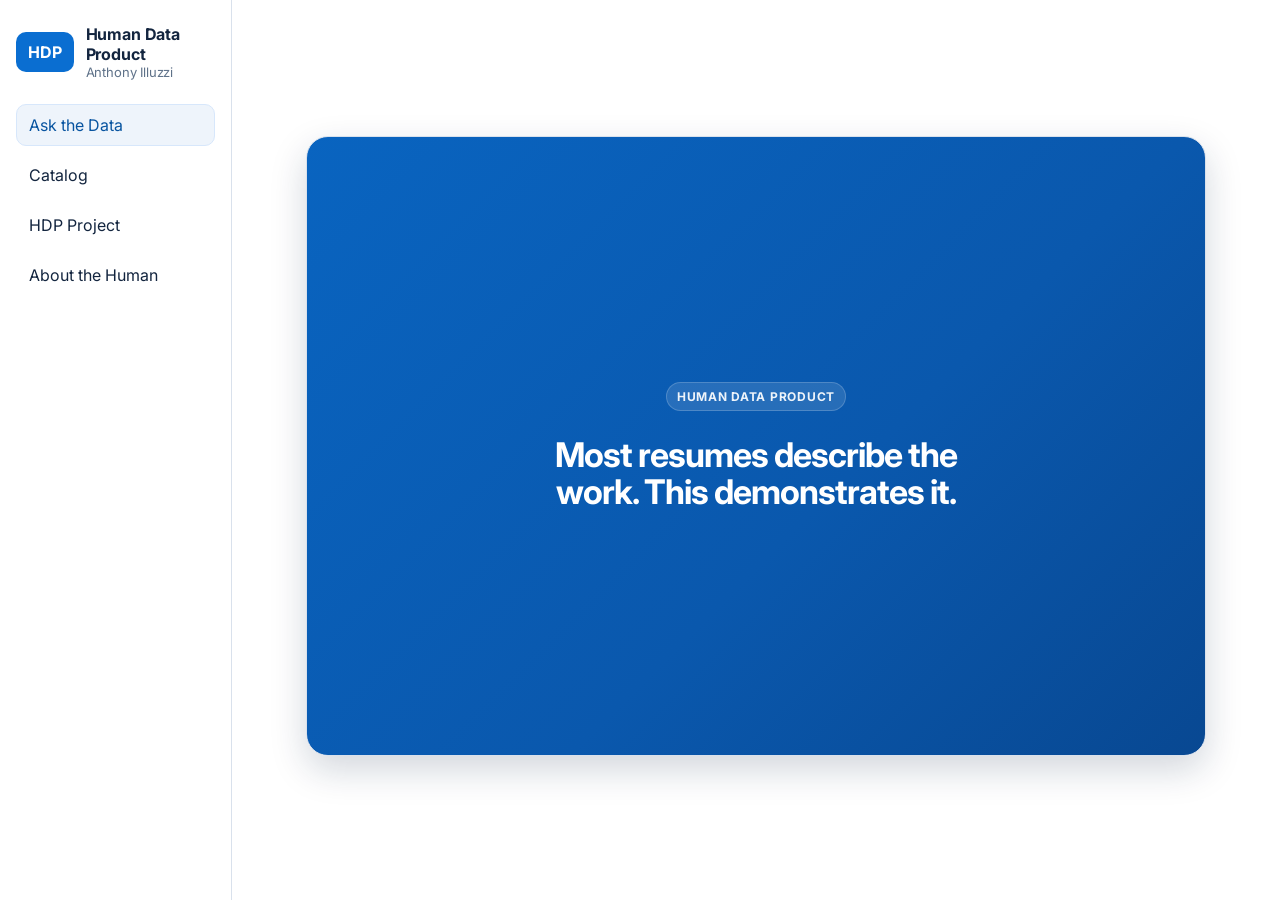
<file: frontend/index.html>
<!DOCTYPE html>
<html lang="en">
<head>
  <meta charset="UTF-8" />
  <meta name="viewport" content="width=device-width, initial-scale=1, viewport-fit=cover" />
  <title>Human Data Product</title>
  <script>
  document.documentElement.classList.add("hdp-ai-boot");
  </script>
  <link rel="stylesheet" href="styles.css" />
  <link rel="stylesheet" href="capability-insights.css" />
  <script src="https://cdn.plot.ly/plotly-2.35.2.min.js"></script>
  <!-- Google tag (gtag.js) -->
<script async src="https://www.googletagmanager.com/gtag/js?id=G-NDMHNV4QGX"></script>
<script>
  window.dataLayer = window.dataLayer || [];
  function gtag(){dataLayer.push(arguments);}

  const urlParams = new URLSearchParams(window.location.search);

  if (urlParams.get("internal") === "true") {
    localStorage.setItem("is_internal", "true");
  } else if (urlParams.get("internal") === "false") {
    localStorage.setItem("is_internal", "false");
  }

  const isInternalUser = localStorage.getItem("is_internal") === "true";

  gtag("js", new Date());
  gtag("config", "G-NDMHNV4QGX", {
    user_properties: {
      is_internal: isInternalUser ? "true" : "false"
    }
  });
</script>
</head>
<body class="ai-mode">
	<header id="mobile-shell-header" class="mobile-shell-header hidden" aria-label="Mobile navigation">
	  <button
	    id="mobile-nav-open"
	    class="mobile-shell-icon-btn"
	    type="button"
	    aria-label="Open navigation"
	    aria-controls="mobile-nav-drawer"
	    aria-expanded="false"
	  >
	    <span class="mobile-hamburger" aria-hidden="true">
	      <span></span><span></span><span></span>
	    </span>
	  </button>
	
	  <div class="mobile-shell-brand">
	    <button
	      id="mobile-shell-home"
	      class="mobile-shell-home"
	      type="button"
	      aria-label="Return to catalog"
	    >
	      <span class="mobile-shell-brand-badge">HDP</span>
	    </button>
	  </div>
	</header>
	
	<div id="mobile-nav-drawer" class="mobile-nav-drawer hidden" aria-hidden="true">
	  <div id="mobile-nav-backdrop" class="mobile-nav-backdrop"></div>
	
	  <aside class="mobile-nav-panel" role="dialog" aria-modal="true" aria-label="Site navigation">
	    <div class="mobile-nav-panel-header">
	      <div class="sidebar-brand">
	        <div class="brand-badge">HDP</div>
	        <div>
	          <div class="sidebar-title">Human Data Product</div>
			  <div id="mobile-nav-subtitle" class="sidebar-subtitle">Catalog</div>
	        </div>
	      </div>
	
	      <button
	        id="mobile-nav-close"
	        class="modal-close"
	        type="button"
	        aria-label="Close navigation"
	      >
	        ×
	      </button>
	    </div>
	
	    <div class="mobile-nav-panel-body">
	      <div id="mobile-nav-catalog-group" class="mobile-nav-group">
		    <button class="nav-btn mobile-nav-link active" type="button" data-mobile-nav-target="ai-page">Ask the Data</button>
		    <button class="nav-btn mobile-nav-link" type="button" data-mobile-nav-target="catalog-page">Catalog</button>
		    <button class="nav-btn mobile-nav-link" type="button" data-modal-target="about-modal">HDP Project</button>
		    <button class="nav-btn mobile-nav-link" type="button" data-modal-target="contact-modal">About the Human</button>
		  </div>
	
	      <div id="mobile-nav-product-group" class="mobile-nav-group hidden">
	        <button class="nav-btn mobile-nav-link" type="button" data-panel="overview-panel">Overview</button>
	        <button class="nav-btn mobile-nav-link" type="button" data-panel="insights-panel">Insights</button>
	        <button class="nav-btn mobile-nav-link" type="button" data-panel="sql-panel">SQL Query</button>
	        <button class="nav-btn mobile-nav-link" type="button" data-panel="api-panel">API Access</button>
	        <button class="nav-btn mobile-nav-link" type="button" data-modal-target="contact-modal">About the Human</button>
	        <button id="mobile-back-to-catalog-btn" class="btn-secondary full-width" type="button">Back to Catalog</button>
	      </div>
	    </div>
	  </aside>
	</div>
  <!-- Landing / Catalog Page -->
  <section id="catalog-page" class="page-shell hidden">
    <div class="landing-layout">
      <aside class="landing-sidebar">
        <div class="landing-brand">
          <div class="brand-badge">HDP</div>
          <div>
            <div class="landing-title">Human Data Product</div>
            <div class="landing-subtitle">Catalog</div>
          </div>
        </div>

        <nav class="landing-nav">
		  <button id="ask-data-btn" class="landing-link landing-link-button" type="button">Ask the Data</button>
		  <a href="#definition-section" class="landing-link active-link">Catalog</a>
		  <button class="landing-link landing-link-button" data-modal-target="about-modal">HDP Project</button>
		  <button class="landing-link landing-link-button" data-modal-target="contact-modal">About the Human</button>
		</nav>
      </aside>

      <main class="landing-content">
<section id="landing-hero" class="landing-hero">
  <div class="landing-hero-text">
    <div class="hero-eyebrow">Human Data Product</div>

    <h1>This isn’t a resume. It’s a working data product.</h1>

    <p class="hero-lead">
      Built to demonstrate how professional data can be structured, explored,
      and turned into insight, exactly like modern data platforms.
    </p>
	<p class="hero-value-line">
  	  This is what I do. I design user-friendly systems that bring structure to complex data and support better decision-making.
	</p>
  </div>

  <div class="landing-hero-image">
    <img
      src="assets/data_flow.png"
      alt="Flowing data particles representing structured information and insight"
    />
  </div>
</section>

<section id="definition-section">
  <div class="definition-catalog-grid">
    <div class="catalog-section-card catalog-section-card-highlight">
      <div class="section-header compact-header">
        <div class="catalog-heading-row">
          <div class="catalog-heading-title">
			  <div class="catalog-heading-inline">
			    <h2>Data Product Catalog</h2>
			
			    <span class="insight-help catalog-definition-help">
			      <button
			        id="catalog-definition-help-button"
			        class="insight-help-button"
			        type="button"
			        aria-label="What is a data product?"
			        aria-expanded="false"
			        aria-controls="catalog-definition-help-popover"
			      >
			        ?
			      </button>
			
			      <div
			        id="catalog-definition-help-popover"
			        class="insight-help-popover"
			        role="dialog"
			        aria-hidden="true"
			        aria-labelledby="catalog-definition-help-title"
			      >
			        <p id="catalog-definition-help-title" class="insight-help-title">What is a Data Product?</p>
			        <div class="insight-help-body">
			          <p>
			            A data product is a curated, reusable, and governed data asset derived from fragmented sources.
			          </p>
			          <p>
			            It combines data, access paths, semantic context, metadata, transformations, and documentation to enable reliable, discoverable, and actionable insights.
			          </p>
			        </div>
			      </div>
			    </span>
			  </div>
			</div>

          <p>Browse available data products and open a product workspace.</p>
        </div>
      </div>

      <div class="catalog-grid">
        <article class="product-tile active">
          <div class="tile-top">
            <span class="tile-type">Data Product</span>
            <span class="status-pill">
              <span class="status-dot"></span> ACTIVE
            </span>
          </div>

          <div class="tile-content">
            <h2>Anthony Illuzzi</h2>

            <p class="product-summary">
              A working portfolio demonstration that models professional experience as a
              consumable data product with structured entities, API interfaces, guided query
              exploration, and derived analytical insights.
            </p>

            <p class="product-summary secondary">
              Designed to showcase data architecture, platform thinking, and human-centered
              data product design through a real interactive system.
            </p>
          </div>

          <div class="tile-footer">
            <span id="catalog-version-text">Version 1.0.0</span>
            <button id="open-product-btn" class="btn-primary">Open Product</button>
          </div>
        </article>

        <article class="product-tile future">
          <div class="tile-top">
            <span class="tile-type">Data Product</span>
            <span class="status-pill muted">
			  <span class="status-dot"></span> FUTURE
			</span>
          </div>

          <div class="tile-content">
            <h2>Cognitive Profile</h2>

            <p class="product-summary">
              Structured model of decision-making and behavioral tendencies.
            </p>
          </div>

          <div class="tile-footer tile-footer-future">
            <button class="btn-primary btn-disabled" type="button" disabled aria-disabled="true">
              Open Product
            </button>
          </div>
        </article>
      </div>
    </div>

    <aside class="definition-card human-context-card">
	  <div class="human-context-shell">
	    <div class="human-context-rotator">
	      <div class="human-context-header">
	        <div class="human-context-title-wrap">
	          <p id="landing-context-kicker" class="section-kicker human-context-kicker"></p>
	          <h2 id="landing-context-title" class="human-context-title"></h2>
	        </div>
	      </div>
	
	      <div class="human-context-body">
	        <p id="landing-context-summary" class="human-context-summary"></p>
	        <div id="landing-context-chips" class="human-context-chips"></div>
	      </div>
	
	      <div class="human-context-footer">
	        <button
	          id="landing-context-prev"
	          class="human-context-nav"
	          type="button"
	          aria-label="Show previous context tile"
	        >
	          ‹
	        </button>
	
	        <button
	          id="landing-context-next"
	          class="human-context-nav"
	          type="button"
	          aria-label="Show next context tile"
	        >
	          ›
	        </button>
	      </div>
	    </div>
	  </div>
	
	  <div class="human-context-actions">
	    <button class="btn-secondary human-context-btn" data-modal-target="contact-modal">
	      Learn more about Anthony
	    </button>
	  </div>
	</aside>
  </div>
</section>

      </main>
  </div>
</section>

<!-- Landing Modals -->
<div id="about-modal" class="modal-overlay hidden">
  <div class="modal-card modal-card-about">
    <div class="modal-header modal-header-about">
      <div class="modal-header-copy">
        <h2>About HDP Project</h2>
      </div>
      <button class="modal-close" data-close-modal="about-modal" aria-label="Close About HDP Project modal">×</button>
    </div>

    <div class="modal-body modal-body-about">
      <div class="about-modal-content">
        <p class="about-modal-intro">
          A traditional resume is static, fragmented, and difficult to interrogate. This project explores a different idea:
        </p>

        <p class="about-modal-question">
          What if my professional experience was treated as structured data, designed to be discoverable and explored via insights?
        </p>

        <div class="about-modal-divider"></div>

        <p class="about-modal-body-text">
          The Human Data Product transforms my career history into a <strong>curated, governed dataset</strong> with defined access methods and analytical capabilities. This enables a deeper understanding of the individual than a resume can offer.
        </p>

        <p class="about-modal-body-text">
          This project was also built to demonstrate data product thinking across modeling, transformation, API exposure, documentation, analytics, opportunity targeting, and frontend consumption with the consumer in mind.
        </p>

        <div class="about-modal-action-block">
          <p class="about-modal-action-label">Take a look under the hood:</p>
          <a
			  class="btn-primary link-btn about-modal-action-btn"
			  href="https://github.com/AnthonyIlluzzi/Human-Data-Product"
			  target="_blank"
			  rel="noopener noreferrer"
			  id="github-repo-link"
			  data-github-location="repo"
			>
			  View GitHub Repository
			</a>
        </div>
      </div>
    </div>
  </div>
</div>

<div id="contact-modal" class="modal-overlay hidden">
  <div class="modal-card contact-modal-card">
    <div class="modal-header">
      <h2>The Human Behind the Data</h2>
      <button class="modal-close" data-close-modal="contact-modal">×</button>
    </div>
    <div class="modal-body">
      <div class="contact-modal-layout">
        <div class="card compact-card modal-inner-card modal-human-card">
          <div class="section-heading">
            <h3>About the Human</h3>
          </div>

          <p>
            Anthony lives in the Chicago area with his fiancé and his two sons, (3) and (1).
          </p>

          <p>
            Professionally, Anthony works as a data and analytics architect focused on turning complex systems into structured, scalable platforms.
            Outside of work, he enjoys getting outdoors with his family, trying new local restaurants, watching hockey,
            learning new ideas, and exploring creative ways to integrate technology with the human experience.
          </p>

          <div class="human-context-chips">
            <span class="tag-chip human-context-chip">Father</span>
            <span class="tag-chip human-context-chip">Foodie</span>
            <span class="tag-chip human-context-chip">Curious Builder</span>
          </div>
        </div>

        <div class="card compact-card modal-inner-card contact-info-card">
          <div class="section-heading">
            <h3>Let's Connect</h3>
          </div>

          <div class="contact-intro">
            <p>
              Contact me directly or share feedback using the channels below.
            </p>
          </div>

          <div id="landing-contact-list" class="contact-detail-list">
            <div class="contact-detail-item">Loading contact information...</div>
          </div>
        </div>

        <div class="card compact-card modal-inner-card modal-actions-card">
          <div class="section-heading">
            <h3>Actions</h3>
          </div>

          <div class="button-column">
  <a
	  class="btn-primary link-btn"
	  href="assets/Anthony-Illuzzi-Enterprise-Data-Platform-Strategy.pdf"
	  id="resume-link"
	  data-github-location="resume"
	  target="_blank"
	  rel="noopener noreferrer"
	>
	  Download Resume
	</a>
</div>
        </div>
      </div>
    </div>
  </div>
</div>

<div id="data-lineage-modal" class="modal-overlay hidden">
  <div class="modal-card data-lineage-modal-card">
    <div class="modal-header">
      <div class="modal-header-copy">
        <h2>Data Lineage & Transformation Flow</h2>
      </div>
      <button class="modal-close" data-close-modal="data-lineage-modal" aria-label="Close data lineage modal">×</button>
    </div>

    <div class="modal-body data-lineage-modal-body">
      <p class="data-lineage-intro">
        This product transforms raw professional evidence into standardized entities and governed analytical structures to support querying, insights, and AI grounding.
      </p>

      <div class="lineage-stage-grid" aria-label="Medallion-style data transformation flow">
		  <div class="lineage-stage lineage-stage-bronze">
		    <span class="lineage-stage-label">Bronze</span>
		    <h3>Source Capture</h3>
		    <p>Professional source material is collected from resume content, project history, feedback, certifications, and work examples.</p>
		  </div>
		
		  <div class="lineage-flow-chevron" aria-hidden="true">›</div>
		
		  <div class="lineage-stage lineage-stage-silver">
		    <span class="lineage-stage-label">Silver</span>
		    <h3>Semantic Normalization</h3>
		    <p>Evidence is deduplicated, standardized, mapped to consistent entities, and aligned to meaningful taxonomy terms.</p>
		  </div>
		
		  <div class="lineage-flow-chevron" aria-hidden="true">›</div>
		
		  <div class="lineage-stage lineage-stage-gold">
		    <span class="lineage-stage-label">Gold</span>
		    <h3>Curated Product Layer</h3>
		    <p>Normalized records are serialized into a curated JSON semantic source layer prepared for repeatable ingestion.</p>
		  </div>
		
		  <div class="lineage-flow-chevron" aria-hidden="true">›</div>
		
		  <div class="lineage-stage lineage-stage-serving">
		    <span class="lineage-stage-label">Serving</span>
		    <h3>Consumption Layer</h3>
		    <p>Structured data is loaded into SQLite and exposed through APIs, SQL access, insights, visualizations, and AI grounding.</p>
		  </div>
		</div>

      <details class="lineage-example">
        <summary>Show transformation example</summary>
        <div class="lineage-example-grid">
          <div class="lineage-example-card lineage-example-card-bronze">
			  <h4>Source Material</h4>
			  <p>Feedback references clear communication, collaboration, and responsiveness across professional work.</p>
			</div>
			
			<div class="lineage-example-card lineage-example-card-silver">
			  <h4>Normalized Themes</h4>
			  <p>Repeated language is grouped into standardized themes such as collaboration, communication, and responsiveness.</p>
			</div>
			
			<div class="lineage-example-card lineage-example-card-gold">
			  <h4>Structured Product Record</h4>
			  <p>Themes become structured, queryable records that support insights, relationship exploration, and AI grounding.</p>
			</div>
        </div>
      </details>

      <div class="lineage-principles">
        <h3>Transformation Principles</h3>
        <ul>
          <li>Preserve meaning</li>
          <li>Reduce duplication</li>
          <li>Maintain traceability</li>
          <li>Enable querying and reuse</li>
        </ul>
      </div>
    </div>
  </div>
</div>

  <!-- Product Page -->
  <section id="product-page" class="page-shell hidden">
    <aside class="sidebar">
      <div class="sidebar-brand">
        <div class="brand-badge">HDP</div>
        <div>
          <div class="sidebar-title">Human Data Product</div>
          <div class="sidebar-subtitle">Workspace</div>
        </div>
      </div>

      <nav class="side-nav">
	    <button class="nav-btn active" data-panel="overview-panel">Overview</button>
	    <button class="nav-btn" data-panel="insights-panel">Insights</button>
	    <button class="nav-btn" data-panel="sql-panel">SQL Query</button>
	    <button class="nav-btn" data-panel="api-panel">API Access</button>
	    <button class="nav-btn nav-modal-btn" data-modal-target="contact-modal">About the Human</button>
	  </nav>

      <div class="sidebar-footer">
        <button id="back-to-catalog-btn" class="btn-secondary full-width">Back to Catalog</button>
      </div>
    </aside>

    <main class="workspace">
      <!-- Overview Panel -->
      <section id="overview-panel" class="workspace-panel active">
        <div class="panel-header">
          <h1>Data Product Overview</h1>
          <p>Product metadata, current state, and high-level identity.</p>
        </div>

        <div class="overview-layout">
          <div class="overview-main">
                        <div class="card hero-card hero-card-with-photo">
              <div class="hero-copy">
                <h2 id="product-owner">Loading owner...</h2>
                <p id="product-specialization" class="hero-subtext">Loading specialization...</p>
                <p class="hero-description">
                  This workspace presents the Human Data Product as a real consumable
				  asset: queryable through SQL, extractable through API, interpretable
				  through derived analytics, and aligned to future opportunities.
                </p>
              </div>

              <div class="hero-profile">
                <img
                  src="assets/AI_Headshot_white_recent.jpg"
                  alt="Anthony Illuzzi headshot"
                  class="profile-photo"
                />
              </div>
            </div>

                        <div class="card compact-card section-card">
              <div class="section-heading">
                <h3>Description</h3>
              </div>

			  <p>
				The Human Data Product is a structured representation of Anthony
				Illuzzi’s professional experience, designed to demonstrate data
				product thinking across modeling, transformation, API exposure,
				analytics, future-role targeting, and frontend consumption.
			  </p>
			</div>

<div class="card compact-card pipeline-visual-card pipeline-visual-card-full">
  <div class="section-heading">
    <h3>Product Architecture</h3>
    <p class="section-subtext">
      High-level flow of how curated semantic data is transformed into a consumable workspace.
    </p>
  </div>

  <div class="pipeline-visual-frame architecture-flow">
	  <div class="architecture-stage">
	    <div class="architecture-icon-box" aria-hidden="true">
	      <svg viewBox="0 0 24 24" class="architecture-icon" fill="none" stroke="currentColor" stroke-width="1.9" stroke-linecap="round" stroke-linejoin="round">
	        <ellipse cx="12" cy="5" rx="6.5" ry="2.5"></ellipse>
	        <path d="M5.5 5v6c0 1.4 2.9 2.5 6.5 2.5s6.5-1.1 6.5-2.5V5"></path>
	        <path d="M5.5 11v6c0 1.4 2.9 2.5 6.5 2.5s6.5-1.1 6.5-2.5v-6"></path>
	      </svg>
	    </div>
	    <div class="architecture-stage-body">
	      <h4>Curated Dataset</h4>
	      <p>Semantic source layer</p>
	      <button
	        class="architecture-lineage-link"
	        type="button"
	        data-modal-target="data-lineage-modal"
	        title="See how professional source material is transformed into a governed data product."
	      >
	        View lineage
	      </button>
	    </div>
	  </div>
	
	  <div class="architecture-flow-arrow" aria-hidden="true">
	    <span class="architecture-chevron">›</span>
	  </div>
	
	  <div class="architecture-stage">
	    <div class="architecture-icon-box" aria-hidden="true">
	      <svg viewBox="0 0 24 24" class="architecture-icon" fill="none" stroke="currentColor" stroke-width="1.9" stroke-linecap="round" stroke-linejoin="round">
	        <path d="M4.5 7.5h15"></path>
	        <path d="M4.5 12h15"></path>
	        <path d="M4.5 16.5h15"></path>
	        <rect x="3.5" y="5" width="17" height="14" rx="2.5"></rect>
	      </svg>
	    </div>
	    <div class="architecture-stage-body architecture-stage-body-spacer">
	      <h4>SQLite Model</h4>
	      <p>Structured storage</p>
	    </div>
	  </div>
	
	  <div class="architecture-flow-arrow" aria-hidden="true">
	    <span class="architecture-chevron">›</span>
	  </div>
	
	  <div class="architecture-stage">
	    <div class="architecture-icon-box" aria-hidden="true">
	      <svg viewBox="0 0 24 24" class="architecture-icon" fill="none" stroke="currentColor" stroke-width="1.9" stroke-linecap="round" stroke-linejoin="round">
	        <rect x="4" y="5" width="16" height="14" rx="2.5"></rect>
	        <path d="M8 9h8"></path>
	        <path d="M8 12h5"></path>
	        <path d="M8 15h8"></path>
	      </svg>
	    </div>
	    <div class="architecture-stage-body architecture-stage-body-spacer">
	      <h4>Access Layer</h4>
	      <p>FastAPI + SQL access</p>
	    </div>
	  </div>
	
	  <div class="architecture-flow-arrow" aria-hidden="true">
	    <span class="architecture-chevron">›</span>
	  </div>
	
	  <div class="architecture-stage">
	    <div class="architecture-icon-box" aria-hidden="true">
	      <svg viewBox="0 0 24 24" class="architecture-icon" fill="none" stroke="currentColor" stroke-width="1.9" stroke-linecap="round" stroke-linejoin="round">
	        <path d="M5 18V9"></path>
	        <path d="M10 18V6"></path>
	        <path d="M15 18v-4"></path>
	        <path d="M20 18V11"></path>
	      </svg>
	    </div>
	    <div class="architecture-stage-body architecture-stage-body-spacer">
	      <h4>Derived Insights</h4>
	      <p>Analytics + interpretation</p>
	    </div>
	  </div>
	
	  <div class="architecture-flow-arrow" aria-hidden="true">
	    <span class="architecture-chevron">›</span>
	  </div>
	
	  <div class="architecture-stage">
	    <div class="architecture-icon-box" aria-hidden="true">
	      <svg viewBox="0 0 24 24" class="architecture-icon" fill="none" stroke="currentColor" stroke-width="1.9" stroke-linecap="round" stroke-linejoin="round">
	        <rect x="4" y="5" width="16" height="11" rx="2.5"></rect>
	        <path d="M9 19h6"></path>
	        <path d="M12 16v3"></path>
	      </svg>
	    </div>
	    <div class="architecture-stage-body architecture-stage-body-spacer">
	      <h4>Frontend Workspace</h4>
	      <p>SQL, API, insights</p>
	    </div>
	  </div>
	</div>

  <p class="pipeline-visual-caption">
    Illustrates how structured professional data is modeled, exposed, and consumed as a Data Product.
  </p>
</div>

                        <div class="card compact-card tags-card section-card">
  <div class="section-heading">
    <h3>Professional Tags</h3>
  </div>

  <div class="tag-section">
    <div class="tag-subheading">Core Focus Areas</div>
    <div id="focus-area-list" class="tag-list">
      <span class="tag-chip">Loading focus areas...</span>
    </div>
  </div>
</div>

<div class="card compact-card section-card">
  <div class="section-heading">
    <h3>Output Ports</h3>
    <p class="section-subtext">Interact with the data product through its available access ports.</p>
  </div>

  <div class="output-port-grid">
    <button class="port-card-mini interactive-port" data-panel-target="insights-panel" data-tab-target="visualizations-tab">
      <strong>Insights</strong>
      <p>Explore analytical views and data-derived patterns.</p>
    </button>

    <button class="port-card-mini interactive-port" data-panel-target="sql-panel">
      <strong>SQL</strong>
      <p>Query curated structures through read-only SQL.</p>
    </button>

    <button class="port-card-mini interactive-port" data-panel-target="api-panel">
      <strong>API</strong>
      <p>Consume raw and derived data through REST endpoints.</p>
    </button>
  </div>
</div>
          </div>

                    <aside class="overview-side">
            <div class="card metadata-card metadata-card-compact section-card">
              <div class="section-heading">
                <h3>Product Metadata</h3>
              </div>

              <div class="metadata-grid">
				  <div class="meta-row">
				    <span>Status</span>
				    <strong>
				      <span id="meta-status" class="status-pill">
				        <span class="status-dot"></span>Loading...
				      </span>
				    </strong>
				  </div>
				
				  <div class="meta-row">
				    <span>Type</span>
				    <strong>
				      <span id="meta-type" class="meta-value">Loading...</span>
				    </strong>
				  </div>
				
				  <div class="meta-row">
				    <span>Version</span>
				    <strong>
				      <span id="meta-version" class="meta-value">Loading...</span>
				    </strong>
				  </div>
				
				  <div class="meta-row">
				    <span>Last Pipeline Refresh</span>
				    <strong>
				      <span id="meta-refresh" class="meta-value">Loading...</span>
				    </strong>
				  </div>
				
				  <div class="meta-row">
				    <span>Owner</span>
				    <strong>
				      <span id="meta-owner" class="meta-value">Loading...</span>
				    </strong>
				  </div>
				
				  <div class="meta-row">
				    <span>Experience Records</span>
				    <strong>
				      <span id="meta-experience-count" class="meta-value">Loading...</span>
				    </strong>
				  </div>
				
				  <div class="meta-row">
				    <span>Projects</span>
				    <strong>
				      <span id="meta-project-count" class="meta-value">Loading...</span>
				    </strong>
				  </div>
				
				  <div class="meta-row">
				    <span>Skills</span>
				    <strong>
				      <span id="meta-skill-count" class="meta-value">Loading...</span>
				    </strong>
				  </div>
				</div>
            </div>

            <div class="card metadata-card metadata-card-compact section-card">
              <div class="section-heading">
                <h3>Operational Health</h3>
              </div>

              <div class="health-grid">
				  <div class="health-row">
				    <span>Schema Validation</span>
				    <span id="health-schema" class="status-pill">
				      <span class="status-dot"></span>Loading...
				    </span>
				  </div>
				
				  <div class="health-row">
				    <span>Query Engine</span>
				    <span id="health-query" class="status-pill">
				      <span class="status-dot"></span>Loading...
				    </span>
				  </div>
				
				  <div class="health-row">
				    <span>API Status</span>
				    <span id="health-api" class="status-pill">
				      <span class="status-dot"></span>Loading...
				    </span>
				  </div>
				</div>
            </div>

<div class="card compact-card section-card documentation-card-sidebar">
  <div class="section-heading">
    <h3>Documentation Hub</h3>
  </div>

  <div class="documentation-links">

	  <a
	    class="doc-link-btn"
	    href="documentation/human_data_product_contract.html"
		data-doc-type="data_contract"
	    target="_blank"
	    rel="noopener noreferrer"
	  >
	    <svg viewBox="0 0 24 24" class="doc-link-icon" fill="none" stroke="currentColor" stroke-width="1.8" stroke-linecap="round" stroke-linejoin="round" aria-hidden="true">
	      <path d="M14 3H7a2 2 0 0 0-2 2v14a2 2 0 0 0 2 2h10a2 2 0 0 0 2-2V8z"></path>
	      <path d="M14 3v5h5"></path>
	      <path d="M9 13h6"></path>
	      <path d="M9 17h4"></path>
	    </svg>
	    <span>View Data Contract</span>
	  </a>
	
	  <a
	    class="doc-link-btn"
	    href="documentation/hdp_schema.html"
		data-doc-type="schema"
	    target="_blank"
	    rel="noopener noreferrer"
	  >
	    <svg viewBox="0 0 24 24" class="doc-link-icon" fill="none" stroke="currentColor" stroke-width="1.8" stroke-linecap="round" stroke-linejoin="round" aria-hidden="true">
	      <path d="M14 3H7a2 2 0 0 0-2 2v14a2 2 0 0 0 2 2h10a2 2 0 0 0 2-2V8z"></path>
	      <path d="M14 3v5h5"></path>
	      <path d="M9 13h6"></path>
	      <path d="M9 17h4"></path>
	    </svg>
	    <span>Explore Schema</span>
	  </a>
	
	  <a
	    class="doc-link-btn"
	    href="documentation/hdp_api_specs.html"
		data-doc-type="api_specs"
	    target="_blank"
	    rel="noopener noreferrer"
	  >
	    <svg viewBox="0 0 24 24" class="doc-link-icon" fill="none" stroke="currentColor" stroke-width="1.8" stroke-linecap="round" stroke-linejoin="round" aria-hidden="true">
	      <path d="M14 3H7a2 2 0 0 0-2 2v14a2 2 0 0 0 2 2h10a2 2 0 0 0 2-2V8z"></path>
	      <path d="M14 3v5h5"></path>
	      <path d="M9 13h6"></path>
	      <path d="M9 17h4"></path>
	    </svg>
	    <span>View API Specs</span>
	  </a>
	
	</div>
</div>
          </aside>
</div>
</section>

      <!-- SQL Panel -->
      <section id="sql-panel" class="workspace-panel">
        <div class="panel-header">
          <h1>SQL Workspace</h1>
          <p>Guided query exploration for the Human Data Product.</p>
        </div>

                <div class="card compact-card section-card">
  <div class="section-heading">
    <h3>Simple Query Tool</h3>
  </div>
  <p>
    Run guided read-only SQL queries against the local Human Data Product database.
    Starter queries can be loaded below and edited directly. Only SELECT / WITH queries are allowed.
  </p>

  <textarea id="sql-editor" class="code-box" rows="8"></textarea>

  <div class="sql-shortcuts sql-shortcuts-matrix">
    <div class="sql-row">
      <div class="sql-category">Core Data</div>
      <div class="sql-buttons">
        <button
          class="sql-template-btn"
          data-sql="SELECT experience_id, company, role, start_date, end_date, domain
FROM experience
ORDER BY sort_order;"
        >
          Experiences
        </button>

        <button
          class="sql-template-btn"
          data-sql="SELECT project_id, name, domain, experience_id
FROM project
ORDER BY project_id;"
        >
          Projects
        </button>

        <button
  class="sql-template-btn"
  data-sql="SELECT
  s.skill_id,
  d.domain,
  s.skill_name,
  s.depth,
  s.experience,
  s.confidence
FROM skill s
JOIN skills_domain d
  ON s.domain_id = d.domain_id
ORDER BY d.sort_order, s.display_order, s.skill_name;"
>
  Skills
</button>
      </div>
    </div>

    <div class="sql-row">
      <div class="sql-category">Relationships</div>
      <div class="sql-buttons">
        <button
  class="sql-template-btn"
  data-sql="SELECT
  p.project_id,
  p.name,
  d.domain,
  s.skill_name,
  s.depth,
  s.experience,
  s.confidence
FROM project p
JOIN project_skill ps
  ON p.project_id = ps.project_id
JOIN skill s
  ON s.skill_id = ps.skill_id
JOIN skills_domain d
  ON s.domain_id = d.domain_id
ORDER BY p.project_id, d.sort_order, s.display_order, s.skill_name;"
>
  Project Skills
</button>

        <button
          class="sql-template-btn"
          data-sql="SELECT e.company, e.role, COUNT(p.project_id) AS project_count
FROM experience e
LEFT JOIN project p
  ON e.experience_id = p.experience_id
GROUP BY e.experience_id, e.company, e.role, e.sort_order
ORDER BY e.sort_order;"
        >
          Projects by Experience
        </button>
      </div>
    </div>

    <div class="sql-row">
      <div class="sql-category">Signals</div>
      <div class="sql-buttons">
        <button
          class="sql-template-btn"
          data-sql="SELECT dimension, category, value, priority
FROM role_preference
ORDER BY
  CASE priority
    WHEN 'high' THEN 1
    WHEN 'medium' THEN 2
    ELSE 3
  END,
  dimension,
  category,
  value;"
        >
          Role Preferences
        </button>

        <button
          class="sql-template-btn"
          data-sql="SELECT theme, COUNT(*) AS feedback_count
FROM feedback
GROUP BY theme
ORDER BY feedback_count DESC, theme;"
        >
          Feedback Themes
        </button>
      </div>
    </div>

    <div class="sql-row">
      <div class="sql-category">Portfolio</div>
      <div class="sql-buttons">
        <button
          class="sql-template-btn"
          data-sql="SELECT p.project_id, p.name, p.domain, p.link
FROM project p
JOIN experience e
  ON p.experience_id = e.experience_id
WHERE e.company = 'Personal'
ORDER BY p.project_id;"
        >
          Side Projects
        </button>

        <button
          class="sql-template-btn"
          data-sql="SELECT company, role, start_date
FROM experience
WHERE end_date IS NULL
ORDER BY
  CASE WHEN company = 'SAP' THEN 0 ELSE 1 END,
  start_date DESC
LIMIT 1;"
        >
          Current Role
        </button>
      </div>
    </div>
  </div>

  <div class="quick-actions">
    <button class="btn-primary" id="run-sql-btn">Submit</button>
	<button class="btn-secondary" id="clear-sql-btn" type="button">Clear</button>
  </div>
</div>

        <div class="card compact-card section-card">
		  <div class="section-heading">
		    <h3>Documentation</h3>
		  </div>
		
		  <div class="documentation-links">
		    <a
		      class="doc-link-btn"
		      href="documentation/hdp_schema.html"
			  data-doc-type="schema"
		      target="_blank"
		      rel="noopener noreferrer"
		    >
		      <svg viewBox="0 0 24 24" class="doc-link-icon" fill="none" stroke="currentColor" stroke-width="1.8" stroke-linecap="round" stroke-linejoin="round" aria-hidden="true">
		        <path d="M14 3H7a2 2 0 0 0-2 2v14a2 2 0 0 0 2 2h10a2 2 0 0 0 2-2V8z"></path>
		        <path d="M14 3v5h5"></path>
		        <path d="M9 13h6"></path>
		        <path d="M9 17h4"></path>
		      </svg>
		      <span>Explore Schema</span>
		    </a>
		  </div>
		</div>

        <div class="card compact-card section-card">
          <div class="section-heading">
            <h3>Query Result</h3>
          </div>
          <pre id="sql-output" class="output-box">Load a predefined query and submit.</pre>
        </div>
      </section>

      <!-- API Panel -->
      <section id="api-panel" class="workspace-panel">
        <div class="panel-header">
          <h1>API Workspace</h1>
          <p>Test raw and derived endpoints exposed by the Human Data Product API.</p>
        </div>

        <div class="card compact-card section-card">
          <div class="section-heading">
            <h3>Simple API Tool</h3>
          </div>
		  <p>
			Call REST endpoints exposed by the Human Data Product API. 
			Use the input field to execute requests or select a predefined endpoint below.
		  </p>

          <div class="api-input-row">
		    <div class="api-method">GET</div>
		    <input id="api-endpoint-input" type="text" value="/summary" />
		    <button class="btn-primary" id="call-api-btn" type="button">Execute</button>
		  </div>

<div class="api-shortcuts api-shortcuts-matrix">
  <div class="endpoint-row">
    <div class="endpoint-category">System</div>
    <div class="endpoint-buttons">
      <button class="endpoint-btn">/summary</button>
      <button class="endpoint-btn">/identity</button>
      <button class="endpoint-btn">/product-metadata</button>
    </div>
  </div>

  <div class="endpoint-row">
    <div class="endpoint-category">Core Data</div>
    <div class="endpoint-buttons">
      <button class="endpoint-btn">/experiences</button>
      <button class="endpoint-btn">/projects</button>
      <button class="endpoint-btn">/skills</button>
    </div>
  </div>

  <div class="endpoint-row">
    <div class="endpoint-category">Role Intelligence</div>
    <div class="endpoint-buttons">
      <button class="endpoint-btn">/target-opportunity</button>
      <button class="endpoint-btn">/role-preferences</button>
    </div>
  </div>

  <div class="endpoint-row">
    <div class="endpoint-category">Analytics</div>
    <div class="endpoint-buttons">
      <button class="endpoint-btn">/analytics/career-timeline</button>
      <button class="endpoint-btn">/analytics/skill-cooccurrence?limit=6</button>
      <button class="endpoint-btn">/analytics/projects-by-experience</button>
      <button class="endpoint-btn">/analytics/feedback-themes</button>
    </div>
  </div>
</div>
        </div>

        <div class="card compact-card section-card">
		  <div class="section-heading">
		    <h3>Documentation</h3>
		  </div>
		
		  <div class="documentation-links">
		    <a
		      class="doc-link-btn"
		      href="documentation/hdp_api_specs.html"
			  data-doc-type="api_specs"
		      target="_blank"
		      rel="noopener noreferrer"
		    >
		      <svg viewBox="0 0 24 24" class="doc-link-icon" fill="none" stroke="currentColor" stroke-width="1.8" stroke-linecap="round" stroke-linejoin="round" aria-hidden="true">
		        <path d="M14 3H7a2 2 0 0 0-2 2v14a2 2 0 0 0 2 2h10a2 2 0 0 0 2-2V8z"></path>
		        <path d="M14 3v5h5"></path>
		        <path d="M9 13h6"></path>
		        <path d="M9 17h4"></path>
		      </svg>
		      <span>View API Specs</span>
		    </a>
		  </div>
		</div>

        <div class="card compact-card section-card">
          <div class="section-heading">
            <h3>API Response</h3>
          </div>
          <pre id="api-output" class="output-box">Execute an endpoint to populate this area.</pre>
        </div>
      </section>

            <!-- Insights Panel -->
      <section id="insights-panel" class="workspace-panel">
  <div class="panel-header">
    <h1>Insights Workspace</h1>
    <p>Data-derived patterns and forward-looking fit grounded in structured experience data.</p>
  </div>

  <div id="mobile-insights-entry-overlay" class="mobile-insights-entry-overlay hidden" aria-hidden="true">
	  <div id="mobile-insights-entry-backdrop" class="mobile-insights-entry-backdrop"></div>
	
	  <div class="mobile-insights-entry-card" role="dialog" aria-modal="true" aria-labelledby="mobile-insights-entry-title">
	    <button
	      id="mobile-insights-entry-close"
	      class="modal-close mobile-insights-entry-close"
	      type="button"
	      aria-label="Close mobile insights message"
	    >
	      ×
	    </button>
	
	    <p class="orientation-overlay-eyebrow">Mobile Experience</p>
	    <h2 id="mobile-insights-entry-title">Best experienced on desktop due to interactivity</h2>
	    <p>
	      Insights is designed for a richer interactive experience on larger screens. You can still continue on mobile using a simplified view.
	    </p>
	
	    <button id="mobile-insights-entry-proceed" class="btn-primary" type="button">
	      Proceed
	    </button>
	  </div>
	</div>

  <div class="tabs insights-tabs">
    <button class="tab-btn active" data-tab="visualizations-tab">
      <span class="tab-btn-line">Value</span>
      <span class="tab-btn-line">Insights</span>
  </button>
    <button class="tab-btn" data-tab="capability-insights-tab">
      <span class="tab-btn-line">Capability</span>
      <span class="tab-btn-line">Insights</span>
  </button>
    <button class="tab-btn" data-tab="next-opportunity-tab">
      <span class="tab-btn-line">Opportunity</span>
      <span class="tab-btn-line">Insights</span>
  </button>
  </div>

  <div id="visualizations-tab" class="tab-panel active">
	<div id="value-insights-mobile-stack" class="mobile-insights-stack" aria-hidden="true"></div>
    <div class="insights-dashboard-page">
      <!-- Row 1 -->
      <div class="insights-dashboard-row insights-dashboard-row--wide-left">
        <div class="card compact-card insight-surface-card">
          <div class="viz-card-header">
            <h3>Where Value Is Created</h3>
            <p class="viz-card-subtitle">Distribution of work across solution, problem, and system layers.</p>
          </div>

          <div class="insight-toggle-row" id="value-distribution-toggle-row">
            <button class="insight-toggle-btn active" data-distribution-dimension="solution_type">Solution Approach</button>
            <button class="insight-toggle-btn" data-distribution-dimension="problem_type">Problem Type</button>
            <button class="insight-toggle-btn" data-distribution-dimension="system_layer">System Layer</button>
          </div>

          <div id="value-distribution-chart" class="distribution-bar-shell"></div>
          <div id="value-distribution-legend" class="distribution-legend-shell"></div>
          <div id="value-distribution-context" class="distribution-context-line"></div>
        </div>

        <aside class="card compact-card insight-observed-card">
		  <div class="insight-observed-eyebrow">Derived Insights</div>
		
		  <div class="insight-observed-title-row">
		    <h3 id="value-distribution-observed-title">Loading…</h3>
		
		    <div class="insight-help">
		      <button
		        id="value-distribution-help-button"
		        class="insight-help-button"
		        type="button"
		        aria-label="How this was calculated"
		        aria-expanded="false"
		        aria-controls="value-distribution-help-popover"
		      >
		        ?
		      </button>
		
		      <div
		        id="value-distribution-help-popover"
		        class="insight-help-popover"
		        role="dialog"
		        aria-hidden="true"
		      >
		        <p class="insight-help-title">How this was calculated</p>
		        <div id="value-distribution-derivation" class="insight-help-body">
		          Loading derivation details…
		        </div>
		      </div>
		    </div>
		  </div>
		
		  <div id="value-distribution-observed-copy" class="insight-observed-copy">
		    Loading value distribution insight…
		  </div>
		</aside>
      </div>

      <!-- Row 2 -->
      <div class="insights-dashboard-row insights-dashboard-row--wide-right">
        <aside class="card compact-card insight-observed-card insight-observed-card--numbered">
		  <div class="insight-observed-eyebrow">Derived Insights</div>
		
		  <div class="insight-observed-title-row">
		    <h3>How Value Is Delivered</h3>
		
		    <div class="insight-help">
		      <button
		        id="value-delivery-help-button"
		        class="insight-help-button"
		        type="button"
		        aria-label="How this was calculated"
		        aria-expanded="false"
		        aria-controls="value-delivery-help-popover"
		      >
		        ?
		      </button>
		
		      <div
		        id="value-delivery-help-popover"
		        class="insight-help-popover"
		        role="dialog"
		        aria-hidden="true"
		      >
		        <p class="insight-help-title">How this was calculated</p>
		        <div id="value-delivery-derivation" class="insight-help-body">
		          Loading derivation details…
		        </div>
		      </div>
		    </div>
		  </div>
		
		  <p class="insight-observed-copy">Capability composition behind each approach.</p>
		
		  <ol id="value-delivery-insight-list" class="insight-numbered-list">
		    <li>Loading capability patterns…</li>
		  </ol>
		</aside>

        <div class="card compact-card insight-surface-card">
          <div class="viz-card-header viz-card-header--with-action">
			  <div class="viz-card-header-copy">
			    <h3>How Value Is Delivered</h3>
			    <p class="viz-card-subtitle">Capability composition behind each approach.</p>
			  </div>
			
			  <button
			    type="button"
			    id="value-delivery-feedback-trigger"
			    class="insight-header-action"
			  >
			    View Feedback Evidence
			  </button>
			</div>

          <div id="value-delivery-grid" class="composition-grid">
            <div class="composition-card composition-card--placeholder">Loading composition cards…</div>
          </div>
        </div>
      </div>

      <!-- Row 3 -->
      <div class="insights-dashboard-row insights-dashboard-row--wide-left">
        <div class="card compact-card insight-surface-card">
          <div class="viz-card-header">
            <h3>How Value Is Realized</h3>
            <p class="viz-card-subtitle">Relationships between approaches and resulting outcomes.</p>
          </div>

          <div id="value-realization-heatmap" class="value-heatmap-shell"></div>
        </div>

       <aside class="card compact-card insight-observed-card">
		  <div class="insight-observed-eyebrow">Derived Insights</div>
		
		  <div class="insight-observed-title-row">
		    <h3 id="value-realization-observed-title">Loading…</h3>
		
		    <div class="insight-help">
		      <button
		        id="value-realization-help-button"
		        class="insight-help-button"
		        type="button"
		        aria-label="How this was calculated"
		        aria-expanded="false"
		        aria-controls="value-realization-help-popover"
		      >
		        ?
		      </button>
		
		      <div
		        id="value-realization-help-popover"
		        class="insight-help-popover"
		        role="dialog"
		        aria-hidden="true"
		      >
		        <p class="insight-help-title">How this was calculated</p>
		        <div id="value-realization-derivation" class="insight-help-body">
		          Loading derivation details…
		        </div>
		      </div>
		    </div>
		  </div>
		
		  <div id="value-realization-observed-copy" class="insight-observed-copy">
		    Loading value realization insight…
		  </div>
		</aside>
      </div>
    </div>
  </div>

    <div id="capability-insights-tab" class="tab-panel">
	<div id="capability-insights-mobile-stack" class="mobile-insights-stack" aria-hidden="true"></div>
    <div class="capability-insights-page">
	  <div class="card compact-card capability-insights-instructions-card capability-instructions-grid">
	    <div class="capability-instructions-left">
		  <div class="capability-instructions-header">
		    <h2>Instructions</h2>
		  </div>
		
		  <p class="capability-instructions-body">
		    Start with <strong>Capability Profile</strong> to see where strengths are most concentrated.
		    Then switch to <strong>Domain Distribution</strong> to view the range of skills.
		    Click any domain area to explore the underlying skill matrix.
		    On touch devices, tap once for tooltip detail and tap again to view the matrix.
		  </p>
		</div>
	
	    <div class="capability-instructions-right">
		  <div class="capability-inventory-tile">
		    <div class="panel-header panel-header-compact capability-inventory-tile-header">
		      <h2>Skills Inventory Table</h2>
		      <p>Open a simple table view of all skills.</p>
		    </div>
		
		    <button
		      id="capability-inventory-modal-open"
		      class="inventory-link-btn capability-inventory-tile-btn"
		      type="button"
		      aria-haspopup="dialog"
		      aria-controls="capability-inventory-modal"
		      aria-expanded="false"
		    >
		      Open Quick Scan Table
		    </button>
		  </div>
		</div>
	  </div>
	
	  <div class="capability-workspace">
	    <section class="chart-panel capability-chart-panel">
	      <div class="chart-card capability-chart-card">
	        <div class="chart-toolbar">
	          <div class="chart-toolbar-left">
	            <div class="chart-toolbar-copy">
	              <div class="chart-title-row">
	                <h2 id="capability-chart-title">Capability Profile by Domain</h2>
	
	                <div class="chart-help">
	                  <button
	                    id="capability-chart-help-button"
	                    class="chart-help-button"
	                    type="button"
	                    aria-label="How to interpret this chart"
	                    aria-expanded="false"
	                    aria-controls="capability-chart-help-popover"
	                  >
	                    ?
	                  </button>
	
	                  <div
	                    id="capability-chart-help-popover"
	                    class="chart-help-popover"
	                    role="dialog"
	                    aria-hidden="true"
	                  >
	                    <p id="capability-chart-help-title" class="chart-help-title">How to read this chart</p>
	                    <div id="capability-chart-help-body" class="chart-help-body"></div>
	                  </div>
	                </div>
	              </div>
	
	              <p id="capability-chart-instruction">
	                Hover for detail. On touch devices, tap once to inspect and tap again to open the matrix.
	              </p>
	            </div>
	          </div>
	
	          <div class="chart-toolbar-actions">
	            <div id="capability-chart-view-toggle-wrap" class="chart-view-toggle-wrap">
	              <span class="chart-view-toggle-label">Top-Level View</span>
	              <div id="capability-chart-view-toggle" class="chart-view-toggle"></div>
	            </div>
	
	            <div id="capability-matrix-filters-wrap" class="matrix-filters-wrap is-hidden">
	              <div class="matrix-filter-group">
	                <label for="capability-quadrant-select" class="matrix-filter-label">Quadrant</label>
	                <select id="capability-quadrant-select" class="matrix-filter-select"></select>
	              </div>
	
	              <div class="matrix-filter-group">
	                <label for="capability-domain-select" class="matrix-filter-label">Domain</label>
	                <select id="capability-domain-select" class="matrix-filter-select"></select>
	              </div>
	            </div>
	          </div>
	        </div>
	
	        <div id="capability-matrix-context" class="matrix-context-line is-hidden"></div>
	        <div id="capability-chart"></div>
	        <div id="capability-chart-tooltip" class="chart-tooltip" role="dialog" aria-live="polite"></div>
	      </div>
	    </section>
	
	    <aside class="capability-derived-panel">
	      <div class="card compact-card insight-observed-card">
	        <div class="insight-observed-eyebrow">Derived Insights</div>
	
	        <div class="insight-observed-title-row">
	          <h3 id="capability-derived-title">Capability concentration</h3>
	
	          <div class="insight-help">
	            <button
	              id="capability-derived-help-button"
	              class="insight-help-button"
	              type="button"
	              aria-label="How this was calculated"
	              aria-expanded="false"
	              aria-controls="capability-derived-help-popover"
	            >
	              ?
	            </button>
	
	            <div
	              id="capability-derived-help-popover"
	              class="insight-help-popover"
	              role="dialog"
	              aria-hidden="true"
	            >
	              <p class="insight-help-title">How this was calculated</p>
	              <div id="capability-derived-derivation" class="insight-help-body">
	                Loading derivation details…
	              </div>
	            </div>
	          </div>
	        </div>
	
	        <div id="capability-derived-copy" class="insight-observed-copy">
	          Loading capability insight…
	        </div>
	      </div>
	    </aside>
	  </div>
	</div>
		
    <div
      id="capability-inventory-modal"
      class="inventory-modal"
      role="dialog"
      aria-modal="true"
      aria-labelledby="capability-inventory-modal-title"
      aria-hidden="true"
    >
      <div id="capability-inventory-modal-backdrop" class="inventory-modal-backdrop"></div>

      <div class="inventory-modal-dialog">
        <div class="inventory-modal-header">
          <div class="inventory-modal-header-copy">
            <p class="inventory-modal-eyebrow">Reference View</p>
            <h2 id="capability-inventory-modal-title">Skill Inventory Table</h2>

            <p class="inventory-modal-description">
              A simple reference view of all capability records pulled directly from the Human Data Product source.
            </p>

            <div class="inventory-methodology">
              <button
                id="capability-scoring-help-button"
                class="inventory-methodology-trigger"
                type="button"
                aria-label="How scoring works"
                aria-expanded="false"
                aria-controls="capability-scoring-help-popover"
              >
                How scoring works
              </button>

              <div
                id="capability-scoring-help-popover"
                class="chart-help-popover scoring-help-popover"
                role="dialog"
                aria-hidden="true"
              >
                <p class="chart-help-title">How scoring works</p>

                <div class="chart-help-body scoring-help-body">
                  <div class="scoring-help-columns">
                    <div class="scoring-help-column">
                      <div class="chart-help-section">
                        <strong>Depth (1–4)</strong>
                        <ul>
                          <li><span class="help-number">1</span> Awareness</li>
                          <li><span class="help-number">2</span> Foundational</li>
                          <li><span class="help-number">3</span> Applied</li>
                          <li><span class="help-number">4</span> Expertise</li>
                        </ul>
                      </div>
                    </div>

                    <div class="scoring-help-column">
                      <div class="chart-help-section">
                        <strong>Experience (0–3)</strong>
                        <ul>
                          <li><span class="help-number">0</span> Awareness only</li>
                          <li><span class="help-number">1</span> Limited exposure</li>
                          <li><span class="help-number">2</span> Applied repeatedly</li>
                          <li><span class="help-number">3</span> Extensive repeated use</li>
                        </ul>
                      </div>
                    </div>
                  </div>

                  <div class="chart-help-section scoring-help-footer">
                    Confidence reflects how strongly the score is supported by resume and portfolio evidence.
                  </div>
                </div>
              </div>
            </div>

            <p id="capability-inventory-recency" class="inventory-recency">Data Snapshot: Loading...</p>
          </div>

          <button
            id="capability-inventory-modal-close"
            class="inventory-modal-close"
            type="button"
            aria-label="Close skill inventory table"
          >
            ×
          </button>
        </div>

        <div class="inventory-table-wrap">
          <table class="inventory-table">
            <thead>
              <tr>
			    <th class="inventory-domain-heading">Domain</th>
			    <th class="inventory-skill-heading">Skill</th>
			    <th class="inventory-metric-heading">Depth</th>
			    <th class="inventory-metric-heading">Experience</th>
			    <th class="inventory-metric-heading">Confidence</th>
			  </tr>
            </thead>
            <tbody id="capability-inventory-table-body"></tbody>
          </table>
        </div>
      </div>
    </div>
  </div>

  <div id="next-opportunity-tab" class="tab-panel">
    <div id="opportunity-insights-mobile-stack" class="mobile-insights-stack" aria-hidden="true"></div>
	  <div class="insights-dashboard-page">
      <!-- Row 1 -->
      <div class="insights-dashboard-row insights-dashboard-row--trajectory">
        <div class="card compact-card insight-surface-card">
          <div class="viz-card-header">
            <h3>Career Trajectory</h3>
            <p class="viz-card-subtitle">Progression of roles, scope, and system complexity over time.</p>
          </div>

          <div id="opportunity-career-timeline" class="timeline-rail"></div>
        </div>

        <aside class="card compact-card insight-observed-card">
		  <div class="insight-observed-eyebrow">Derived Insights</div>
		
		  <div class="insight-observed-title-row">
		    <h3 id="opportunity-trajectory-title">Loading…</h3>
		
		    <div class="insight-help">
		      <button
		        id="opportunity-trajectory-help-button"
		        class="insight-help-button"
		        type="button"
		        aria-label="How this was calculated"
		        aria-expanded="false"
		        aria-controls="opportunity-trajectory-help-popover"
		      >
		        ?
		      </button>
		
		      <div
		        id="opportunity-trajectory-help-popover"
		        class="insight-help-popover"
		        role="dialog"
		        aria-hidden="true"
		      >
		        <p class="insight-help-title">How this was calculated</p>
		        <div id="opportunity-trajectory-derivation" class="insight-help-body">
		          Loading derivation details…
		        </div>
		      </div>
		    </div>
		  </div>
		
		  <div id="opportunity-trajectory-copy" class="insight-observed-copy">
		    Loading trajectory insight…
		  </div>
		</aside>
      </div>

      <!-- Row 2 -->
      <div class="insights-dashboard-row insights-dashboard-row--wide-right">
        <aside class="card compact-card insight-observed-card">
		  <div class="insight-observed-eyebrow">Derived Insights</div>
		
		  <div class="insight-observed-title-row">
		    <h3 id="opportunity-fit-title">Loading…</h3>
		
		    <div class="insight-help">
		      <button
		        id="opportunity-fit-help-button"
		        class="insight-help-button"
		        type="button"
		        aria-label="How this was calculated"
		        aria-expanded="false"
		        aria-controls="opportunity-fit-help-popover"
		      >
		        ?
		      </button>
		
		      <div
		        id="opportunity-fit-help-popover"
		        class="insight-help-popover"
		        role="dialog"
		        aria-hidden="true"
		      >
		        <p class="insight-help-title">How this was calculated</p>
		        <div id="opportunity-fit-derivation" class="insight-help-body">
		          Loading derivation details…
		        </div>
		      </div>
		    </div>
		  </div>
		
		  <div id="opportunity-fit-copy" class="insight-observed-copy">
		    Loading opportunity fit insight…
		  </div>
		</aside>

        <div class="card compact-card insight-surface-card">
          <div class="viz-card-header">
            <h3>Opportunity Fit Profile</h3>
            <p class="viz-card-subtitle">Weighted preference map showing how the next role is prioritized. Click a segment to explore.</p>
          </div>

          <div id="opportunity-fit-treemap" class="opportunity-treemap"></div>
        </div>
      </div>

      <!-- Row 3 -->
      <div class="insights-dashboard-row insights-dashboard-row--wide-left">
        <div class="card compact-card insight-surface-card">
          <div class="viz-card-header">
            <h3>Target Role Priorities</h3>
            <p class="viz-card-subtitle">Priority-weighted view of the roles Anthony is most interested in.</p>
			<p class="viz-card-meta-line">Weighted by priority, dimension importance, and role-specific preference weight.</p>
          </div>

          <div id="opportunity-role-priorities" class="role-priority-shell"></div>
        </div>

        <aside class="card compact-card insight-observed-card">
		  <div class="insight-observed-eyebrow">Derived Insights</div>
		
		  <div class="insight-observed-title-row">
		    <h3 id="opportunity-role-title">Loading…</h3>
		
		    <div class="insight-help">
		      <button
		        id="opportunity-role-help-button"
		        class="insight-help-button"
		        type="button"
		        aria-label="How this was calculated"
		        aria-expanded="false"
		        aria-controls="opportunity-role-help-popover"
		      >
		        ?
		      </button>
		
		      <div
		        id="opportunity-role-help-popover"
		        class="insight-help-popover"
		        role="dialog"
		        aria-hidden="true"
		      >
		        <p class="insight-help-title">How this was calculated</p>
		        <div id="opportunity-role-derivation" class="insight-help-body">
		          Loading derivation details…
		        </div>
		      </div>
		    </div>
		  </div>
		
		  <div id="opportunity-role-copy" class="insight-observed-copy">
		    Loading role-priority insight…
		  </div>
		</aside>
      </div>
    </div>
  </div>

    <div id="feedback-detail-modal" class="modal-overlay hidden">
    <div class="modal-card feedback-detail-modal-card">
      <div class="modal-header">
        <h2 id="feedback-detail-modal-title">Feedback Evidence</h2>
        <button class="modal-close" data-close-modal="feedback-detail-modal">×</button>
      </div>
      <div class="modal-body feedback-detail-modal-body">
        <div id="feedback-detail-modal-body" class="detail-card-list">
          <div class="detail-empty-state">
            <p>No feedback selected.</p>
          </div>
        </div>
      </div>
    </div>
  </div>
      </section>
    </main>
  </section>

<section id="ai-page" class="page-shell ai-page">
  <div class="ai-layout">
    <aside class="landing-sidebar ai-sidebar">
      <div class="landing-brand">
        <div class="brand-badge">HDP</div>
        <div>
          <div class="landing-title">Human Data Product</div>
          <div class="landing-subtitle">Anthony Illuzzi</div>
        </div>
      </div>

      <nav class="landing-nav">
        <button class="landing-link landing-link-button active-link" type="button" data-ai-nav-target="ask">Ask the Data</button>
        <button class="landing-link landing-link-button" type="button" data-ai-nav-target="catalog">Catalog</button>
        <button class="landing-link landing-link-button" type="button" data-modal-target="about-modal">HDP Project</button>
        <button class="landing-link landing-link-button" type="button" data-modal-target="contact-modal">About the Human</button>
      </nav>
    </aside>

    <main class="ai-content">
      <div class="ai-shell">
        <section id="ai-intro-screen" class="card ai-intro-screen" aria-live="polite">
		  <div class="ai-intro-copy">
		    <span class="hero-eyebrow">Human Data Product</span>
		    <h1>Most resumes describe the work. This demonstrates it.</h1>
		  </div>
		</section>

        <div id="ai-main-workspace" class="ai-main-workspace hidden">
          <section class="ai-chat-thread" aria-live="polite">
            <div id="ai-response-card-wrap" class="ai-message-row ai-message-row-assistant hidden">
              <div class="ai-avatar">AI</div>

              <div id="ai-response-card" class="ai-message-bubble ai-response-card hidden">
                <div class="ai-response-question-row">
                  <h3 id="ai-response-question">Question</h3>
                </div>

                <div class="ai-response-window">
                  <div id="ai-answer-body" class="ai-answer-body"></div>

                  <div id="ai-catalog-nudge" class="ai-catalog-nudge hidden">
                    <p class="ai-catalog-nudge-text">
                      You've seen how the data responds to questions. The full product goes deeper - structured queries, derived insights, API access, and the architecture behind it all.
                    </p>
                    <button id="ai-catalog-nudge-btn" class="btn-secondary" type="button">
                      Explore the Data Product
                    </button>
                  </div>
                </div>
              </div>
            </div>
          </section>

          <div class="ai-composer-wrap">
            <section class="card ai-chat-card">
              <div class="ai-empty-state">
                <div class="ai-empty-orb" aria-hidden="true"></div>
                <h2>Ask anything you’d want to know before hiring someone</h2>
                <p>
                  Grounded in structured experience, projects, feedback, and behavioral signals.
                  Try a predefined question or ask your own.
                </p>
              </div>

              <form id="ai-chat-form" class="ai-chat-form">
                <label class="sr-only" for="ai-question-input">Ask a question</label>

                <div class="ai-input-shell">
                  <textarea
                    id="ai-question-input"
                    class="ai-question-input"
                    rows="1"
                    placeholder="Ask the data a question"
                  ></textarea>

                  <button
                    id="ai-submit-btn"
                    class="ai-submit-icon-btn hidden"
                    type="submit"
                    aria-label="Generate answer"
                  >
                    <svg viewBox="0 0 24 24" class="ai-submit-icon" aria-hidden="true">
                      <path
                        d="M12 5v11"
                        fill="none"
                        stroke="currentColor"
                        stroke-width="2"
                        stroke-linecap="round"
                      ></path>
                      <path
                        d="M7 10l5-5 5 5"
                        fill="none"
                        stroke="currentColor"
                        stroke-width="2"
                        stroke-linecap="round"
                        stroke-linejoin="round"
                      ></path>
                    </svg>
                  </button>
                </div>
              </form>

              <div id="ai-default-prompts" class="ai-default-prompts">
				  <div class="ai-suggestion-grid">
				    <button
				      class="ai-suggestion-card ai-prompt-chip"
				      type="button"
				      data-ai-prompt="What roles is Anthony best suited for, and where would he NOT be a strong fit?"
				    >
				      <span class="ai-suggestion-title">Role fit</span>
				    </button>
				
				    <button
				      class="ai-suggestion-card ai-prompt-chip"
				      type="button"
				      data-ai-prompt="What is the strongest evidence that Anthony thinks like an architect?"
				    >
				      <span class="ai-suggestion-title">Architecture</span>
				    </button>
				
				    <button
				      class="ai-suggestion-card ai-prompt-chip"
				      type="button"
				      data-ai-prompt="What are the 2-3 strongest patterns in Anthony’s work, and why do they matter?"
				    >
				      <span class="ai-suggestion-title">Patterns</span>
				    </button>
				
				    <button
				      class="ai-suggestion-card ai-prompt-chip"
				      type="button"
				      data-ai-prompt="How does Anthony’s work translate into business impact? Give concrete examples."
				    >
				      <span class="ai-suggestion-title">Impact</span>
				    </button>
				  </div>
				</div>
            </section>
          </div>
        </div>
      </div>
    </main>
  </div>
</section>
  <div id="insights-hover-tooltip" class="insights-hover-tooltip hidden" aria-hidden="true"></div>
		
  <script src="capability-insights.js"></script>
  <script src="app.js"></script>
</body>
</html>
</file>
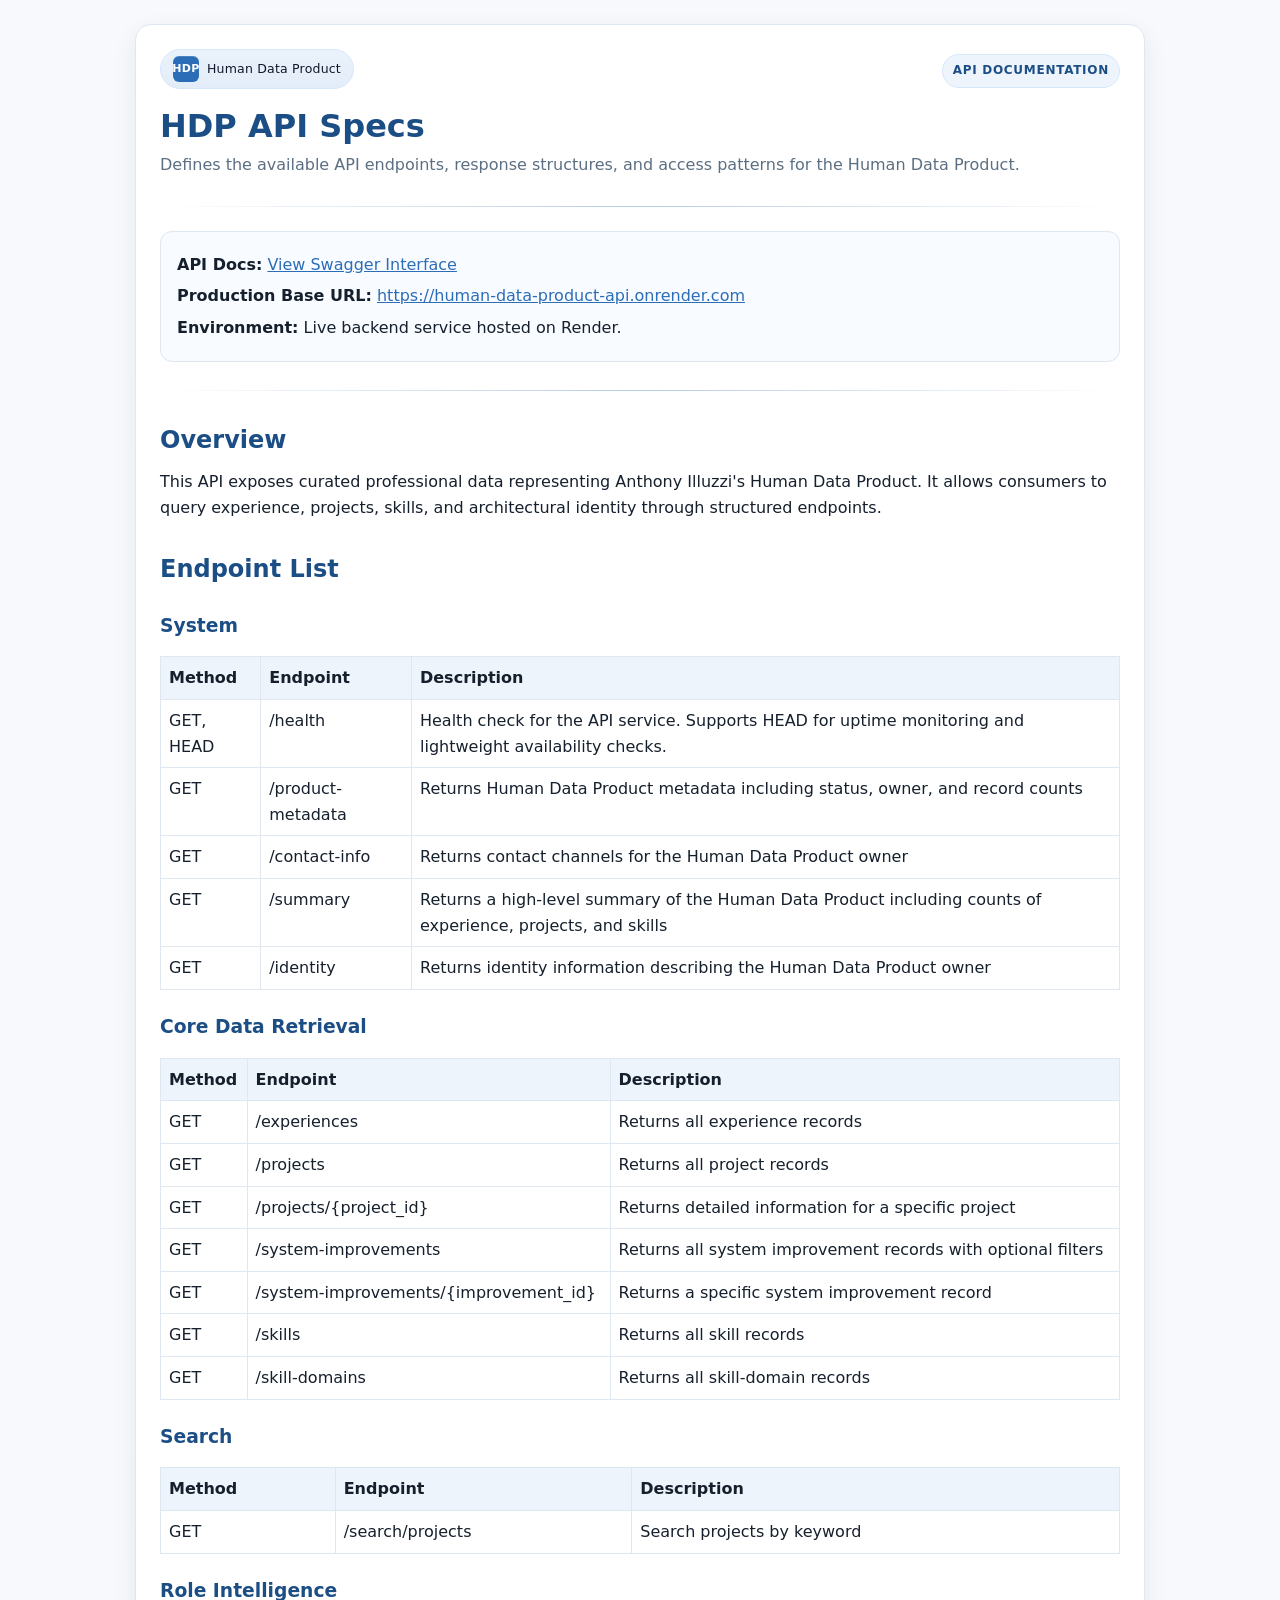
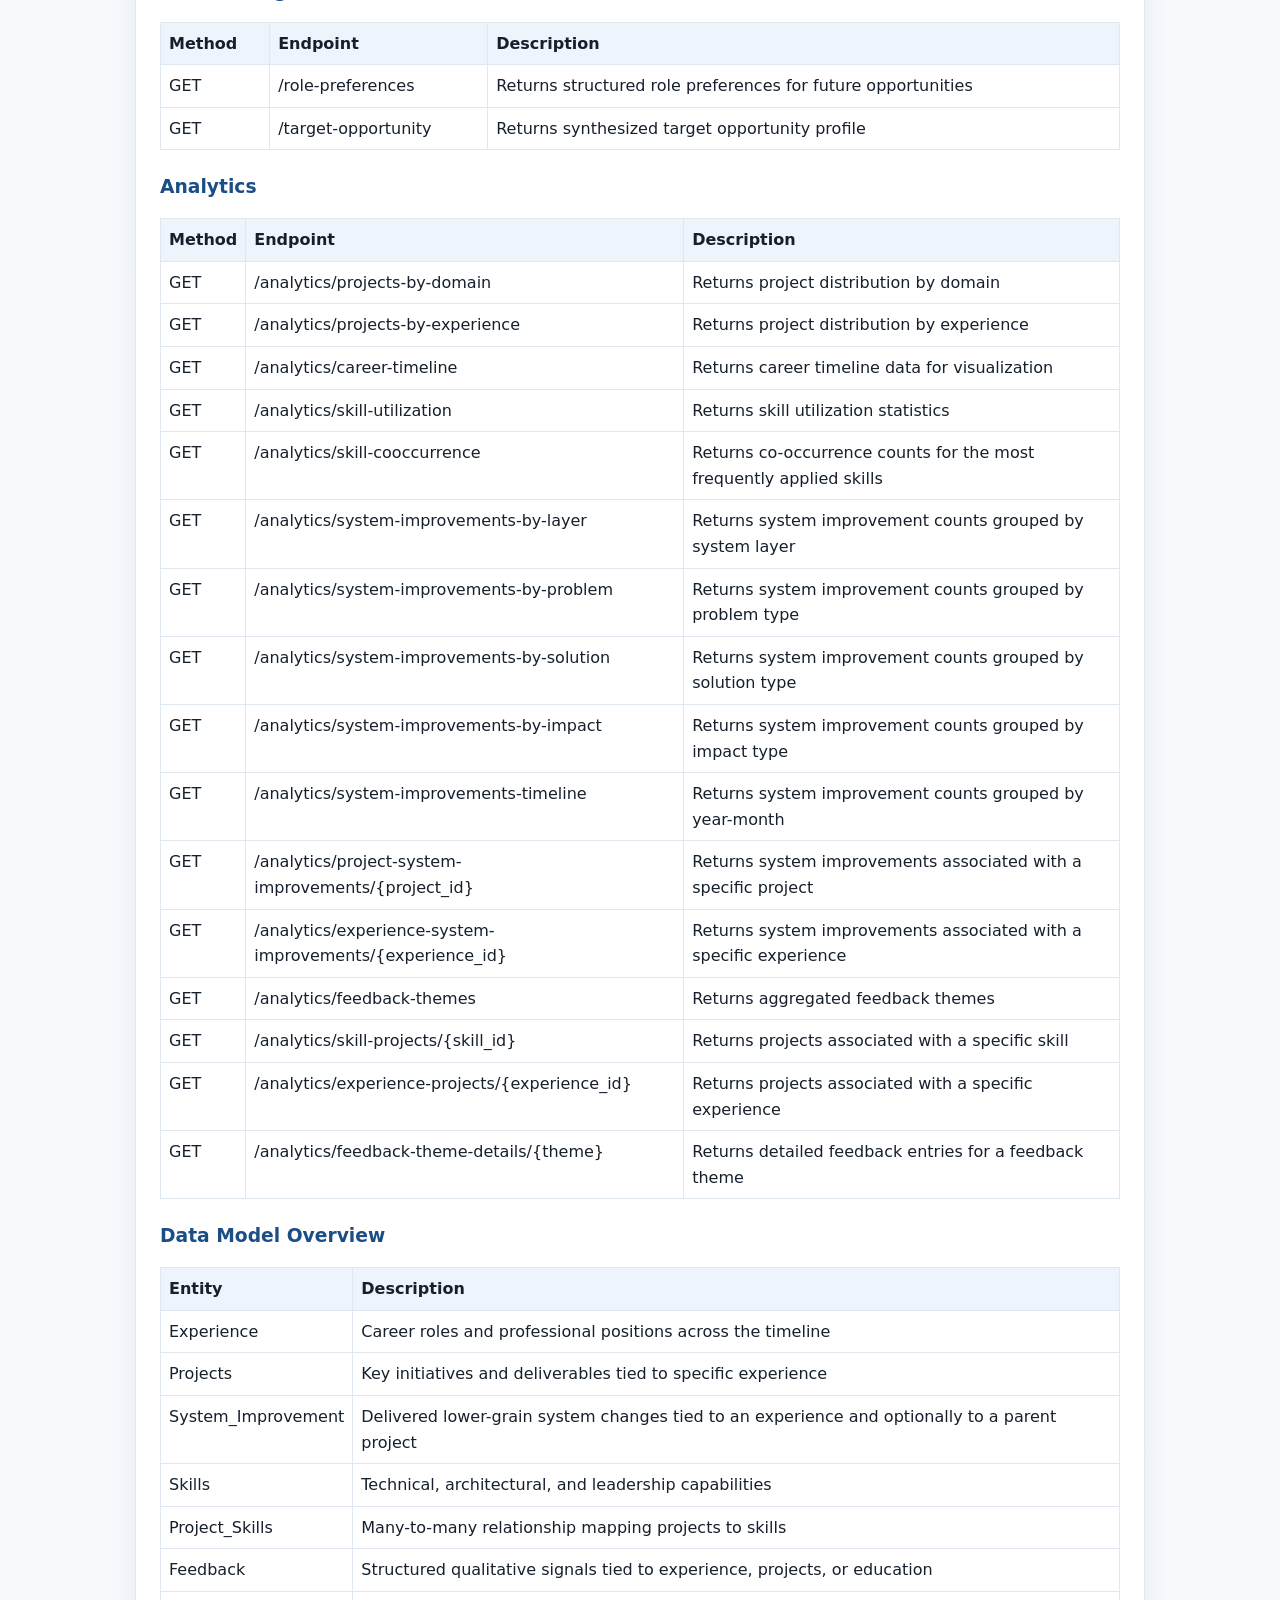
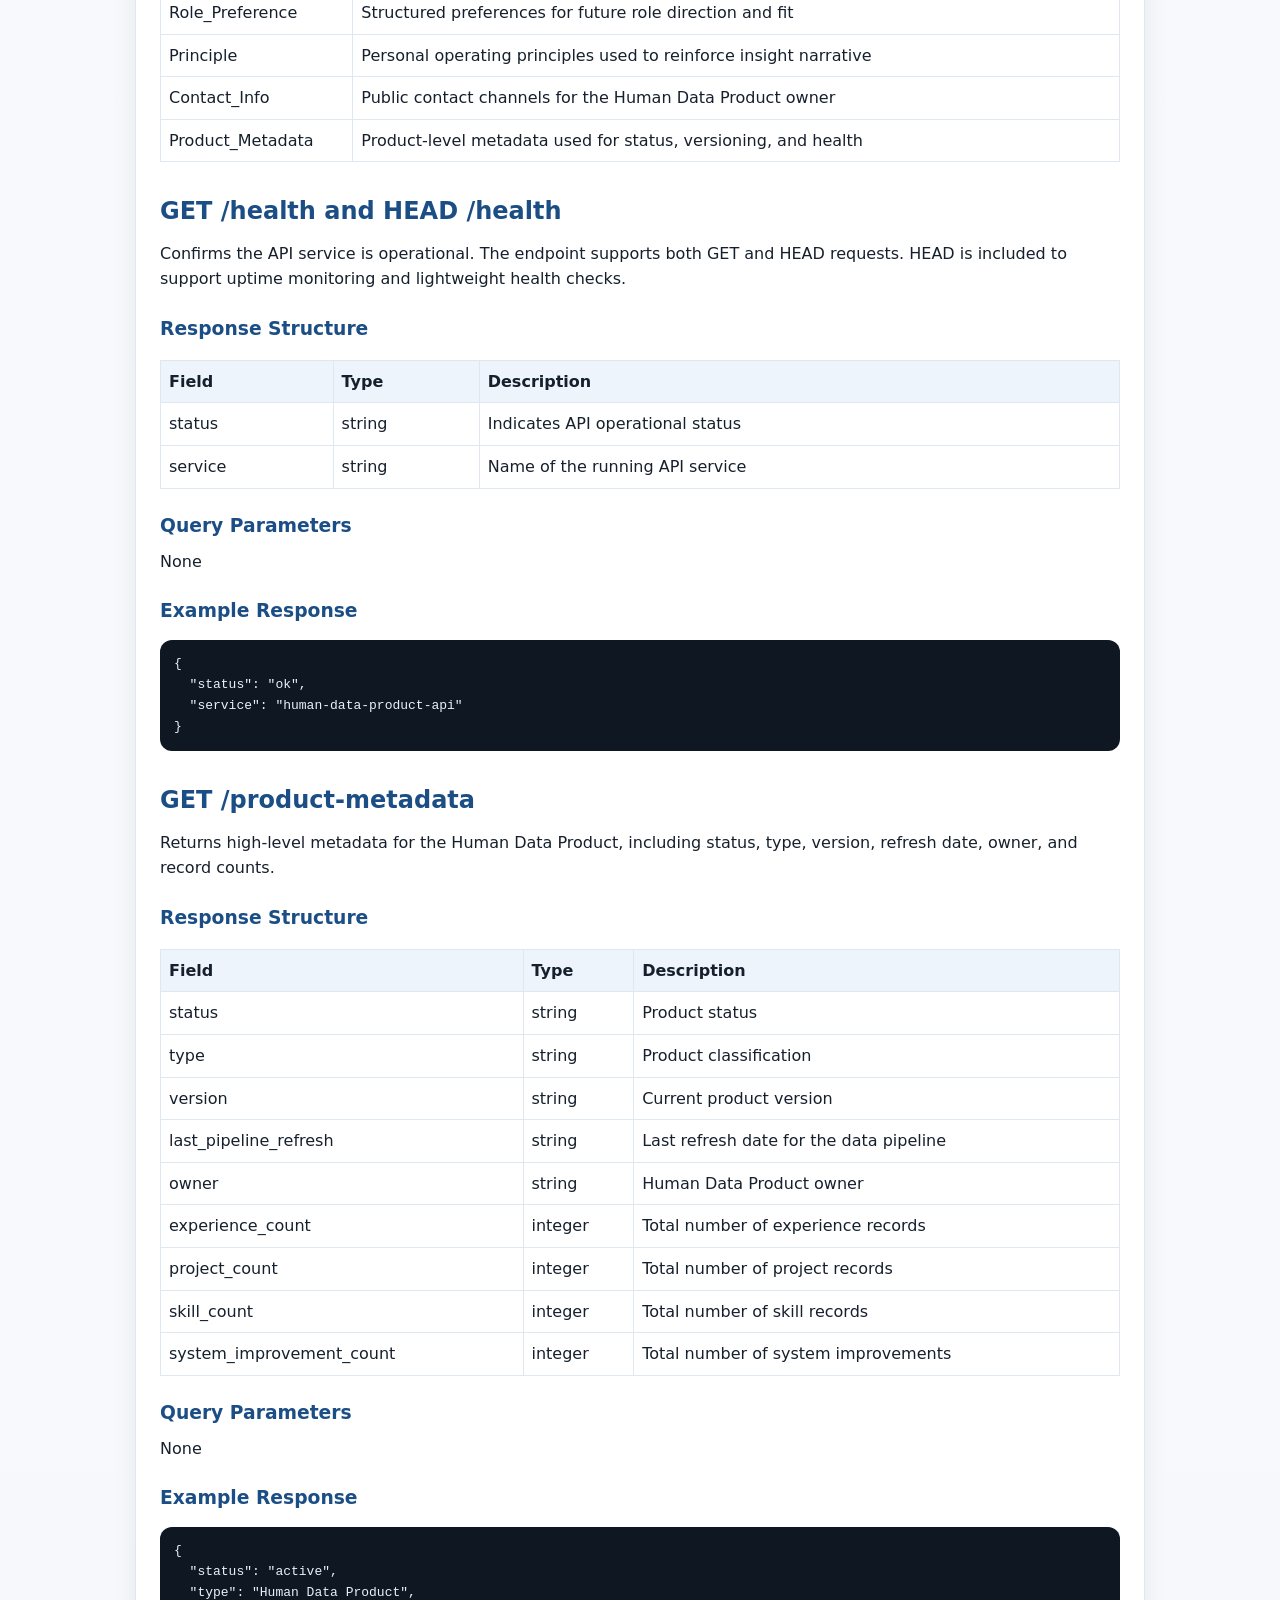
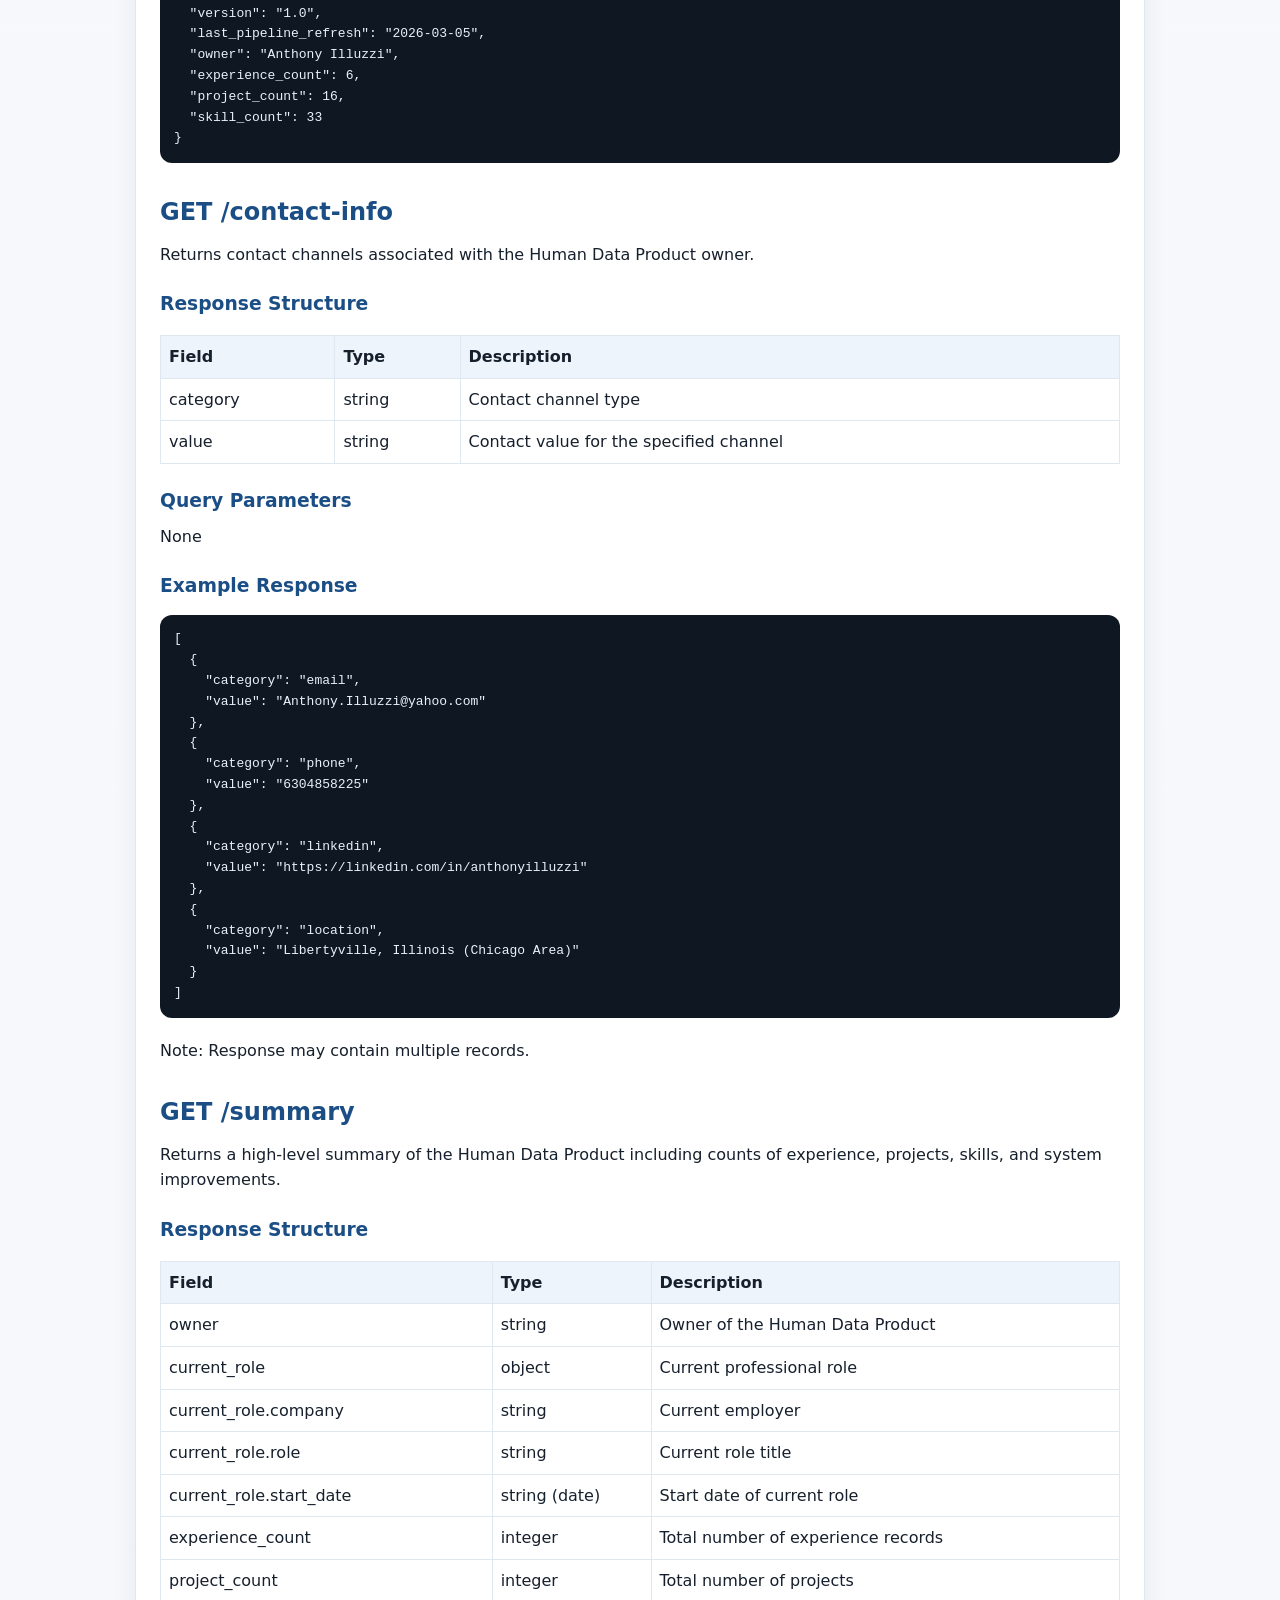
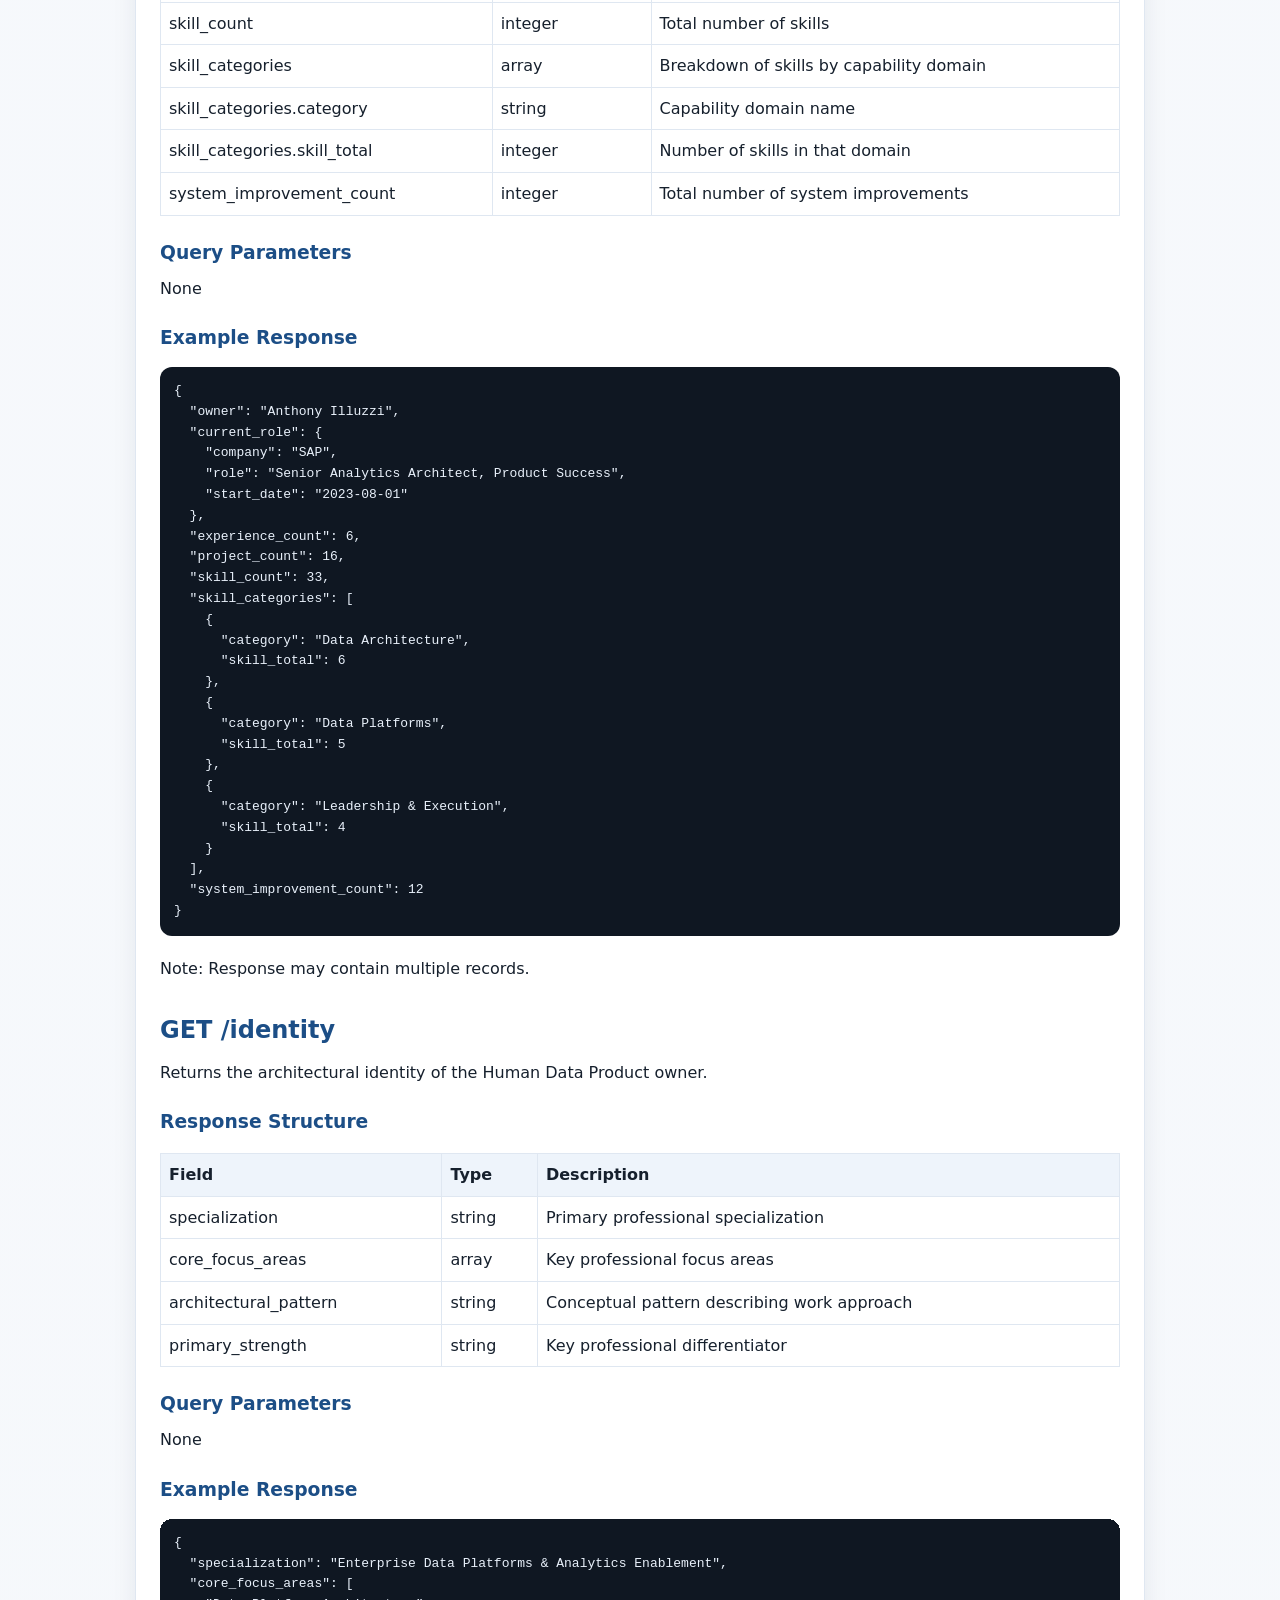
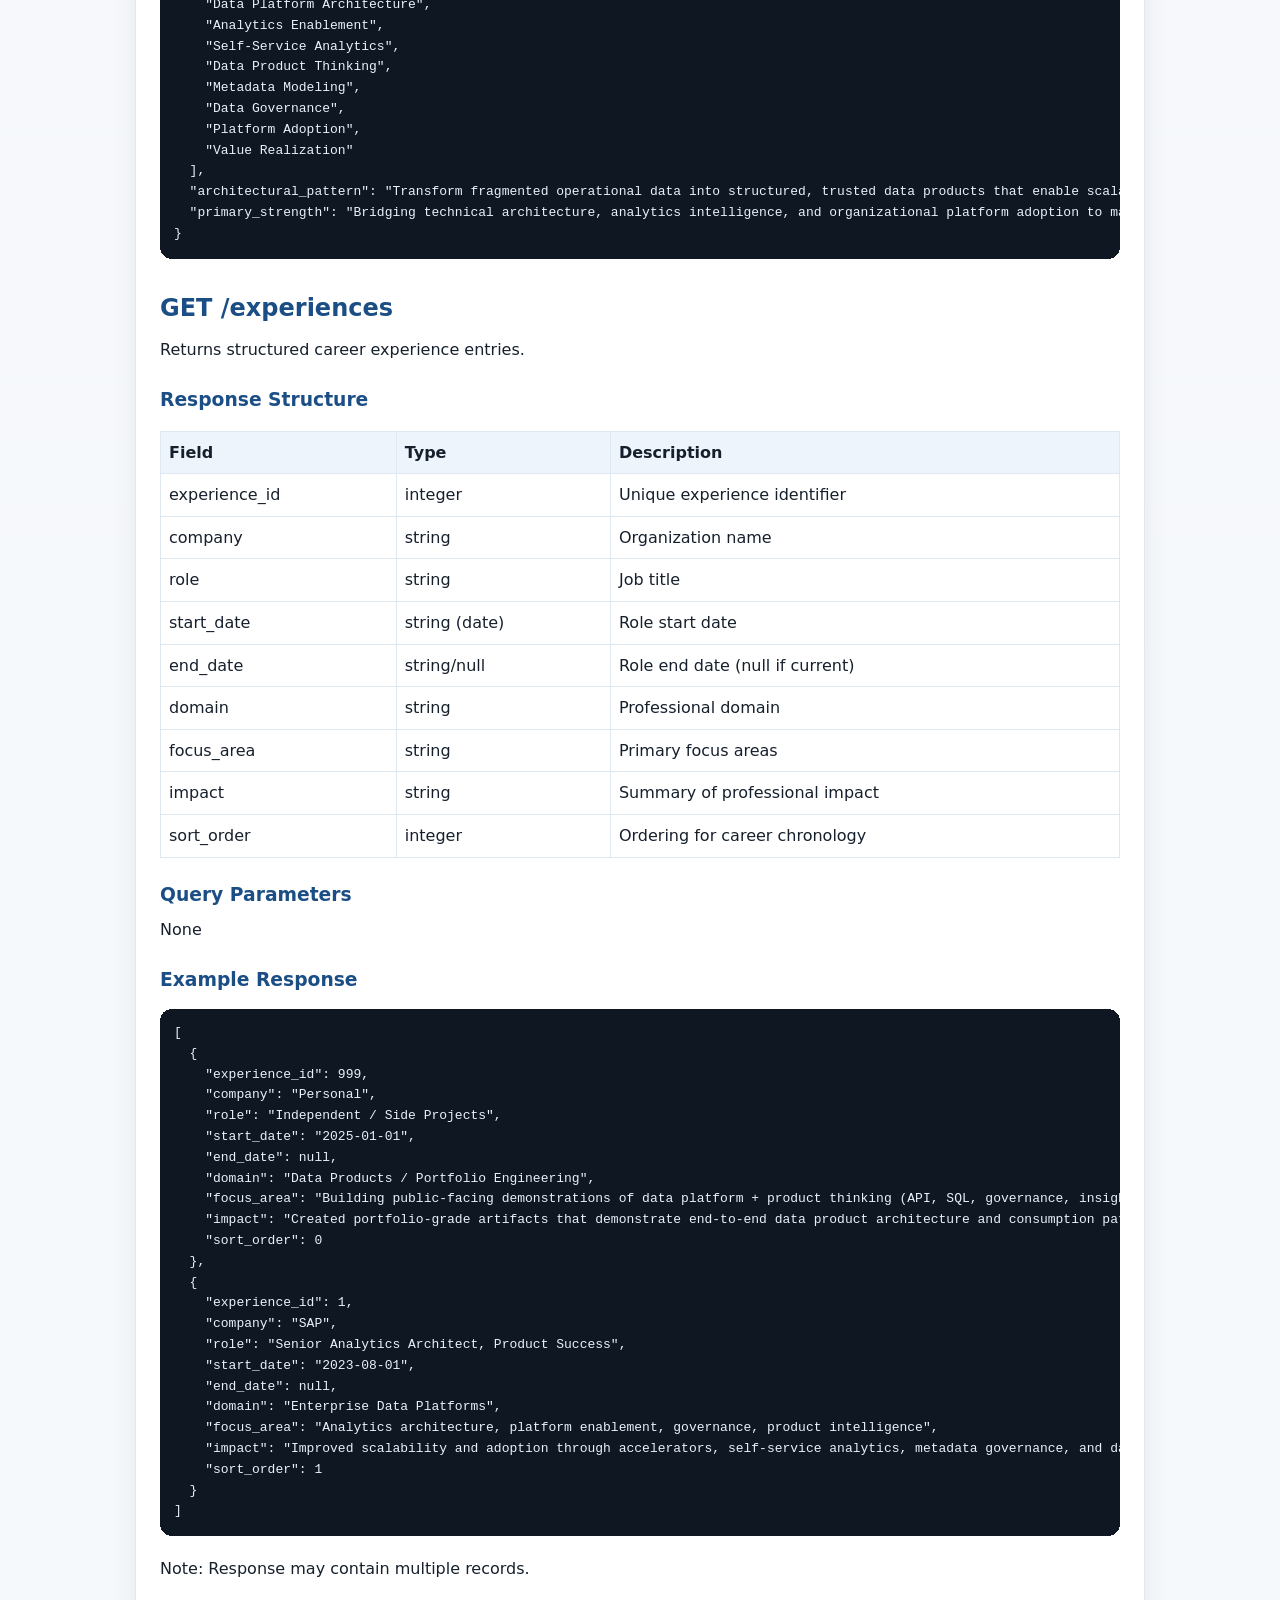
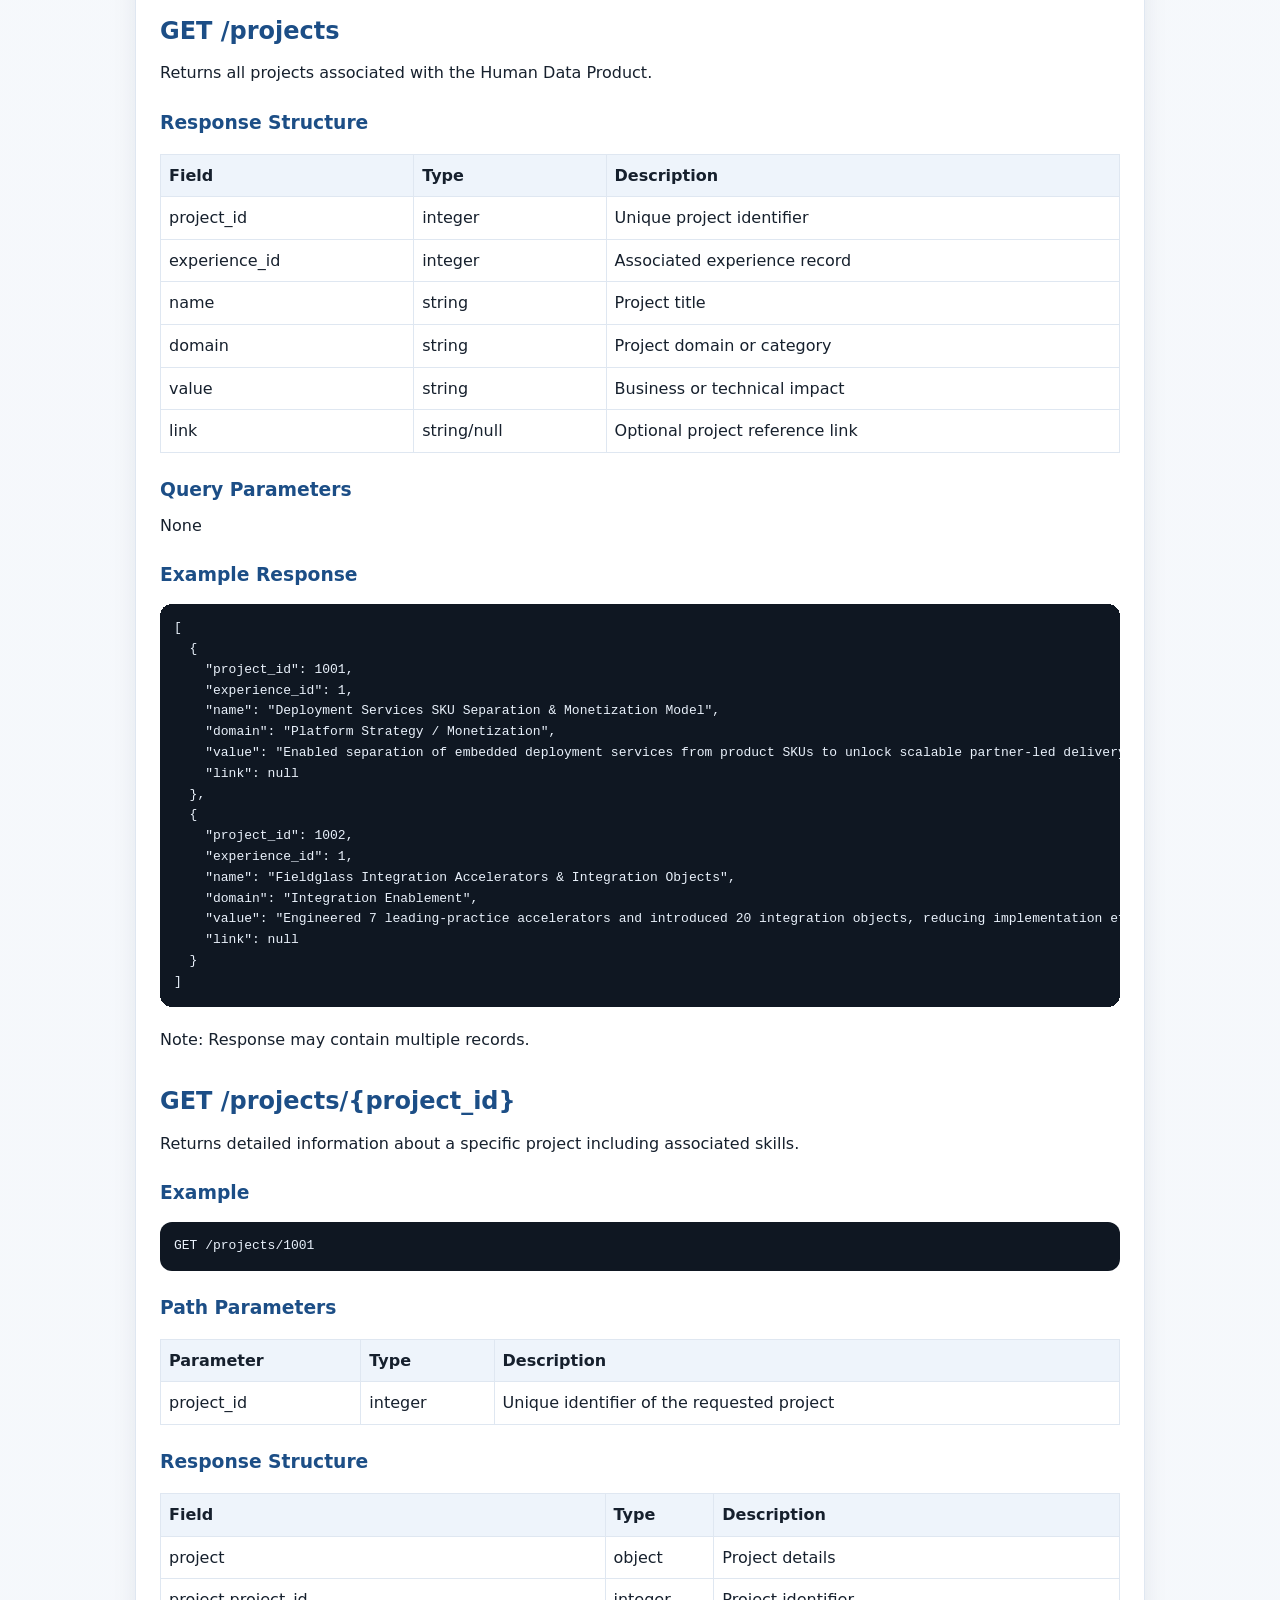
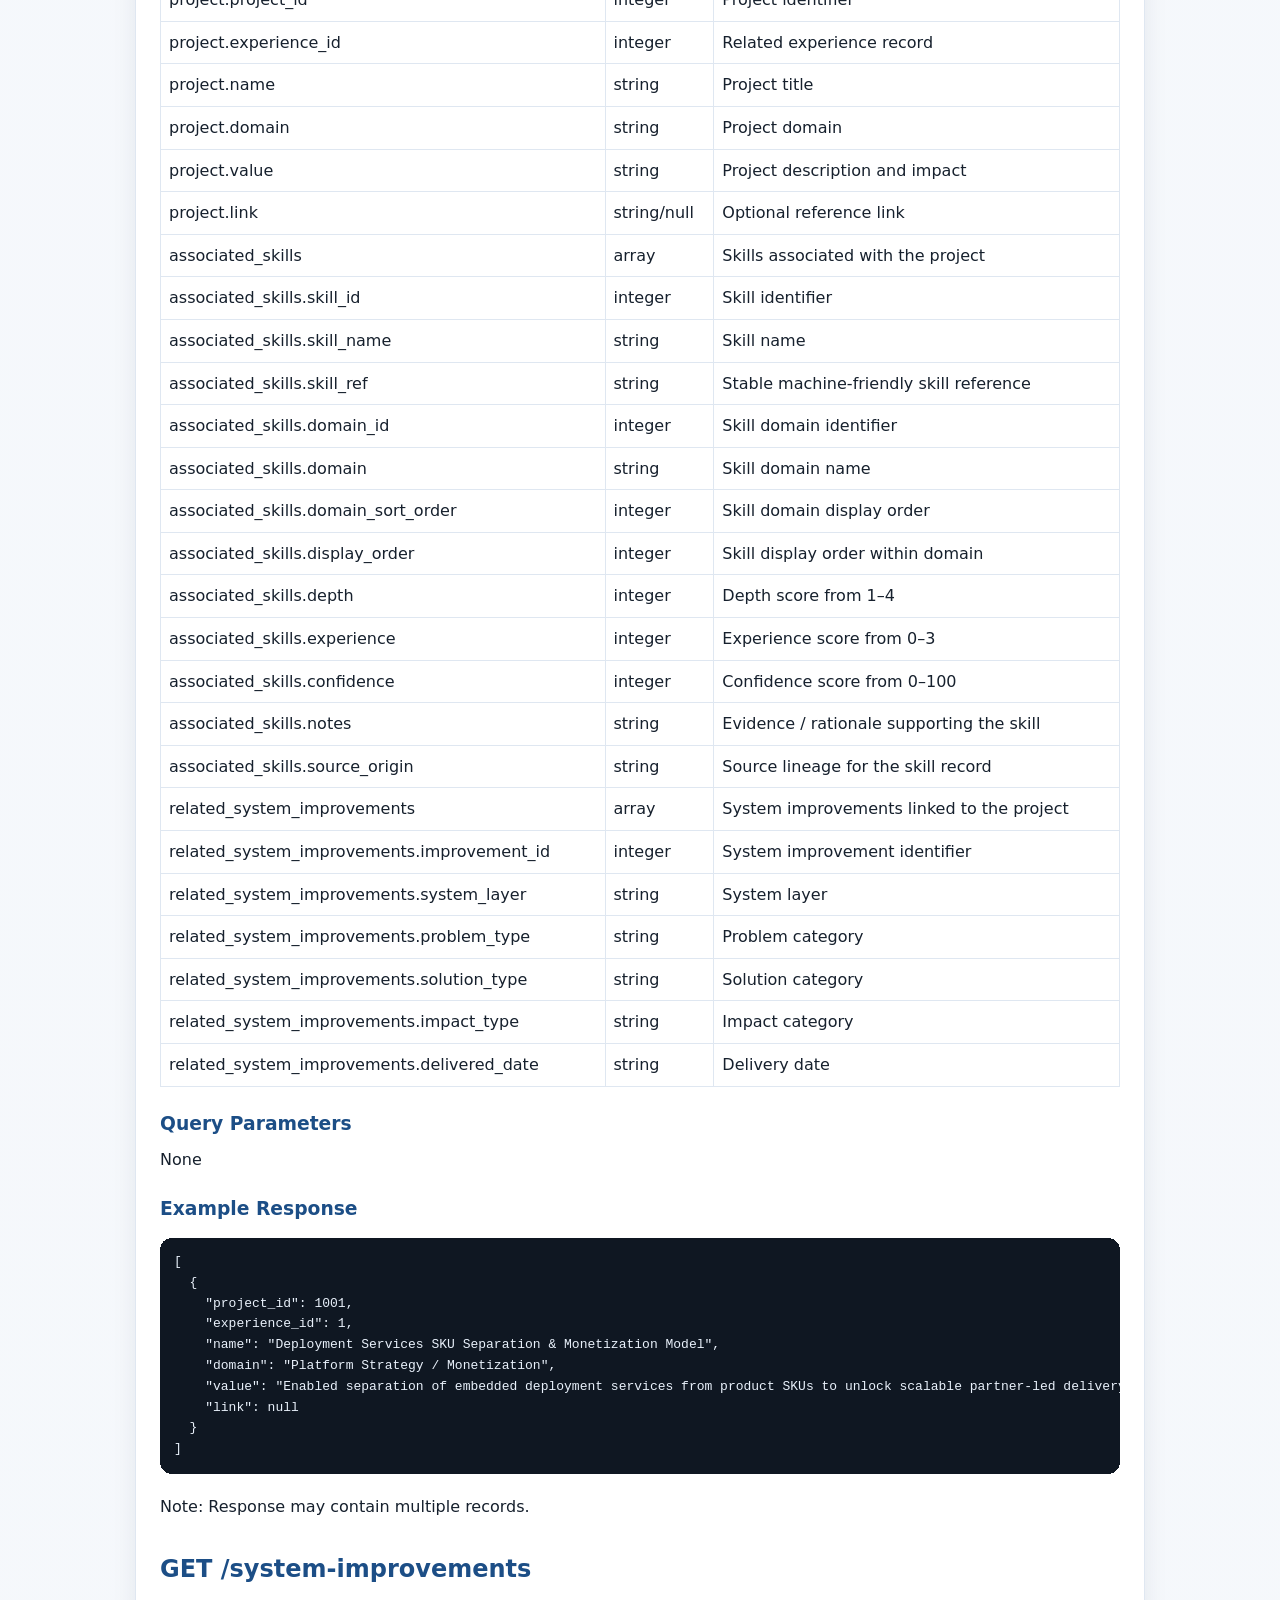
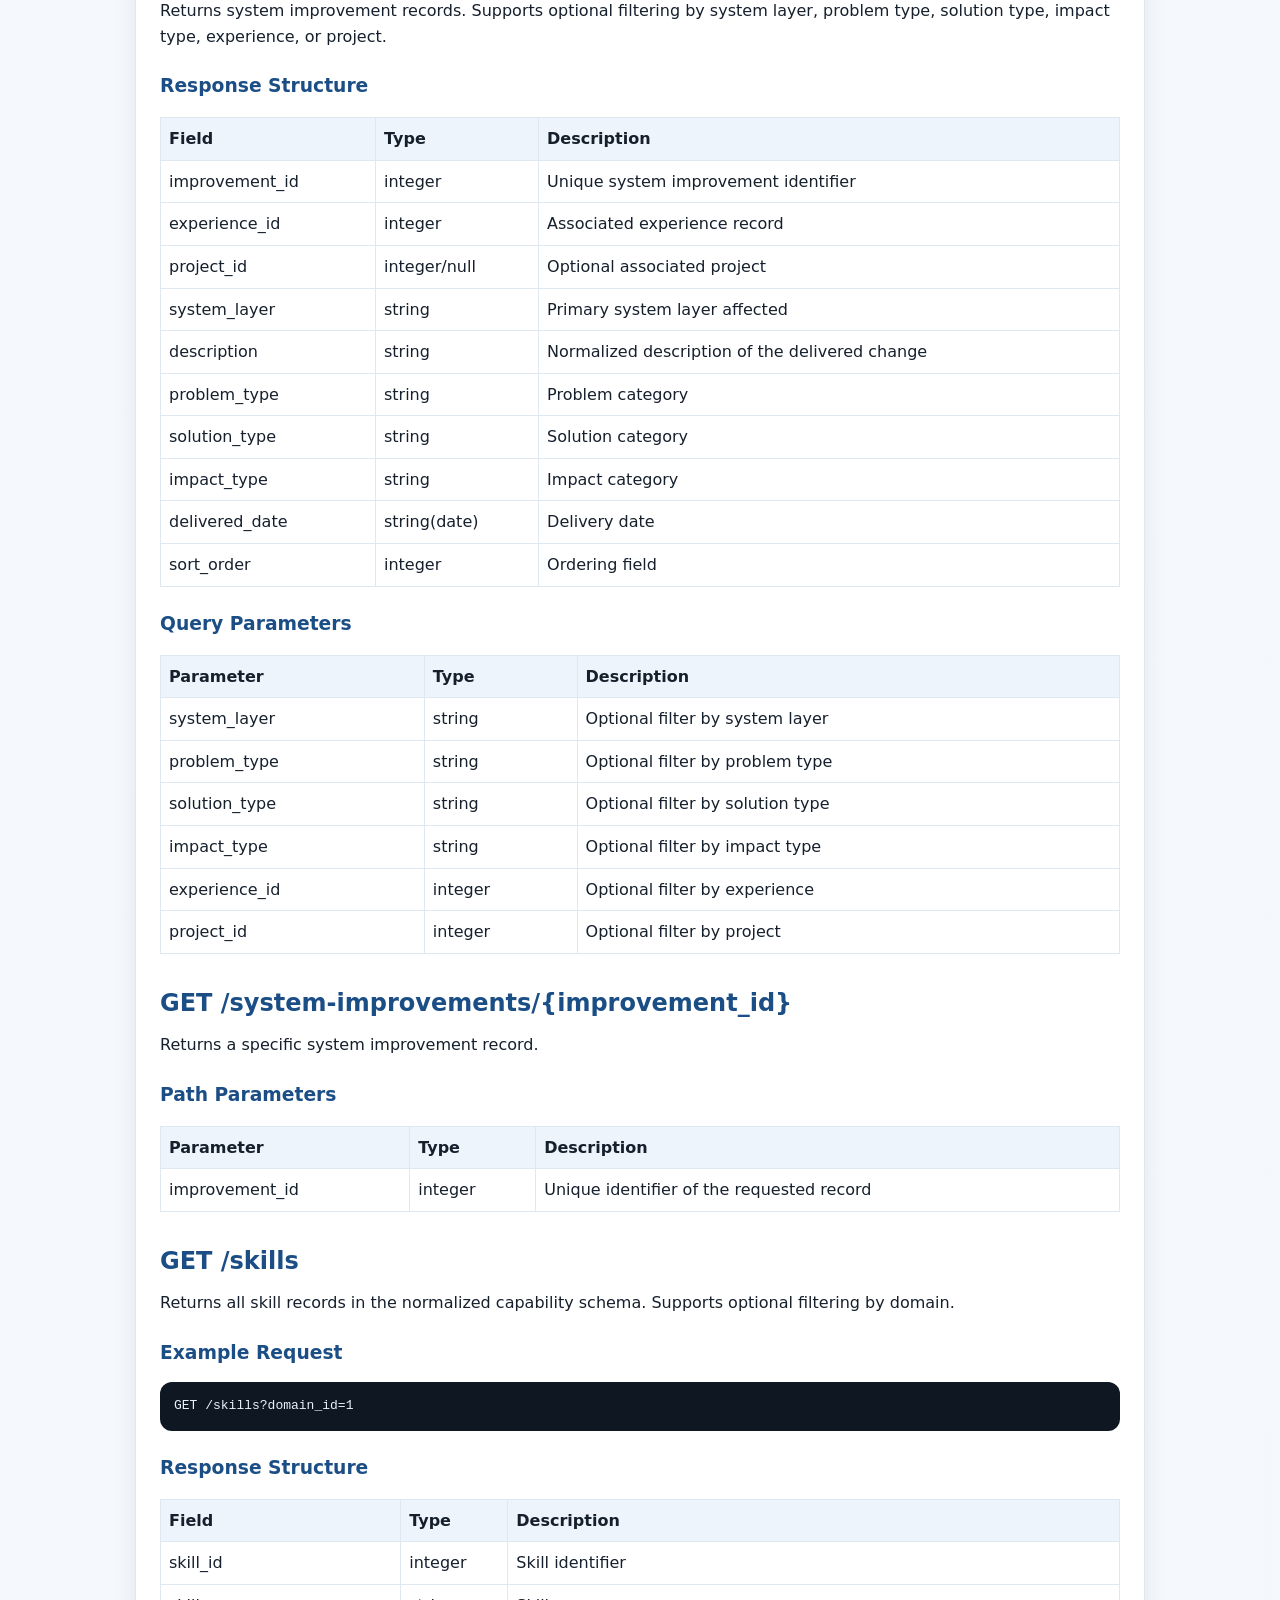
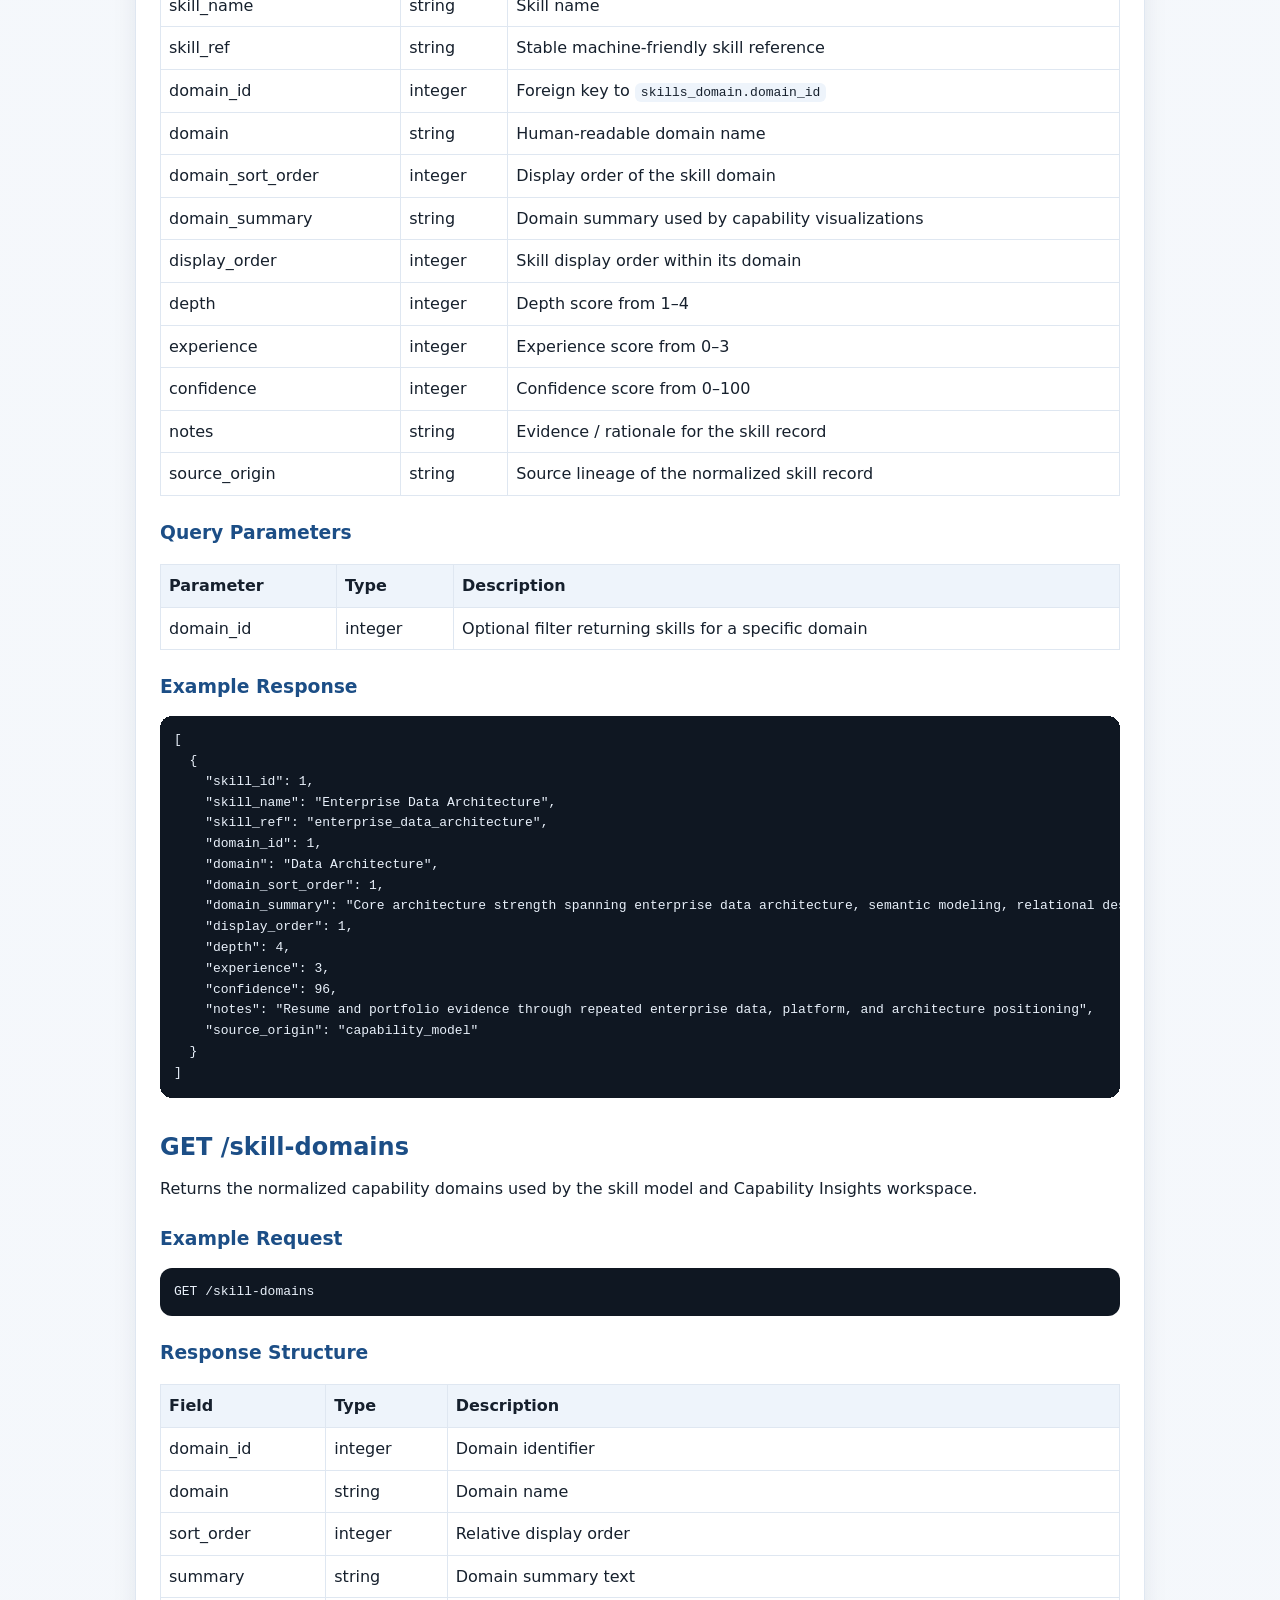
<file: frontend/documentation/hdp_api_specs.html>
<!doctype html>
<html lang="en">
<head>
  <meta charset="utf-8" />
  <meta name="viewport" content="width=device-width, initial-scale=1" />
  <title>HDP API Documentation</title>

  <style>
    body {
      margin: 0;
      padding: 24px;
      font-family: Inter, system-ui, sans-serif;
      background: linear-gradient(180deg, #f7f9fc 0%, #f2f6fb 100%);
      color: #16202d;
      line-height: 1.6;
    }

    .container {
      max-width: 960px;
      margin: 0 auto;
      background: white;
      border-radius: 16px;
      padding: 24px;
      border: 1px solid #dfe7f1;
      box-shadow: 0 8px 24px rgba(20, 38, 63, 0.08);
    }

    .doc-eyebrow {
      display: inline-block;
      margin-bottom: 10px;
      padding: 6px 10px;
      border-radius: 999px;
      background: #eef4fb;
      border: 1px solid #d7e7fb;
      color: #1c4e86;
      font-size: 12px;
      font-weight: 700;
      letter-spacing: 0.06em;
      text-transform: uppercase;
    }

    .doc-description {
      margin: 8px 0 0;
      color: #5c6f82;
    }

    .doc-meta {
      margin: 18px 0 24px;
      padding: 14px 16px;
      border: 1px solid #dfe7f1;
      border-radius: 12px;
      background: #f8fbff;
    }

    .doc-meta p {
      margin: 6px 0;
    }

    .section-divider {
      height: 1px;
      margin: 28px 0 24px;
      background: linear-gradient(90deg, rgba(44, 109, 184, 0) 0%, rgba(44, 109, 184, 0.35) 50%, rgba(44, 109, 184, 0) 100%);
    }

    h1, h2, h3, h4 {
      color: #1c4e86;
    }

    h1 {
      margin: 0;
      line-height: 1.1;
    }

    h2 {
      margin-top: 30px;
      margin-bottom: 10px;
    }

    h3 {
      margin-top: 22px;
      margin-bottom: 8px;
    }

    h4 {
      margin-top: 18px;
      margin-bottom: 8px;
    }

    p {
      margin: 0 0 12px;
    }

    pre {
      background: #0f1722;
      color: #e9f1fb;
      padding: 14px;
      border-radius: 12px;
      overflow-x: auto;
      margin: 14px 0 20px;
    }

    code {
      background: #eef4fb;
      padding: 2px 6px;
      border-radius: 6px;
    }

    pre code {
      background: transparent;
      padding: 0;
      border-radius: 0;
      color: inherit;
    }

    a {
      color: #2c6db8;
    }

    ul {
      margin: 0 0 14px 20px;
      padding: 0;
    }

    li {
      margin-bottom: 6px;
    }

    table {
      width: 100%;
      border-collapse: collapse;
      margin: 16px 0 22px;
    }

    th, td {
      border: 1px solid #dfe7f1;
      padding: 8px;
      text-align: left;
      vertical-align: top;
    }

    th {
      background: #eef4fb;
    }

    .doc-header-badge {
      display: inline-flex;
      align-items: center;
      gap: 8px;
      padding: 6px 12px;
      border-radius: 999px;
      background: linear-gradient(180deg, #eaf2fb 0%, #e3edf9 100%);
      border: 1px solid #d6e6fb;
      color: #0f172a;
      font-size: 12.5px;
      font-weight: 500;
      letter-spacing: 0.2px;
      margin-bottom: 14px;
    }
    
    .doc-header-icon {
      display: flex;
      align-items: center;
      justify-content: center;
      width: 26px;
      height: 26px;
      border-radius: 6px;
      background: #2c6db8;
      color: white;
      font-size: 11px;
      font-weight: 700;
      letter-spacing: 0.04em;
      box-shadow: inset 0 1px 0 rgba(255,255,255,0.15);
    }
    
    .doc-header-row {
      display: flex;
      align-items: center;
      justify-content: space-between;
      margin-bottom: 6px;
    }
    
    .doc-header-text {
      white-space: nowrap;
    }

@media (max-width: 768px) {
  body {
    padding: 14px;
  }

  .container {
    padding: 18px 16px;
    border-radius: 14px;
  }

  .doc-header-row {
    flex-direction: column;
    align-items: flex-start;
    gap: 10px;
  }

  .doc-header-text {
    white-space: normal;
  }

  h1 {
    font-size: clamp(1.6rem, 7vw, 2.1rem);
    line-height: 1.08;
  }

  h2 {
    font-size: 1.2rem;
  }

  table {
    table-layout: fixed;
  }

  th,
  td {
    font-size: 12px;
    padding: 8px 10px;
    word-break: break-word;
    overflow-wrap: anywhere;
  }

  pre {
    font-size: 12px;
    padding: 12px;
  }
}
  </style>
</head>

<body>
 <div class="container">
  <div class="doc-header-row">
    <div class="doc-header-badge">
      <div class="doc-header-icon">HDP</div>
      <div class="doc-header-text">Human Data Product</div>
    </div>

    <div class="doc-eyebrow">API Documentation</div>
  </div>

  <h1>HDP API Specs</h1>
  <p class="doc-description">Defines the available API endpoints, response structures, and access patterns for the Human Data Product.</p>

  <div class="section-divider"></div>
    <div class="doc-meta">
      <p><strong>API Docs:</strong> <a href="https://human-data-product-api.onrender.com/docs" target="_blank" rel="noopener noreferrer">View Swagger Interface</a></p>
      <p><strong>Production Base URL:</strong> <a href="https://human-data-product-api.onrender.com" target="_blank" rel="noopener noreferrer">https://human-data-product-api.onrender.com</a></p>
      <p><strong>Environment:</strong> Live backend service hosted on Render.</p>
    </div>

    <div class="section-divider"></div>

    <h2 id="overview">Overview</h2>
    <p>This API exposes curated professional data representing Anthony Illuzzi's Human Data Product. It allows consumers to query experience, projects, skills, and architectural identity through structured endpoints.</p>

    <h2 id="endpoint-list">Endpoint List</h2>

    <h3 id="system">System</h3>
    <table>
      <thead>
        <tr>
          <th>Method</th>
          <th>Endpoint</th>
          <th>Description</th>
        </tr>
      </thead>
      <tbody>
        <tr>
          <td>GET, HEAD</td>
          <td>/health</td>
          <td>Health check for the API service. Supports HEAD for uptime monitoring and lightweight availability checks.</td>
        </tr>
        <tr>
          <td>GET</td>
          <td>/product-metadata</td>
          <td>Returns Human Data Product metadata including status, owner, and record counts</td>
        </tr>
        <tr>
          <td>GET</td>
          <td>/contact-info</td>
          <td>Returns contact channels for the Human Data Product owner</td>
        </tr>
        <tr>
          <td>GET</td>
          <td>/summary</td>
          <td>Returns a high-level summary of the Human Data Product including counts of experience, projects, and skills</td>
        </tr>
        <tr>
          <td>GET</td>
          <td>/identity</td>
          <td>Returns identity information describing the Human Data Product owner</td>
        </tr>
      </tbody>
    </table>

    <h3 id="core-data-retrieval">Core Data Retrieval</h3>
    <table>
      <thead>
        <tr>
          <th>Method</th>
          <th>Endpoint</th>
          <th>Description</th>
        </tr>
      </thead>
      <tbody>
        <tr>
          <td>GET</td>
          <td>/experiences</td>
          <td>Returns all experience records</td>
        </tr>
        <tr>
          <td>GET</td>
          <td>/projects</td>
          <td>Returns all project records</td>
        </tr>
        <tr>
          <td>GET</td>
          <td>/projects/{project_id}</td>
          <td>Returns detailed information for a specific project</td>
        </tr>
        <tr>
          <td>GET</td>
          <td>/system-improvements</td>
          <td>Returns all system improvement records with optional filters</td>
        </tr>
        <tr>
          <td>GET</td>
          <td>/system-improvements/{improvement_id}</td>
          <td>Returns a specific system improvement record</td>
        </tr>
        <tr>
          <td>GET</td>
          <td>/skills</td>
          <td>Returns all skill records</td>
        </tr>
        <tr>
          <td>GET</td>
          <td>/skill-domains</td>
          <td>Returns all skill-domain records</td>
        </tr>
      </tbody>
    </table>

    <h3 id="search">Search</h3>
    <table>
      <thead>
        <tr>
          <th>Method</th>
          <th>Endpoint</th>
          <th>Description</th>
        </tr>
      </thead>
      <tbody>
        <tr>
          <td>GET</td>
          <td>/search/projects</td>
          <td>Search projects by keyword</td>
        </tr>
      </tbody>
    </table>

    <h3 id="role-intelligence">Role Intelligence</h3>
    <table>
      <thead>
        <tr>
          <th>Method</th>
          <th>Endpoint</th>
          <th>Description</th>
        </tr>
      </thead>
      <tbody>
        <tr>
          <td>GET</td>
          <td>/role-preferences</td>
          <td>Returns structured role preferences for future opportunities</td>
        </tr>
        <tr>
          <td>GET</td>
          <td>/target-opportunity</td>
          <td>Returns synthesized target opportunity profile</td>
        </tr>
      </tbody>
    </table>

    <h3 id="analytics">Analytics</h3>
    <table>
      <thead>
        <tr>
          <th>Method</th>
          <th>Endpoint</th>
          <th>Description</th>
        </tr>
      </thead>
      <tbody>
        <tr>
          <td>GET</td>
          <td>/analytics/projects-by-domain</td>
          <td>Returns project distribution by domain</td>
        </tr>
        <tr>
          <td>GET</td>
          <td>/analytics/projects-by-experience</td>
          <td>Returns project distribution by experience</td>
        </tr>
        <tr>
          <td>GET</td>
          <td>/analytics/career-timeline</td>
          <td>Returns career timeline data for visualization</td>
        </tr>
        <tr>
          <td>GET</td>
          <td>/analytics/skill-utilization</td>
          <td>Returns skill utilization statistics</td>
        </tr>
        <tr>
          <td>GET</td>
          <td>/analytics/skill-cooccurrence</td>
          <td>Returns co-occurrence counts for the most frequently applied skills</td>
        </tr>
        <tr>
          <td>GET</td>
          <td>/analytics/system-improvements-by-layer</td>
          <td>Returns system improvement counts grouped by system layer</td>
        </tr>
        <tr>
          <td>GET</td>
          <td>/analytics/system-improvements-by-problem</td>
          <td>Returns system improvement counts grouped by problem type</td>
        </tr>
        <tr>
          <td>GET</td>
          <td>/analytics/system-improvements-by-solution</td>
          <td>Returns system improvement counts grouped by solution type</td>
        </tr>
        <tr>
          <td>GET</td>
          <td>/analytics/system-improvements-by-impact</td>
          <td>Returns system improvement counts grouped by impact type</td>
        </tr>
        <tr>
          <td>GET</td>
          <td>/analytics/system-improvements-timeline</td>
          <td>Returns system improvement counts grouped by year-month</td>
        </tr>
        <tr>
          <td>GET</td>
          <td>/analytics/project-system-improvements/{project_id}</td>
          <td>Returns system improvements associated with a specific project</td>
        </tr>
        <tr>
          <td>GET</td>
          <td>/analytics/experience-system-improvements/{experience_id}</td>
          <td>Returns system improvements associated with a specific experience</td>
        </tr>
        <tr>
          <td>GET</td>
          <td>/analytics/feedback-themes</td>
          <td>Returns aggregated feedback themes</td>
        </tr>
        <tr>
          <td>GET</td>
          <td>/analytics/skill-projects/{skill_id}</td>
          <td>Returns projects associated with a specific skill</td>
        </tr>
        <tr>
          <td>GET</td>
          <td>/analytics/experience-projects/{experience_id}</td>
          <td>Returns projects associated with a specific experience</td>
        </tr>
        <tr>
          <td>GET</td>
          <td>/analytics/feedback-theme-details/{theme}</td>
          <td>Returns detailed feedback entries for a feedback theme</td>
        </tr>
      </tbody>
    </table>

    <h3 id="data-model-overview">Data Model Overview</h3>
    <table>
      <thead>
        <tr>
          <th>Entity</th>
          <th>Description</th>
        </tr>
      </thead>
      <tbody>
        <tr>
          <td>Experience</td>
          <td>Career roles and professional positions across the timeline</td>
        </tr>
        <tr>
          <td>Projects</td>
          <td>Key initiatives and deliverables tied to specific experience</td>
        </tr>
        <tr>
          <td>System_Improvement</td>
          <td>Delivered lower-grain system changes tied to an experience and optionally to a parent project</td>
        </tr>
        <tr>
          <td>Skills</td>
          <td>Technical, architectural, and leadership capabilities</td>
        </tr>
        <tr>
          <td>Project_Skills</td>
          <td>Many-to-many relationship mapping projects to skills</td>
        </tr>
        <tr>
          <td>Feedback</td>
          <td>Structured qualitative signals tied to experience, projects, or education</td>
        </tr>
        <tr>
          <td>Role_Preference</td>
          <td>Structured preferences for future role direction and fit</td>
        </tr>
        <tr>
          <td>Principle</td>
          <td>Personal operating principles used to reinforce insight narrative</td>
        </tr>
        <tr>
          <td>Contact_Info</td>
          <td>Public contact channels for the Human Data Product owner</td>
        </tr>
        <tr>
          <td>Product_Metadata</td>
          <td>Product-level metadata used for status, versioning, and health</td>
        </tr>
      </tbody>
    </table>

    <h2 id="get-health">GET /health and HEAD /health</h2>
    <p>Confirms the API service is operational. The endpoint supports both GET and HEAD requests. HEAD is included to support uptime monitoring and lightweight health checks.</p>

    <h3>Response Structure</h3>
    <table>
      <thead>
        <tr>
          <th>Field</th>
          <th>Type</th>
          <th>Description</th>
        </tr>
      </thead>
      <tbody>
        <tr>
          <td>status</td>
          <td>string</td>
          <td>Indicates API operational status</td>
        </tr>
        <tr>
          <td>service</td>
          <td>string</td>
          <td>Name of the running API service</td>
        </tr>
      </tbody>
    </table>

    <h3>Query Parameters</h3>
    <p>None</p>

    <h3>Example Response</h3>
    <pre><code>{
  "status": "ok",
  "service": "human-data-product-api"
}</code></pre>

    <h2 id="get-product-metadata">GET /product-metadata</h2>
    <p>Returns high-level metadata for the Human Data Product, including status, type, version, refresh date, owner, and record counts.</p>

    <h3>Response Structure</h3>
    <table>
      <thead>
        <tr>
          <th>Field</th>
          <th>Type</th>
          <th>Description</th>
        </tr>
      </thead>
      <tbody>
        <tr>
          <td>status</td>
          <td>string</td>
          <td>Product status</td>
        </tr>
        <tr>
          <td>type</td>
          <td>string</td>
          <td>Product classification</td>
        </tr>
        <tr>
          <td>version</td>
          <td>string</td>
          <td>Current product version</td>
        </tr>
        <tr>
          <td>last_pipeline_refresh</td>
          <td>string</td>
          <td>Last refresh date for the data pipeline</td>
        </tr>
        <tr>
          <td>owner</td>
          <td>string</td>
          <td>Human Data Product owner</td>
        </tr>
        <tr>
          <td>experience_count</td>
          <td>integer</td>
          <td>Total number of experience records</td>
        </tr>
        <tr>
          <td>project_count</td>
          <td>integer</td>
          <td>Total number of project records</td>
        </tr>
        <tr>
          <td>skill_count</td>
          <td>integer</td>
          <td>Total number of skill records</td>
        </tr>
        <tr>
          <td>system_improvement_count</td>
          <td>integer</td>
          <td>Total number of system improvements</td>
        </tr>
      </tbody>
    </table>

    <h3>Query Parameters</h3>
    <p>None</p>

    <h3>Example Response</h3>
    <pre><code>{
  "status": "active",
  "type": "Human Data Product",
  "version": "1.0",
  "last_pipeline_refresh": "2026-03-05",
  "owner": "Anthony Illuzzi",
  "experience_count": 6,
  "project_count": 16,
  "skill_count": 33
}</code></pre>

    <h2 id="get-contact-info">GET /contact-info</h2>
    <p>Returns contact channels associated with the Human Data Product owner.</p>

    <h3>Response Structure</h3>
    <table>
      <thead>
        <tr>
          <th>Field</th>
          <th>Type</th>
          <th>Description</th>
        </tr>
      </thead>
      <tbody>
        <tr>
          <td>category</td>
          <td>string</td>
          <td>Contact channel type</td>
        </tr>
        <tr>
          <td>value</td>
          <td>string</td>
          <td>Contact value for the specified channel</td>
        </tr>
      </tbody>
    </table>

    <h3>Query Parameters</h3>
    <p>None</p>

    <h3>Example Response</h3>
    <pre><code>[
  {
    "category": "email",
    "value": "Anthony.Illuzzi@yahoo.com"
  },
  {
    "category": "phone",
    "value": "6304858225"
  },
  {
    "category": "linkedin",
    "value": "https://linkedin.com/in/anthonyilluzzi"
  },
  {
    "category": "location",
    "value": "Libertyville, Illinois (Chicago Area)"
  }
]</code></pre>
    <p>Note: Response may contain multiple records.</p>

    <h2 id="get-summary">GET /summary</h2>
    <p>Returns a high-level summary of the Human Data Product including counts of experience, projects, skills, and system improvements.</p>

    <h3>Response Structure</h3>
    <table>
      <thead>
        <tr>
          <th>Field</th>
          <th>Type</th>
          <th>Description</th>
        </tr>
      </thead>
      <tbody>
        <tr>
          <td>owner</td>
          <td>string</td>
          <td>Owner of the Human Data Product</td>
        </tr>
        <tr>
          <td>current_role</td>
          <td>object</td>
          <td>Current professional role</td>
        </tr>
        <tr>
          <td>current_role.company</td>
          <td>string</td>
          <td>Current employer</td>
        </tr>
        <tr>
          <td>current_role.role</td>
          <td>string</td>
          <td>Current role title</td>
        </tr>
        <tr>
          <td>current_role.start_date</td>
          <td>string (date)</td>
          <td>Start date of current role</td>
        </tr>
        <tr>
          <td>experience_count</td>
          <td>integer</td>
          <td>Total number of experience records</td>
        </tr>
        <tr>
          <td>project_count</td>
          <td>integer</td>
          <td>Total number of projects</td>
        </tr>
        <tr>
          <td>skill_count</td>
          <td>integer</td>
          <td>Total number of skills</td>
        </tr>
        <tr>
          <td>skill_categories</td>
          <td>array</td>
          <td>Breakdown of skills by capability domain</td>
        </tr>
        <tr>
          <td>skill_categories.category</td>
          <td>string</td>
          <td>Capability domain name</td>
        </tr>
        <tr>
          <td>skill_categories.skill_total</td>
          <td>integer</td>
          <td>Number of skills in that domain</td>
        </tr>
        <tr>
          <td>system_improvement_count</td>
          <td>integer</td>
          <td>Total number of system improvements</td>
        </tr>
      </tbody>
    </table>

    <h3>Query Parameters</h3>
    <p>None</p>

    <h3>Example Response</h3>
    <pre><code>{
  "owner": "Anthony Illuzzi",
  "current_role": {
    "company": "SAP",
    "role": "Senior Analytics Architect, Product Success",
    "start_date": "2023-08-01"
  },
  "experience_count": 6,
  "project_count": 16,
  "skill_count": 33,
  "skill_categories": [
    {
      "category": "Data Architecture",
      "skill_total": 6
    },
    {
      "category": "Data Platforms",
      "skill_total": 5
    },
    {
      "category": "Leadership & Execution",
      "skill_total": 4
    }
  ],
  "system_improvement_count": 12
}</code></pre>
    <p>Note: Response may contain multiple records.</p>

    <h2 id="get-identity">GET /identity</h2>
    <p>Returns the architectural identity of the Human Data Product owner.</p>

    <h3>Response Structure</h3>
    <table>
      <thead>
        <tr>
          <th>Field</th>
          <th>Type</th>
          <th>Description</th>
        </tr>
      </thead>
      <tbody>
        <tr>
          <td>specialization</td>
          <td>string</td>
          <td>Primary professional specialization</td>
        </tr>
        <tr>
          <td>core_focus_areas</td>
          <td>array</td>
          <td>Key professional focus areas</td>
        </tr>
        <tr>
          <td>architectural_pattern</td>
          <td>string</td>
          <td>Conceptual pattern describing work approach</td>
        </tr>
        <tr>
          <td>primary_strength</td>
          <td>string</td>
          <td>Key professional differentiator</td>
        </tr>
      </tbody>
    </table>

    <h3>Query Parameters</h3>
    <p>None</p>

    <h3>Example Response</h3>
    <pre><code>{
  "specialization": "Enterprise Data Platforms & Analytics Enablement",
  "core_focus_areas": [
    "Data Platform Architecture",
    "Analytics Enablement",
    "Self-Service Analytics",
    "Data Product Thinking",
    "Metadata Modeling",
    "Data Governance",
    "Platform Adoption",
    "Value Realization"
  ],
  "architectural_pattern": "Transform fragmented operational data into structured, trusted data products that enable scalable insight, decision intelligence, and enterprise adoption.",
  "primary_strength": "Bridging technical architecture, analytics intelligence, and organizational platform adoption to maximize value from enterprise data ecosystems."
}</code></pre>

    <h2 id="get-experiences">GET /experiences</h2>
    <p>Returns structured career experience entries.</p>

    <h3>Response Structure</h3>
    <table>
      <thead>
        <tr>
          <th>Field</th>
          <th>Type</th>
          <th>Description</th>
        </tr>
      </thead>
      <tbody>
        <tr>
          <td>experience_id</td>
          <td>integer</td>
          <td>Unique experience identifier</td>
        </tr>
        <tr>
          <td>company</td>
          <td>string</td>
          <td>Organization name</td>
        </tr>
        <tr>
          <td>role</td>
          <td>string</td>
          <td>Job title</td>
        </tr>
        <tr>
          <td>start_date</td>
          <td>string (date)</td>
          <td>Role start date</td>
        </tr>
        <tr>
          <td>end_date</td>
          <td>string/null</td>
          <td>Role end date (null if current)</td>
        </tr>
        <tr>
          <td>domain</td>
          <td>string</td>
          <td>Professional domain</td>
        </tr>
        <tr>
          <td>focus_area</td>
          <td>string</td>
          <td>Primary focus areas</td>
        </tr>
        <tr>
          <td>impact</td>
          <td>string</td>
          <td>Summary of professional impact</td>
        </tr>
        <tr>
          <td>sort_order</td>
          <td>integer</td>
          <td>Ordering for career chronology</td>
        </tr>
      </tbody>
    </table>

    <h3>Query Parameters</h3>
    <p>None</p>

    <h3>Example Response</h3>
    <pre><code>[
  {
    "experience_id": 999,
    "company": "Personal",
    "role": "Independent / Side Projects",
    "start_date": "2025-01-01",
    "end_date": null,
    "domain": "Data Products / Portfolio Engineering",
    "focus_area": "Building public-facing demonstrations of data platform + product thinking (API, SQL, governance, insights)",
    "impact": "Created portfolio-grade artifacts that demonstrate end-to-end data product architecture and consumption patterns.",
    "sort_order": 0
  },
  {
    "experience_id": 1,
    "company": "SAP",
    "role": "Senior Analytics Architect, Product Success",
    "start_date": "2023-08-01",
    "end_date": null,
    "domain": "Enterprise Data Platforms",
    "focus_area": "Analytics architecture, platform enablement, governance, product intelligence",
    "impact": "Improved scalability and adoption through accelerators, self-service analytics, metadata governance, and data-driven roadmap execution.",
    "sort_order": 1
  }
]</code></pre>
    <p>Note: Response may contain multiple records.</p>

    <h2 id="get-projects">GET /projects</h2>
    <p>Returns all projects associated with the Human Data Product.</p>

    <h3>Response Structure</h3>
    <table>
      <thead>
        <tr>
          <th>Field</th>
          <th>Type</th>
          <th>Description</th>
        </tr>
      </thead>
      <tbody>
        <tr>
          <td>project_id</td>
          <td>integer</td>
          <td>Unique project identifier</td>
        </tr>
        <tr>
          <td>experience_id</td>
          <td>integer</td>
          <td>Associated experience record</td>
        </tr>
        <tr>
          <td>name</td>
          <td>string</td>
          <td>Project title</td>
        </tr>
        <tr>
          <td>domain</td>
          <td>string</td>
          <td>Project domain or category</td>
        </tr>
        <tr>
          <td>value</td>
          <td>string</td>
          <td>Business or technical impact</td>
        </tr>
        <tr>
          <td>link</td>
          <td>string/null</td>
          <td>Optional project reference link</td>
        </tr>
      </tbody>
    </table>

    <h3>Query Parameters</h3>
    <p>None</p>

    <h3>Example Response</h3>
    <pre><code>[
  {
    "project_id": 1001,
    "experience_id": 1,
    "name": "Deployment Services SKU Separation & Monetization Model",
    "domain": "Platform Strategy / Monetization",
    "value": "Enabled separation of embedded deployment services from product SKUs to unlock scalable partner-led delivery and a new internal monetization model (~$10M annual revenue potential, internal projection).",
    "link": null
  },
  {
    "project_id": 1002,
    "experience_id": 1,
    "name": "Fieldglass Integration Accelerators & Integration Objects",
    "domain": "Integration Enablement",
    "value": "Engineered 7 leading-practice accelerators and introduced 20 integration objects, reducing implementation effort ~10%, saving 50+ hours per deployment, accelerating production migration ~75%, and achieving an 85% usability score.",
    "link": null
  }
]</code></pre>
    <p>Note: Response may contain multiple records.</p>

    <h2 id="get-projects-project_id">GET /projects/{project_id}</h2>
    <p>Returns detailed information about a specific project including associated skills.</p>

    <h3>Example</h3>
    <pre><code>GET /projects/1001</code></pre>

    <h3>Path Parameters</h3>
    <table>
      <thead>
        <tr>
          <th>Parameter</th>
          <th>Type</th>
          <th>Description</th>
        </tr>
      </thead>
      <tbody>
        <tr>
          <td>project_id</td>
          <td>integer</td>
          <td>Unique identifier of the requested project</td>
        </tr>
      </tbody>
    </table>

    <h3>Response Structure</h3>
    <table>
      <thead>
        <tr>
          <th>Field</th>
          <th>Type</th>
          <th>Description</th>
        </tr>
      </thead>
      <tbody>
        <tr>
          <td>project</td>
          <td>object</td>
          <td>Project details</td>
        </tr>
        <tr>
          <td>project.project_id</td>
          <td>integer</td>
          <td>Project identifier</td>
        </tr>
        <tr>
          <td>project.experience_id</td>
          <td>integer</td>
          <td>Related experience record</td>
        </tr>
        <tr>
          <td>project.name</td>
          <td>string</td>
          <td>Project title</td>
        </tr>
        <tr>
          <td>project.domain</td>
          <td>string</td>
          <td>Project domain</td>
        </tr>
        <tr>
          <td>project.value</td>
          <td>string</td>
          <td>Project description and impact</td>
        </tr>
        <tr>
          <td>project.link</td>
          <td>string/null</td>
          <td>Optional reference link</td>
        </tr>
        <tr>
          <td>associated_skills</td>
          <td>array</td>
          <td>Skills associated with the project</td>
        </tr>
        <tr>
          <td>associated_skills.skill_id</td>
          <td>integer</td>
          <td>Skill identifier</td>
        </tr>
        <tr>
          <td>associated_skills.skill_name</td>
          <td>string</td>
          <td>Skill name</td>
        </tr>
        <tr><td>associated_skills.skill_ref</td><td>string</td><td>Stable machine-friendly skill reference</td></tr>
        <tr><td>associated_skills.domain_id</td><td>integer</td><td>Skill domain identifier</td></tr>
        <tr><td>associated_skills.domain</td><td>string</td><td>Skill domain name</td></tr>
        <tr><td>associated_skills.domain_sort_order</td><td>integer</td><td>Skill domain display order</td></tr>
        <tr><td>associated_skills.display_order</td><td>integer</td><td>Skill display order within domain</td></tr>
        <tr><td>associated_skills.depth</td><td>integer</td><td>Depth score from 1–4</td></tr>
        <tr><td>associated_skills.experience</td><td>integer</td><td>Experience score from 0–3</td></tr>
        <tr><td>associated_skills.confidence</td><td>integer</td><td>Confidence score from 0–100</td></tr>
        <tr><td>associated_skills.notes</td><td>string</td><td>Evidence / rationale supporting the skill</td></tr>
        <tr><td>associated_skills.source_origin</td><td>string</td><td>Source lineage for the skill record</td></tr>
        <tr>
          <td>related_system_improvements</td>
          <td>array</td>
          <td>System improvements linked to the project</td>
        </tr>
        <tr>
          <td>related_system_improvements.improvement_id</td>
          <td>integer</td>
          <td>System improvement identifier</td>
        </tr>
        <tr>
          <td>related_system_improvements.system_layer</td>
          <td>string</td>
          <td>System layer</td>
        </tr>
        <tr>
          <td>related_system_improvements.problem_type</td>
          <td>string</td>
          <td>Problem category</td>
        </tr>
        <tr>
          <td>related_system_improvements.solution_type</td>
          <td>string</td>
          <td>Solution category</td>
        </tr>
        <tr>
          <td>related_system_improvements.impact_type</td>
          <td>string</td>
          <td>Impact category</td>
        </tr>
        <tr>
          <td>related_system_improvements.delivered_date</td>
          <td>string</td>
          <td>Delivery date</td>
        </tr>
      </tbody>
    </table>

    <h3>Query Parameters</h3>
    <p>None</p>

    <h3>Example Response</h3>
    <pre><code>[
  {
    "project_id": 1001,
    "experience_id": 1,
    "name": "Deployment Services SKU Separation & Monetization Model",
    "domain": "Platform Strategy / Monetization",
    "value": "Enabled separation of embedded deployment services from product SKUs to unlock scalable partner-led delivery and a new internal monetization model (~$10M annual revenue potential, internal projection).",
    "link": null
  }
]</code></pre>
    <p>Note: Response may contain multiple records.</p>

    <h2 id="get-system-improvements">GET /system-improvements</h2>
    <p>Returns system improvement records. Supports optional filtering by system layer, problem type, solution type, impact type, experience, or project.</p>

    <h3>Response Structure</h3>
    <table>
      <thead>
        <tr>
          <th>Field</th>
          <th>Type</th>
          <th>Description</th>
        </tr>
      </thead>
      <tbody>
        <tr>
          <td>improvement_id</td>
          <td>integer</td>
          <td>Unique system improvement identifier</td>
        </tr>
        <tr>
          <td>experience_id</td>
          <td>integer</td>
          <td>Associated experience record</td>
        </tr>
        <tr>
          <td>project_id</td>
          <td>integer/null</td>
          <td>Optional associated project</td>
        </tr>
        <tr>
          <td>system_layer</td>
          <td>string</td>
          <td>Primary system layer affected</td>
        </tr>
        <tr>
          <td>description</td>
          <td>string</td>
          <td>Normalized description of the delivered change</td>
        </tr>
        <tr>
          <td>problem_type</td>
          <td>string</td>
          <td>Problem category</td>
        </tr>
        <tr>
          <td>solution_type</td>
          <td>string</td>
          <td>Solution category</td>
        </tr>
        <tr>
          <td>impact_type</td>
          <td>string</td>
          <td>Impact category</td>
        </tr>
        <tr>
          <td>delivered_date</td>
          <td>string(date)</td>
          <td>Delivery date</td>
        </tr>
        <tr>
          <td>sort_order</td>
          <td>integer</td>
          <td>Ordering field</td>
        </tr>
      </tbody>
    </table>

    <h3>Query Parameters</h3>
    <table>
      <thead>
        <tr>
          <th>Parameter</th>
          <th>Type</th>
          <th>Description</th>
        </tr>
      </thead>
      <tbody>
        <tr>
          <td>system_layer</td>
          <td>string</td>
          <td>Optional filter by system layer</td>
        </tr>
        <tr>
          <td>problem_type</td>
          <td>string</td>
          <td>Optional filter by problem type</td>
        </tr>
        <tr>
          <td>solution_type</td>
          <td>string</td>
          <td>Optional filter by solution type</td>
        </tr>
        <tr>
          <td>impact_type</td>
          <td>string</td>
          <td>Optional filter by impact type</td>
        </tr>
        <tr>
          <td>experience_id</td>
          <td>integer</td>
          <td>Optional filter by experience</td>
        </tr>
        <tr>
          <td>project_id</td>
          <td>integer</td>
          <td>Optional filter by project</td>
        </tr>
      </tbody>
    </table>

    <h2 id="get-system-improvements-improvement_id">GET /system-improvements/{improvement_id}</h2>
    <p>Returns a specific system improvement record.</p>

    <h3>Path Parameters</h3>
    <table>
      <thead>
        <tr>
          <th>Parameter</th>
          <th>Type</th>
          <th>Description</th>
        </tr>
      </thead>
      <tbody>
        <tr>
          <td>improvement_id</td>
          <td>integer</td>
          <td>Unique identifier of the requested record</td>
        </tr>
      </tbody>
    </table>

<h2 id="get-skills">GET /skills</h2>
<p>Returns all skill records in the normalized capability schema. Supports optional filtering by domain.</p>

<h3>Example Request</h3>
<pre><code>GET /skills?domain_id=1</code></pre>

<h3>Response Structure</h3>
<table>
  <thead>
    <tr>
      <th>Field</th>
      <th>Type</th>
      <th>Description</th>
    </tr>
  </thead>
  <tbody>
    <tr><td>skill_id</td><td>integer</td><td>Skill identifier</td></tr>
    <tr><td>skill_name</td><td>string</td><td>Skill name</td></tr>
    <tr><td>skill_ref</td><td>string</td><td>Stable machine-friendly skill reference</td></tr>
    <tr><td>domain_id</td><td>integer</td><td>Foreign key to <code>skills_domain.domain_id</code></td></tr>
    <tr><td>domain</td><td>string</td><td>Human-readable domain name</td></tr>
    <tr><td>domain_sort_order</td><td>integer</td><td>Display order of the skill domain</td></tr>
    <tr><td>domain_summary</td><td>string</td><td>Domain summary used by capability visualizations</td></tr>
    <tr><td>display_order</td><td>integer</td><td>Skill display order within its domain</td></tr>
    <tr><td>depth</td><td>integer</td><td>Depth score from 1–4</td></tr>
    <tr><td>experience</td><td>integer</td><td>Experience score from 0–3</td></tr>
    <tr><td>confidence</td><td>integer</td><td>Confidence score from 0–100</td></tr>
    <tr><td>notes</td><td>string</td><td>Evidence / rationale for the skill record</td></tr>
    <tr><td>source_origin</td><td>string</td><td>Source lineage of the normalized skill record</td></tr>
  </tbody>
</table>

<h3>Query Parameters</h3>
<table>
  <thead>
    <tr>
      <th>Parameter</th>
      <th>Type</th>
      <th>Description</th>
    </tr>
  </thead>
  <tbody>
    <tr><td>domain_id</td><td>integer</td><td>Optional filter returning skills for a specific domain</td></tr>
  </tbody>
</table>

<h3>Example Response</h3>
<pre><code>[
  {
    "skill_id": 1,
    "skill_name": "Enterprise Data Architecture",
    "skill_ref": "enterprise_data_architecture",
    "domain_id": 1,
    "domain": "Data Architecture",
    "domain_sort_order": 1,
    "domain_summary": "Core architecture strength spanning enterprise data architecture, semantic modeling, relational design, and data-product thinking.",
    "display_order": 1,
    "depth": 4,
    "experience": 3,
    "confidence": 96,
    "notes": "Resume and portfolio evidence through repeated enterprise data, platform, and architecture positioning",
    "source_origin": "capability_model"
  }
]</code></pre>

<h2 id="get-skill-domains">GET /skill-domains</h2>
<p>Returns the normalized capability domains used by the skill model and Capability Insights workspace.</p>

<h3>Example Request</h3>
<pre><code>GET /skill-domains</code></pre>

<h3>Response Structure</h3>
<table>
  <thead>
    <tr>
      <th>Field</th>
      <th>Type</th>
      <th>Description</th>
    </tr>
  </thead>
  <tbody>
    <tr><td>domain_id</td><td>integer</td><td>Domain identifier</td></tr>
    <tr><td>domain</td><td>string</td><td>Domain name</td></tr>
    <tr><td>sort_order</td><td>integer</td><td>Relative display order</td></tr>
    <tr><td>summary</td><td>string</td><td>Domain summary text</td></tr>
    <tr><td>skill_count</td><td>integer</td><td>Number of skills currently mapped to the domain</td></tr>
  </tbody>
</table>

<h3>Query Parameters</h3>
<p>None</p>

<h3>Example Response</h3>
<pre><code>[
  {
    "domain_id": 1,
    "domain": "Data Architecture",
    "sort_order": 1,
    "summary": "Core architecture strength spanning enterprise data architecture, semantic modeling, relational design, and data-product thinking.",
    "skill_count": 6
  }
]</code></pre>
    
    <h2 id="get-search-projects-q-keyword">GET /search/projects?q={keyword}</h2>
    <p>Searches projects by keyword.</p>

    <h3>Example</h3>
    <pre><code>GET /search/projects?q=analytics</code></pre>

    <h3>Response Structure</h3>
    <table>
      <thead>
        <tr>
          <th>Field</th>
          <th>Type</th>
          <th>Description</th>
        </tr>
      </thead>
      <tbody>
        <tr>
          <td>project_id</td>
          <td>integer</td>
          <td>Unique project identifier</td>
        </tr>
        <tr>
          <td>experience_id</td>
          <td>integer</td>
          <td>Related experience entry</td>
        </tr>
        <tr>
          <td>name</td>
          <td>string</td>
          <td>Project title</td>
        </tr>
        <tr>
          <td>domain</td>
          <td>string</td>
          <td>Project domain</td>
        </tr>
        <tr>
          <td>value</td>
          <td>string</td>
          <td>Project impact description</td>
        </tr>
        <tr>
          <td>link</td>
          <td>string/null</td>
          <td>Optional reference link</td>
        </tr>
      </tbody>
    </table>

    <h3>Query Parameters</h3>
    <table>
      <thead>
        <tr>
          <th>Parameter</th>
          <th>Type</th>
          <th>Required</th>
          <th>Description</th>
        </tr>
      </thead>
      <tbody>
        <tr>
          <td>q</td>
          <td>string</td>
          <td>Yes</td>
          <td>Keyword used to search project name, domain, or value</td>
        </tr>
      </tbody>
    </table>

    <h3>Example Response</h3>
    <pre><code>[
  {
    "project_id": 1001,
    "experience_id": 1,
    "name": "Deployment Services SKU Separation & Monetization Model",
    "domain": "Platform Strategy / Monetization",
    "value": "Enabled separation of embedded deployment services from product SKUs to unlock scalable partner-led delivery and a new internal monetization model (~$10M annual revenue potential, internal projection).",
    "link": null
  },
  {
    "project_id": 1002,
    "experience_id": 1,
    "name": "Fieldglass Integration Accelerators & Integration Objects",
    "domain": "Integration Enablement",
    "value": "Engineered 7 leading-practice accelerators and introduced 20 integration objects, reducing implementation effort ~10%, saving 50+ hours per deployment, accelerating production migration ~75%, and achieving an 85% usability score.",
    "link": null
  },
  {
    "project_id": 1003,
    "experience_id": 1,
    "name": "Adoption Analytics Reporting Redesign",
    "domain": "Product Analytics",
    "value": "Redesigned Adoption Analytics reporting and expanded configuration coverage by 42% to enable scalable self-service insights and reduce reliance on manual analysis.",
    "link": null
  }
]</code></pre>
    <p>Note: Response may contain multiple records.</p>

    <h2 id="get-role-preferences">GET /role-preferences</h2>
    <p>Returns structured role preferences for future opportunities, including dimension, category, value, and priority.</p>

    <h3>Response Structure</h3>
    <table>
      <thead>
        <tr>
          <th>Field</th>
          <th>Type</th>
          <th>Description</th>
        </tr>
      </thead>
      <tbody>
        <tr>
          <td>preference_id</td>
          <td>integer</td>
          <td>Unique role preference identifier</td>
        </tr>
        <tr>
          <td>dimension</td>
          <td>string</td>
          <td>Preference dimension</td>
        </tr>
        <tr>
          <td>category</td>
          <td>string</td>
          <td>Preference grouping within the dimension</td>
        </tr>
        <tr>
          <td>value</td>
          <td>string</td>
          <td>Preferred value</td>
        </tr>
        <tr>
          <td>priority</td>
          <td>string</td>
          <td>Preference priority level</td>
        </tr>
      </tbody>
    </table>

    <h3>Query Parameters</h3>
    <table>
      <thead>
        <tr>
          <th>Parameter</th>
          <th>Type</th>
          <th>Description</th>
        </tr>
      </thead>
      <tbody>
        <tr>
          <td>dimension</td>
          <td>string</td>
          <td>Optional filter for a specific preference dimension</td>
        </tr>
        <tr>
          <td>category</td>
          <td>string</td>
          <td>Optional filter for a specific preference category</td>
        </tr>
        <tr>
          <td>priority</td>
          <td>string</td>
          <td>Optional filter for a specific priority level</td>
        </tr>
      </tbody>
    </table>

    <h3>Example Response</h3>
    <pre><code>[
  {
    "preference_id": 1,
    "dimension": "work_mode",
    "category": "flexibility",
    "value": "Remote",
    "priority": "high"
  },
  {
    "preference_id": 2,
    "dimension": "compensation",
    "category": "target_range",
    "value": "$200K+",
    "priority": "high"
  }
]</code></pre>
    <p>Note: Response may contain multiple records.</p>

    <h2 id="get-target-opportunity">GET /target-opportunity</h2>
    <p>Returns the synthesized target opportunity profile for the next best-fit role.</p>

    <h3>Response Structure</h3>
    <table>
      <thead>
        <tr>
          <th>Field</th>
          <th>Type</th>
          <th>Description</th>
        </tr>
      </thead>
      <tbody>
        <tr>
          <td>summary</td>
          <td>string</td>
          <td>Narrative summary of target opportunity</td>
        </tr>
        <tr>
          <td>target_role_types</td>
          <td>array</td>
          <td>Preferred role types</td>
        </tr>
        <tr>
          <td>target_career_levels</td>
          <td>array</td>
          <td>Preferred career levels</td>
        </tr>
        <tr>
          <td>preferred_work_modes</td>
          <td>array</td>
          <td>Preferred work arrangements</td>
        </tr>
        <tr>
          <td>focus_areas</td>
          <td>array</td>
          <td>Preferred functional or domain focus areas</td>
        </tr>
        <tr>
          <td>preferred_locations</td>
          <td>array</td>
          <td>Preferred geographies</td>
        </tr>
        <tr>
          <td>leadership_preference</td>
          <td>array</td>
          <td>Leadership preference statements</td>
        </tr>
        <tr>
          <td>travel_max</td>
          <td>string</td>
          <td>Maximum desired travel expectation</td>
        </tr>
      </tbody>
    </table>

    <h3>Query Parameters</h3>
    <p>None</p>

    <h3>Example Response</h3>
    <pre><code>{
  "summary": "Targeting senior platform, analytics, or data architecture roles with strong flexibility, high compensation, and manageable workload.",
  "target_role_types": [
    "Data Platform Architect",
    "Analytics Architect",
    "Solution Data Architect"
  ],
  "target_career_levels": [
    "Senior",
    "Principal",
    "Staff"
  ],
  "preferred_work_modes": [
    "Remote",
    "Hybrid"
  ],
  "focus_areas": [
    "Platform",
    "Analytics",
    "Data"
  ],
  "preferred_locations": [
    "Remote",
    "Chicago"
  ],
  "leadership_preference": [
    "Strategic individual contributor",
    "Small team leadership"
  ],
  "travel_max": "Low to moderate"
}</code></pre>

    <h2 id="get-analytics-career-timeline">GET /analytics/career-timeline</h2>
    <p>Returns structured experience records formatted for timeline-style visualization of career progression.</p>

    <h3>Response Structure</h3>
    <table>
      <thead>
        <tr>
          <th>Field</th>
          <th>Type</th>
          <th>Description</th>
        </tr>
      </thead>
      <tbody>
        <tr>
          <td>experience_id</td>
          <td>integer</td>
          <td>Unique experience identifier</td>
        </tr>
        <tr>
          <td>company</td>
          <td>string</td>
          <td>Organization name</td>
        </tr>
        <tr>
          <td>role</td>
          <td>string</td>
          <td>Role title</td>
        </tr>
        <tr>
          <td>start_date</td>
          <td>string (date)</td>
          <td>Role start date</td>
        </tr>
        <tr>
          <td>end_date</td>
          <td>string/null</td>
          <td>Role end date, null if current</td>
        </tr>
        <tr>
          <td>sort_order</td>
          <td>integer</td>
          <td>Ordered career sequence</td>
        </tr>
      </tbody>
    </table>

    <h3>Query Parameters</h3>
    <p>None</p>

    <h3>Example Response</h3>
    <pre><code>[
  {
    "experience_id": 999,
    "company": "Personal",
    "role": "Independent / Side Projects",
    "start_date": "2025-01-01",
    "end_date": null,
    "sort_order": 0
  },
  {
    "experience_id": 1,
    "company": "SAP",
    "role": "Senior Analytics Architect, Product Success",
    "start_date": "2023-08-01",
    "end_date": null,
    "sort_order": 1
  }
]</code></pre>

    <h3>Notes</h3>
    <ul>
      <li>Intended for timeline or career progression visualizations.</li>
      <li>Ordered by sort_order ascending.</li>
    </ul>

    <h2 id="get-analytics-skill-utilization">GET /analytics/skill-utilization</h2>
    <p>Returns skill usage metrics showing how frequently each skill is associated with projects.</p>

    <h3>Response Structure</h3>
    <table>
      <thead>
        <tr>
          <th>Field</th>
          <th>Type</th>
          <th>Description</th>
        </tr>
      </thead>
      <tbody>
        <tr>
          <td>skill_id</td>
          <td>integer</td>
          <td>Unique skill identifier</td>
        </tr>
        <tr>
          <td>skill_name</td>
          <td>string</td>
          <td>Skill name</td>
        </tr>
        <tr><td>skill_ref</td><td>string</td><td>Stable machine-friendly skill reference</td></tr>
        <tr><td>domain_id</td><td>integer</td><td>Skill domain identifier</td></tr>
        <tr><td>domain</td><td>string</td><td>Skill domain name</td></tr>
        <tr><td>domain_sort_order</td><td>integer</td><td>Skill domain display order</td></tr>
        <tr><td>display_order</td><td>integer</td><td>Skill display order within domain</td></tr>
        <tr><td>depth</td><td>integer</td><td>Depth score from 1–4</td></tr>
        <tr><td>experience</td><td>integer</td><td>Experience score from 0–3</td></tr>
        <tr><td>confidence</td><td>integer</td><td>Confidence score from 0–100</td></tr>
        <tr>
          <td>project_count</td>
          <td>integer</td>
          <td>Number of linked projects using the skill</td>
        </tr>
      </tbody>
    </table>

    <h3>Query Parameters</h3>
    <p>None</p>

    <h3>Example Response</h3>
    <pre><code>[
  {
    "skill_id": 1,
    "skill_name": "Enterprise Data Architecture",
    "skill_ref": "enterprise_data_architecture",
    "domain_id": 1,
    "domain": "Data Architecture",
    "domain_sort_order": 1,
    "display_order": 1,
    "depth": 4,
    "experience": 3,
    "confidence": 96,
    "project_count": 6
  }
]</code></pre>

    <h3>Notes</h3>
    <ul>
      <li>Useful for bar charts, ranking tables, or “most applied skills” cards.</li>
      <li>project_count is derived from project_skill relationships.</li>
    </ul>

    <h2 id="get-analytics-skill-cooccurrence">GET /analytics/skill-cooccurrence</h2>
    <p>Returns co-occurrence counts for the most frequently applied skills, enabling matrix-style visualization of how capabilities appear together across projects.</p>

    <h3>Query Parameters</h3>
    <table>
      <thead>
        <tr>
          <th>Parameter</th>
          <th>Type</th>
          <th>Description</th>
        </tr>
      </thead>
      <tbody>
        <tr>
          <td>limit</td>
          <td>integer</td>
          <td>Optional number of top skills to include (default 6)</td>
        </tr>
      </tbody>
    </table>

    <h3>Response Structure</h3>
    <table>
      <thead>
        <tr>
          <th>Field</th>
          <th>Type</th>
          <th>Description</th>
        </tr>
      </thead>
      <tbody>
        <tr>
          <td>skills</td>
          <td>array</td>
          <td>Top skills included in the matrix</td>
        </tr>
        <tr>
          <td>skills.skill_id</td>
          <td>integer</td>
          <td>Skill identifier</td>
        </tr>
        <tr>
          <td>skills.skill_name</td>
          <td>string</td>
          <td>Skill name</td>
        </tr>
        <tr><td>associated_skills.skill_ref</td><td>string</td><td>Stable machine-friendly skill reference</td></tr>
        <tr><td>associated_skills.domain_id</td><td>integer</td><td>Skill domain identifier</td></tr>
        <tr><td>associated_skills.domain</td><td>string</td><td>Skill domain name</td></tr>
        <tr><td>associated_skills.domain_sort_order</td><td>integer</td><td>Skill domain display order</td></tr>
        <tr><td>associated_skills.display_order</td><td>integer</td><td>Skill display order within domain</td></tr>
        <tr><td>associated_skills.depth</td><td>integer</td><td>Depth score from 1–4</td></tr>
        <tr><td>associated_skills.experience</td><td>integer</td><td>Experience score from 0–3</td></tr>
        <tr><td>associated_skills.confidence</td><td>integer</td><td>Confidence score from 0–100</td></tr>
        <tr><td>associated_skills.notes</td><td>string</td><td>Evidence / rationale supporting the skill</td></tr>
        <tr><td>associated_skills.source_origin</td><td>string</td><td>Source lineage for the skill record</td></tr>
        <tr>
          <td>skills.project_count</td>
          <td>integer</td>
          <td>Number of linked projects for the skill</td>
        </tr>
        <tr>
          <td>pairs</td>
          <td>array</td>
          <td>Pairwise co-occurrence counts between included skills</td>
        </tr>
        <tr>
          <td>pairs.skill_a_id</td>
          <td>integer</td>
          <td>First skill identifier</td>
        </tr>
        <tr>
          <td>pairs.skill_b_id</td>
          <td>integer</td>
          <td>Second skill identifier</td>
        </tr>
        <tr>
          <td>pairs.pair_count</td>
          <td>integer</td>
          <td>Number of projects where both skills co-occur</td>
        </tr>
      </tbody>
    </table>

    <h3>Example Response</h3>
    <pre><code>{
  "skills": [
    {
      "skill_id": 1,
      "skill_name": "SQL",
      "category": "data",
      "level": "advanced",
      "project_count": 8
    },
    {
      "skill_id": 16,
      "skill_name": "Executive Communication",
      "category": "leadership",
      "level": "advanced",
      "project_count": 7
    }
  ],
  "pairs": [
    {
      "skill_a_id": 1,
      "skill_b_id": 16,
      "pair_count": 6
    }
  ]
}</code></pre>

    <h2 id="get-analytics-system-improvements-by-layer">GET /analytics/system-improvements-by-layer</h2>
    <p>Returns grouped counts of system improvements by <code>system_layer</code>.</p>

    <h2 id="get-analytics-system-improvements-by-problem">GET /analytics/system-improvements-by-problem</h2>
    <p>Returns grouped counts of system improvements by <code>problem_type</code>.</p>

    <h2 id="get-analytics-system-improvements-by-solution">GET /analytics/system-improvements-by-solution</h2>
    <p>Returns grouped counts of system improvements by <code>solution_type</code>.</p>

    <h2 id="get-analytics-system-improvements-by-impact">GET /analytics/system-improvements-by-impact</h2>
    <p>Returns grouped counts of system improvements by <code>impact_type</code>.</p>

    <h2 id="get-analytics-system-improvements-timeline">GET /analytics/system-improvements-timeline</h2>
    <p>Returns grouped counts of system improvements by <code>year_month</code> derived from <code>delivered_date</code>.</p>

    <h2 id="get-analytics-project-system-improvements-project_id">GET /analytics/project-system-improvements/{project_id}</h2>
    <p>Returns all system improvements linked to a specific project.</p>

    <h2 id="get-analytics-experience-system-improvements-experience_id">GET /analytics/experience-system-improvements/{experience_id}</h2>
    <p>Returns all system improvements linked to a specific experience.</p>

    <h2 id="get-analytics-skill-projects-skill_id">GET /analytics/skill-projects/{skill_id}</h2>
    <p>Returns projects associated with a specific skill to support drilldown from skill utilization views.</p>

    <h3>Example</h3>
    <pre><code>GET /analytics/skill-projects/5</code></pre>

    <h3>Path Parameters</h3>
    <table>
      <thead>
        <tr>
          <th>Parameter</th>
          <th>Type</th>
          <th>Description</th>
        </tr>
      </thead>
      <tbody>
        <tr>
          <td>skill_id</td>
          <td>integer</td>
          <td>Unique identifier of the requested skill</td>
        </tr>
      </tbody>
    </table>

    <h3>Response Structure</h3>
    <table>
      <thead>
        <tr>
          <th>Field</th>
          <th>Type</th>
          <th>Description</th>
        </tr>
      </thead>
      <tbody>
        <tr>
          <td>skill_id</td>
          <td>integer</td>
          <td>Skill identifier</td>
        </tr>
        <tr>
          <td>skill_name</td>
          <td>string</td>
          <td>Skill name</td>
        </tr>
        <tr>
          <td>project_count</td>
          <td>integer</td>
          <td>Total number of related projects</td>
        </tr>
        <tr>
          <td>projects</td>
          <td>array</td>
          <td>Projects associated with the skill</td>
        </tr>
        <tr>
          <td>projects.project_id</td>
          <td>integer</td>
          <td>Unique project identifier</td>
        </tr>
        <tr>
          <td>projects.name</td>
          <td>string</td>
          <td>Project title</td>
        </tr>
        <tr>
          <td>projects.domain</td>
          <td>string</td>
          <td>Project domain</td>
        </tr>
        <tr>
          <td>projects.value</td>
          <td>string</td>
          <td>Project impact description</td>
        </tr>
        <tr>
          <td>projects.experience_id</td>
          <td>integer</td>
          <td>Related experience record</td>
        </tr>
      </tbody>
    </table>

    <h3>Query Parameters</h3>
    <p>None</p>

    <h3>Example Response</h3>
    <pre><code>{
  "skill_id": 5,
  "skill_name": "Metadata Architecture",
  "project_count": 2,
  "projects": [
    {
      "project_id": 1003,
      "name": "Metadata Governance Framework",
      "domain": "Governance / Architecture",
      "value": "Defined metadata structures and governance patterns to improve analytics scalability and consistency.",
      "experience_id": 1
    },
    {
      "project_id": 1011,
      "name": "Semantic Model Enablement",
      "domain": "Analytics Architecture",
      "value": "Improved downstream reporting and trust through structured semantic modeling patterns.",
      "experience_id": 2
    }
  ]
}</code></pre>

    <h2 id="get-analytics-feedback-themes">GET /analytics/feedback-themes</h2>
    <p>Returns grouped feedback theme counts for qualitative pattern analysis.</p>

    <h3>Example</h3>
    <ul>
      <li>GET /analytics/feedback-themes</li>
      <li>GET /analytics/feedback-themes?source_type=manager</li>
      <li>GET /analytics/feedback-themes?entity_type=experience</li>
      <li>GET /analytics/feedback-themes?source_type=peer&amp;entity_type=experience</li>
    </ul>

    <h3>Response Structure</h3>
    <table>
      <thead>
        <tr>
          <th>Field</th>
          <th>Type</th>
          <th>Description</th>
        </tr>
      </thead>
      <tbody>
        <tr>
          <td>theme</td>
          <td>string</td>
          <td>Feedback theme</td>
        </tr>
        <tr>
          <td>feedback_count</td>
          <td>integer</td>
          <td>Number of feedback entries in that theme</td>
        </tr>
      </tbody>
    </table>

    <h3>Query Parameters</h3>
    <table>
      <thead>
        <tr>
          <th>Parameter</th>
          <th>Type</th>
          <th>Required</th>
          <th>Description</th>
        </tr>
      </thead>
      <tbody>
        <tr>
          <td>source_type</td>
          <td>string</td>
          <td>No</td>
          <td>Optional filter for feedback source, such as <code>peer</code>, <code>manager</code>, or <code>linkedin</code></td>
        </tr>
        <tr>
          <td>entity_type</td>
          <td>string</td>
          <td>No</td>
          <td>Optional filter for related entity type, such as <code>experience</code> or <code>education</code></td>
        </tr>
      </tbody>
    </table>

    <h3>Example Response</h3>
    <pre><code>[
  {
    "theme": "collaboration",
    "feedback_count": 3
  },
  {
    "theme": "leadership",
    "feedback_count": 3
  },
  {
    "theme": "execution",
    "feedback_count": 2
  }
]</code></pre>

    <h3>Notes</h3>
    <ul>
      <li>Useful for bar charts, donut charts, or filterable feedback analysis.</li>
      <li>Supports optional filtering by source_type and entity_type.</li>
    </ul>

    <h2 id="get-analytics-feedback-theme-details-theme">GET /analytics/feedback-theme-details/{theme}</h2>
    <p>Returns detailed feedback entries for a specific feedback theme.</p>

    <h3>Example</h3>
    <pre><code>GET /analytics/feedback-theme-details/architecture</code></pre>

    <h3>Path Parameters</h3>
    <table>
      <thead>
        <tr>
          <th>Parameter</th>
          <th>Type</th>
          <th>Description</th>
        </tr>
      </thead>
      <tbody>
        <tr>
          <td>theme</td>
          <td>string</td>
          <td>Feedback theme to retrieve in detail</td>
        </tr>
      </tbody>
    </table>

    <h3>Response Structure</h3>
    <table>
      <thead>
        <tr>
          <th>Field</th>
          <th>Type</th>
          <th>Description</th>
        </tr>
      </thead>
      <tbody>
        <tr>
          <td>theme</td>
          <td>string</td>
          <td>Requested feedback theme</td>
        </tr>
        <tr>
          <td>entries</td>
          <td>array</td>
          <td>Matching feedback entries</td>
        </tr>
        <tr>
          <td>entries.entity_type</td>
          <td>string</td>
          <td>Entity type associated with the feedback</td>
        </tr>
        <tr>
          <td>entries.entity_id</td>
          <td>integer</td>
          <td>Identifier of the associated entity</td>
        </tr>
        <tr>
          <td>entries.source_type</td>
          <td>string</td>
          <td>Source classification for the feedback entry</td>
        </tr>
        <tr>
          <td>entries.quote</td>
          <td>string</td>
          <td>Detailed feedback quote or statement</td>
        </tr>
        <tr>
          <td>entries.year</td>
          <td>string</td>
          <td>Feedback year</td>
        </tr>
        <tr>
          <td>entries.viz_display_flag</td>
          <td>boolean</td>
          <td>Indicates whether the record is included in the curated default drilldown view</td>
        </tr>
        <tr>
          <td>entries.viz_display_rank</td>
          <td>string</td>
          <td>Rank order within the curated subset; null for non-curated records</td>
        </tr>
      </tbody>
    </table>

    <h3>Query Parameters</h3>
    <p>None</p>

    <h3>Example Response</h3>
    <pre><code>{
  "theme": "architecture",
  "entries": [
    {
      "feedback_id": 40,
      "entity_type": "experience",
      "entity_id": 1,
      "source_type": "manager",
      "quote": "Your contributions in the pursuit of...",
      "theme": "architecture",
      "year": 2024,
      "viz_display_flag": 1,
      "viz_display_rank": 1
    },
    {
      "feedback_id": 106,
      "entity_type": "experience",
      "entity_id": 4,
      "source_type": "customer",
      "quote": "My colleague and I have worked with your organization...",
      "theme": "architecture",
      "year": 2017,
      "viz_display_flag": 1,
      "viz_display_rank": 2
    }
  ]
}</code></pre>

    <h3>Notes</h3>
    <h4 id="curated-drilldown-behavior">Curated drilldown behavior</h4>
    <p>Theme detail responses now include presentation metadata used by the frontend.</p>
    <ul>
      <li>Records marked with <code>viz_display_flag = 1</code> are intended for default drilldown display</li>
      <li><code>viz_display_rank</code> determines curated ordering</li>
      <li>The API still returns the full set of records for the selected theme</li>
      <li>Records are returned curated-first to support the default UI experience</li>
    </ul>

    <h2 id="get-analytics-projects-by-domain">GET /analytics/projects-by-domain</h2>
    <p>Returns project counts grouped by domain for domain concentration analysis.</p>

    <h3>Response Structure</h3>
    <table>
      <thead>
        <tr>
          <th>Field</th>
          <th>Type</th>
          <th>Description</th>
        </tr>
      </thead>
      <tbody>
        <tr>
          <td>domain</td>
          <td>string</td>
          <td>Project domain or category</td>
        </tr>
        <tr>
          <td>project_count</td>
          <td>integer</td>
          <td>Number of projects in that domain</td>
        </tr>
      </tbody>
    </table>

    <h3>Query Parameters</h3>
    <p>None</p>

    <h3>Example Response</h3>
    <pre><code>[
  {
    "domain": "Platform Strategy / Monetization",
    "project_count": 1
  },
  {
    "domain": "Integration Enablement",
    "project_count": 1
  },
  {
    "domain": "Product Analytics",
    "project_count": 1
  }
]</code></pre>

    <h3>Notes</h3>
    <ul>
      <li>Useful for domain distribution charts.</li>
      <li>Helps identify concentration of work across project areas.</li>
    </ul>

    <h2 id="get-analytics-projects-by-experience">GET /analytics/projects-by-experience</h2>
    <p>Returns project counts grouped by experience record to show how project activity maps across career roles.</p>

    <h3>Response Structure</h3>
    <table>
      <thead>
        <tr>
          <th>Field</th>
          <th>Type</th>
          <th>Description</th>
        </tr>
      </thead>
      <tbody>
        <tr>
          <td>experience_id</td>
          <td>integer</td>
          <td>Unique experience identifier</td>
        </tr>
        <tr>
          <td>company</td>
          <td>string</td>
          <td>Organization name</td>
        </tr>
        <tr>
          <td>role</td>
          <td>string</td>
          <td>Role title</td>
        </tr>
        <tr>
          <td>project_count</td>
          <td>integer</td>
          <td>Number of projects tied to that experience record</td>
        </tr>
      </tbody>
    </table>

    <h3>Query Parameters</h3>
    <p>None</p>

    <h3>Example Response</h3>
    <pre><code>[
  {
    "experience_id": 999,
    "company": "Personal",
    "role": "Independent / Side Projects",
    "project_count": 2
  },
  {
    "experience_id": 1,
    "company": "SAP",
    "role": "Senior Analytics Architect, Product Success",
    "project_count": 8
  }
]</code></pre>

    <h3>Notes</h3>
    <ul>
      <li>Useful for comparing project density across roles.</li>
      <li>Supports “projects by role” or “experience contribution” visualizations.</li>
    </ul>

    <h2 id="get-analytics-experience-projects-experience_id">GET /analytics/experience-projects/{experience_id}</h2>
    <p>Returns projects associated with a specific experience record to support drilldown from projects-by-experience views.</p>

    <h3>Example</h3>
    <pre><code>GET /analytics/experience-projects/1</code></pre>

    <h3>Path Parameters</h3>
    <table>
      <thead>
        <tr>
          <th>Parameter</th>
          <th>Type</th>
          <th>Description</th>
        </tr>
      </thead>
      <tbody>
        <tr>
          <td>experience_id</td>
          <td>integer</td>
          <td>Unique identifier of the requested experience</td>
        </tr>
      </tbody>
    </table>

    <h3>Response Structure</h3>
    <table>
      <thead>
        <tr>
          <th>Field</th>
          <th>Type</th>
          <th>Description</th>
        </tr>
      </thead>
      <tbody>
        <tr>
          <td>experience_id</td>
          <td>integer</td>
          <td>Experience identifier</td>
        </tr>
        <tr>
          <td>company</td>
          <td>string</td>
          <td>Organization name</td>
        </tr>
        <tr>
          <td>role</td>
          <td>string</td>
          <td>Role title</td>
        </tr>
        <tr>
          <td>project_count</td>
          <td>integer</td>
          <td>Total number of related projects</td>
        </tr>
        <tr>
          <td>projects</td>
          <td>array</td>
          <td>Projects associated with the experience</td>
        </tr>
        <tr>
          <td>projects.project_id</td>
          <td>integer</td>
          <td>Unique project identifier</td>
        </tr>
        <tr>
          <td>projects.name</td>
          <td>string</td>
          <td>Project title</td>
        </tr>
        <tr>
          <td>projects.domain</td>
          <td>string</td>
          <td>Project domain</td>
        </tr>
        <tr>
          <td>projects.value</td>
          <td>string</td>
          <td>Project impact description</td>
        </tr>
        <tr>
          <td>projects.link</td>
          <td>string/null</td>
          <td>Optional reference link</td>
        </tr>
      </tbody>
    </table>

    <h3>Query Parameters</h3>
    <p>None</p>

    <h3>Example Response</h3>
    <pre><code>{
  "experience_id": 1,
  "company": "SAP",
  "role": "Senior Analytics Architect, Product Success",
  "project_count": 3,
  "projects": [
    {
      "project_id": 1001,
      "name": "Deployment Services SKU Separation & Monetization Model",
      "domain": "Platform Strategy / Monetization",
      "value": "Enabled separation of embedded deployment services from product SKUs to unlock scalable partner-led delivery and a new internal monetization model.",
      "link": null
    },
    {
      "project_id": 1002,
      "name": "Fieldglass Integration Accelerators & Integration Objects",
      "domain": "Integration Enablement",
      "value": "Engineered accelerators and integration objects to reduce implementation effort and speed deployment migration.",
      "link": null
    }
  ]
}</code></pre>

    <h2 id="get-insights">GET /insights</h2>
    <p>Returns curated analytics and narrative insight cards derived from the Human Data Product.</p>

    <h3>Response Structure</h3>
    <table>
      <thead>
        <tr>
          <th>Field</th>
          <th>Type</th>
          <th>Description</th>
        </tr>
      </thead>
      <tbody>
        <tr>
          <td>id</td>
          <td>string</td>
          <td>Unique insight identifier</td>
        </tr>
        <tr>
          <td>title</td>
          <td>string</td>
          <td>Insight card title</td>
        </tr>
        <tr>
          <td>type</td>
          <td>string</td>
          <td>Insight classification</td>
        </tr>
        <tr>
          <td>summary</td>
          <td>string</td>
          <td>Short high-level insight statement</td>
        </tr>
        <tr>
          <td>detail</td>
          <td>string</td>
          <td>Expanded explanation of the insight</td>
        </tr>
      </tbody>
    </table>

    <h3>Query Parameters</h3>
    <p>None</p>

    <h3>Example Response</h3>
    <pre><code>[
  {
    "id": "architect_operator",
    "title": "Architect + Operator",
    "type": "insight",
    "summary": "Combines architectural thinking with practical execution and delivery.",
    "detail": "Project history and capability mix show repeated platform design, enablement, analytics, and execution-oriented outcomes rather than abstract architecture alone."
  },
  {
    "id": "complexity_translator",
    "title": "Complexity Translator",
    "type": "insight",
    "summary": "Strength lies in turning complex systems, requests, and data into structured, understandable paths.",
    "detail": "Architecture, systems thinking, semantic modeling, and stakeholder-oriented capabilities collectively point to an ability to translate ambiguity into action."
  }
]</code></pre>

    <h3>Notes</h3>
    <ul>
      <li>Intended for insight cards in the frontend.</li>
      <li>Cards are currently curated/derived in the transformation layer and exposed through the API.</li>
      <li>This endpoint is designed for human-friendly consumption rather than raw entity retrieval.</li>
    </ul>
  </div>
</body>
</html>
</file>
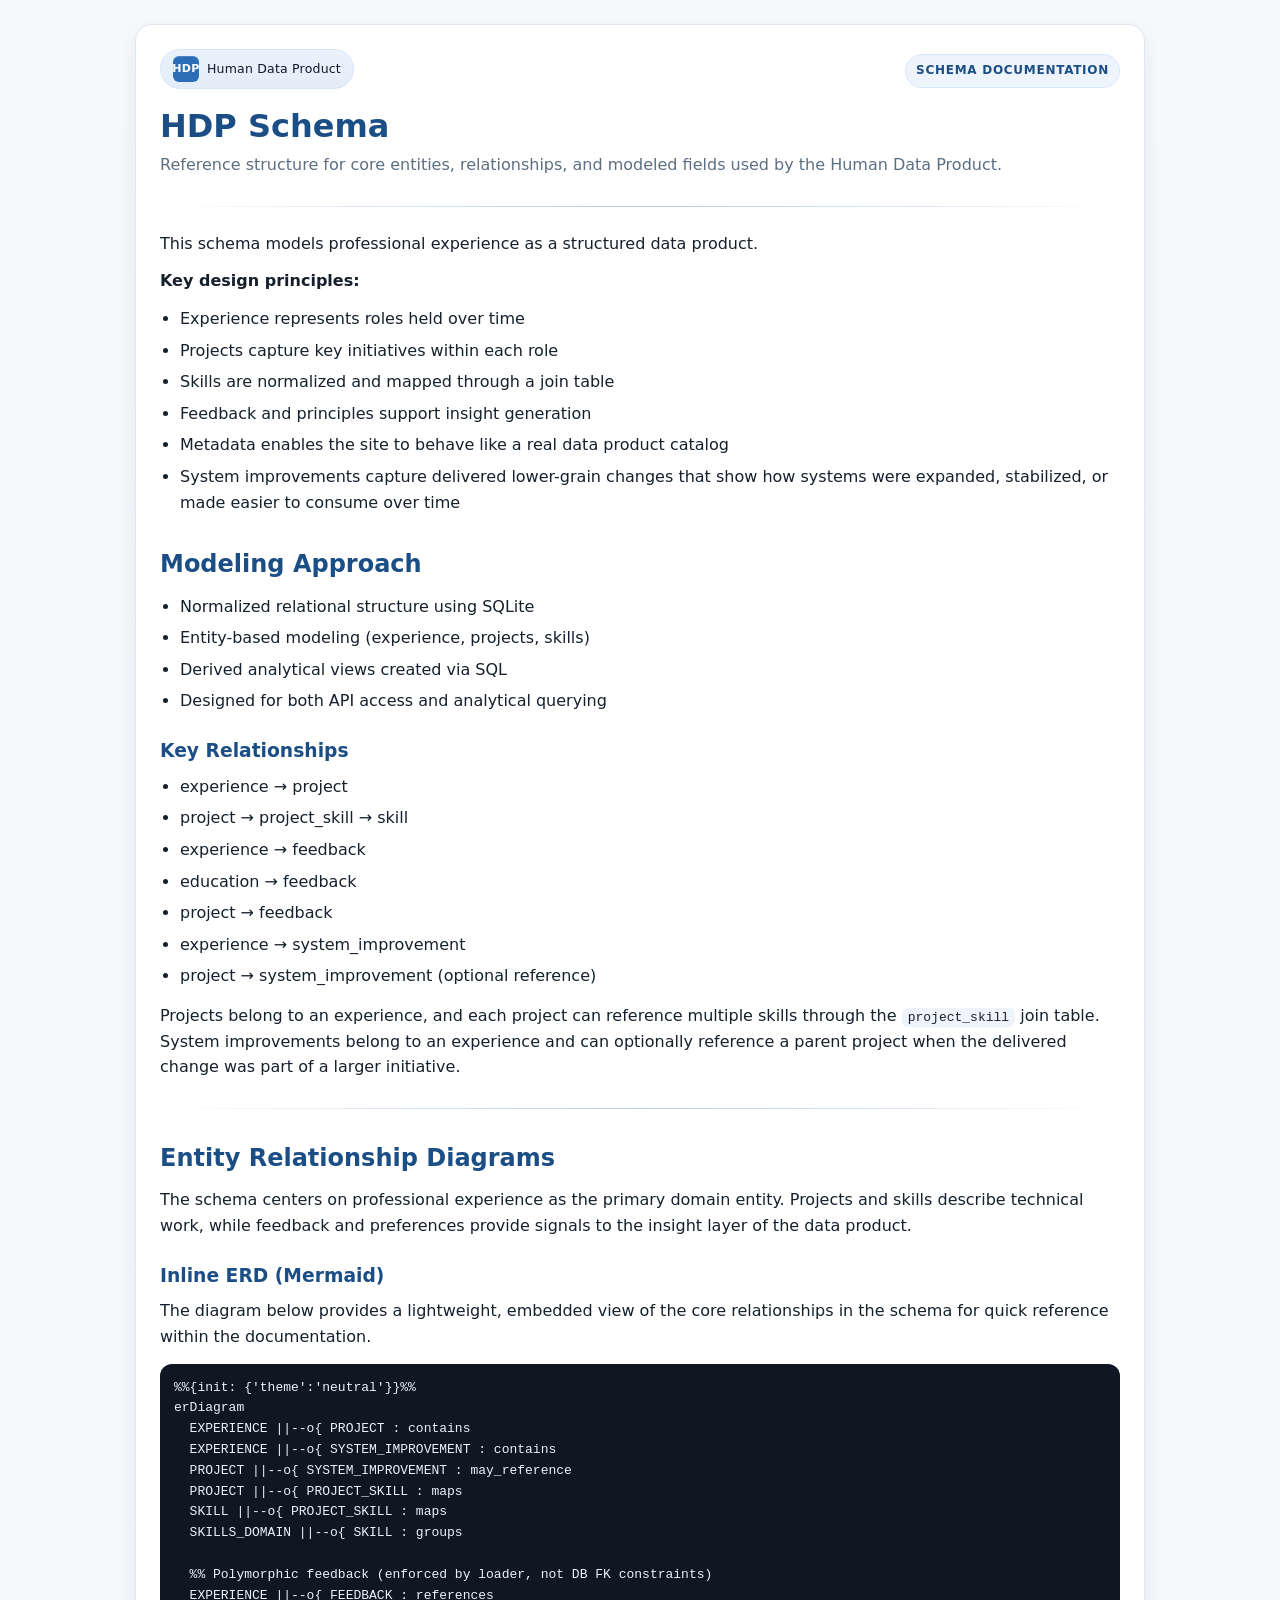
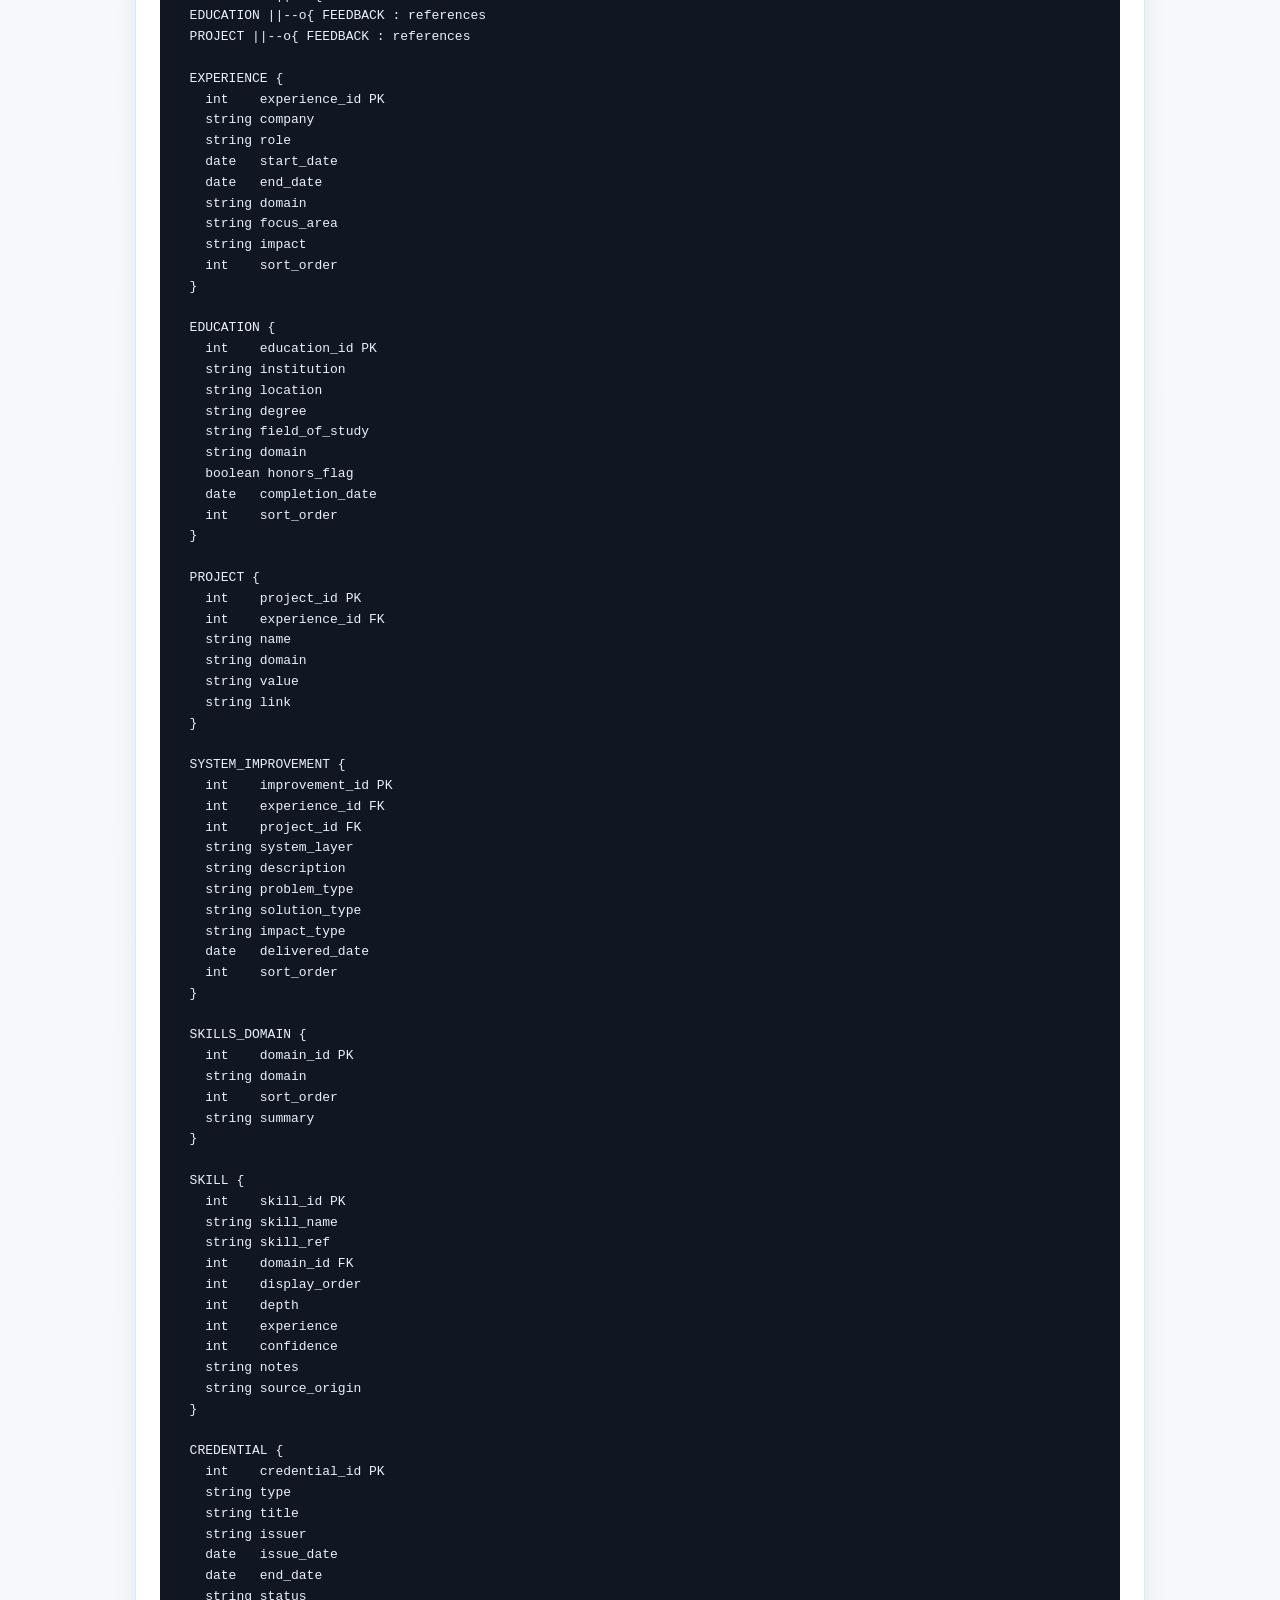
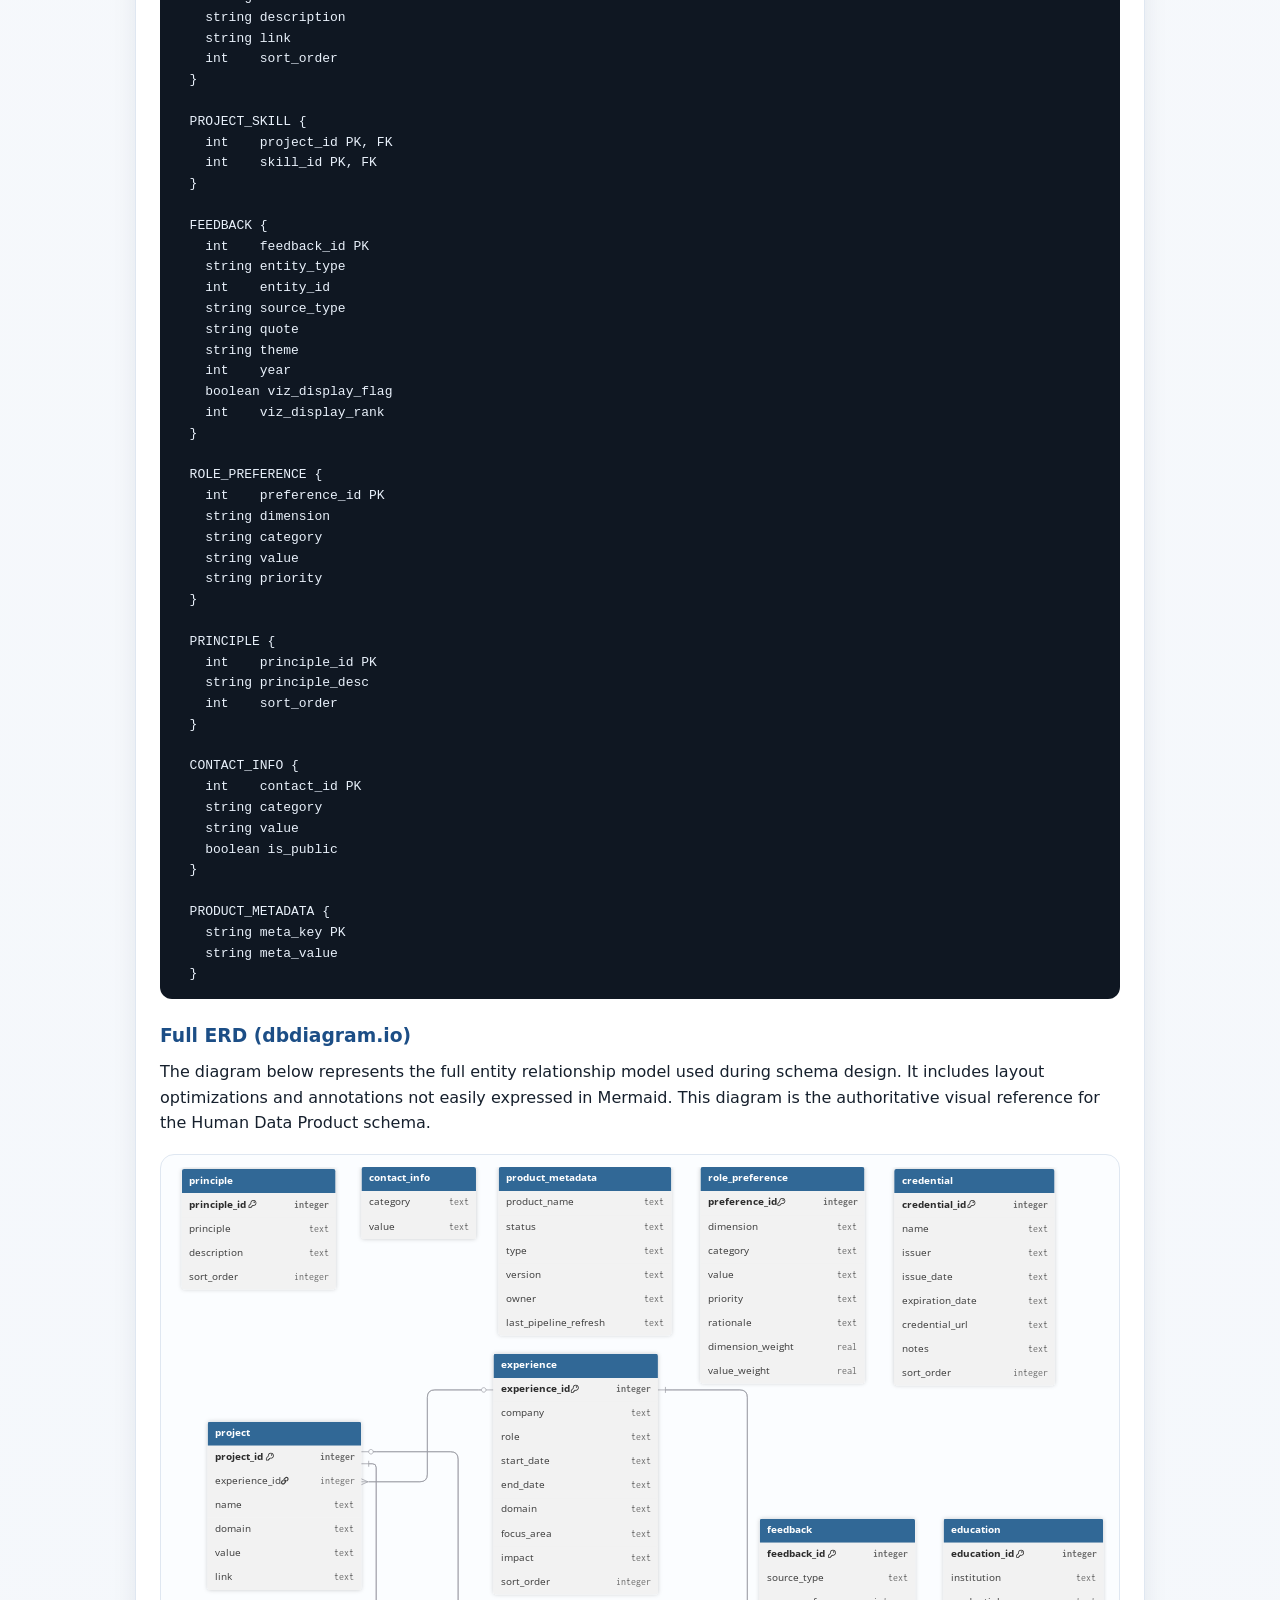
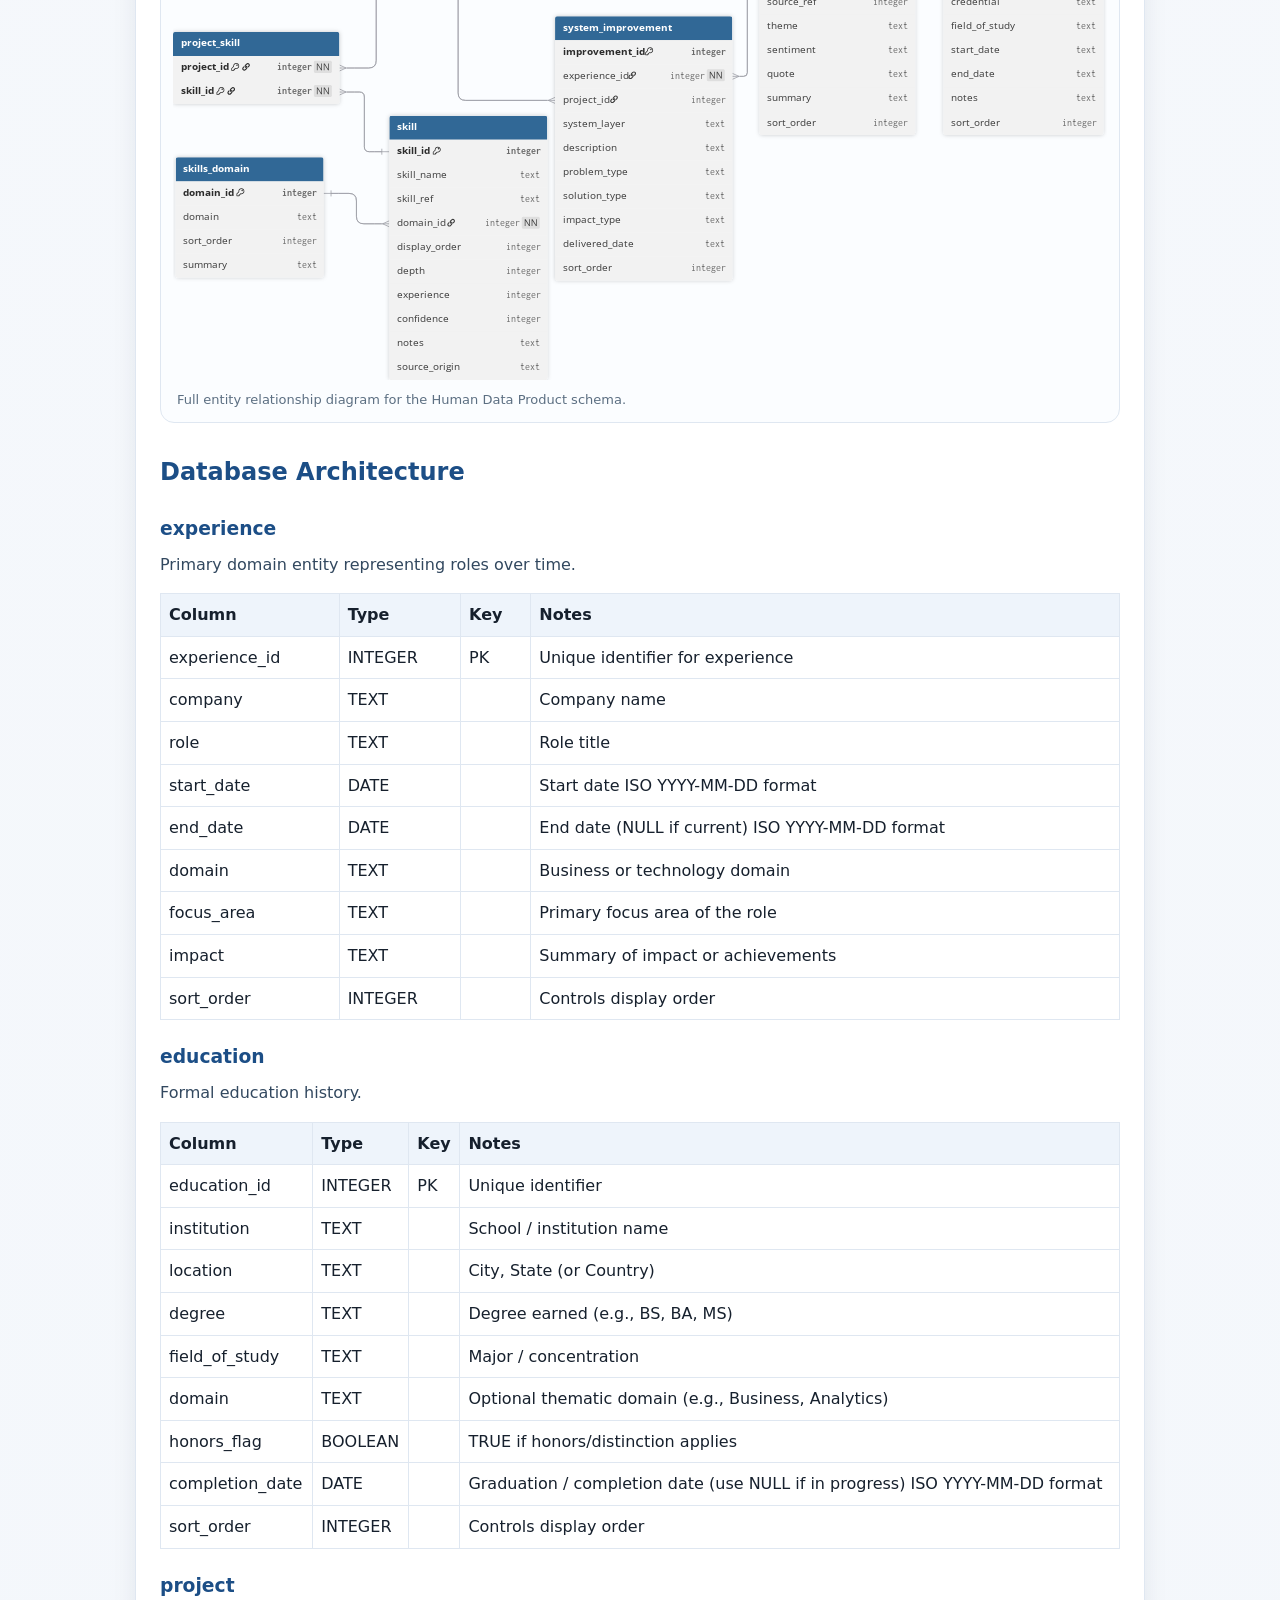
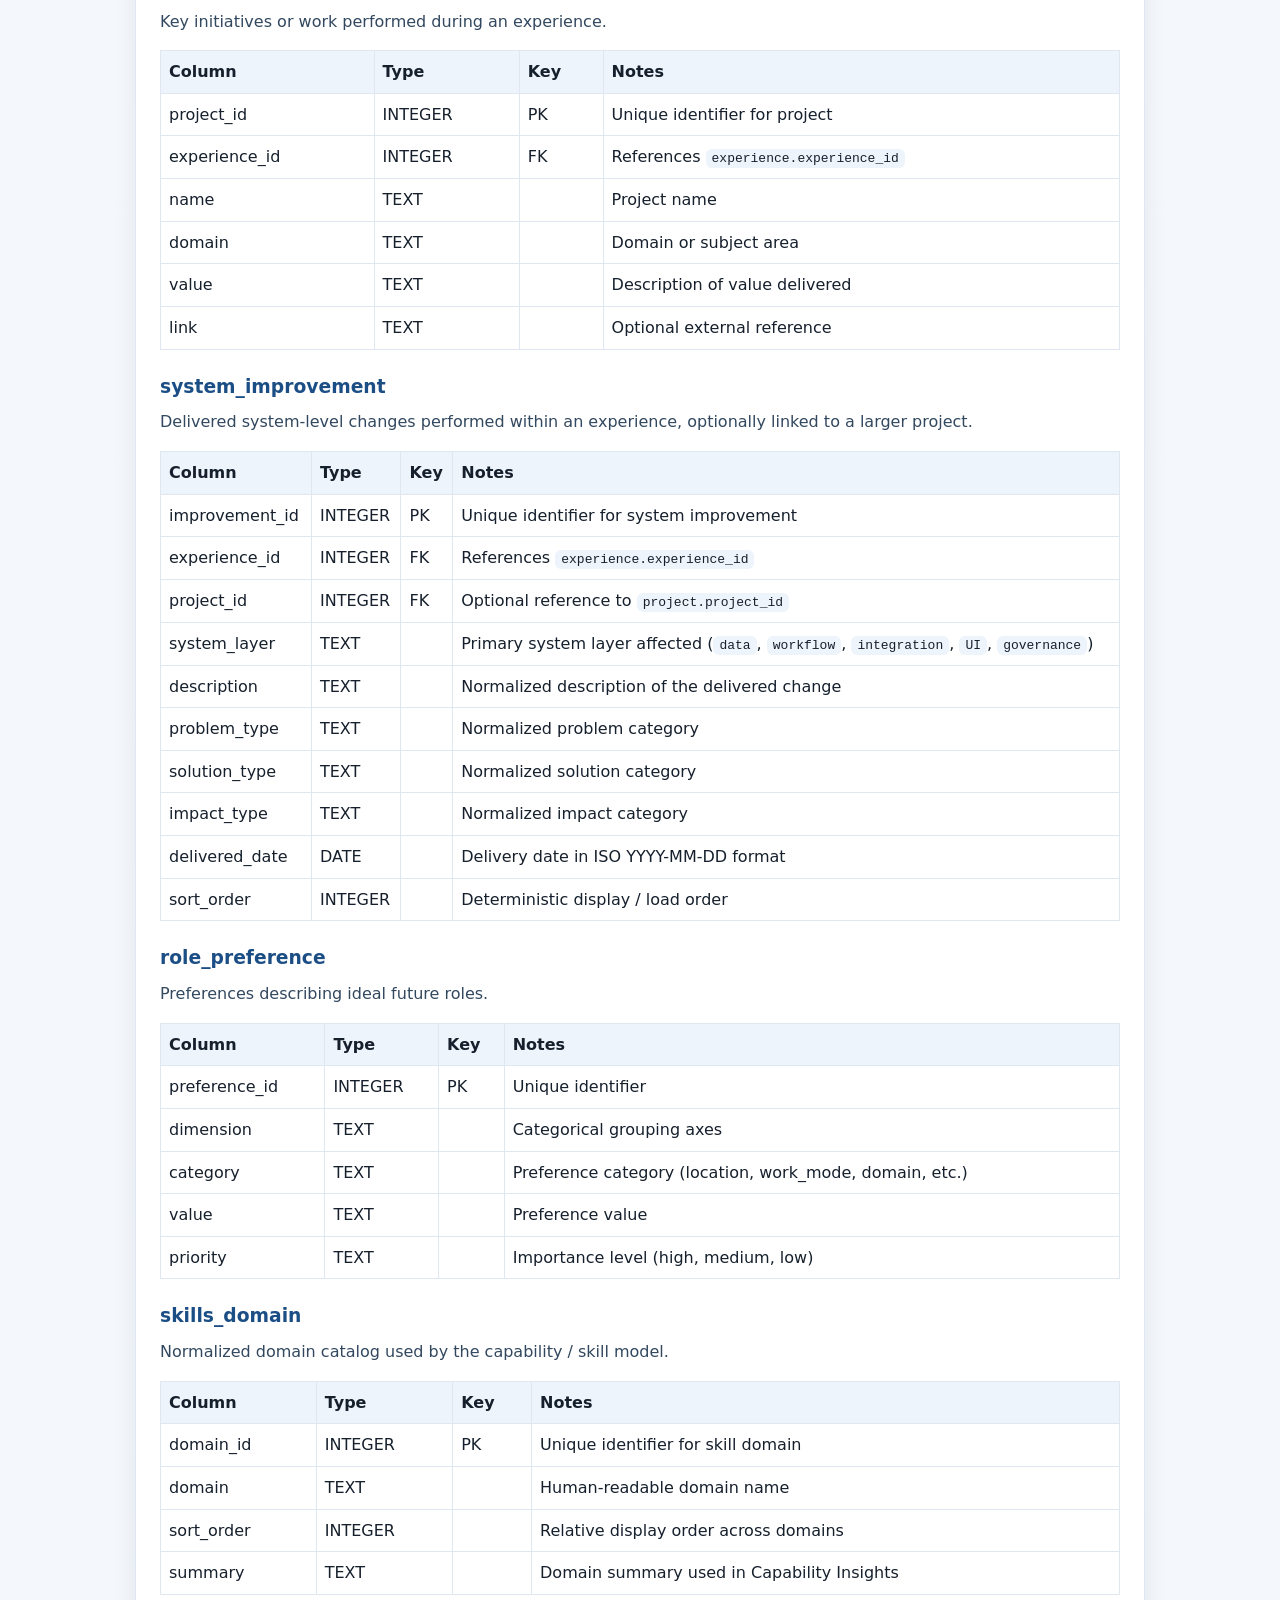
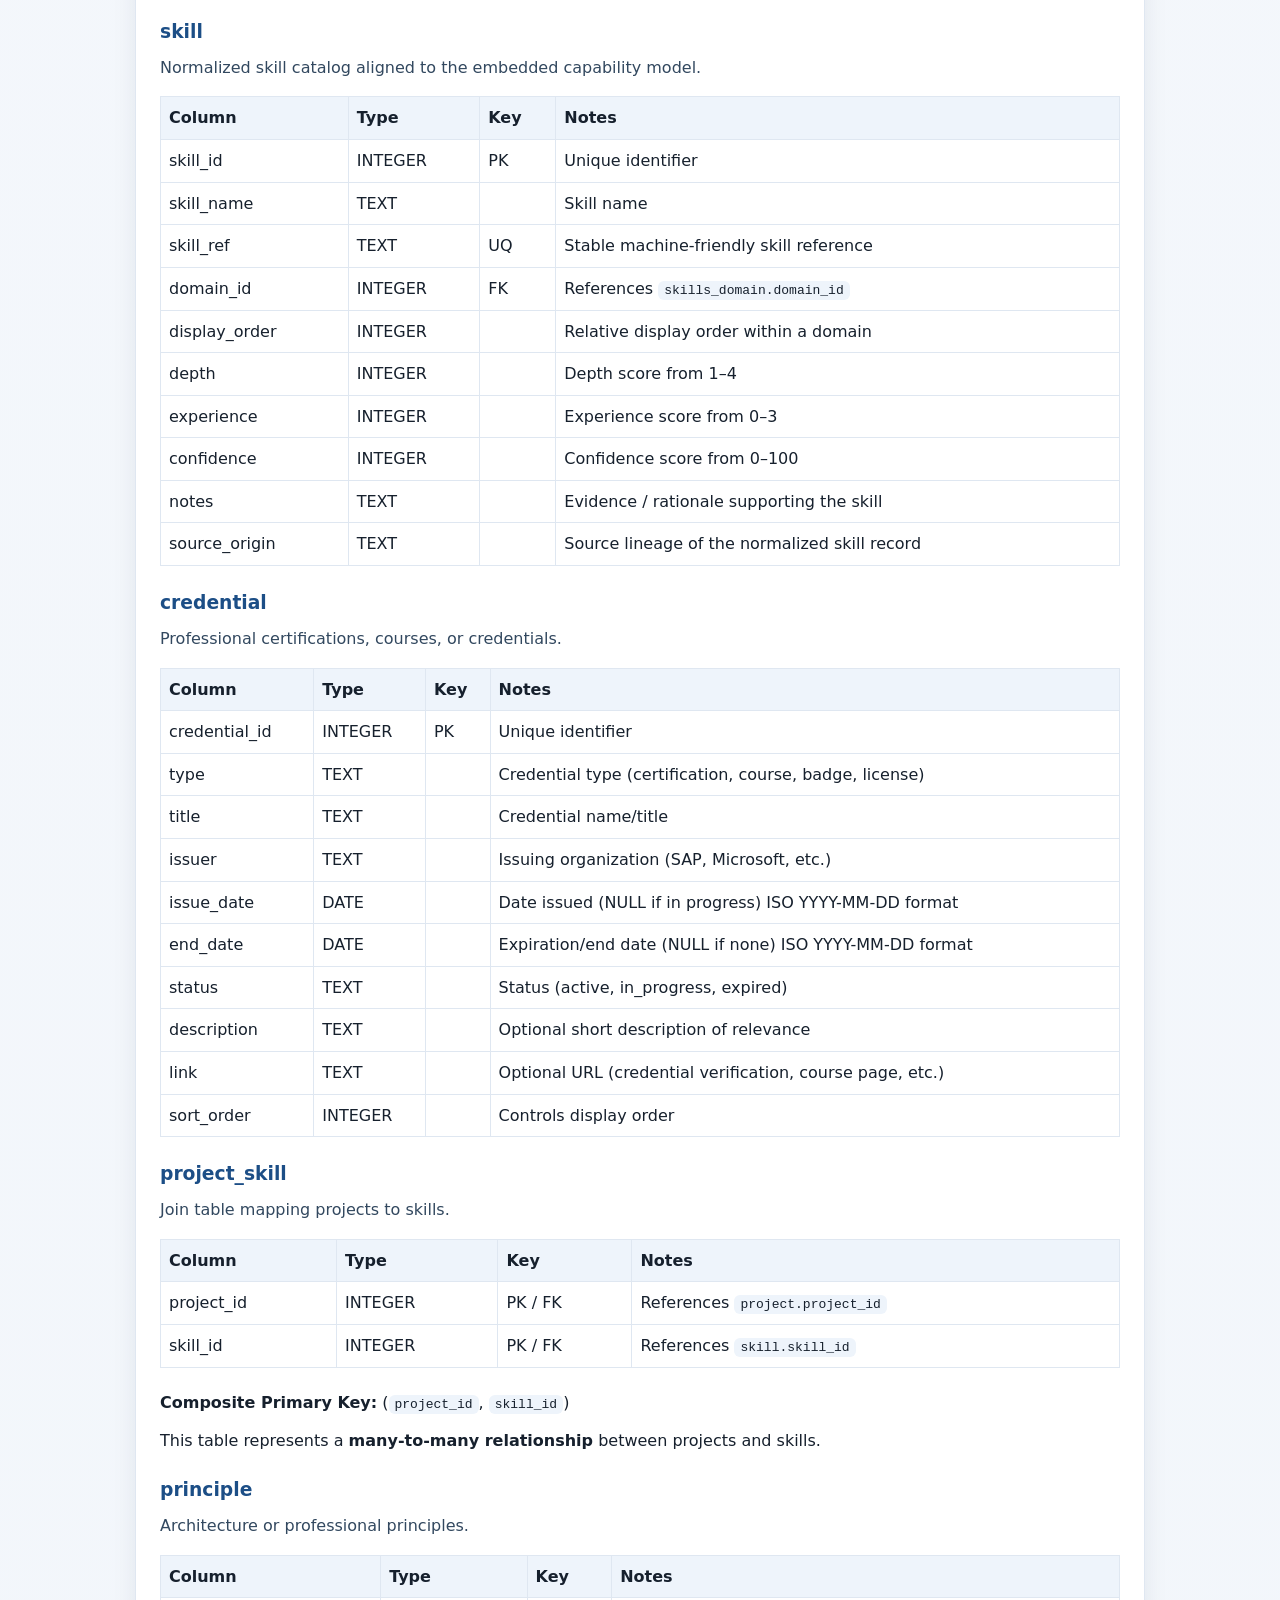
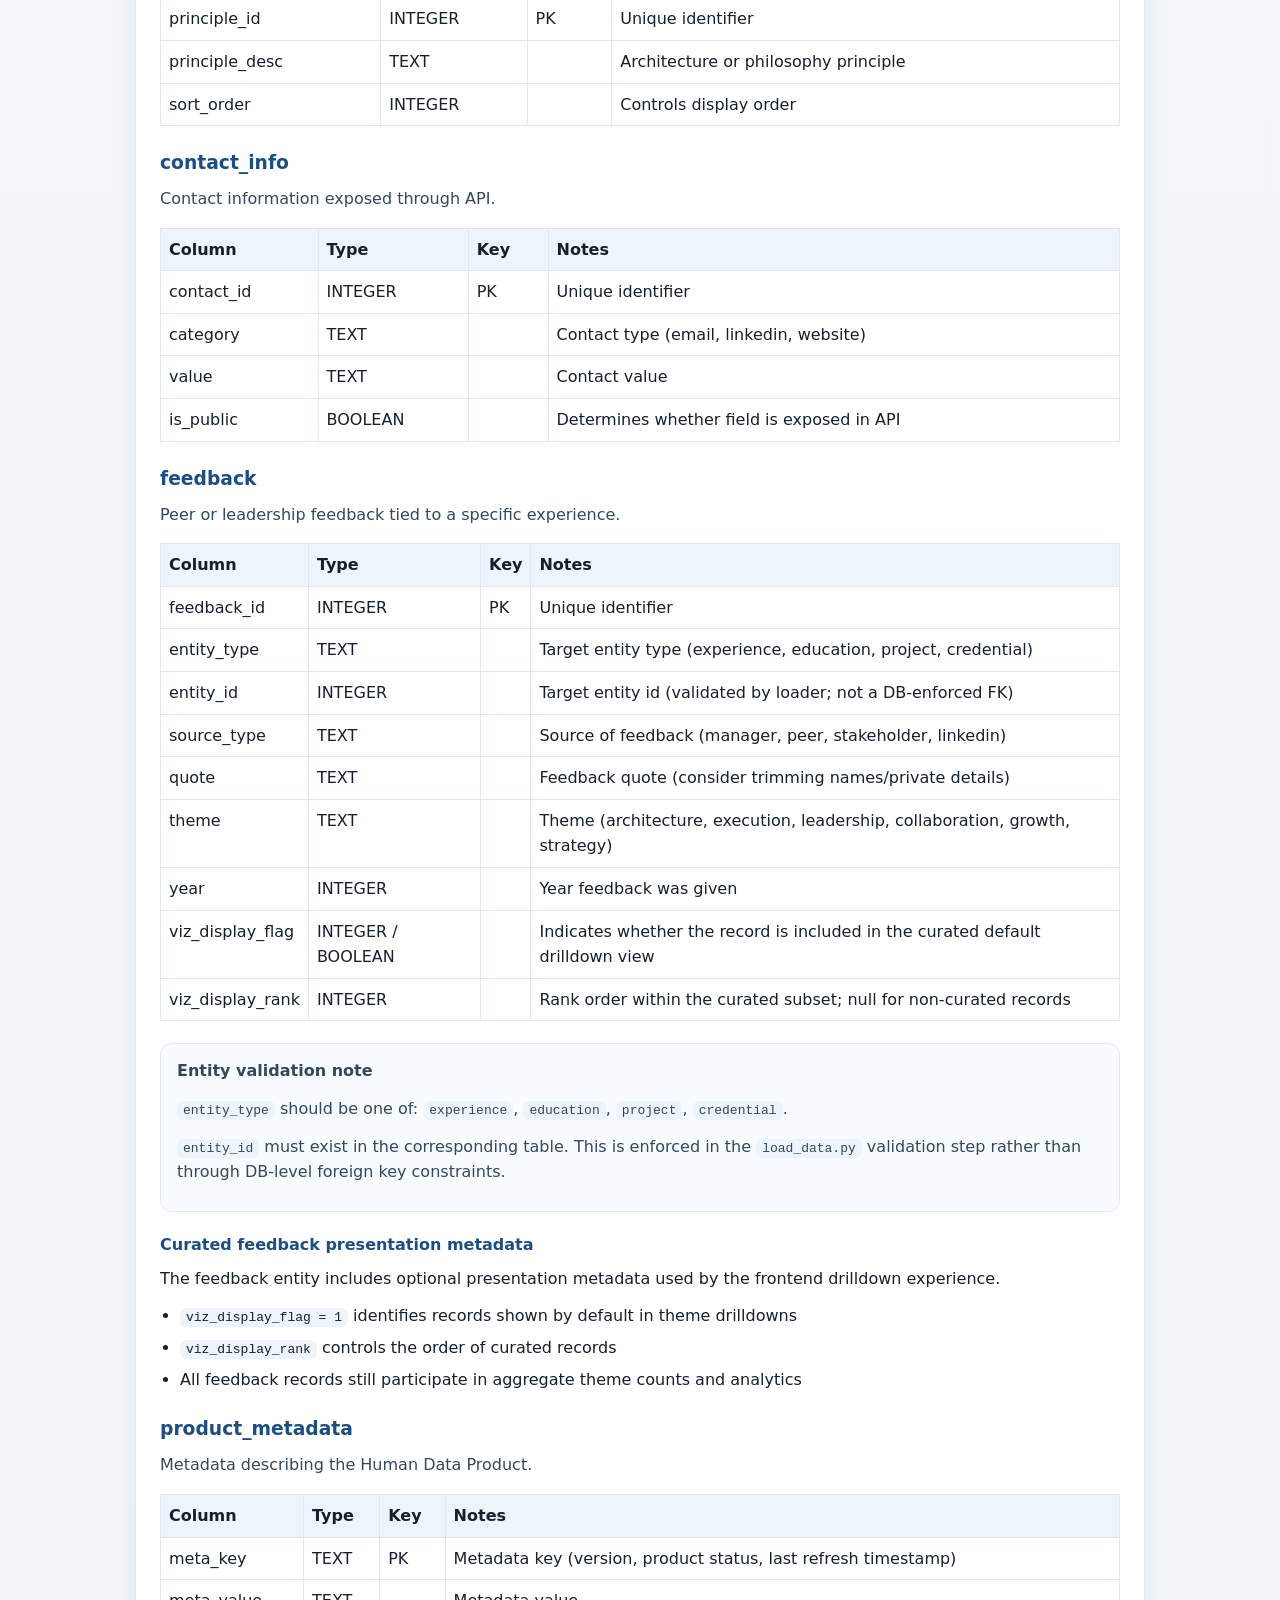
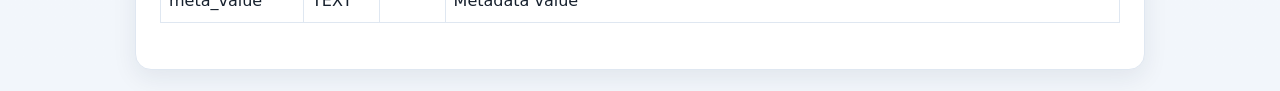
<file: frontend/documentation/hdp_schema.html>
<!doctype html>
<html lang="en">
<head>
  <meta charset="utf-8" />
  <meta name="viewport" content="width=device-width, initial-scale=1" />
  <title>HDP Schema Documentation</title>

  <style>
    body {
      margin: 0;
      padding: 24px;
      font-family: Inter, system-ui, sans-serif;
      background: linear-gradient(180deg, #f7f9fc 0%, #f2f6fb 100%);
      color: #16202d;
      line-height: 1.6;
    }

    .container {
      max-width: 960px;
      margin: 0 auto;
      background: white;
      border-radius: 16px;
      padding: 24px;
      border: 1px solid #dfe7f1;
      box-shadow: 0 8px 24px rgba(20, 38, 63, 0.08);
    }

    .doc-eyebrow {
      display: inline-block;
      margin-bottom: 10px;
      padding: 6px 10px;
      border-radius: 999px;
      background: #eef4fb;
      border: 1px solid #d7e7fb;
      color: #1c4e86;
      font-size: 12px;
      font-weight: 700;
      letter-spacing: 0.06em;
      text-transform: uppercase;
    }

    .doc-description {
      margin: 8px 0 0;
      color: #5c6f82;
    }

    .section-divider {
      height: 1px;
      margin: 28px 0 24px;
      background: linear-gradient(90deg, rgba(44, 109, 184, 0) 0%, rgba(44, 109, 184, 0.35) 50%, rgba(44, 109, 184, 0) 100%);
    }

    .doc-note {
      margin: 16px 0 20px;
      padding: 14px 16px;
      border: 1px solid #dfe7f1;
      border-radius: 12px;
      background: #f8fbff;
      color: #32485f;
    }

    h1, h2, h3, h4 {
      color: #1c4e86;
    }

    h1 {
      margin: 0;
      line-height: 1.1;
    }

    h2 {
      margin-top: 30px;
      margin-bottom: 10px;
    }

    h3 {
      margin-top: 22px;
      margin-bottom: 8px;
    }

    h4 {
      margin-top: 18px;
      margin-bottom: 8px;
    }

    p {
      margin: 0 0 12px;
    }

    pre {
      background: #0f1722;
      color: #e9f1fb;
      padding: 14px;
      border-radius: 12px;
      overflow-x: auto;
      margin: 14px 0 20px;
    }

    code {
      background: #eef4fb;
      padding: 2px 6px;
      border-radius: 6px;
    }

    pre code {
      background: transparent;
      padding: 0;
      border-radius: 0;
      color: inherit;
    }

    a {
      color: #2c6db8;
    }

    ul {
      margin: 0 0 14px 20px;
      padding: 0;
    }

    li {
      margin-bottom: 6px;
    }

    table {
      width: 100%;
      border-collapse: collapse;
      margin: 16px 0 22px;
    }

    th, td {
      border: 1px solid #dfe7f1;
      padding: 8px;
      text-align: left;
      vertical-align: top;
    }

    th {
      background: #eef4fb;
    }

    .schema-image-wrap {
      margin: 18px 0 24px;
      padding: 12px;
      border: 1px solid #dfe7f1;
      border-radius: 14px;
      background: #fbfdff;
    }

    .schema-image-wrap img {
      display: block;
      width: 100%;
      height: auto;
      border-radius: 10px;
    }

    .schema-caption {
      margin: 10px 4px 0;
      font-size: 13px;
      color: #5c6f82;
    }

    .entity-intro {
      margin-bottom: 10px;
      color: #32485f;
    }

    .doc-header-badge {
    display: inline-flex;
    align-items: center;
    gap: 8px;
    padding: 6px 12px;
    border-radius: 999px;
    background: linear-gradient(180deg, #eaf2fb 0%, #e3edf9 100%);
    border: 1px solid #d6e6fb;
    color: #0f172a;
    font-size: 12.5px;
    font-weight: 500;
    letter-spacing: 0.2px;
    margin-bottom: 14px;
  }
  
  .doc-header-icon {
    display: flex;
    align-items: center;
    justify-content: center;
    width: 26px;
    height: 26px;
    border-radius: 6px;
    background: #2c6db8;
    color: white;
    font-size: 11px;
    font-weight: 700;
    letter-spacing: 0.04em;
    box-shadow: inset 0 1px 0 rgba(255,255,255,0.15);
  }
  
  .doc-header-row {
    display: flex;
    align-items: center;
    justify-content: space-between;
    margin-bottom: 6px;
  }
  
  .doc-header-text {
    white-space: nowrap;
  }

@media (max-width: 768px) {
  body {
    padding: 14px;
  }

  .container {
    padding: 18px 16px;
    border-radius: 14px;
  }

  .doc-header-row {
    flex-direction: column;
    align-items: flex-start;
    gap: 10px;
  }

  .doc-header-text {
    white-space: normal;
  }

  h1 {
    font-size: clamp(1.6rem, 7vw, 2.1rem);
    line-height: 1.08;
  }

  h2 {
    font-size: 1.2rem;
  }

  table {
    table-layout: fixed;
  }

  th,
  td {
    font-size: 12px;
    padding: 8px 10px;
    word-break: break-word;
    overflow-wrap: anywhere;
  }

  .schema-image-wrap {
    padding: 10px;
  }
}
  </style>
</head>

<body>
  <div class="container">
    <div class="doc-header-row">
      <div class="doc-header-badge">
        <div class="doc-header-icon">HDP</div>
        <div class="doc-header-text">Human Data Product</div>
      </div>
  
      <div class="doc-eyebrow">Schema Documentation</div>
    </div>
  
    <h1>HDP Schema</h1>
    <p class="doc-description">Reference structure for core entities, relationships, and modeled fields used by the Human Data Product.</p>
  
    <div class="section-divider"></div>

    <p>This schema models professional experience as a structured data product.</p>
    <p><strong>Key design principles:</strong></p>
    <ul>
      <li>Experience represents roles held over time</li>
      <li>Projects capture key initiatives within each role</li>
      <li>Skills are normalized and mapped through a join table</li>
      <li>Feedback and principles support insight generation</li>
      <li>Metadata enables the site to behave like a real data product catalog</li>
      <li>System improvements capture delivered lower-grain changes that show how systems were expanded, stabilized, or made easier to consume over time</li>
    </ul>

    <h2 id="modeling-approach">Modeling Approach</h2>
    <ul>
      <li>Normalized relational structure using SQLite</li>
      <li>Entity-based modeling (experience, projects, skills)</li>
      <li>Derived analytical views created via SQL</li>
      <li>Designed for both API access and analytical querying</li>
    </ul>

    <h3 id="key-relationships">Key Relationships</h3>
    <ul>
      <li>experience → project</li>
      <li>project → project_skill → skill</li>
      <li>experience → feedback</li>
      <li>education → feedback</li>
      <li>project → feedback</li>
      <li>experience → system_improvement</li>
      <li>project → system_improvement (optional reference)</li>
    </ul>
    <p>Projects belong to an experience, and each project can reference multiple skills through the <code>project_skill</code> join table. System improvements belong to an experience and can optionally reference a parent project when the delivered change was part of a larger initiative.</p>

    <div class="section-divider"></div>

    <h2 id="entity-relationship-diagrams">Entity Relationship Diagrams</h2>
    <p>The schema centers on professional experience as the primary domain entity. Projects and skills describe technical work, while feedback and preferences provide signals to the insight layer of the data product.</p>

    <h3 id="inline-erd-mermaid">Inline ERD (Mermaid)</h3>
    <p>The diagram below provides a lightweight, embedded view of the core relationships in the schema for quick reference within the documentation.</p>

    <pre><code>%%{init: {'theme':'neutral'}}%%
erDiagram
  EXPERIENCE ||--o{ PROJECT : contains
  EXPERIENCE ||--o{ SYSTEM_IMPROVEMENT : contains
  PROJECT ||--o{ SYSTEM_IMPROVEMENT : may_reference
  PROJECT ||--o{ PROJECT_SKILL : maps
  SKILL ||--o{ PROJECT_SKILL : maps
  SKILLS_DOMAIN ||--o{ SKILL : groups

  %% Polymorphic feedback (enforced by loader, not DB FK constraints)
  EXPERIENCE ||--o{ FEEDBACK : references
  EDUCATION ||--o{ FEEDBACK : references
  PROJECT ||--o{ FEEDBACK : references

  EXPERIENCE {
    int    experience_id PK
    string company
    string role
    date   start_date
    date   end_date
    string domain
    string focus_area
    string impact
    int    sort_order
  }

  EDUCATION {
    int    education_id PK
    string institution
    string location
    string degree
    string field_of_study
    string domain
    boolean honors_flag
    date   completion_date
    int    sort_order
  }

  PROJECT {
    int    project_id PK
    int    experience_id FK
    string name
    string domain
    string value
    string link
  }

  SYSTEM_IMPROVEMENT {
    int    improvement_id PK
    int    experience_id FK
    int    project_id FK
    string system_layer
    string description
    string problem_type
    string solution_type
    string impact_type
    date   delivered_date
    int    sort_order
  }

  SKILLS_DOMAIN {
    int    domain_id PK
    string domain
    int    sort_order
    string summary
  }
  
  SKILL {
    int    skill_id PK
    string skill_name
    string skill_ref
    int    domain_id FK
    int    display_order
    int    depth
    int    experience
    int    confidence
    string notes
    string source_origin
  }

  CREDENTIAL {
    int    credential_id PK
    string type
    string title
    string issuer
    date   issue_date
    date   end_date
    string status
    string description
    string link
    int    sort_order
  }

  PROJECT_SKILL {
    int    project_id PK, FK
    int    skill_id PK, FK
  }

  FEEDBACK {
    int    feedback_id PK
    string entity_type
    int    entity_id
    string source_type
    string quote
    string theme
    int    year
    boolean viz_display_flag
    int    viz_display_rank
  }

  ROLE_PREFERENCE {
    int    preference_id PK
    string dimension
    string category
    string value
    string priority
  }

  PRINCIPLE {
    int    principle_id PK
    string principle_desc
    int    sort_order
  }

  CONTACT_INFO {
    int    contact_id PK
    string category
    string value
    boolean is_public
  }

  PRODUCT_METADATA {
    string meta_key PK
    string meta_value
  }</code></pre>

    <h3 id="full-erd-dbdiagram">Full ERD (dbdiagram.io)</h3>
    <p>The diagram below represents the full entity relationship model used during schema design. It includes layout optimizations and annotations not easily expressed in Mermaid. This diagram is the authoritative visual reference for the Human Data Product schema.</p>

    <div class="schema-image-wrap">
      <img src="images/Human_Data_Product_ERD_v5.svg" alt="Human Data Product ERD" />
      <p class="schema-caption">Full entity relationship diagram for the Human Data Product schema.</p>
    </div>

    <h2 id="database-architecture">Database Architecture</h2>

    <h3 id="experience">experience</h3>
    <p class="entity-intro">Primary domain entity representing roles over time.</p>
    <table>
      <thead>
        <tr>
          <th>Column</th>
          <th>Type</th>
          <th>Key</th>
          <th>Notes</th>
        </tr>
      </thead>
      <tbody>
        <tr><td>experience_id</td><td>INTEGER</td><td>PK</td><td>Unique identifier for experience</td></tr>
        <tr><td>company</td><td>TEXT</td><td></td><td>Company name</td></tr>
        <tr><td>role</td><td>TEXT</td><td></td><td>Role title</td></tr>
        <tr><td>start_date</td><td>DATE</td><td></td><td>Start date ISO YYYY-MM-DD format</td></tr>
        <tr><td>end_date</td><td>DATE</td><td></td><td>End date (NULL if current) ISO YYYY-MM-DD format</td></tr>
        <tr><td>domain</td><td>TEXT</td><td></td><td>Business or technology domain</td></tr>
        <tr><td>focus_area</td><td>TEXT</td><td></td><td>Primary focus area of the role</td></tr>
        <tr><td>impact</td><td>TEXT</td><td></td><td>Summary of impact or achievements</td></tr>
        <tr><td>sort_order</td><td>INTEGER</td><td></td><td>Controls display order</td></tr>
      </tbody>
    </table>

    <h3 id="education">education</h3>
    <p class="entity-intro">Formal education history.</p>
    <table>
      <thead>
        <tr>
          <th>Column</th>
          <th>Type</th>
          <th>Key</th>
          <th>Notes</th>
        </tr>
      </thead>
      <tbody>
        <tr><td>education_id</td><td>INTEGER</td><td>PK</td><td>Unique identifier</td></tr>
        <tr><td>institution</td><td>TEXT</td><td></td><td>School / institution name</td></tr>
        <tr><td>location</td><td>TEXT</td><td></td><td>City, State (or Country)</td></tr>
        <tr><td>degree</td><td>TEXT</td><td></td><td>Degree earned (e.g., BS, BA, MS)</td></tr>
        <tr><td>field_of_study</td><td>TEXT</td><td></td><td>Major / concentration</td></tr>
        <tr><td>domain</td><td>TEXT</td><td></td><td>Optional thematic domain (e.g., Business, Analytics)</td></tr>
        <tr><td>honors_flag</td><td>BOOLEAN</td><td></td><td>TRUE if honors/distinction applies</td></tr>
        <tr><td>completion_date</td><td>DATE</td><td></td><td>Graduation / completion date (use NULL if in progress) ISO YYYY-MM-DD format</td></tr>
        <tr><td>sort_order</td><td>INTEGER</td><td></td><td>Controls display order</td></tr>
      </tbody>
    </table>

    <h3 id="project">project</h3>
    <p class="entity-intro">Key initiatives or work performed during an experience.</p>
    <table>
      <thead>
        <tr>
          <th>Column</th>
          <th>Type</th>
          <th>Key</th>
          <th>Notes</th>
        </tr>
      </thead>
      <tbody>
        <tr><td>project_id</td><td>INTEGER</td><td>PK</td><td>Unique identifier for project</td></tr>
        <tr><td>experience_id</td><td>INTEGER</td><td>FK</td><td>References <code>experience.experience_id</code></td></tr>
        <tr><td>name</td><td>TEXT</td><td></td><td>Project name</td></tr>
        <tr><td>domain</td><td>TEXT</td><td></td><td>Domain or subject area</td></tr>
        <tr><td>value</td><td>TEXT</td><td></td><td>Description of value delivered</td></tr>
        <tr><td>link</td><td>TEXT</td><td></td><td>Optional external reference</td></tr>
      </tbody>
    </table>

    <h3 id="system_improvement">system_improvement</h3>
    <p class="entity-intro">Delivered system-level changes performed within an experience, optionally linked to a larger project.</p>
    <table>
      <thead>
        <tr>
          <th>Column</th>
          <th>Type</th>
          <th>Key</th>
          <th>Notes</th>
        </tr>
      </thead>
      <tbody>
        <tr><td>improvement_id</td><td>INTEGER</td><td>PK</td><td>Unique identifier for system improvement</td></tr>
        <tr><td>experience_id</td><td>INTEGER</td><td>FK</td><td>References <code>experience.experience_id</code></td></tr>
        <tr><td>project_id</td><td>INTEGER</td><td>FK</td><td>Optional reference to <code>project.project_id</code></td></tr>
        <tr><td>system_layer</td><td>TEXT</td><td></td><td>Primary system layer affected (<code>data</code>, <code>workflow</code>, <code>integration</code>, <code>UI</code>, <code>governance</code>)</td></tr>
        <tr><td>description</td><td>TEXT</td><td></td><td>Normalized description of the delivered change</td></tr>
        <tr><td>problem_type</td><td>TEXT</td><td></td><td>Normalized problem category</td></tr>
        <tr><td>solution_type</td><td>TEXT</td><td></td><td>Normalized solution category</td></tr>
        <tr><td>impact_type</td><td>TEXT</td><td></td><td>Normalized impact category</td></tr>
        <tr><td>delivered_date</td><td>DATE</td><td></td><td>Delivery date in ISO YYYY-MM-DD format</td></tr>
        <tr><td>sort_order</td><td>INTEGER</td><td></td><td>Deterministic display / load order</td></tr>
      </tbody>
    </table>

    <h3 id="role_preference">role_preference</h3>
    <p class="entity-intro">Preferences describing ideal future roles.</p>
    <table>
      <thead>
        <tr>
          <th>Column</th>
          <th>Type</th>
          <th>Key</th>
          <th>Notes</th>
        </tr>
      </thead>
      <tbody>
        <tr><td>preference_id</td><td>INTEGER</td><td>PK</td><td>Unique identifier</td></tr>
        <tr><td>dimension</td><td>TEXT</td><td></td><td>Categorical grouping axes</td></tr>
        <tr><td>category</td><td>TEXT</td><td></td><td>Preference category (location, work_mode, domain, etc.)</td></tr>
        <tr><td>value</td><td>TEXT</td><td></td><td>Preference value</td></tr>
        <tr><td>priority</td><td>TEXT</td><td></td><td>Importance level (high, medium, low)</td></tr>
      </tbody>
    </table>

    <h3 id="skills_domain">skills_domain</h3>
    <p class="entity-intro">Normalized domain catalog used by the capability / skill model.</p>
    <table>
      <thead>
        <tr>
          <th>Column</th>
          <th>Type</th>
          <th>Key</th>
          <th>Notes</th>
        </tr>
      </thead>
      <tbody>
        <tr><td>domain_id</td><td>INTEGER</td><td>PK</td><td>Unique identifier for skill domain</td></tr>
        <tr><td>domain</td><td>TEXT</td><td></td><td>Human-readable domain name</td></tr>
        <tr><td>sort_order</td><td>INTEGER</td><td></td><td>Relative display order across domains</td></tr>
        <tr><td>summary</td><td>TEXT</td><td></td><td>Domain summary used in Capability Insights</td></tr>
      </tbody>
    </table>
    
    <h3 id="skill">skill</h3>
    <p class="entity-intro">Normalized skill catalog aligned to the embedded capability model.</p>
    <table>
      <thead>
        <tr>
          <th>Column</th>
          <th>Type</th>
          <th>Key</th>
          <th>Notes</th>
        </tr>
      </thead>
      <tbody>
        <tr><td>skill_id</td><td>INTEGER</td><td>PK</td><td>Unique identifier</td></tr>
        <tr><td>skill_name</td><td>TEXT</td><td></td><td>Skill name</td></tr>
        <tr><td>skill_ref</td><td>TEXT</td><td>UQ</td><td>Stable machine-friendly skill reference</td></tr>
        <tr><td>domain_id</td><td>INTEGER</td><td>FK</td><td>References <code>skills_domain.domain_id</code></td></tr>
        <tr><td>display_order</td><td>INTEGER</td><td></td><td>Relative display order within a domain</td></tr>
        <tr><td>depth</td><td>INTEGER</td><td></td><td>Depth score from 1–4</td></tr>
        <tr><td>experience</td><td>INTEGER</td><td></td><td>Experience score from 0–3</td></tr>
        <tr><td>confidence</td><td>INTEGER</td><td></td><td>Confidence score from 0–100</td></tr>
        <tr><td>notes</td><td>TEXT</td><td></td><td>Evidence / rationale supporting the skill</td></tr>
        <tr><td>source_origin</td><td>TEXT</td><td></td><td>Source lineage of the normalized skill record</td></tr>
      </tbody>
    </table>

    <h3 id="credential">credential</h3>
    <p class="entity-intro">Professional certifications, courses, or credentials.</p>
    <table>
      <thead>
        <tr>
          <th>Column</th>
          <th>Type</th>
          <th>Key</th>
          <th>Notes</th>
        </tr>
      </thead>
      <tbody>
        <tr><td>credential_id</td><td>INTEGER</td><td>PK</td><td>Unique identifier</td></tr>
        <tr><td>type</td><td>TEXT</td><td></td><td>Credential type (certification, course, badge, license)</td></tr>
        <tr><td>title</td><td>TEXT</td><td></td><td>Credential name/title</td></tr>
        <tr><td>issuer</td><td>TEXT</td><td></td><td>Issuing organization (SAP, Microsoft, etc.)</td></tr>
        <tr><td>issue_date</td><td>DATE</td><td></td><td>Date issued (NULL if in progress) ISO YYYY-MM-DD format</td></tr>
        <tr><td>end_date</td><td>DATE</td><td></td><td>Expiration/end date (NULL if none) ISO YYYY-MM-DD format</td></tr>
        <tr><td>status</td><td>TEXT</td><td></td><td>Status (active, in_progress, expired)</td></tr>
        <tr><td>description</td><td>TEXT</td><td></td><td>Optional short description of relevance</td></tr>
        <tr><td>link</td><td>TEXT</td><td></td><td>Optional URL (credential verification, course page, etc.)</td></tr>
        <tr><td>sort_order</td><td>INTEGER</td><td></td><td>Controls display order</td></tr>
      </tbody>
    </table>

    <h3 id="project_skill">project_skill</h3>
    <p class="entity-intro">Join table mapping projects to skills.</p>
    <table>
      <thead>
        <tr>
          <th>Column</th>
          <th>Type</th>
          <th>Key</th>
          <th>Notes</th>
        </tr>
      </thead>
      <tbody>
        <tr><td>project_id</td><td>INTEGER</td><td>PK / FK</td><td>References <code>project.project_id</code></td></tr>
        <tr><td>skill_id</td><td>INTEGER</td><td>PK / FK</td><td>References <code>skill.skill_id</code></td></tr>
      </tbody>
    </table>
    <p><strong>Composite Primary Key:</strong> (<code>project_id</code>, <code>skill_id</code>)</p>
    <p>This table represents a <strong>many-to-many relationship</strong> between projects and skills.</p>

    <h3 id="principle">principle</h3>
    <p class="entity-intro">Architecture or professional principles.</p>
    <table>
      <thead>
        <tr>
          <th>Column</th>
          <th>Type</th>
          <th>Key</th>
          <th>Notes</th>
        </tr>
      </thead>
      <tbody>
        <tr><td>principle_id</td><td>INTEGER</td><td>PK</td><td>Unique identifier</td></tr>
        <tr><td>principle_desc</td><td>TEXT</td><td></td><td>Architecture or philosophy principle</td></tr>
        <tr><td>sort_order</td><td>INTEGER</td><td></td><td>Controls display order</td></tr>
      </tbody>
    </table>

    <h3 id="contact_info">contact_info</h3>
    <p class="entity-intro">Contact information exposed through API.</p>
    <table>
      <thead>
        <tr>
          <th>Column</th>
          <th>Type</th>
          <th>Key</th>
          <th>Notes</th>
        </tr>
      </thead>
      <tbody>
        <tr><td>contact_id</td><td>INTEGER</td><td>PK</td><td>Unique identifier</td></tr>
        <tr><td>category</td><td>TEXT</td><td></td><td>Contact type (email, linkedin, website)</td></tr>
        <tr><td>value</td><td>TEXT</td><td></td><td>Contact value</td></tr>
        <tr><td>is_public</td><td>BOOLEAN</td><td></td><td>Determines whether field is exposed in API</td></tr>
      </tbody>
    </table>

    <h3 id="feedback">feedback</h3>
    <p class="entity-intro">Peer or leadership feedback tied to a specific experience.</p>
    <table>
      <thead>
        <tr>
          <th>Column</th>
          <th>Type</th>
          <th>Key</th>
          <th>Notes</th>
        </tr>
      </thead>
      <tbody>
        <tr><td>feedback_id</td><td>INTEGER</td><td>PK</td><td>Unique identifier</td></tr>
        <tr><td>entity_type</td><td>TEXT</td><td></td><td>Target entity type (experience, education, project, credential)</td></tr>
        <tr><td>entity_id</td><td>INTEGER</td><td></td><td>Target entity id (validated by loader; not a DB-enforced FK)</td></tr>
        <tr><td>source_type</td><td>TEXT</td><td></td><td>Source of feedback (manager, peer, stakeholder, linkedin)</td></tr>
        <tr><td>quote</td><td>TEXT</td><td></td><td>Feedback quote (consider trimming names/private details)</td></tr>
        <tr><td>theme</td><td>TEXT</td><td></td><td>Theme (architecture, execution, leadership, collaboration, growth, strategy)</td></tr>
        <tr><td>year</td><td>INTEGER</td><td></td><td>Year feedback was given</td></tr>
        <tr><td>viz_display_flag</td><td>INTEGER / BOOLEAN</td><td></td><td>Indicates whether the record is included in the curated default drilldown view</td></tr>
        <tr><td>viz_display_rank</td><td>INTEGER</td><td></td><td>Rank order within the curated subset; null for non-curated records</td></tr>
      </tbody>
    </table>

    <div class="doc-note">
      <p><strong>Entity validation note</strong></p>
      <p><code>entity_type</code> should be one of: <code>experience</code>, <code>education</code>, <code>project</code>, <code>credential</code>.</p>
      <p><code>entity_id</code> must exist in the corresponding table. This is enforced in the <code>load_data.py</code> validation step rather than through DB-level foreign key constraints.</p>
    </div>

    <h4 id="curated-feedback-presentation-metadata">Curated feedback presentation metadata</h4>
    <p>The feedback entity includes optional presentation metadata used by the frontend drilldown experience.</p>
    <ul>
      <li><code>viz_display_flag = 1</code> identifies records shown by default in theme drilldowns</li>
      <li><code>viz_display_rank</code> controls the order of curated records</li>
      <li>All feedback records still participate in aggregate theme counts and analytics</li>
    </ul>

    <h3 id="product_metadata">product_metadata</h3>
    <p class="entity-intro">Metadata describing the Human Data Product.</p>
    <table>
      <thead>
        <tr>
          <th>Column</th>
          <th>Type</th>
          <th>Key</th>
          <th>Notes</th>
        </tr>
      </thead>
      <tbody>
        <tr><td>meta_key</td><td>TEXT</td><td>PK</td><td>Metadata key (version, product status, last refresh timestamp)</td></tr>
        <tr><td>meta_value</td><td>TEXT</td><td></td><td>Metadata value</td></tr>
      </tbody>
    </table>
  </div>
</body>
</html>
</file>
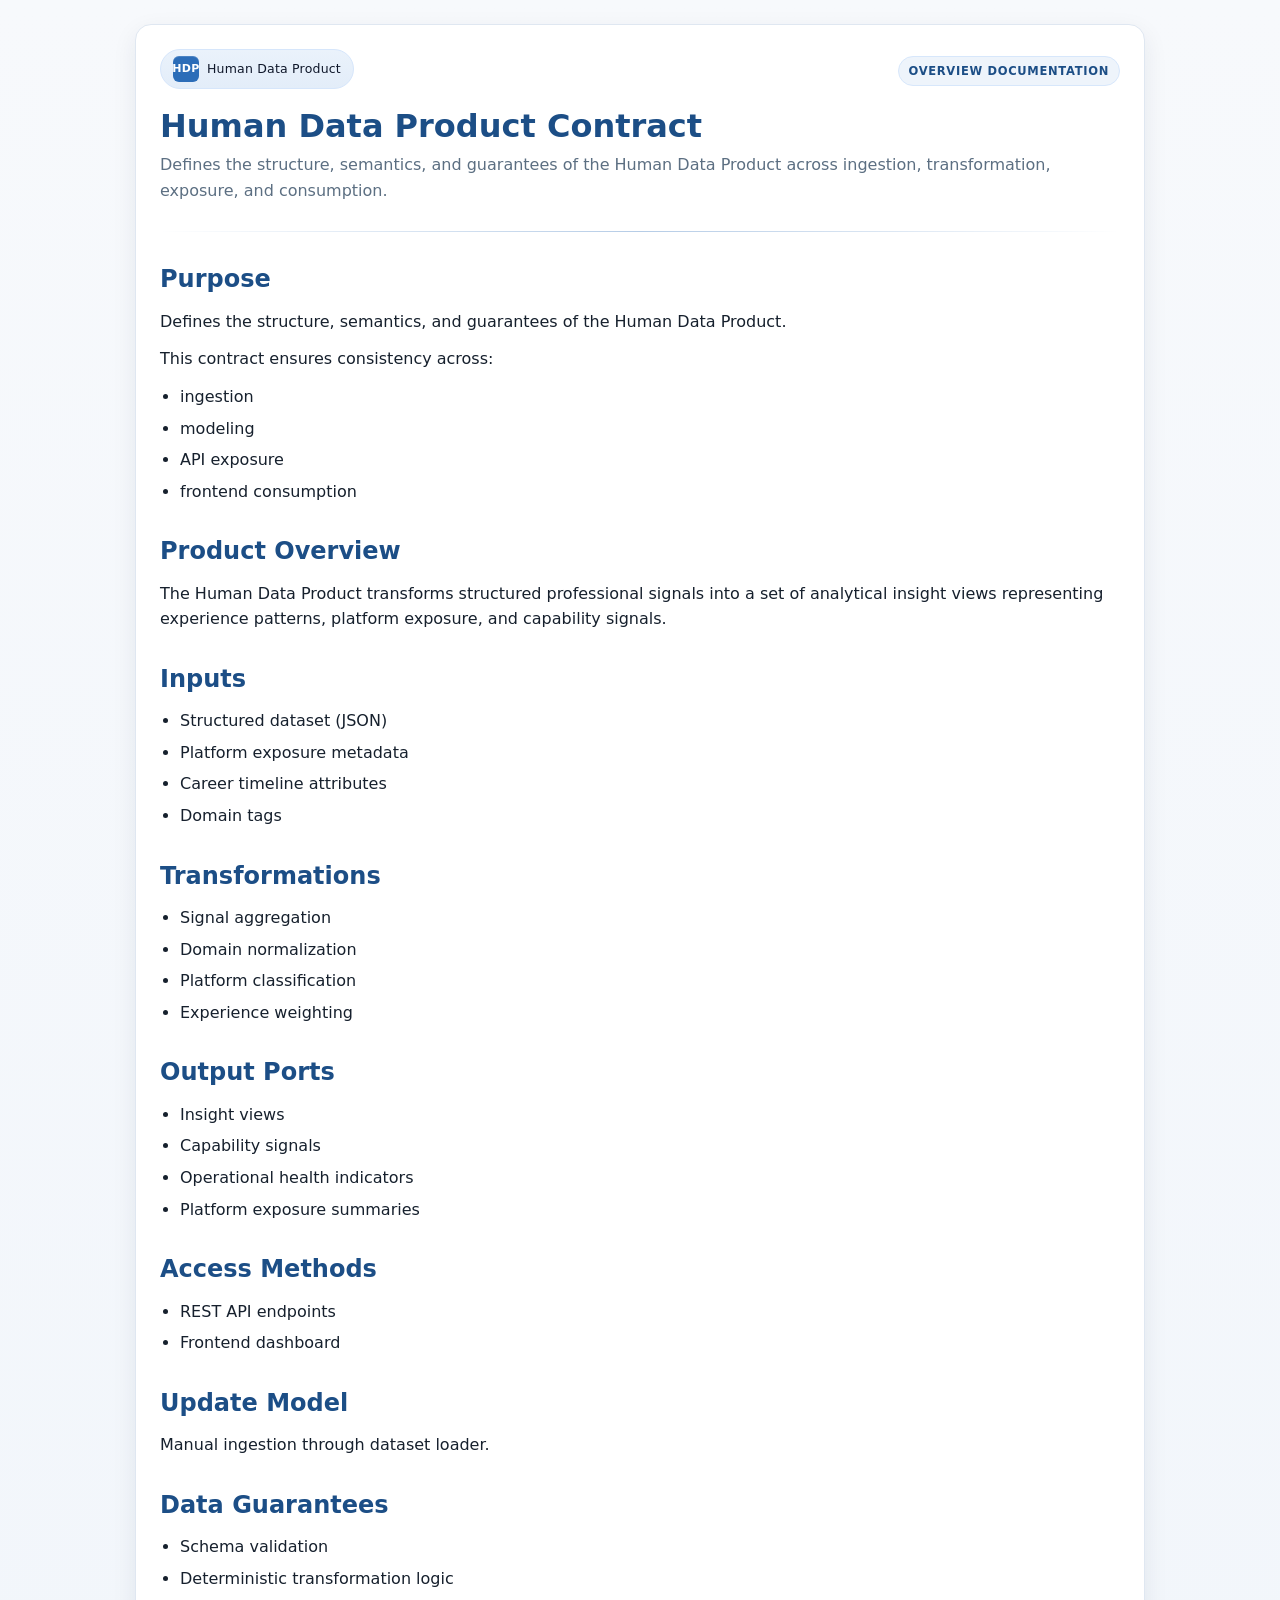
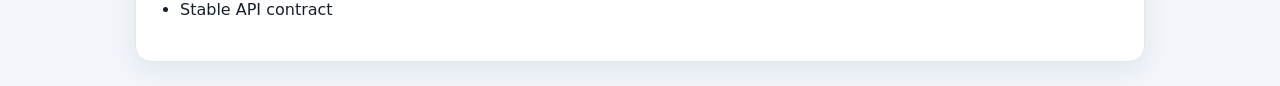
<file: frontend/documentation/human_data_product_contract.html>
<!doctype html>
<html lang="en">
<head>
  <meta charset="utf-8" />
  <meta name="viewport" content="width=device-width, initial-scale=1" />
  <title>HDP Data Contract</title>

  <style>
    body {
      margin: 0;
      padding: 24px;
      font-family: Inter, system-ui, sans-serif;
      background: linear-gradient(180deg, #f7f9fc 0%, #f2f6fb 100%);
      color: #16202d;
      line-height: 1.6;
    }

    .container {
      max-width: 960px;
      margin: 0 auto;
      background: white;
      border-radius: 16px;
      padding: 24px;
      border: 1px solid #dfe7f1;
      box-shadow: 0 8px 24px rgba(20, 38, 63, 0.08);
    }

    .doc-eyebrow {
      display: inline-block;
      margin-bottom: 10px;
      padding: 5px 10px;
      border-radius: 999px;
      background: #eef4fb;
      border: 1px solid #d7e7fb;
      color: #1c4e86;
      font-size: 11.5px;
      font-weight: 700;
      letter-spacing: 0.06em;
      text-transform: uppercase;
    }

    .doc-description {
      margin: 8px 0 0;
      color: #5c6f82;
    }

    .section-divider {
      height: 1px;
      margin: 28px 0 24px;
      background: linear-gradient(90deg, rgba(44, 109, 184, 0) 0%, rgba(44, 109, 184, 0.35) 50%, rgba(44, 109, 184, 0) 100%);
    }

    h1, h2, h3 {
      color: #1c4e86;
    }

    h1 {
      margin: 0;
      line-height: 1.1;
    }

    h2 {
      margin-top: 28px;
      margin-bottom: 10px;
    }

    h3 {
      margin-top: 20px;
      margin-bottom: 8px;
    }

    p {
      margin: 0 0 12px;
    }

    pre {
      background: #0f1722;
      color: #e9f1fb;
      padding: 14px;
      border-radius: 12px;
      overflow-x: auto;
    }

    code {
      background: #eef4fb;
      padding: 2px 6px;
      border-radius: 6px;
    }

    a {
      color: #2c6db8;
    }

    ul {
      margin: 0 0 14px 20px;
      padding: 0;
    }

    li {
      margin-bottom: 6px;
    }

    table {
      width: 100%;
      border-collapse: collapse;
      margin: 16px 0;
    }

    th, td {
      border: 1px solid #dfe7f1;
      padding: 8px;
      text-align: left;
    }

    th {
      background: #eef4fb;
    }

    .doc-header-badge {
      display: inline-flex;
      align-items: center;
      gap: 8px;
      padding: 6px 12px;
      border-radius: 999px;
      background: linear-gradient(180deg, #eaf2fb 0%, #e3edf9 100%);
      border: 1px solid #d6e6fb;
      color: #0f172a;
      font-size: 12.5px;
      font-weight: 500;
      letter-spacing: 0.2px;
      margin-bottom: 14px;
    }
    
    .doc-header-icon {
      display: flex;
      align-items: center;
      justify-content: center;
      width: 26px;
      height: 26px;
      border-radius: 6px;
      background: #2c6db8;
      color: white;
      font-size: 11px;
      font-weight: 700;
      letter-spacing: 0.04em;
      box-shadow: inset 0 1px 0 rgba(255,255,255,0.15);
    }

    .doc-header-row {
      display: flex;
      align-items: center;
      justify-content: space-between;
      margin-bottom: 6px;
    }
    
    .doc-header-text {
      white-space: nowrap;
    }

@media (max-width: 768px) {
  body {
    padding: 14px;
  }

  .container {
    padding: 18px 16px;
    border-radius: 14px;
  }

  .doc-header-row {
    flex-direction: column;
    align-items: flex-start;
    gap: 10px;
  }

  .doc-header-text {
    white-space: normal;
  }

  h1 {
    font-size: clamp(1.6rem, 7vw, 2.1rem);
    line-height: 1.08;
  }

  h2 {
    font-size: 1.2rem;
  }

  table {
    table-layout: fixed;
  }

  th,
  td {
    font-size: 12px;
    padding: 8px 10px;
    word-break: break-word;
    overflow-wrap: anywhere;
  }

  pre {
    font-size: 12px;
    padding: 12px;
  }
}
  </style>
</head>

<body>
  <div class="container">
   <div class="doc-header-row">
      <div class="doc-header-badge">
        <div class="doc-header-icon">HDP</div>
        <div class="doc-header-text">Human Data Product</div>
      </div>
    
      <div class="doc-eyebrow">Overview Documentation</div>
    </div>
    
    <h1>Human Data Product Contract</h1>
    <p class="doc-description">Defines the structure, semantics, and guarantees of the Human Data Product across ingestion, transformation, exposure, and consumption.</p>

    <div class="section-divider"></div>

    <h2 id="purpose">Purpose</h2>
    <p>Defines the structure, semantics, and guarantees of the Human Data Product.</p>
    <p>This contract ensures consistency across:</p>
    <ul>
      <li>ingestion</li>
      <li>modeling</li>
      <li>API exposure</li>
      <li>frontend consumption</li>
    </ul>

    <h2 id="product-overview">Product Overview</h2>
    <p>The Human Data Product transforms structured professional signals into a set of analytical insight views representing experience patterns, platform exposure, and capability signals.</p>

    <h2 id="inputs">Inputs</h2>
    <ul>
      <li>Structured dataset (JSON)</li>
      <li>Platform exposure metadata</li>
      <li>Career timeline attributes</li>
      <li>Domain tags</li>
    </ul>

    <h2 id="transformations">Transformations</h2>
    <ul>
      <li>Signal aggregation</li>
      <li>Domain normalization</li>
      <li>Platform classification</li>
      <li>Experience weighting</li>
    </ul>

    <h2 id="output-ports">Output Ports</h2>
    <ul>
      <li>Insight views</li>
      <li>Capability signals</li>
      <li>Operational health indicators</li>
      <li>Platform exposure summaries</li>
    </ul>

    <h2 id="access-methods">Access Methods</h2>
    <ul>
      <li>REST API endpoints</li>
      <li>Frontend dashboard</li>
    </ul>

    <h2 id="update-model">Update Model</h2>
    <p>Manual ingestion through dataset loader.</p>

    <h2 id="data-guarantees">Data Guarantees</h2>
    <ul>
      <li>Schema validation</li>
      <li>Deterministic transformation logic</li>
      <li>Stable API contract</li>
    </ul>
  </div>
</body>
</html>
</file>
<file: frontend/styles.css>
@import url('https://fonts.googleapis.com/css2?family=Inter:wght@400;500;600;700;800&display=swap');

:root {
  --bg: #f5f7fb;
  --surface: #ffffff;
  --border: #d9e1ec;
  --text: #13253f;
  --muted: #5f7289;
  --primary: #0a6ed1;
  --primary-dark: #0854a0;
  --success: #107e3e;
  --placeholder: #8c98a8;
  --shadow: 0 8px 24px rgba(20, 38, 63, 0.08);
  --shadow-hover: 0 10px 28px rgba(20, 38, 63, 0.12);
  --radius: 16px;
  --radius-sm: 12px;
  --max-content: 1450px;
  --space-1: 8px;
  --space-2: 12px;
  --space-3: 16px;
  --space-4: 24px;
  --catalog-copy-measure: 43ch;
  --catalog-copy-measure-tight: 40ch;
}

* {
  box-sizing: border-box;
}

html {
  scroll-behavior: smooth;
}

body {
  margin: 0;
  font-family: "72", "SAP 72", "72full", Inter, "Segoe UI", "Helvetica Neue", Arial, sans-serif;
  background: var(--bg);
  color: var(--text);
  letter-spacing: -0.01em;
}

.hidden {
  display: none !important;
}

.page-shell {
  min-height: 100%;
}

/* Landing Layout */

.landing-layout {
  display: grid;
  grid-template-columns: 232px 1fr;
  min-height: 100vh;
}

.landing-sidebar {
  background: #ffffff;
  border-right: 1px solid var(--border);
  padding: 24px 16px;
  position: sticky;
  top: 0;
  align-self: start;
  min-height: 100vh;
}

.landing-brand {
  display: flex;
  gap: 12px;
  align-items: center;
  margin-bottom: 24px;
}

.landing-title {
  font-weight: 700;
}

.landing-subtitle {
  color: var(--muted);
  font-size: 13px;
}

.landing-nav {
  display: grid;
  gap: 8px;
}

.landing-link {
  color: var(--text);
  text-decoration: none;
  padding: 10px 12px;
  border-radius: 10px;
  background: transparent;
  border: 1px solid transparent;
  text-align: left;
  font: inherit;
  cursor: pointer;
  transition: background 0.18s ease, border-color 0.18s ease, color 0.18s ease;
}

.landing-link:hover,
.landing-link.active-link {
  background: #eef4fb;
  border-color: #d7e7fb;
  color: var(--primary-dark);
}

.landing-link-button {
  appearance: none;
}

.landing-content {
  padding: 24px 28px 32px;
}

.landing-hero {
  position: relative;
  max-width: var(--max-content);
  display: grid;
  grid-template-columns: minmax(0, 1fr) 290px;
  gap: 0;
  align-items: stretch;
  margin-bottom: 18px;
  background: linear-gradient(135deg, #0964c0 0%, #0a58ad 58%, #084892 100%);
  border-radius: 22px;
  overflow: hidden;
  color: white;
  box-shadow: 0 14px 36px rgba(12, 36, 68, 0.18);
}

.landing-hero-text {
  position: relative;
  z-index: 2;
  padding: 28px 26px 30px;
  display: flex;
  flex-direction: column;
  justify-content: center;
}

.hero-eyebrow {
  display: inline-flex;
  align-items: center;
  width: fit-content;
  margin-bottom: 12px;
  padding: 6px 10px;
  border-radius: 999px;
  background: rgba(255, 255, 255, 0.12);
  border: 1px solid rgba(255, 255, 255, 0.18);
  font-size: 12px;
  font-weight: 700;
  letter-spacing: 0.06em;
  text-transform: uppercase;
  color: rgba(255, 255, 255, 0.92);
}

.landing-hero-text h1 {
  margin: 0 0 12px;
  font-size: 34px;
  font-weight: 800;
  line-height: 1.06;
  letter-spacing: -0.03em;
  max-width: none;
}

.hero-lead {
  font-size: 20px;
  line-height: 1.45;
  margin: 0 0 14px;
  max-width: 820px;
  color: rgba(255, 255, 255, 0.97);
}

.hero-value-line {
  font-size: 1.05rem;
  font-weight: 500;
  color: rgba(255, 255, 255, 0.95);
  margin-top: 16px;
  margin-bottom: 8px;
  max-width: 640px;
  line-height: 1.5;
}

.landing-hero-text p {
  line-height: 1.62;
  margin: 0 0 14px;
  max-width: 860px;
  color: rgba(255, 255, 255, 0.92);
}

.hero-support {
  margin-top: 2px;
  color: rgba(255, 255, 255, 0.84);
}

.landing-hero-text p:last-child {
  margin-bottom: 0;
}

.hero-feature-row {
  display: flex;
  align-items: flex-start;
  gap: 12px;
  margin: 4px 0 14px;
  flex-wrap: nowrap;
}

.hero-feature-label {
  padding-top: 7px;
  font-size: 12px;
  font-weight: 700;
  letter-spacing: 0.06em;
  text-transform: uppercase;
  color: rgba(255, 255, 255, 0.76);
  white-space: nowrap;
  flex: 0 0 auto;
}

.hero-feature-pills {
  display: flex;
  flex-wrap: wrap;
  gap: 8px;
  min-width: 0;
}

.hero-chip {
  background: rgba(255, 255, 255, 0.12);
  border: 1px solid rgba(255, 255, 255, 0.18);
  color: #ffffff;
  backdrop-filter: blur(2px);
}

.hero-chip:hover {
  background: rgba(255, 255, 255, 0.18);
  border-color: rgba(255, 255, 255, 0.28);
  transform: translateY(-1px);
}

.landing-hero-image {
  position: relative;
  min-height: 280px;
  overflow: hidden;
}

.landing-hero-image::before {
  content: "";
  position: absolute;
  inset: 0;
  z-index: 1;
  background:
    linear-gradient(to left, rgba(8, 72, 146, 0.08) 0%, rgba(8, 72, 146, 0.58) 100%);
  pointer-events: none;
}

.landing-hero-image img {
  width: 100%;
  height: 100%;
  object-fit: cover;
  object-position: center;
  display: block;
  filter: brightness(1.02) saturate(1.08);
}

#definition-section {
  max-width: var(--max-content);
  margin: 0 0 22px;
}

.definition-catalog-grid {
  display: grid;
  grid-template-columns: minmax(0, 2fr) minmax(280px, 1fr);
  gap: var(--space-3);
  align-items: stretch;
}

.definition-card,
.catalog-section-card-highlight {
  padding: 18px 20px;
  border: 1px solid var(--border);
  border-radius: 18px;
  box-shadow: var(--shadow);
}

.definition-card {
  background: linear-gradient(135deg, #f8fbff 0%, #edf4fc 100%);
  border-color: #d9e6f6;
}

.catalog-section-card-highlight {
  background: linear-gradient(135deg, #f8fbff 0%, #edf4fc 100%);
  border-color: #d9e6f6;
}

.definition-text {
  margin: 2px 0 0;
  line-height: 1.6;
  color: var(--muted);
  max-width: none;
}

.human-context-chips {
  display: flex;
  flex-wrap: wrap;
  gap: 8px;
  margin-top: 14px;
}

.human-context-chip {
  background: #ffffff;
  border: 1px solid #d9e4f2;
  color: var(--text);
}

.section-kicker {
  display: inline-block;
  margin-bottom: 14px;
  font-size: 12px;
  font-weight: 700;
  letter-spacing: 0.06em;
  text-transform: uppercase;
  color: var(--primary);
}

.catalog-section-card-highlight {
  position: relative;
  overflow: visible;
}

.catalog-heading-row {
  display: grid;
  gap: 6px;
  position: relative;
  z-index: 5;
}

.catalog-heading-title {
  width: fit-content;
  position: relative;
  z-index: 6;
}

.catalog-heading-inline {
  display: inline-flex;
  align-items: center;
  gap: 10px;
  flex-wrap: wrap;
}

.catalog-heading-inline h2 {
  margin: 0;
  line-height: 1.1;
}

.catalog-definition-help {
  position: relative;
  display: inline-flex;
  align-self: center;
  flex: 0 0 auto;
  margin-top: 0;
  z-index: 120;
}

.catalog-definition-help .insight-help-button {
  width: 28px;
  height: 28px;
  padding: 0;
  font-size: 0.9rem;
  line-height: 1;
}

.catalog-definition-help .insight-help-popover {
  position: absolute !important;
  top: 0 !important;
  left: calc(100% + 8px) !important;
  right: auto !important;
  bottom: auto !important;
  width: 300px;
  max-width: min(300px, calc(100vw - 40px));
  transform: none !important;
  z-index: 160;
}

.catalog-definition-help .insight-help-title {
  margin: 0;
  font-size: 0.95rem;
  line-height: 1.25;
  font-weight: 800;
  color: #0a6ed1;
}

.catalog-definition-help .insight-help-body {
  margin: 8px 0 0;
  font-size: 0.84rem;
  line-height: 1.4;
  color: var(--muted);
}

.catalog-definition-help .insight-help-body p {
  margin: 0 0 10px;
}

.catalog-definition-help .insight-help-body p:last-child {
  margin-bottom: 0;
}

.human-context-card {
  display: grid;
  grid-template-rows: minmax(0, 1fr) auto;
  gap: 14px;
  min-height: 100%;
}

.human-context-shell {
  align-self: start;
  display: grid;
  width: 100%;
  height: 300px;
  padding: 16px 16px 14px;
  border: 1px solid rgba(10, 110, 209, 0.14);
  border-radius: 18px;
  background: linear-gradient(180deg, #ffffff 0%, #f8fbff 100%);
  box-shadow:
    0 10px 24px rgba(20, 38, 63, 0.06),
    inset 0 1px 0 rgba(255, 255, 255, 0.8);
}

.human-context-rotator {
  display: grid;
  grid-template-rows: auto 1fr auto;
  min-height: 0;
}

.human-context-header {
  display: block;
  text-align: center;
}

.human-context-title-wrap {
  min-width: 0;
  text-align: center;
}

.human-context-kicker {
  margin: 0 0 6px;
}

.human-context-title {
  margin: 0 0 12px;
  font-size: 1.02rem;
  line-height: 1.2;
  color: #0b2239;
}

.human-context-body {
  display: flex;
  flex-direction: column;
  justify-content: center;
  min-height: 0;
}

.human-context-summary {
  margin: 0;
  font-size: 0.92rem;
  line-height: 1.6;
  color: #42566f;
}

.human-context-chips {
  display: flex;
  flex-wrap: wrap;
  justify-content: center;
  gap: 8px;
  margin-top: 14px;
  min-height: 38px;
}

.human-context-chip {
  display: inline-flex;
  align-items: center;
  min-height: 30px;
  padding: 5px 10px;
  border-radius: 999px;
  border: 1px solid #d5e4f7;
  background: #f4f8fd;
  color: #29466d;
  font-size: 0.78rem;
  font-weight: 700;
  line-height: 1;
  white-space: nowrap;
}

.human-context-footer {
  display: flex;
  justify-content: center;
  gap: 16px;
  margin-top: 12px;
  padding-top: 10px;
  border-top: 1px solid #edf2f8;
}

.human-context-nav {
  width: 36px;
  height: 36px;
  border: 1px solid #cfe0f7;
  border-radius: 999px;
  background: rgba(255, 255, 255, 0.72);
  color: var(--primary);
  display: inline-flex;
  align-items: center;
  justify-content: center;
  font: inherit;
  font-size: 1.15rem;
  font-weight: 800;
  line-height: 1;
  cursor: pointer;
  transition: 0.18s ease;
}

.human-context-nav:hover {
  background: #f4f8fd;
  border-color: #8fb7e8;
  transform: translateY(-1px);
}

.human-context-actions {
  margin-top: auto;
}

.human-context-btn {
  width: 100%;
  justify-content: center;
  text-align: center;
}

.product-tile.future {
  opacity: 1;
}

.tile-footer-future {
  justify-content: flex-end;
}

.tile-footer-future .btn-primary {
  margin-left: auto;
}

.btn-primary.btn-disabled,
.btn-primary.btn-disabled:hover,
.btn-primary.btn-disabled:disabled,
.btn-primary.btn-disabled:disabled:hover {
  background: #dfe7f1;
  color: #6b7d93;
  cursor: not-allowed;
  transform: none;
  pointer-events: none;
}

.modal-overlay {
  position: fixed;
  inset: 0;
  background: rgba(15, 28, 45, 0.5);
  backdrop-filter: blur(4px);
  display: flex;
  align-items: center;
  justify-content: center;
  padding: 24px;
  z-index: 40;
}

body.modal-open {
  overflow: hidden;
  touch-action: none;
}

.modal-card {
  width: min(720px, 100%);
  background: linear-gradient(180deg, #ffffff 0%, #fbfcfe 100%);
  border-radius: 20px;
  box-shadow: 0 20px 56px rgba(17, 31, 49, 0.2);
  border: 1px solid #d7e2ef;
  overflow: hidden;
}

.modal-header {
  display: flex;
  align-items: center;
  justify-content: space-between;
  gap: 16px;
  padding: 18px 22px 10px;
  border-bottom: 1px solid #e4ebf3;
}

.modal-header h2 {
  margin: 0;
  font-size: 2rem;
  line-height: 1.05;
  letter-spacing: -0.03em;
  color: var(--text);
}

.modal-close {
  width: 42px;
  height: 42px;
  border: 1px solid #d7e2ef;
  border-radius: 12px;
  background: #f7faff;
  font-size: 28px;
  line-height: 1;
  cursor: pointer;
  color: var(--muted);
  display: inline-flex;
  align-items: center;
  justify-content: center;
  transition: background 0.18s ease, border-color 0.18s ease, color 0.18s ease, transform 0.18s ease;
}

.modal-close:hover {
  background: #eef4fb;
  border-color: #cfe0f4;
  color: var(--primary-dark);
  transform: translateY(-1px);
}

#about-modal .modal-close,
#feedback-detail-modal .modal-close {
  padding-bottom: 2px;
}

.modal-body {
  padding: 14px 22px 22px;
}

.modal-card-about {
  border-color: #d5e2f1;
}

.modal-header-about {
  background: linear-gradient(180deg, #f8fbff 0%, #f2f7fd 100%);
}

.modal-header-copy {
  min-width: 0;
}

.modal-body-about {
  padding-top: 12px;
}

.about-modal-content {
  display: grid;
  gap: var(--space-3);
}

.about-modal-intro,
.about-modal-body-text,
.about-modal-action-label {
  margin: 0;
  font-size: 1.02rem;
  line-height: 1.55;
  color: #22364f;
}

.about-modal-question {
  margin: 0;
  font-size: 1.06rem;
  line-height: 1.5;
  font-style: italic;
  color: #1f3450;
}

.about-modal-divider {
  height: 1px;
  background: linear-gradient(90deg, rgba(10, 110, 209, 0.14) 0%, rgba(10, 110, 209, 0.04) 100%);
}

.about-modal-action-block {
  display: grid;
  gap: 12px;
  padding-top: 2px;
}

.about-modal-action-btn {
  width: fit-content;
  min-width: 220px;
  display: inline-flex;
  align-items: center;
  justify-content: center;
  text-align: center;
}

.section-header h1,
.section-header h2,
.panel-header h1 {
  margin: 0 0 6px;
  font-weight: 700;
}

.mobile-insights-entry-overlay {
  position: fixed;
  inset: 0;
  z-index: 90;
  display: flex;
  align-items: center;
  justify-content: center;
  padding: 20px;
}

.mobile-insights-entry-backdrop {
  position: absolute;
  inset: 0;
  background: rgba(15, 28, 45, 0.56);
  backdrop-filter: blur(4px);
}

.mobile-insights-entry-card {
  position: relative;
  z-index: 1;
  width: min(420px, calc(100vw - 32px));
  padding: 22px 18px 18px;
  border-radius: 18px;
  border: 1px solid #d7e2ef;
  background: linear-gradient(180deg, #ffffff 0%, #fbfcfe 100%);
  box-shadow: 0 20px 56px rgba(17, 31, 49, 0.2);
  display: grid;
  gap: 12px;
}

.mobile-insights-entry-card h2 {
  margin: 0;
  font-size: 1.3rem;
  line-height: 1.15;
  color: var(--text);
}

.mobile-insights-entry-card p {
  margin: 0;
  color: var(--muted);
  line-height: 1.5;
}

.mobile-insights-entry-close {
  position: absolute;
  top: 12px;
  right: 12px;
}

.orientation-overlay-eyebrow {
  margin: 0;
  font-size: 11px;
  font-weight: 700;
  letter-spacing: 0.08em;
  text-transform: uppercase;
  color: var(--primary);
}

.contact-modal-layout {
  display: grid;
  gap: var(--space-3);
}

.contact-modal-card {
  width: min(900px, calc(100vw - 40px));
  max-height: calc(100dvh - 32px);
  display: grid;
  grid-template-rows: auto minmax(0, 1fr);
  overflow: hidden;
}

.contact-modal-card .modal-header {
  position: sticky;
  top: 0;
  z-index: 2;
  background: var(--surface);
}

.contact-modal-card .modal-body {
  padding: 8px 20px 18px;
  overflow-y: auto;
}

.feedback-detail-modal-card {
  width: min(860px, calc(100vw - 32px));
  max-height: calc(100dvh - 24px);
  display: grid;
  grid-template-rows: auto minmax(0, 1fr);
  overflow: hidden;
}

.feedback-detail-modal-card .modal-header {
  position: sticky;
  top: 0;
  z-index: 2;
  background: var(--surface);
}

.feedback-detail-modal-body {
  padding: 14px 18px 18px;
  overflow-y: visible;
  min-height: 0;
}

.feedback-detail-modal-body .detail-card-list {
  display: grid;
  gap: 10px;
}

.feedback-preview-actions {
  margin-top: 12px;
  display: flex;
  justify-content: flex-start;
}

.modal-inner-card {
  box-shadow: none;
  padding: 16px 18px;
}

.card.modal-human-card {
  background: linear-gradient(135deg, #f8fbff 0%, #edf4fc 100%);
  border-color: #d9e6f6;
}

.card.modal-human-card h3 {
  color: var(--primary);
}

.contact-info-card {
  display: grid;
  gap: 2px;
}

.contact-info-card > .section-heading {
  margin-bottom: 4px;
}

.contact-info-card > .section-heading h3 {
  margin: 0;
  line-height: 1.2;
}

.modal-actions-card {
  padding-top: 0;
}

.modal-card {
  max-height: calc(100dvh - 32px);
  overflow: hidden;
}

.contact-intro {
  display: grid;
  gap: 1px;
  margin-top: 0;
}

.contact-intro h3 {
  margin: 0;
  line-height: 1.2;
}

.contact-intro p {
  margin: 0;
  color: var(--muted);
  line-height: 1.35;
}

.contact-detail-list {
  display: grid;
  gap: 8px;
}

.contact-detail-item {
  display: grid;
  grid-template-columns: 36px minmax(0, 1fr);
  gap: 12px;
  align-items: center;
  padding: 8px 0;
  border-bottom: 1px solid var(--border);
}

.contact-detail-item:last-child {
  border-bottom: none;
}

.contact-detail-icon {
  width: 36px;
  height: 36px;
  border-radius: 10px;
  display: inline-flex;
  align-items: center;
  justify-content: center;
  background: #eef4fb;
  border: 1px solid #d7e7fb;
  color: var(--primary);
  font-size: 16px;
  font-weight: 700;
}

.contact-detail-copy {
  min-width: 0;
  display: flex;
  align-items: center;
  justify-content: center;
}

.contact-detail-action {
  display: inline-flex;
  align-items: center;
  justify-content: center;
  width: 100%;
  min-height: 38px;
  padding: 8px 12px;
  border-radius: 10px;
  border: 1px solid #d7e7fb;
  background: #f4f8fd;
  color: var(--primary);
  text-decoration: none;
  font-weight: 700;
  line-height: 1.2;
  text-align: center;
  transition: background 0.18s ease, border-color 0.18s ease, color 0.18s ease, transform 0.18s ease;
}

.contact-detail-action:hover {
  background: #ebf3fc;
  border-color: #8fb7e8;
  color: var(--primary-dark);
  text-decoration: none;
  transform: translateY(-1px);
}

.contact-detail-action:focus-visible {
  outline: none;
  border-color: var(--primary);
  box-shadow: 0 0 0 3px rgba(10, 110, 209, 0.14);
}

.contact-detail-item--single {
  grid-template-columns: 1fr;
  gap: 0;
  align-items: stretch;
  padding: 8px 0;
}

.contact-detail-action--single {
  width: 100%;
  min-height: 40px;
  padding: 8px 12px;
  display: inline-flex;
  align-items: center;
  justify-content: center;
  gap: 10px;
  text-align: center;
}

.contact-detail-action-icon {
  display: inline-flex;
  align-items: center;
  justify-content: center;
  width: 18px;
  height: 18px;
  flex: 0 0 auto;
}

.contact-detail-action-text {
  display: inline-block;
  line-height: 1.2;
}

.modal-actions-card .link-btn {
  width: 100%;
  display: inline-flex;
  align-items: center;
  justify-content: center;
  text-align: center;
}

.contact-detail-svg {
  width: 18px;
  height: 18px;
  display: block;
}

.contact-detail-label {
  display: block;
  margin-bottom: 3px;
  font-size: 12px;
  font-weight: 700;
  letter-spacing: 0.04em;
  text-transform: uppercase;
  color: var(--muted);
}

.contact-detail-value {
  display: block;
  color: var(--text);
  line-height: 1.5;
  word-break: break-word;
}

.contact-detail-value a {
  color: var(--text);
  text-decoration: none;
}

.contact-detail-value a:hover {
  color: var(--primary-dark);
  text-decoration: underline;
}

.section-header p,
.panel-header p {
  margin: 0;
  color: var(--muted);
}

.panel-header {
  margin-bottom: 6px;
}

.compact-header {
  margin-bottom: 10px;
}

.catalog-grid,
.ports-grid,
.about-grid,
.contact-grid,
.viz-grid,
.insight-grid {
  display: grid;
  gap: var(--space-3);
}

.catalog-section-shell {
  max-width: var(--max-content);
  margin: 0 0 22px;
}

.catalog-section-card {
  background: var(--surface);
  border: 1px solid var(--border);
  border-radius: 18px;
  box-shadow: var(--shadow);
  padding: 18px 20px 20px;
}

.catalog-grid {
  grid-template-columns: repeat(2, minmax(0, 1fr));
  justify-content: start;
  margin-top: 14px;
}

.about-grid,
.contact-grid,
.viz-grid,
.insight-grid {
  grid-template-columns: repeat(auto-fit, minmax(280px, 1fr));
}

.full-width-card {
  grid-column: 1 / -1;
}

/* Tiles / Cards */

.product-tile,
.card,
.port-card-mini {
  background: var(--surface);
  border: 1px solid var(--border);
  border-radius: var(--radius);
  box-shadow: var(--shadow);
  transition: transform 0.18s ease, box-shadow 0.18s ease, border-color 0.18s ease;
}

.product-tile {
  display: flex;
  flex-direction: column;
  gap: 14px;
  padding: 18px;
}

.product-tile.active {
  border-color: rgba(10, 110, 209, 0.35);
}

.product-tile:hover {
  transform: translateY(-2px);
  box-shadow: var(--shadow-hover);
}

.product-tile.placeholder {
  opacity: 0.95;
}

.product-tile .tile-content {
  display: flex;
  flex-direction: column;
  gap: 10px;
}

.product-tile .tile-content h2 {
  margin: 2px 0 0;
  font-size: 1.02rem;
  line-height: 1.2;
}

.product-summary {
  margin: 0;
  font-size: 0.93rem;
  line-height: 1.5;
  color: #334155;
}

.product-summary.secondary {
  margin-top: 2px;
  font-size: 0.91rem;
  line-height: 1.5;
  color: #475569;
}

@media (min-width: 961px) {
  .human-context-summary {
    max-width: var(--catalog-copy-measure-tight);
    margin-left: auto;
    margin-right: auto;
    text-wrap: pretty;
  }

  .catalog-grid .product-tile .product-summary,
  .catalog-grid .product-tile .product-summary.secondary {
    max-width: var(--catalog-copy-measure);
    text-wrap: pretty;
  }
  
  .human-context-card {
    gap: 8px;
  }

  .human-context-shell {
    width: calc(100% - 18px);
    margin: 0 auto -4px;
    box-shadow:
      0 12px 28px rgba(20, 38, 63, 0.07),
      inset 0 1px 0 rgba(255, 255, 255, 0.84);
  }

  .human-context-actions {
    margin-top: 0;
    padding-top: 2px;
  }

  .human-context-btn {
    width: calc(100% - 18px);
    margin: 0 auto;
  }
}

.product-tile > h2 {
  margin: 2px 0 0;
  font-size: 1.02rem;
  line-height: 1.2;
}

.product-tile > p {
  margin: 0;
  font-size: 0.93rem;
  line-height: 1.5;
  color: #334155;
}

.tile-top,
.tile-footer,
.api-input-row {
  display: flex;
  justify-content: space-between;
  align-items: center;
  gap: 12px;
}

/* API endpoint grouping */

.api-shortcuts {
  margin-top: 10px;
}

.api-shortcuts-matrix {
  display: grid;
  gap: 8px;
}

.endpoint-row {
  display: grid;
  grid-template-columns: 128px minmax(0, 1fr);
  align-items: start;
  gap: 10px;
  padding: 6px 0;
  border-top: 1px solid #e6edf5;
}

.endpoint-row:first-child {
  border-top: none;
  padding-top: 0;
}

.endpoint-category {
  font-size: 11px;
  font-weight: 700;
  color: #3f5f85;
  text-transform: uppercase;
  letter-spacing: 0.06em;
  padding-top: 6px;
  white-space: nowrap;
}

.endpoint-buttons {
  display: flex;
  flex-wrap: wrap;
  gap: 8px;
}

.endpoint-btn {
  padding: 6px 12px;
  border-radius: 999px;
  border: 1px solid #d9e1ec;
  background: #f7f9fc;
  font-size: 13px;
  line-height: 1.2;
  cursor: pointer;
  transition: all 0.15s ease;
}

.endpoint-btn:hover {
  background: #eef4fb;
  border-color: #c7d6ea;
}

@media (max-width: 820px) {
  .endpoint-row {
    grid-template-columns: 1fr;
    gap: 6px;
  }

  .endpoint-category {
    padding-top: 0;
  }
}

/* SQL query grouping */

.sql-shortcuts {
  margin-top: 14px;
}

.sql-shortcuts-matrix {
  display: grid;
  gap: 10px;
}

.sql-row {
  display: grid;
  grid-template-columns: 128px minmax(0, 1fr);
  align-items: start;
  gap: 12px;
  padding: 8px 0;
  border-top: 1px solid #e6edf5;
}

.sql-row:first-child {
  border-top: none;
  padding-top: 0;
}

.sql-category {
  font-size: 11px;
  font-weight: 700;
  color: #3f5f85;
  text-transform: uppercase;
  letter-spacing: 0.06em;
  padding-top: 6px;
  white-space: nowrap;
}

.sql-buttons {
  display: flex;
  flex-wrap: wrap;
  gap: 8px;
}

.sql-template-btn {
  padding: 6px 12px;
  border-radius: 999px;
  border: 1px solid #d9e1ec;
  background: #f7f9fc;
  font-size: 13px;
  line-height: 1.2;
  cursor: pointer;
  transition: all 0.15s ease;
}

.sql-template-btn:hover {
  background: #eef4fb;
  border-color: #c7d6ea;
}

@media (max-width: 820px) {
  .sql-row {
    grid-template-columns: 1fr;
    gap: 6px;
  }

  .sql-category {
    padding-top: 0;
  }
}

.tile-top {
  margin-bottom: 2px;
}

.tile-footer {
  margin-top: auto;
  padding-top: 4px;
}

.product-tile {
  position: relative;
  z-index: 1;
}

.tile-footer {
  position: relative;
  z-index: 2;
}

#open-product-btn {
  position: relative;
  z-index: 3;
  pointer-events: auto;
}

.tile-type,
.status-pill {
  font-size: 12px;
  border-radius: 999px;
  padding: 6px 10px;
}

.tile-type {
  background: #eef4fb;
  color: var(--primary-dark);
}

.status-pill {
  background: #e9f7ef;
  color: var(--success);
  border: 1px solid #a6d9b9;
  display: inline-flex;
  align-items: center;
  gap: 7px;
  font-weight: 700;
  letter-spacing: 0.06em;
  text-transform: uppercase;
  white-space: nowrap;
}

.status-pill.muted {
  background: #eef2f6;
  color: var(--placeholder);
  border-color: #d3dbe6;
}

.status-pill.positive {
  color: #13a34a;
  border-color: rgba(19, 163, 74, 0.28);
  background: rgba(19, 163, 74, 0.08);
}

#meta-status {
  color: var(--success);
}

.status-dot {
  display: inline-block;
  width: 8px;
  height: 8px;
  background: #13a34a;
  border-radius: 50%;
  margin-right: 0;
  flex: 0 0 auto;
}

.status-pill.muted .status-dot {
  background: #7f8ea3;
}

.meta-value {
  display: inline-block;
  color: var(--primary-dark);
  font-size: 12px;
  font-weight: 700;
  letter-spacing: 0.06em;
  text-transform: uppercase;
  white-space: nowrap;
}

.inline-status {
  display: inline-flex;
  align-items: center;
}

/* Buttons */

.btn-primary,
.btn-secondary,
.link-btn,
.nav-btn,
.tab-btn {
  border: none;
  cursor: pointer;
  border-radius: 10px;
  padding: 10px 14px;
  font-weight: 600;
  text-decoration: none;
  display: inline-block;
  font-family: inherit;
  font-size: 14px;
  transition: background 0.18s ease, border-color 0.18s ease, color 0.18s ease, transform 0.18s ease;
}

.btn-primary {
  background: var(--primary);
  color: white;
}

.btn-primary:hover {
  background: var(--primary-dark);
  transform: translateY(-1px);
}

.btn-secondary {
  background: #eef3f9;
  color: var(--text);
  border: 1px solid var(--border);
}

.btn-secondary:hover {
  background: #e8f0f8;
  border-color: #cfe0f4;
}

.full-width {
  width: 100%;
}

/* Mobile shell header / drawer */

.mobile-shell-header,
.mobile-nav-drawer {
  display: none;
}

.mobile-shell-header {
  display: none;
  position: sticky;
  top: 0;
  z-index: 70;
  align-items: center;
  justify-content: space-between;
  min-height: 56px;
  padding: 10px 14px;
  background: rgba(245, 247, 251, 0.92);
  backdrop-filter: blur(8px);
  border-bottom: 1px solid rgba(217, 225, 236, 0.92);
}

body.ai-mode #mobile-shell-header {
  background: rgba(255, 255, 255, 0.94);
}

body.has-active-overlay .mobile-shell-header {
  visibility: hidden;
  pointer-events: none;
}

.mobile-shell-icon-btn {
  width: 40px;
  height: 40px;
  padding: 0;
  border: 1px solid #d7e2ef;
  border-radius: 10px;
  background: #ffffff;
  color: var(--primary);
  display: inline-flex;
  align-items: center;
  justify-content: center;
  cursor: pointer;
}

.mobile-hamburger {
  display: inline-grid;
  gap: 4px;
}

.mobile-hamburger span {
  display: block;
  width: 16px;
  height: 2px;
  border-radius: 999px;
  background: currentColor;
}

.mobile-shell-brand {
  display: inline-flex;
  align-items: center;
  margin-left: auto;
}

.mobile-shell-home {
  appearance: none;
  border: none;
  background: transparent;
  padding: 0;
  margin: 0;
  display: inline-flex;
  align-items: center;
  cursor: pointer;
}

.mobile-shell-home:focus-visible {
  outline: 2px solid rgba(10, 110, 209, 0.28);
  outline-offset: 4px;
  border-radius: 12px;
}

.mobile-shell-brand-badge {
  display: inline-flex;
  align-items: center;
  justify-content: center;
  min-width: 42px;
  height: 32px;
  padding: 0 10px;
  border-radius: 10px;
  background: var(--primary);
  color: #ffffff;
  font-size: 12px;
  font-weight: 800;
  letter-spacing: 0.06em;
  text-transform: uppercase;
}

.mobile-nav-drawer {
  position: fixed;
  inset: 0;
  z-index: 80;
}

.mobile-nav-backdrop {
  position: absolute;
  inset: 0;
  background: rgba(15, 28, 45, 0.5);
  backdrop-filter: blur(4px);
}

.mobile-nav-panel {
  position: relative;
  width: min(320px, calc(100vw - 28px));
  max-width: 320px;
  height: 100%;
  background: #ffffff;
  border-right: 1px solid var(--border);
  box-shadow: 0 20px 44px rgba(17, 31, 49, 0.18);
  display: grid;
  grid-template-rows: auto minmax(0, 1fr);
  padding: 18px 16px 16px;
}

.mobile-nav-panel-header {
  display: flex;
  align-items: flex-start;
  justify-content: space-between;
  gap: 14px;
  margin-bottom: 16px;
}

.mobile-nav-panel-body {
  display: grid;
  align-content: start;
  gap: 16px;
  overflow-y: auto;
}

.mobile-nav-group {
  display: grid;
  gap: 8px;
}

/* Product Page */

#product-page {
  display: grid;
  grid-template-columns: 232px 1fr;
}

.sidebar {
  background: #ffffff;
  border-right: 1px solid var(--border);
  padding: 24px 16px;
  position: sticky;
  top: 0;
  align-self: start;
  min-height: 100%;
}

.sidebar-brand {
  display: flex;
  gap: 12px;
  align-items: center;
  margin-bottom: 24px;
}

.brand-badge {
  background: var(--primary);
  color: white;
  font-weight: bold;
  padding: 10px 12px;
  border-radius: 10px;
}

.sidebar-title {
  font-weight: 700;
  color: var(--text);
}

.sidebar-subtitle {
  color: var(--muted);
  font-size: 13px;
}

.side-nav {
  display: grid;
  gap: 8px;
}

.nav-btn {
  color: var(--text);
  text-decoration: none;
  padding: 10px 12px;
  border-radius: 10px;
  background: transparent;
  border: 1px solid transparent;
  text-align: left;
  font: inherit;
  cursor: pointer;
  transition: background 0.18s ease, border-color 0.18s ease, color 0.18s ease;
}

.nav-btn:hover,
.nav-btn.active {
  background: #eef4fb;
  border-color: #d7e7fb;
  color: var(--primary-dark);
}

.sidebar-footer {
  margin-top: 24px;
}

.workspace {
  padding: 18px 24px 24px;
  overflow-x: hidden;
}

.workspace-panel {
  display: none;
  width: 100%;
  max-width: var(--max-content);
  min-width: 0;
}

.workspace-panel.active {
  display: grid;
  gap: var(--space-3);
  align-content: start;
}

.workspace,
.workspace-panel,
.tab-panel,
.card {
  min-width: 0;
}

/* Workspace panels inherit global spacing rhythm */
#overview-panel.workspace-panel.active,
#insights-panel.workspace-panel.active {
  gap: var(--space-3);
}

#insights-panel .panel-header {
  margin-bottom: 0;
}

#insights-panel .tabs {
  margin-bottom: 0;
}

#overview-panel .overview-main > .card,
#overview-panel .overview-side > .card,
#overview-panel .overview-main > .overview-dual-grid {
  margin: 0;
}

/* Cards / Panels */

.card {
  padding: 14px 16px;
  margin-bottom: 0;
}

.compact-card {
  padding: 12px 14px;
  margin-bottom: 0;
}

.hero-card {
  background: linear-gradient(135deg, #0a6ed1 0%, #0b5fc0 100%);
  color: white;
}

.hero-card .hero-subtext {
  color: rgba(255, 255, 255, 0.96);
}

.hero-card .hero-description {
  color: rgba(255, 255, 255, 0.9);
}

.hero-card-with-photo {
  display: grid;
  grid-template-columns: 1fr 132px;
  gap: 18px;
  align-items: center;
}

.hero-copy {
  display: flex;
  flex-direction: column;
  gap: 16px;
}

.hero-copy h2 {
  margin: 0;
  line-height: 1.1;
}

.hero-copy h3 {
  margin: 0;
}

.hero-copy p {
  margin: 0;
}

.hero-subtext {
  margin: 0;
  font-style: italic;
  font-size: 1.05rem;
  font-weight: 500;
  letter-spacing: -0.01em;
  line-height: 1.35;
  color: rgba(255, 255, 255, 0.95);
}

.hero-description {
  margin: 0;
  max-width: 700px;
  line-height: 1.45;
}

.hero-profile {
  display: flex;
  justify-content: start;
}

.profile-photo {
  width: 160px;
  height: 140px;
  object-fit: cover;
  object-position: center 18%;
  border-radius: 999px;
  border: 4px solid rgba(255, 255, 255, 0.28);
  box-shadow: 0 8px 24px rgba(10, 33, 62, 0.18);
  background: rgba(255, 255, 255, 0.14);
}

/* Overview pipeline visual */

.pipeline-visual-card,
.tags-card {
  display: flex;
  flex-direction: column;
  margin-bottom: 0;
}

.pipeline-visual-card {
  padding: 18px 18px 20px;
}

.pipeline-visual-card-full {
  width: 100%;
}

.tags-card {
  justify-content: flex-start;
}

.tags-card-sidebar {
  min-height: 0;
  padding: 16px 18px;
}

.documentation-card-sidebar {
  justify-content: flex-start;
}

.documentation-links {
  display: grid;
  gap: 10px;
}

.doc-link-btn {
  display: inline-flex;
  align-items: center;
  justify-content: center;
  gap: 10px;
  width: 100%;
  padding: 11px 14px;
  border-radius: 12px;
  border: 1px solid #d7e7fb;
  background: linear-gradient(180deg, #fbfdff 0%, #f3f7fc 100%);
  color: var(--primary-dark);
  font-size: 13px;
  font-weight: 700;
  letter-spacing: 0;
  text-transform: none;
  text-decoration: none;
  transition: background 0.18s ease, border-color 0.18s ease, transform 0.18s ease, color 0.18s ease;
}

.doc-link-btn:hover {
  background: #eef4fb;
  border-color: #c7d8ef;
  color: var(--primary-dark);
  transform: translateY(-1px);
}

.doc-link-icon {
  width: 16px;
  height: 16px;
  flex: 0 0 auto;
}

.section-subtext {
  margin: 0;
  color: var(--muted);
  font-size: 13px;
  line-height: 1.45;
  margin-bottom: 12px;
}

.pipeline-visual-frame {
  position: relative;
  border: 1px solid #e2e8f0;
  border-radius: 14px;
  background: linear-gradient(180deg, #fbfcfe 0%, #f4f7fb 100%);
  overflow: hidden;
  margin-top: auto;
}

.pipeline-visual-frame::before {
  content: "";
  position: absolute;
  inset: 0;
  pointer-events: none;
  border-radius: 14px;
  box-shadow: inset 0 1px 0 rgba(255, 255, 255, 0.75);
}

.architecture-flow {
  display: grid;
  grid-template-columns:
    minmax(0, 1fr) 16px
    minmax(0, 1fr) 16px
    minmax(0, 1fr) 16px
    minmax(0, 1fr) 16px
    minmax(0, 1fr);
  gap: 10px;
  align-items: stretch;
  padding: 18px 16px;
}

.architecture-stage {
  min-width: 0;
  min-height: 172px;
  display: grid;
  grid-template-rows: 54px minmax(0, 1fr);
  gap: 10px;
  justify-items: center;
  align-items: center;
  text-align: center;
  padding: 20px 16px 18px;
  border: 1px solid #dbe6f2;
  border-radius: 16px;
  background: rgba(255, 255, 255, 0.9);
  box-shadow: inset 0 1px 0 rgba(255, 255, 255, 0.82);
}

.architecture-icon-box {
  width: 54px;
  height: 54px;
  border-radius: 14px;
  display: inline-flex;
  align-items: center;
  justify-content: center;
  background: #eef4fb;
  border: 1px solid #d7e7fb;
  color: var(--primary);
}

.architecture-icon {
  width: 24px;
  height: 24px;
  display: block;
}

.architecture-stage-body {
  display: grid;
  grid-template-rows: auto auto 18px;
  gap: 4px;
  align-content: start;
  justify-items: center;
}

.architecture-stage-body h4 {
  margin: 0;
  font-size: 15px;
  line-height: 1.25;
  color: var(--text);
  white-space: nowrap;
}

.architecture-stage-body p {
  margin: 0;
  font-size: 12px;
  line-height: 1.4;
  color: var(--muted);
}

.architecture-stage-body .architecture-lineage-link {
  align-self: start;
}

.architecture-stage-body-spacer::after {
  content: "";
  display: block;
  height: 18px;
}

.architecture-flow-arrow {
  display: flex;
  align-items: center;
  justify-content: center;
  color: #7f9cc2;
  opacity: 0.95;
}

.architecture-chevron {
  display: inline-flex;
  align-items: center;
  justify-content: center;
  color: #7f9cc2;
  font-size: 24px;
  font-weight: 800;
  line-height: 1;
  opacity: 0.78;
}

.pipeline-visual-caption {
  margin: 12px 2px 0;
  text-align: center;
  font-size: 13px;
  line-height: 1.45;
  color: var(--muted);
}

.architecture-lineage-link {
  border: 0;
  background: transparent;
  color: var(--primary);
  font-size: 12px;
  font-weight: 700;
  padding: 2px 0 0;
  cursor: pointer;
  text-decoration: none;
}

.architecture-lineage-link:hover {
  color: var(--primary-dark);
  text-decoration: underline;
}

.architecture-lineage-link:focus-visible {
  outline: 2px solid rgba(10, 110, 209, 0.28);
  outline-offset: 3px;
  border-radius: 6px;
}

.data-lineage-modal-card {
  width: min(920px, 100%);
}

.data-lineage-modal-body {
  display: grid;
  gap: 18px;
}

.data-lineage-intro {
  margin: 0;
  color: var(--muted);
  font-size: 15px;
  line-height: 1.55;
}

.lineage-stage-grid {
  display: grid;
  grid-template-columns:
    minmax(0, 1fr) 16px
    minmax(0, 1fr) 16px
    minmax(0, 1fr) 16px
    minmax(0, 1fr);
  gap: 8px;
  align-items: stretch;
}

.lineage-flow-chevron {
  display: inline-flex;
  align-items: center;
  justify-content: center;
  color: #7f9cc2;
  font-size: 24px;
  font-weight: 800;
  line-height: 1;
  opacity: 0.62;
}

.lineage-stage {
  border: 1px solid #dbe6f2;
  border-radius: 16px;
  padding: 16px;
  background: #ffffff;
}

.lineage-stage-label {
  display: inline-flex;
  width: fit-content;
  border-radius: 999px;
  padding: 4px 9px;
  font-size: 11px;
  font-weight: 800;
  letter-spacing: 0.04em;
  text-transform: uppercase;
  margin-bottom: 10px;
}

.lineage-stage h3 {
  margin: 0 0 8px;
  font-size: 15px;
  color: var(--text);
}

.lineage-stage p {
  margin: 0;
  font-size: 13px;
  line-height: 1.5;
  color: var(--muted);
}

.lineage-stage-bronze {
  border-color: #c98a45;
  background: #f7eee5;
}

.lineage-stage-bronze .lineage-stage-label {
  background: #ead0b7;
  color: #6f3f18;
}

.lineage-stage-silver {
  border-color: #aab4c3;
  background: #f2f4f7;
}

.lineage-stage-silver .lineage-stage-label {
  background: #dbe2ea;
  color: #475569;
}

.lineage-stage-gold {
  border-color: #d9b547;
  background: #fbf5dd;
}

.lineage-stage-gold .lineage-stage-label {
  background: #f5df8d;
  color: #755b00;
}

.lineage-stage-serving {
  border-color: #8db7e8;
  background: #eef5ff;
}

.lineage-stage-serving .lineage-stage-label {
  background: #d7eaff;
  color: var(--primary-dark);
}

.lineage-example {
  border: 1px solid #dbe6f2;
  border-radius: 16px;
  background: #f8fbff;
  padding: 14px 16px;
}

.lineage-example summary {
  cursor: pointer;
  color: var(--primary-dark);
  font-weight: 800;
}

.lineage-example-grid {
  display: grid;
  grid-template-columns: repeat(3, minmax(0, 1fr));
  gap: 12px;
  margin-top: 14px;
}

.lineage-example-card {
  border: 1px solid #dbe6f2;
  border-radius: 14px;
  background: #ffffff;
  padding: 14px;
}

.lineage-example-card h4 {
  margin: 0 0 8px;
  font-size: 14px;
  color: var(--text);
}

.lineage-example-card p {
  margin: 0;
  font-size: 13px;
  line-height: 1.5;
  color: var(--muted);
}

.lineage-example-card-bronze {
  border-color: #c98a45;
  background: #f7eee5;
}

.lineage-example-card-silver {
  border-color: #aab4c3;
  background: #f2f4f7;
}

.lineage-example-card-gold {
  border-color: #d9b547;
  background: #fbf5dd;
}

.lineage-principles {
  border-top: 1px solid #e4ebf3;
  padding-top: 14px;
}

.lineage-principles h3 {
  margin: 0 0 8px;
  font-size: 15px;
  color: var(--text);
}

.lineage-principles ul {
  margin: 0;
  padding-left: 18px;
  color: var(--muted);
  font-size: 13px;
  line-height: 1.6;
}

.overview-layout {
  display: grid;
  grid-template-columns: minmax(0, 1fr) 290px;
  gap: var(--space-3);
  align-items: stretch;
}

.overview-main,
.overview-side {
  display: grid;
  gap: var(--space-3);
  height: 100%;
}

.overview-side > .card:last-child {
  display: flex;
  flex-direction: column;
  justify-content: flex-start;
  height: 100%;
}

.output-port-grid {
  display: grid;
  grid-template-columns: repeat(3, minmax(0, 1fr));
  gap: 10px;
}

#overview-panel .port-card-mini {
  height: auto;
}

.overview-side {
  align-content: start;
}

.metadata-card-compact {
  height: fit-content;
  padding: 16px 18px;
}

.metadata-grid {
  display: grid;
  gap: 0;
}

.meta-row {
  display: grid;
  grid-template-columns: minmax(0, 1fr) auto;
  align-items: center;
  column-gap: 20px;
  width: 100%;
  min-height: 42px;
  padding: 9px 0;
  border-bottom: 1px solid var(--border);
}

.meta-row:last-child {
  border-bottom: none;
  padding-bottom: 0;
}

.meta-row span:first-child {
  color: var(--muted);
  min-width: 0;
  white-space: normal;
}

.meta-row strong {
  display: inline-flex;
  align-items: center;
  justify-self: end;
  text-align: right;
  white-space: nowrap;
}

.health-grid {
  display: grid;
  gap: 8px;
}

.health-row {
  display: grid;
  grid-template-columns: minmax(0, 1fr) auto;
  align-items: center;
  gap: 10px;
  min-height: 42px;
  padding: 9px 0;
  border-bottom: 1px solid var(--border);
}

.health-row:last-child {
  border-bottom: none;
}

.health-row span:first-child {
  color: var(--muted);
}

.simple-list {
  margin: 0;
  padding-left: 18px;
  line-height: 1.62;
}

.section-card > h3 {
  margin: 0 0 8px;
}

#sql-panel .section-card:last-child,
#api-panel .section-card:last-child {
  height: auto;
  align-self: start;
}

.section-heading {
  margin-bottom: 8px;
}

.section-heading h3 {
  margin: 0;
  line-height: 1.2;
}

.section-heading p {
  margin: 4px 0 0;
}

.tag-section {
  display: grid;
  gap: 10px;
}

.tag-subheading {
  font-size: 13px;
  font-weight: 500;
  color: var(--text);
}

.tag-list {
  display: flex;
  flex-wrap: wrap;
  gap: 6px;
}

.tag-chip {
  display: inline-flex;
  align-items: center;
  padding: 5px 9px;
  border-radius: 8px;
  background: #eef3f9;
  border: 1px solid #d7e2ef;
  color: var(--text);
  font-size: 12px;
  line-height: 1.15;
  white-space: nowrap;
}

.tag-chip {
  transition: background 0.18s ease, border-color 0.18s ease, transform 0.18s ease;
}

.tag-chip:hover {
  background: #e8f0f8;
  border-color: #c9d9eb;
  transform: translateY(-1px);
}

.button-column {
  display: flex;
  flex-direction: column;
  gap: 10px;
}

/* Clickable Ports */

.ports-grid {
  grid-template-columns: repeat(auto-fit, minmax(180px, 1fr));
  align-items: stretch;
}

#overview-panel .ports-grid {
  height: 100%;
}

.port-card-mini {
  padding: 12px;
  min-height: 76px;
  display: flex;
  flex-direction: column;
}

.port-card-mini p {
  margin: 6px 0 0;
  color: var(--muted);
  line-height: 1.45;
}

.interactive-port {
  text-align: left;
  width: 100%;
  height: 100%;
  background: var(--surface);
  cursor: pointer;
  display: flex;
  flex-direction: column;
  justify-content: flex-start;
}

.interactive-port strong {
  display: block;
  margin-bottom: 2px;
}

.interactive-port p {
  flex-grow: 1;
}

.interactive-port:hover {
  transform: translateY(-2px);
  border-color: rgba(10, 110, 209, 0.35);
  box-shadow: var(--shadow-hover);
}

.interactive-port:hover strong {
  color: var(--primary);
}

.interactive-port:active {
  transform: translateY(0);
}

/* Code / Output */

.code-box,
.output-box,
.api-input-row input {
  width: 100%;
  border: 1px solid var(--border);
  border-radius: 12px;
  padding: 12px;
  font-family: Consolas, "SFMono-Regular", monospace;
  font-size: 14px;
}

.code-box {
  min-height: 180px;
  max-height: 260px;
  resize: vertical;
  overflow: auto;
  line-height: 1.5;
  tab-size: 2;
}

.output-box {
  display: block;
  width: 100%;
  max-width: 100%;
  min-width: 0;
  margin: 0;
  white-space: pre;
  background: #f8fafc;
  height: 320px;
  max-height: 320px;
  min-height: 320px;
  overflow-x: auto;
  overflow-y: auto;
  line-height: 1.5;
  tab-size: 2;
  overscroll-behavior: contain;
  -webkit-overflow-scrolling: touch;
}

#sql-output,
#api-output {
  font-size: 13px;
}

.output-ports-section {
  border-top: 1px solid var(--border);
  margin-top: 22px;
  padding-top: 18px;
}

.api-input-row {
  display: flex;
  align-items: center;
  gap: 10px;
}

.api-method {
  background-color: #e6f4ea;
  color: #1e7e34;
  font-weight: 600;
  padding: 10px 14px;
  border-radius: 6px;
  font-size: 13px;
  white-space: nowrap;
}

.api-input-row input {
  flex: 1;
  font-family: inherit;
}

.quick-actions {
  display: flex;
  flex-wrap: wrap;
  gap: 10px;
  align-items: center;
  margin-top: 12px;
}

.quick-query-btn:hover,
.quick-endpoint:hover {
  transform: translateY(-1px);
}

/* Tabs */

.tabs {
  display: flex;
  gap: 10px;
  margin-bottom: 14px;
}

.tab-btn {
  background: #ffffff;
  color: var(--text);
  border: 1px solid var(--border);
}

.tab-btn:hover {
  background: #eef4fb;
  border-color: #d7e7fb;
  color: var(--primary-dark);
}

.tab-btn.active {
  background: var(--primary);
  color: #ffffff;
  border-color: var(--primary);
  box-shadow: 0 2px 8px rgba(10, 110, 209, 0.18);
}

.tab-btn.active:hover {
  background: var(--primary-dark);
  border-color: var(--primary-dark);
  color: #ffffff;
}

.tab-panel {
  display: none;
}

.tab-panel.active {
  display: block;
}

/* Insight Cards */

.insight-grid {
  margin-top: 0;
}

.insight-card {
  padding: 16px;
  border: 1px solid var(--border);
  border-radius: 16px;
  background: var(--surface);
  box-shadow: var(--shadow);
}

.insight-card h3 {
  margin: 8px 0 8px;
}

.insight-card .insight-type {
  color: var(--primary);
  font-size: 12px;
  font-weight: 700;
  text-transform: uppercase;
}

/* Visualization Dashboard */

.viz-dashboard-grid {
  display: grid;
  grid-template-columns: repeat(2, minmax(0, 1fr));
  gap: var(--space-3);
}

.viz-card {
  display: flex;
  flex-direction: column;
  min-height: 270px;
  overflow: visible;
}

.viz-card-wide {
  grid-column: 1 / -1;
  min-height: auto;
  overflow: visible;
}

.viz-split-layout {
  display: grid;
  grid-template-columns: minmax(0, 0.82fr) minmax(380px, 1.18fr);
  gap: var(--space-3);
  align-items: stretch;
  min-height: 360px;
}

.viz-feedback-layout {
  display: grid;
  grid-template-columns: 280px minmax(0, 1fr);
  gap: var(--space-3);
  align-items: start;
}

.viz-list,
.card-bar-grid {
  display: grid;
  gap: 8px;
  align-content: start;
}

.viz-row-button {
  width: 100%;
  border: 1px solid var(--border);
  border-radius: 14px;
  background: #f8fbff;
  padding: 10px 11px;
  cursor: pointer;
  text-align: left;
  transition: transform 0.18s ease, border-color 0.18s ease, box-shadow 0.18s ease, background 0.18s ease;
}

.viz-row-button:hover,
.viz-row-button.is-active {
  border-color: rgba(10, 110, 209, 0.35);
  box-shadow: var(--shadow-hover);
  transform: translateY(-1px);
  background: #ffffff;
}

.viz-item {
  display: grid;
  gap: 6px;
}

.viz-label-row {
  display: flex;
  justify-content: space-between;
  align-items: flex-start;
  gap: 12px;
  font-size: 14px;
}

.viz-label-main {
  min-width: 0;
}

.viz-label-main strong {
  display: block;
  font-size: 14px;
  line-height: 1.35;
}

.viz-label-subtext {
  margin-top: 2px;
  font-size: 12px;
  color: var(--muted);
}

.viz-count-pill {
  flex: 0 0 auto;
  padding: 4px 9px;
  border-radius: 999px;
  background: #eef4fb;
  color: var(--primary-dark);
  font-size: 12px;
  font-weight: 700;
}

.viz-bar {
  height: 9px;
  background: #e8eef6;
  border-radius: 999px;
  overflow: hidden;
}

.viz-bar-fill {
  height: 100%;
  background: var(--primary);
  border-radius: 999px;
}

.timeline-viz {
  display: grid;
  grid-template-columns: repeat(6, minmax(0, 1fr));
  gap: 10px;
}

.timeline-viz-grid {
  display: grid;
  grid-template-columns: repeat(2, minmax(0, 1fr));
  gap: 10px;
}

.timeline-viz-grid--dense {
  gap: 10px;
}

.timeline-role-tile {
  position: relative;
  overflow: hidden;
  min-width: 0;
  padding: 11px 13px 11px 14px;
  border-radius: 14px;
  border: 1px solid #d8e4f3;
  background: linear-gradient(180deg, #fbfdff 0%, #f3f8fe 100%);
  transition: transform 0.18s ease, box-shadow 0.18s ease, border-color 0.18s ease;
}

.timeline-role-tile::before {
  content: "";
  position: absolute;
  inset: 0 auto 0 0;
  width: 4px;
  background: linear-gradient(180deg, #0a6ed1 0%, #69b2ff 100%);
  opacity: 0.22;
}

.timeline-role-tile:hover {
  transform: translateY(-1px);
  box-shadow: 0 8px 18px rgba(10, 110, 209, 0.08);
}

.timeline-role-tile--dense {
  display: grid;
  gap: 6px;
}

.timeline-role-tile--current {
  border-color: #bfd7f5;
  background: linear-gradient(180deg, #fbfdff 0%, #ebf5ff 100%);
  box-shadow: 0 10px 20px rgba(10, 110, 209, 0.08);
}

.timeline-role-tile--current::before {
  opacity: 1;
}

.timeline-role-tile--recent {
  border-color: #cfe0f5;
  background: linear-gradient(180deg, #fbfdff 0%, #f1f7fe 100%);
}

.timeline-role-tile--recent::before {
  opacity: 0.56;
}

.timeline-role-tile--foundation {
  background: linear-gradient(180deg, #fbfdff 0%, #f7faff 100%);
}

.timeline-role-tile--foundation::before {
  opacity: 0.18;
}

.timeline-role-meta-row {
  display: flex;
  align-items: center;
  justify-content: space-between;
  gap: 10px;
}

.timeline-role-company {
  font-size: 11px;
  font-weight: 800;
  letter-spacing: 0.06em;
  text-transform: uppercase;
  color: var(--primary-dark);
  line-height: 1.2;
}

.timeline-role-range {
  font-size: 12px;
  color: var(--muted);
  line-height: 1.2;
  white-space: nowrap;
  flex: 0 0 auto;
}

.timeline-role-title {
  margin-top: 0;
  padding-right: 10px;
  font-size: 15px;
  font-weight: 700;
  line-height: 1.25;
  color: var(--text);
}

.timeline-role-tile--current .timeline-role-title {
  color: var(--text);
}

.timeline-item {
  border: 1px solid var(--border);
  border-radius: 14px;
  padding: 10px 12px;
  background: linear-gradient(180deg, #fbfcfe 0%, #f6f9fd 100%);
  box-shadow: inset 0 1px 0 rgba(255, 255, 255, 0.7);
  min-width: 0;
}

.timeline-item-top {
  display: flex;
  justify-content: space-between;
  align-items: flex-start;
  gap: 8px;
  margin-bottom: 6px;
  min-width: 0;
}

.timeline-company {
  font-size: 11px;
  font-weight: 700;
  color: var(--primary-dark);
  text-transform: uppercase;
  letter-spacing: 0.04em;
  min-width: 0;
  flex: 1 1 auto;
}

.timeline-range {
  font-size: 11px;
  color: var(--muted);
  white-space: nowrap;
  text-align: right;
  line-height: 1.25;
  flex: 0 0 auto;
}

.timeline-item h4 {
  margin: 0;
  font-size: 13px;
  line-height: 1.25;
  overflow-wrap: normal;
  word-break: normal;
}

.viz-detail-panel {
  min-height: 320px;
  max-height: 320px;
  overflow: auto;
  border: 1px solid var(--border);
  border-radius: 14px;
  background: linear-gradient(180deg, #fbfcfe 0%, #f7faff 100%);
  padding: 12px;
}

.detail-empty-state {
  display: grid;
  align-content: center;
  min-height: 100%;
  color: var(--muted);
}

.detail-empty-state h4 {
  margin: 4px 0 8px;
  color: var(--text);
}

.detail-empty-state p {
  margin: 0;
  line-height: 1.55;
}

.detail-eyebrow {
  font-size: 11px;
  font-weight: 700;
  text-transform: uppercase;
  letter-spacing: 0.06em;
  color: var(--primary);
}

.detail-header-row {
  display: flex;
  justify-content: space-between;
  align-items: flex-start;
  gap: 12px;
  margin-bottom: 10px;
}

.detail-header-row h4 {
  margin: 4px 0 0;
  line-height: 1.3;
}

.detail-meta {
  margin: 0 0 10px;
  color: var(--muted);
  font-size: 13px;
  line-height: 1.45;
}

.detail-chip-row {
  display: flex;
  flex-wrap: wrap;
  gap: 8px;
  margin-bottom: 12px;
}

.detail-chip {
  display: inline-flex;
  align-items: center;
  padding: 5px 10px;
  border-radius: 999px;
  font-size: 12px;
  font-weight: 600;
  background: #eef4fb;
  color: var(--primary-dark);
}

.detail-card-list {
  display: grid;
  gap: 8px;
}

.detail-project-card,
.feedback-quote-card {
  border: 1px solid var(--border);
  border-radius: 12px;
  background: #ffffff;
  padding: 10px 12px;
}

.detail-project-card h5,
.feedback-quote-card h5 {
  margin: 0 0 6px;
  font-size: 14px;
  line-height: 1.35;
}

.detail-project-card p,
.feedback-quote-card p {
  margin: 0;
  font-size: 13px;
  line-height: 1.42;
  color: var(--muted);
}

.detail-project-domain,
.feedback-source-pill {
  display: inline-flex;
  align-items: center;
  margin-bottom: 8px;
  padding: 4px 8px;
  border-radius: 999px;
  font-size: 11px;
  font-weight: 700;
  background: #eef4fb;
  color: var(--primary-dark);
  text-transform: uppercase;
  letter-spacing: 0.03em;
}

.feedback-chart-panel {
  display: grid;
  gap: 10px;
  align-content: start;
}

.feedback-donut {
  display: flex;
  justify-content: center;
  align-items: center;
  min-height: 320px;
}

.donut-svg {
  width: 320px;
  height: 320px;
  overflow: visible;
}

.donut-track {
  fill: none;
  stroke: #e8eef6;
}

.donut-segment {
  fill: none;
  stroke-linecap: butt;
  cursor: pointer;
  transition: opacity 0.18s ease, transform 0.18s ease;
}

.donut-segment:hover {
  opacity: 0.88;
}

.donut-center-total {
  font-size: 26px;
  font-weight: 800;
  fill: var(--text);
  text-anchor: middle;
}

.donut-center-label {
  font-size: 11px;
  font-weight: 700;
  letter-spacing: 0.08em;
  text-transform: uppercase;
  fill: var(--muted);
  text-anchor: middle;
}

.feedback-legend {
  display: none;
}

.feedback-legend-button {
  width: 100%;
  display: flex;
  align-items: center;
  justify-content: space-between;
  gap: 12px;
  border: 1px solid var(--border);
  border-radius: 12px;
  background: #ffffff;
  padding: 10px 12px;
  text-align: left;
  cursor: pointer;
  transition: border-color 0.18s ease, box-shadow 0.18s ease, transform 0.18s ease;
}

.feedback-legend-button:hover,
.feedback-legend-button.is-active {
  border-color: rgba(10, 110, 209, 0.35);
  box-shadow: var(--shadow-hover);
  transform: translateY(-1px);
}

.feedback-legend-main {
  display: flex;
  align-items: center;
  gap: 10px;
  min-width: 0;
}

.feedback-dot {
  width: 10px;
  height: 10px;
  border-radius: 999px;
  flex: 0 0 auto;
}

.feedback-label {
  min-width: 0;
  font-size: 14px;
  line-height: 1.35;
}

.feedback-count {
  flex: 0 0 auto;
  font-size: 13px;
  font-weight: 700;
  color: var(--text);
}

.detail-toolbar {
  display: flex;
  justify-content: space-between;
  align-items: center;
  gap: 10px;
  margin-bottom: 8px;
}

.detail-back-btn {
  border: 1px solid var(--border);
  background: #ffffff;
  color: var(--text);
  border-radius: 10px;
  padding: 6px 10px;
  font: inherit;
  cursor: pointer;
  transition: border-color 0.18s ease, background 0.18s ease;
}

.detail-back-btn:hover {
  border-color: rgba(10, 110, 209, 0.35);
  background: #f8fbff;
}

.detail-note {
  margin: 0 0 8px;
  color: var(--muted);
  font-size: 13px;
  line-height: 1.45;
}

.feedback-evidence-modal {
  display: grid;
  gap: var(--space-3);
}

.feedback-evidence-intro {
  display: grid;
  gap: 4px;
}

.feedback-approach-toggle-row {
  display: grid;
  grid-template-columns: repeat(2, minmax(0, 1fr));
  gap: 10px;
}

.feedback-evidence-record-list {
  margin-top: 16px;
}

.feedback-approach-toggle {
  display: flex;
  align-items: center;
  gap: 10px;
  width: 100%;
  padding: 10px 12px;
  border-radius: 14px;
  border: 1px solid #d8e4f3;
  background: linear-gradient(180deg, #fbfdff 0%, #f6f9fd 100%);
  text-align: left;
  cursor: pointer;
  transition: border-color 0.18s ease, box-shadow 0.18s ease, background 0.18s ease, transform 0.18s ease;
}

.feedback-approach-toggle:hover {
  border-color: rgba(10, 110, 209, 0.34);
  box-shadow: 0 8px 18px rgba(10, 110, 209, 0.08);
  transform: translateY(-1px);
}

.feedback-approach-toggle.is-active {
  border-color: rgba(10, 110, 209, 0.42);
  background: #eaf3ff;
  box-shadow: inset 0 0 0 1px rgba(10, 110, 209, 0.08), 0 8px 18px rgba(10, 110, 209, 0.08);
}

.feedback-approach-toggle.is-active .feedback-approach-toggle-label {
  color: var(--primary-dark);
}

.feedback-approach-toggle.is-active .composition-card-index {
  background: var(--primary);
  border-color: var(--primary);
  color: #ffffff;
}

.feedback-approach-toggle-copy {
  display: flex;
  align-items: center;
  min-width: 0;
}

.feedback-approach-toggle-label {
  font-size: 14px;
  line-height: 1.28;
  font-weight: 700;
  color: var(--text);
}

.feedback-evidence-active-meta {
  margin: 0;
  font-size: 13px;
  line-height: 1.42;
  color: var(--muted);
}

.feedback-evidence-active {
  display: grid;
  gap: 12px;
}

.feedback-evidence-active-header {
  display: flex;
  align-items: flex-start;
  justify-content: space-between;
  gap: 12px;
}

.feedback-evidence-active-main {
  display: flex;
  align-items: flex-start;
  gap: 10px;
  min-width: 0;
}

.feedback-evidence-active-main h4 {
  margin: 0 0 4px;
  font-size: 16px;
  line-height: 1.25;
  color: var(--text);
}

.feedback-evidence-active-meta {
  margin: 0;
  font-size: 13px;
  line-height: 1.42;
  color: var(--muted);
}

@media (max-width: 1080px) {
  .viz-dashboard-grid {
    grid-template-columns: 1fr;
  }

  .viz-split-layout,
  .viz-feedback-layout {
    grid-template-columns: 1fr;
  }

  .viz-card {
    min-height: auto;
  }

  .viz-detail-panel {
    min-height: 260px;
    max-height: 360px;
  }

  .timeline-viz {
    grid-template-columns: repeat(2, minmax(0, 1fr));
  }
}

@media (max-width: 768px) {
  .timeline-viz {
    grid-template-columns: 1fr;
  }

  .feedback-donut {
    min-height: 190px;
  }

  .donut-svg {
    width: 180px;
    height: 180px;
  }
}

/* Insights Workspace Redesign */

.insights-derived-copy {
  margin: 0 0 14px;
  color: var(--text);
  line-height: 1.5;
}

.insights-derived-copy strong {
  font-weight: 700;
}

.insights-derived-copy p {
  margin: 0 0 10px;
}

.insights-derived-copy p:last-child {
  margin-bottom: 0;
}

.insights-derived-note {
  margin: 12px 0 0;
  color: var(--muted);
  font-size: 13px;
  line-height: 1.5;
}

.pattern-label-row {
  margin-bottom: 12px;
}

.derived-pattern-block {
  display: grid;
  gap: 6px;
}

.derived-pattern-label {
  display: inline-flex;
  align-items: center;
  gap: 6px;
  width: fit-content;
  font-size: 13px;
  font-weight: 700;
  color: var(--text);
}

.derived-pattern-copy {
  margin: 0;
  color: var(--text);
  line-height: 1.5;
}

.info-tooltip-wrap {
  position: relative;
  display: inline-flex;
  align-items: center;
}

.pattern-info-btn {
  width: 18px;
  height: 18px;
  padding: 0;
  border-radius: 999px;
  border: 1px solid #b9cadf;
  background: #ffffff;
  color: var(--primary-dark);
  font-size: 11px;
  font-weight: 700;
  line-height: 1;
  display: inline-flex;
  align-items: center;
  justify-content: center;
  cursor: pointer;
}

.pattern-info-btn:hover {
  background: #eef4fb;
  border-color: #9fbad9;
}

.pattern-info-tooltip {
  position: absolute;
  top: calc(100% + 8px);
  left: 0;
  min-width: 240px;
  max-width: 280px;
  padding: 10px 12px;
  border-radius: 12px;
  border: 1px solid #d7e2ef;
  background: #ffffff;
  box-shadow: 0 14px 28px rgba(15, 28, 45, 0.14);
  color: var(--text);
  display: none;
  z-index: 30;
}

.info-tooltip-wrap.is-open .pattern-info-tooltip {
  display: grid;
  gap: 6px;
}

.pattern-info-tooltip-title {
  display: block;
  font-size: 12px;
  font-weight: 600;
  line-height: 1.3;
  color: var(--text);
}

.pattern-info-tooltip-body {
  display: block;
  font-size: 12px;
  line-height: 1.45;
  color: var(--muted);
  font-weight: 400;
}

.skill-matrix-grid {
  display: grid;
  grid-template-columns: 110px repeat(6, minmax(56px, 1fr));
  gap: 6px;
  align-items: stretch;
  margin-top: 12px;
}

.skill-matrix-corner {
  display: flex;
  align-items: center;
  justify-content: center;
  min-height: 52px;
  padding: 8px;
  border: 1px solid #dbe6f2;
  border-radius: 12px;
  background: #f5f9fe;
  color: var(--primary-dark);
  font-size: 12px;
  font-weight: 700;
  letter-spacing: 0.04em;
  text-transform: uppercase;
}

.skill-matrix-axis {
  border: 1px solid #dbe6f2;
  border-radius: 12px;
  background: #f8fbff;
  color: var(--text);
}

.skill-matrix-axis--column {
  min-height: 52px;
  padding: 8px 6px;
  display: flex;
  flex-direction: column;
  justify-content: center;
  align-items: center;
  gap: 2px;
  text-align: center;
}

.skill-matrix-axis--row {
  min-height: 52px;
  padding: 8px 10px;
  display: flex;
  flex-direction: column;
  justify-content: center;
  gap: 2px;
  text-align: left;
}

.skill-matrix-axis-line {
  display: block;
  font-size: 11px;
  line-height: 1.15;
  font-weight: 600;
}

.skill-matrix-cell {
  min-height: 52px;
  border-radius: 12px;
  border: 1px solid #dbe6f2;
  background: #edf3fa;
  transition: transform 0.18s ease, box-shadow 0.18s ease, border-color 0.18s ease, opacity 0.18s ease;
}

.skill-matrix-cell.is-empty {
  background: #f7faff;
  opacity: 0.72;
}

.skill-matrix-cell.is-hoverable,
.skill-matrix-axis.is-hoverable {
  cursor: pointer;
}

.skill-matrix-cell.is-hoverable:hover,
.skill-matrix-axis.is-hoverable:hover {
  transform: translateY(-1px);
  box-shadow: 0 6px 14px rgba(20, 38, 63, 0.08);
  border-color: rgba(10, 110, 209, 0.28);
}

.skill-matrix-cell.level-1 {
  background: #eaf2fb;
}

.skill-matrix-cell.level-2 {
  background: #d9e9fb;
}

.skill-matrix-cell.level-3 {
  background: #bfd9f8;
}

.skill-matrix-cell.level-4 {
  background: #8ebcf0;
}

.skill-matrix-cell.level-5 {
  background: #5a9be6;
}

#skill-pattern-summary {
  display: grid;
  gap: 8px;
  margin-top: 14px;
}

.matrix-summary-item {
  padding: 10px 12px;
  border: 1px solid var(--border);
  border-radius: 12px;
  background: linear-gradient(180deg, #fbfcfe 0%, #f7faff 100%);
  font-size: 14px;
  line-height: 1.4;
}

.matrix-summary-item strong {
  color: var(--text);
}

#project-pattern-blocks {
  display: grid;
  grid-template-columns: repeat(4, minmax(0, 1fr));
  gap: 10px;
  margin-top: 14px;
}

@media (max-width: 1200px) {
  #project-pattern-blocks {
    grid-template-columns: repeat(2, minmax(0, 1fr));
  }
}

@media (max-width: 768px) {
  #project-pattern-blocks {
    grid-template-columns: 1fr;
  }
}

.project-pattern-row {
  display: grid;
  gap: 8px;
  padding: 12px 14px;
  border: 1px solid var(--border);
  border-radius: 14px;
  background: linear-gradient(180deg, #fbfcfe 0%, #f7faff 100%);
  align-content: start;
  min-height: 138px;
}

.project-pattern-role {
  font-size: 15px;
  line-height: 1.35;
  font-weight: 700;
  color: var(--text);
}

.project-pattern-meta {
  font-size: 13px;
  line-height: 1.4;
  color: var(--muted);
}

.project-pattern-bar {
  display: flex;
  height: 10px;
  width: 100%;
  overflow: hidden;
  border-radius: 999px;
  background: #e8eef6;
  border: 1px solid #dbe6f2;
}

.project-pattern-segment {
  display: block;
  height: 100%;
  transition: opacity 0.18s ease, filter 0.18s ease;
}

.project-pattern-segment:hover {
  filter: brightness(0.98);
}

.project-pattern-segment.segment-1 {
  background: #0a6ed1;
}

.project-pattern-segment.segment-2 {
  background: #3f8fe7;
}

.project-pattern-segment.segment-3 {
  background: #79b4f2;
}

.project-pattern-segment.segment-4 {
  background: #b7d8fb;
}

.project-pattern-summary {
  display: grid;
  gap: 4px;
}

.project-pattern-primary {
  font-size: 13px;
  line-height: 1.3;
  font-weight: 700;
  color: var(--primary-dark);
}

.project-pattern-supporting {
  font-size: 12px;
  line-height: 1.35;
  color: var(--muted);
}

.project-pattern-empty {
  font-size: 12px;
  line-height: 1.4;
  color: var(--muted);
}

@media (max-width: 768px) {
  .project-pattern-row {
    min-height: auto;
    padding: 11px 12px;
  }

  .project-pattern-bar {
    height: 9px;
  }
}

#feedback-theme-quicklist {
  display: flex;
  flex-wrap: wrap;
  gap: 8px;
  margin-top: 14px;
}

.feedback-theme-chip {
  display: inline-flex;
  align-items: center;
  gap: 8px;
  padding: 6px 10px;
  border-radius: 10px;
  border: 1px solid var(--border);
  background: #ffffff;
  color: var(--text);
  font: inherit;
  font-size: 13px;
  line-height: 1.2;
  cursor: pointer;
  transition: transform 0.18s ease, box-shadow 0.18s ease, border-color 0.18s ease, background 0.18s ease;
}

.feedback-theme-chip:hover {
  transform: translateY(-1px);
  border-color: rgba(10, 110, 209, 0.35);
  box-shadow: var(--shadow-hover);
  background: #f8fbff;
}

.feedback-theme-chip-count {
  display: inline-flex;
  align-items: center;
  justify-content: center;
  min-width: 24px;
  height: 24px;
  padding: 0 7px;
  border-radius: 999px;
  background: #eef4fb;
  color: var(--primary-dark);
  font-size: 12px;
  font-weight: 700;
}

@media (max-width: 1080px) {
  .skill-matrix-grid {
    grid-template-columns: 92px repeat(6, minmax(44px, 1fr));
    gap: 5px;
  }

  .skill-matrix-corner,
  .skill-matrix-axis--column,
  .skill-matrix-axis--row,
  .skill-matrix-cell {
    min-height: 46px;
  }

  .skill-matrix-axis-line {
    font-size: 10px;
  }
}

@media (max-width: 768px) {
  .skill-matrix-grid {
    overflow-x: auto;
    padding-bottom: 4px;
  }

  #feedback-theme-quicklist {
    gap: 6px;
  }

  .feedback-theme-chip {
    font-size: 12px;
    padding: 6px 9px;
  }

  .project-pattern-row {
    padding: 11px 12px;
  }
}

/* Next Opportunity */

.next-opportunity-layout {
  display: grid;
  grid-template-columns: minmax(0, 1.15fr) minmax(0, 0.85fr);
  gap: 16px;
  align-items: start;
}

.opportunity-hero-card {
  display: grid;
  grid-template-columns: minmax(0, 1.2fr) 320px;
  gap: 18px;
  padding: 22px 22px 20px;
  border-color: #d9e6f6;
  background: linear-gradient(135deg, #f8fbff 0%, #edf4fc 100%);
}

.opportunity-hero-main {
  display: flex;
  flex-direction: column;
  gap: 14px;
  min-width: 0;
}

.opportunity-eyebrow,
.opportunity-section-label {
  display: inline-flex;
  align-items: center;
  width: fit-content;
  padding: 5px 9px;
  border-radius: 999px;
  background: #eef4fb;
  border: 1px solid #d7e7fb;
  color: var(--primary-dark);
  font-size: 11px;
  font-weight: 700;
  letter-spacing: 0.06em;
  text-transform: uppercase;
}

.opportunity-hero-card h3,
.opportunity-pillar-card h4,
.opportunity-evidence-card h3,
.opportunity-structured-card h3 {
  margin: 0;
}

.opportunity-summary {
  margin: 0;
  max-width: 760px;
  color: #334155;
  font-size: 15px;
  line-height: 1.62;
}

.opportunity-highlight-block {
  display: grid;
  gap: 10px;
}

.opportunity-chip-list {
  display: flex;
  flex-wrap: wrap;
  gap: 8px;
}

.opportunity-chip {
  display: inline-flex;
  align-items: center;
  justify-content: center;
  min-height: 34px;
  padding: 7px 12px;
  border-radius: 999px;
  background: #ffffff;
  border: 1px solid #d9e4f2;
  color: var(--text);
  font-size: 13px;
  line-height: 1.2;
  font-weight: 500;
  box-shadow: inset 0 1px 0 rgba(255, 255, 255, 0.7);
}

.opportunity-chip.emphasis {
  background: #eef4fb;
  border-color: #cfe0f4;
  color: var(--primary-dark);
  font-weight: 700;
}

.opportunity-scorecard {
  display: grid;
  gap: 10px;
  align-content: start;
}

.opportunity-score-item {
  border: 1px solid var(--border);
  border-radius: 14px;
  padding: 12px 14px;
  background: rgba(255, 255, 255, 0.92);
}

.opportunity-score-label {
  display: block;
  margin-bottom: 6px;
  color: var(--muted);
  font-size: 11px;
  font-weight: 700;
  letter-spacing: 0.06em;
  text-transform: uppercase;
}

.opportunity-score-item strong {
  display: block;
  color: var(--text);
  font-size: 15px;
  line-height: 1.35;
}

.opportunity-pillars-grid {
  display: grid;
  grid-template-columns: repeat(2, minmax(0, 1fr));
  grid-template-areas:
    "role problem"
    "work leadership";
  gap: 16px;
  grid-column: 1 / -1;
}

.pillar-role-shape {
  grid-area: role;
}

.pillar-problem-space {
  grid-area: problem;
}

.pillar-work-context {
  grid-area: work;
}

.pillar-leadership-style {
  grid-area: leadership;
}

.opportunity-pillar-card {
  display: grid;
  gap: 12px;
  align-content: start;
}

.opportunity-pillar-card--tall {
  min-height: 176px;
}

.opportunity-pillar-card--compact {
  min-height: 134px;
}

.opportunity-pillar-card h4 {
  font-size: 17px;
  line-height: 1.3;
}

.opportunity-chip-list {
  display: flex;
  flex-wrap: wrap;
  gap: 8px;
  align-content: flex-start;
}

.opportunity-chip-list--compact {
  gap: 7px;
}

.opportunity-chip {
  display: inline-flex;
  align-items: center;
  justify-content: center;
  min-height: 34px;
  padding: 7px 12px;
  border-radius: 999px;
  background: #ffffff;
  border: 1px solid #d9e4f2;
  color: var(--text);
  font-size: 13px;
  line-height: 1.2;
  font-weight: 500;
  box-shadow: inset 0 1px 0 rgba(255, 255, 255, 0.7);
}

.opportunity-chip.emphasis {
  background: #eef4fb;
  border-color: #cfe0f4;
  color: var(--primary-dark);
  font-weight: 700;
}

.opportunity-evidence-card,
.opportunity-structured-card {
  min-height: 100%;
}

.opportunity-evidence-grid {
  display: grid;
  grid-template-columns: repeat(2, minmax(0, 1fr));
  gap: 12px;
}

.opportunity-evidence-item {
  border: 1px solid var(--border);
  border-radius: 14px;
  padding: 12px 14px;
  background: linear-gradient(180deg, #fbfcfe 0%, #f7faff 100%);
  min-height: 160px;
}

.opportunity-evidence-domain {
  display: inline-flex;
  align-items: center;
  margin-bottom: 8px;
  padding: 4px 8px;
  border-radius: 999px;
  background: #eef4fb;
  color: var(--primary-dark);
  font-size: 11px;
  font-weight: 700;
  text-transform: uppercase;
  letter-spacing: 0.04em;
}

.opportunity-evidence-item h4 {
  margin: 0 0 8px;
  font-size: 15px;
  line-height: 1.35;
}

.opportunity-evidence-item p {
  margin: 0;
  color: var(--muted);
  font-size: 13px;
  line-height: 1.5;
}

.preference-groups {
  display: grid;
  gap: 12px;
}

.preference-groups--matrix {
  grid-template-columns: repeat(2, minmax(0, 1fr));
}

.preference-group {
  border: 1px solid var(--border);
  border-radius: 14px;
  padding: 12px 14px;
  background: #f9fbfe;
}

.preference-group-header {
  display: flex;
  align-items: flex-start;
  justify-content: space-between;
  gap: 12px;
  margin-bottom: 8px;
}

.preference-group h4 {
  margin: 0;
  font-size: 15px;
  line-height: 1.25;
}

.preference-group-note {
  color: var(--muted);
  font-size: 12px;
  white-space: nowrap;
}

.preference-badges {
  display: flex;
  flex-wrap: wrap;
  gap: 8px;
}

.preference-badge {
  display: inline-flex;
  align-items: center;
  gap: 8px;
  padding: 6px 10px;
  border-radius: 999px;
  border: 1px solid #d8e4f2;
  background: #ffffff;
  color: var(--text);
  font-size: 12px;
  line-height: 1.15;
}

.preference-badge-label {
  font-weight: 600;
}

.preference-badge-priority {
  display: none;
}

.preference-badge.high {
  background: #edf8f1;
  border-color: #cde7d6;
  color: #156f3a;
}

.preference-badge.medium {
  background: #fff7e8;
  border-color: #f0d8a5;
  color: #8a5a00;
}

.preference-badge.low {
  background: #f5f7fa;
  border-color: #dde3ea;
  color: #5f7289;
}

/* Mobile */

@media (max-width: 1080px) {
  .landing-hero {
    grid-template-columns: 1fr;
  }

  .landing-hero-text {
    padding: 24px 24px 22px;
  }

  .hero-feature-row {
    flex-direction: column;
    gap: 8px;
  }

  .hero-feature-label {
    padding-top: 0;
  }

  .landing-hero-image {
    min-height: 220px;
  }

  .overview-layout {
    grid-template-columns: 1fr;
  }

  .hero-card-with-photo {
    grid-template-columns: 1fr;
  }

  .hero-profile {
    justify-content: center;
  }
  
  .architecture-flow {
    grid-template-columns: 1fr;
    gap: 10px;
  }

  .architecture-flow-arrow {
    display: flex;
    min-height: 20px;
    transform: none;
  }

  .architecture-chevron {
    transform: rotate(90deg);
  }

  .next-opportunity-layout {
    grid-template-columns: 1fr;
  }

  .opportunity-hero-card {
    grid-template-columns: 1fr;
  }

/* --- Mobile UX Enhancements --- */

  .profile-photo {
    width: 172px;
    height: 172px;
    object-position: center 16%;
  }
  
  .api-input-row {
    flex-direction: column;
    align-items: stretch;
  }

  .api-method {
  width: fit-content;
  }
  
  .api-input-row .btn-primary {
    width: 100%;
  }
  
  .quick-actions {
    flex-direction: column;
    align-items: stretch;
  }
  
  .quick-actions .btn-primary,
  .quick-actions .btn-secondary {
    width: 100%;
  }
}

@media (max-width: 980px) {
  .definition-catalog-grid {
    grid-template-columns: 1fr;
  }

  .definition-card,
  .catalog-section-card-highlight {
    padding: 16px 18px;
  }

  .human-context-btn {
    width: 100%;
  }
}

@media (max-width: 960px) {
  .mobile-shell-header {
    display: flex;
  }

  .mobile-nav-drawer {
    display: block;
  }

  .landing-layout {
    grid-template-columns: 1fr;
  }

  .landing-sidebar {
    display: none;
  }

  #product-page {
    grid-template-columns: 1fr;
  }

  .sidebar {
    display: none;
  }

  .workspace {
    padding: 16px 16px 24px;
  }

  .landing-content {
    padding: 16px 16px 28px;
  }

  #catalog-page,
  #product-page,
  #ai-page {
    scroll-margin-top: 84px;
  }

  #catalog-page .landing-content {
    padding-top: 6px;
  }

  #product-page .workspace {
    padding-top: 16px;
  }

  body:not(.ai-mode) #ai-page .ai-content {
    padding-top: 76px;
  }

  .catalog-grid {
    grid-template-columns: 1fr;
  }

  .doc-link-btn {
    width: 100%;
  }

  .output-port-grid {
    grid-template-columns: 1fr;
  }
}

@media (max-width: 768px) {
  .timeline-viz {
    grid-template-columns: 1fr;
  }

  .feedback-donut {
    min-height: 190px;
  }

  .donut-svg {
    width: 180px;
    height: 180px;
  }
  
  .architecture-flow {
    gap: 8px;
  }

  .architecture-flow-arrow {
    min-height: 14px;
  }

  .architecture-stage {
    min-height: auto;
    grid-template-columns: 46px minmax(0, 1fr);
    grid-template-rows: auto;
    align-items: center;
    justify-items: start;
    text-align: left;
    gap: 10px;
    padding: 12px 10px;
  }
  
  .architecture-icon-box {
    width: 42px;
    height: 42px;
  }

  .architecture-stage-body {
    grid-template-rows: auto auto auto;
    gap: 1px;
    justify-items: start;
  }
  
  .architecture-stage-body h4 {
    white-space: normal;
  }

.opportunity-pillars-grid,
.opportunity-evidence-grid,
.preference-groups--matrix {
  grid-template-columns: 1fr;
  grid-template-areas:
    "role"
    "problem"
    "work"
    "leadership";
}

  .preference-group-header {
    align-items: flex-start;
    flex-direction: column;
  }

  .opportunity-scorecard {
    grid-template-columns: 1fr;
  }

  .landing-hero-text h1 {
    font-size: 30px;
  }

  .hero-lead {
    font-size: 18px;
  }

  #definition-section {
    margin: 0 0 18px;
  }

.definition-card,
.catalog-section-card-highlight {
  padding: 16px;
  }

  .catalog-definition-help .insight-help-popover,
  .catalog-definition-help .insight-help-popover.is-docked-mobile {
    position: absolute !important;
    top: calc(100% + 8px) !important;
    left: auto !important;
    right: 0 !important;
    width: min(300px, calc(100vw - 32px));
    max-width: min(300px, calc(100vw - 32px));
    transform: none !important;
  }

/* --- Mobile Output Readability --- */

  .code-box,
  .output-box,
  .api-input-row input {
    font-size: 12px;
    padding: 10px;
  }
  
  .output-box {
    max-height: 340px;
  }
}

@media (min-width: 769px) {
  .contact-modal-layout {
    grid-template-columns: minmax(0, 1fr) minmax(280px, 320px);
    align-items: start;
  }

  .contact-modal-layout > .modal-human-card {
    grid-column: 1 / -1;
  }

  .contact-modal-layout > .contact-info-card {
    grid-column: 1;
  }

  .contact-modal-layout > .modal-actions-card {
    grid-column: 2;
    align-self: start;
  }

  .contact-detail-item {
    padding: 10px 0;
  }
}

@media (max-width: 768px) {
  .modal-overlay {
    align-items: center;
    justify-content: center;
    padding: 14px;
  }

  .modal-card {
    width: 100%;
    max-height: calc(100dvh - 28px);
    border-radius: 18px;
    display: grid;
    grid-template-rows: auto minmax(0, 1fr);
    overflow: hidden;
  }

  #contact-modal .modal-card {
    width: 100%;
    max-height: calc(100dvh - 44px);
    margin-top: 0;
    display: grid;
    grid-template-rows: auto minmax(0, 1fr);
    overflow: hidden;
  }

  #contact-modal .modal-body {
    min-height: 0;
    overflow-y: auto;
    padding: 8px 14px 12px;
  }

  #feedback-detail-modal .feedback-detail-modal-card {
    width: calc(100vw - 24px);
    max-height: calc(100dvh - 72px);
    margin: 0 auto;
    display: grid;
    grid-template-rows: auto minmax(0, 1fr);
    overflow: hidden;
  }

  #feedback-detail-modal .feedback-detail-modal-body {
    min-height: 0;
    overflow-y: auto;
  }

  .modal-header {
    padding: 16px 16px 8px;
  }

  .modal-header h2 {
    font-size: 1.55rem;
  }

  #contact-modal .modal-header h2 {
    font-size: clamp(1.2rem, 4.8vw, 1.55rem);
    line-height: 1.05;
    white-space: nowrap;
  }

  .modal-body {
    padding: 12px 16px 18px;
    min-height: 0;
    overflow-y: auto;
  }

  .modal-close {
    width: 38px;
    height: 38px;
    border-radius: 10px;
    font-size: 24px;
  }

  .about-modal-content {
    gap: 16px;
  }

  .about-modal-intro,
  .about-modal-body-text,
  .about-modal-action-label,
  .about-modal-question {
    font-size: 0.98rem;
  }

  .about-modal-action-btn {
    width: 100%;
    justify-content: center;
  }

  .contact-modal-layout {
    gap: 8px;
  }

  .modal-inner-card {
    padding: 13px 14px;
  }

  .contact-info-card {
    gap: 2px;
  }

  .contact-detail-list {
    gap: 4px;
  }

  .contact-detail-item {
    grid-template-columns: 32px 1fr;
    gap: 10px;
    padding: 10px 0;
  }

  .contact-detail-icon {
    width: 32px;
    height: 32px;
    font-size: 15px;
  }

  .contact-detail-item--single {
    grid-template-columns: 1fr;
    gap: 0;
    align-items: stretch;
    padding: 4px 0;
  }
  
  .contact-detail-action--single {
    width: 100%;
    min-height: 40px;
    padding: 6px 12px;
    display: inline-flex;
    align-items: center;
    justify-content: center;
    gap: 9px;
    text-align: center;
  }

  .output-port-grid .port-card-mini {
    min-height: 76px;
    padding: 10px 12px;
  }

  .output-port-grid .interactive-port strong {
    font-size: 1rem;
    line-height: 1.14;
    margin-bottom: 2px;
  }

  .output-port-grid .interactive-port p {
    margin-top: 4px;
    line-height: 1.35;
  }

  .button-column {
    gap: 6px;
  }

  .data-lineage-modal-card {
    max-height: calc(100dvh - 28px);
  }

  .lineage-stage-grid,
  .lineage-example-grid {
    grid-template-columns: 1fr;
  }

  .lineage-flow-chevron {
    transform: rotate(90deg);
    min-height: 14px;
  }

  .lineage-stage {
    padding: 14px;
  }

  .data-lineage-intro {
    font-size: 14px;
  }
}

/* =========================
   Insights Workspace Redesign
   ========================= */

.mobile-insights-stack {
  display: none;
  gap: var(--space-3);
}

.mobile-insight-card {
  display: grid;
  gap: 12px;
  padding: 14px 16px 12px;
  background: linear-gradient(180deg, #fbfdff 0%, #f5f9fe 100%);
  border: 1px solid var(--border);
  border-radius: var(--radius);
  box-shadow: var(--shadow);
}

.mobile-insight-card .insight-observed-title-row {
  display: flex;
  align-items: center;
  justify-content: flex-start;
  gap: 12px;
  margin-bottom: 6px;
}

.mobile-insight-card .insight-observed-card h3,
.mobile-insight-card h3 {
  margin: 0;
  line-height: 1.18;
}

.mobile-insight-card .insight-observed-copy {
  margin: 0;
  color: var(--muted);
  line-height: 1.55;
  display: grid;
  gap: 10px;
}

.mobile-insight-card .insight-observed-copy p {
  margin: 0;
}

.mobile-insight-card .insight-observed-copy ul {
  margin: 0;
  padding-left: 18px;
}

.mobile-insight-card .insight-observed-copy li {
  margin: 0 0 6px;
  color: var(--muted);
  line-height: 1.5;
}

.mobile-insight-action {
  margin-top: 2px;
  display: flex;
  justify-content: center;
}

.mobile-insight-action .btn-primary,
.mobile-insight-action .btn-secondary,
.mobile-insight-action .inventory-link-btn {
  width: auto;
  margin-inline: auto;
}

.desktop-insights-only-mobile-hidden {
  display: block;
}

.insights-dashboard-page {
  display: grid;
  row-gap: var(--space-3);
}

.insights-dashboard-row {
  display: grid;
  column-gap: var(--space-3);
  row-gap: var(--space-3);
  align-items: start;
}

.insights-dashboard-row--wide-left {
  grid-template-columns: minmax(0, 3.6fr) minmax(300px, 0.95fr);
}

.insights-dashboard-row--wide-right {
  grid-template-columns: minmax(220px, 0.8fr) minmax(0, 2.27fr);
}

.insights-dashboard-row--wide-left,
.insights-dashboard-row--wide-right,
.insights-dashboard-row--trajectory {
  align-items: stretch;
}

.insights-dashboard-row--wide-left > .insight-observed-card,
.insights-dashboard-row--wide-right > .insight-observed-card,
.insights-dashboard-row--trajectory > .insight-observed-card {
  align-self: start;
}

.insights-dashboard-row--wide-left > .insight-observed-card,
.insights-dashboard-row--wide-right > .insight-observed-card,
.insights-dashboard-row--trajectory > .insight-observed-card {
  height: auto;
}

.insights-dashboard-row--trajectory {
  grid-template-columns: minmax(0, 1.82fr) minmax(260px, 0.78fr);
}

.insight-surface-card,
.insight-observed-card {
  min-height: 0;
}

.insight-surface-card {
  padding: 14px 16px 12px;
}

.insight-observed-card {
  display: flex;
  flex-direction: column;
  justify-content: flex-start;
  padding: 14px 16px 12px;
  background: linear-gradient(180deg, #fbfdff 0%, #f5f9fe 100%);
}

.insight-observed-eyebrow {
  margin-bottom: 7px;
  font-size: 11px;
  font-weight: 700;
  letter-spacing: 0.08em;
  text-transform: uppercase;
  color: var(--primary);
}

.insight-observed-title-row {
  display: flex;
  align-items: center;
  justify-content: flex-start;
  gap: 12px;
  margin-bottom: 8px;
}

.insight-observed-card h3 {
  margin: 0;
  line-height: 1.18;
  flex: 0 1 auto;
}

.insight-observed-copy {
  margin: 0;
  color: var(--muted);
  line-height: 1.55;
  display: grid;
  gap: 10px;
}

.insight-observed-copy p {
  margin: 0;
}

.insight-observed-copy ul {
  margin: 0;
  padding-left: 18px;
}

.insight-observed-copy li {
  margin: 0 0 6px;
  color: var(--muted);
  line-height: 1.5;
}

@media (min-width: 961px) {
  #value-distribution-observed-copy {
    min-height: 138px;
  }
}

.insight-help {
  position: relative;
  display: inline-flex;
  align-items: center;
  justify-content: center;
  flex: 0 0 auto;
}

.insight-help-button {
  width: 28px;
  height: 28px;
  border: 1px solid #cfe0f7;
  background: #f4f8fd;
  color: var(--primary);
  border-radius: 999px;
  font: inherit;
  font-size: 0.9rem;
  font-weight: 800;
  line-height: 1;
  display: inline-flex;
  align-items: center;
  justify-content: center;
  cursor: pointer;
  transition: 0.18s ease;
}

.insight-help-button:hover {
  background: #ebf3fc;
  border-color: #8fb7e8;
  transform: translateY(-1px);
}

.insight-help-button.is-active {
  background: var(--primary);
  color: #ffffff;
  border-color: var(--primary);
}

.insight-help-popover {
  position: fixed;
  top: 0;
  left: 0;
  z-index: 55;
  display: none;
  width: min(360px, calc(100vw - 40px));
  max-width: min(360px, calc(100vw - 40px));
  background: #ffffff;
  border: 1px solid var(--primary);
  border-radius: 14px;
  box-shadow: 0 14px 30px rgba(19, 37, 63, 0.14);
  padding: 14px 16px;
}

.insight-help-popover,
.insight-help-popover * {
  -webkit-text-size-adjust: none;
  text-size-adjust: none;
}

.insight-help-popover.is-visible {
  display: block;
}

.insight-help-popover.is-docked-mobile {
  position: fixed;
  top: 84px;
  left: 12px;
  right: auto;
  width: min(380px, calc(100vw - 24px));
  max-width: min(380px, calc(100vw - 24px));
  z-index: 60;
}

.insight-help-title {
  margin: 0;
  font-size: 0.95rem;
  line-height: 1.25;
  font-weight: 800;
  color: #0a6ed1;
}

.insight-help-body {
  margin: 8px 0 0;
  font-size: 0.84rem;
  line-height: 1.4;
  color: var(--muted);
}

.insight-help-body,
.insight-help-body * {
  font-size: inherit !important;
  line-height: inherit !important;
}

.insight-numbered-list {
  list-style: none;
  margin: 10px 0 0;
  padding: 0;
  display: grid;
  gap: 12px;
}

.insight-numbered-list li {
  display: grid;
  grid-template-columns: 28px minmax(0, 1fr);
  align-items: start;
  gap: 10px;
  line-height: 1.5;
  color: var(--muted);
  font-size: 0.95rem;
}

.insight-pattern-index {
  width: 28px;
  height: 28px;
  border-radius: 999px;
  display: inline-flex;
  align-items: center;
  justify-content: center;
  background: #eef4fb;
  border: 1px solid #d7e7fb;
  color: var(--primary-dark);
  font-size: 13px;
  font-weight: 700;
  flex: 0 0 auto;
}

.viz-card-header {
  margin-bottom: 8px;
  min-width: 0;
}

.viz-card-header--with-action {
  display: flex;
  align-items: flex-start;
  justify-content: space-between;
  gap: 16px;
}

.viz-card-header-copy {
  min-width: 0;
}

.viz-card-header h3 {
  margin: 0 0 4px;
}

.viz-card-subtitle {
  margin: 0;
  color: var(--muted);
  font-size: 13px;
  line-height: 1.45;
}

.viz-card-meta-line {
  margin: 6px 0 0;
  color: var(--muted);
  font-size: 12px;
  line-height: 1.4;
}

.insight-header-action {
  margin: 2px 0 0;
  padding: 8px 12px;
  border: 1px solid #cfe0f7;
  background: #f4f8fd;
  color: var(--primary);
  border-radius: 999px;
  font: inherit;
  font-size: 0.88rem;
  line-height: 1;
  font-weight: 700;
  text-align: center;
  white-space: nowrap;
  cursor: pointer;
  transition: background 0.18s ease, border-color 0.18s ease, color 0.18s ease, opacity 0.18s ease, transform 0.18s ease;
  flex: 0 0 auto;
}

.insight-header-action:hover {
  background: #ebf3fc;
  border-color: #8fb7e8;
  color: var(--primary-dark);
  text-decoration: none;
  transform: translateY(-1px);
}

.insight-header-action.is-disabled,
.insight-header-action:disabled {
  opacity: 0.45;
  cursor: default;
  border-color: #d7e2ef;
  background: #f7faff;
  color: var(--muted);
  text-decoration: none;
  transform: none;
}

.insight-toggle-row {
  display: flex;
  flex-wrap: wrap;
  gap: 8px;
  margin: 8px 0 12px;
}

.insight-toggle-btn {
  padding: 7px 12px;
  border-radius: 999px;
  border: 1px solid #d7e2ef;
  background: #f7f9fc;
  font-size: 13px;
  line-height: 1.2;
  cursor: pointer;
  transition: background 0.18s ease, border-color 0.18s ease, color 0.18s ease;
}

.insight-toggle-btn:hover,
.insight-toggle-btn.active {
  background: #eef4fb;
  border-color: #c7d6ea;
  color: var(--primary-dark);
}

.distribution-bar-shell {
  margin-top: 2px;
}

.distribution-bar-track {
  display: flex;
  width: 100%;
  min-height: 38px;
  border-radius: 14px;
  overflow: hidden;
  background: #e8eef6;
}

.distribution-bar-segment {
  min-height: 60px;
  border: none;
  cursor: pointer;
}

.distribution-legend-shell {
  display: none;
}

.distribution-context-line {
  margin-top: 10px;
  font-size: 12px;
  color: var(--muted);
}

.distribution-hover-hint {
  margin-top: 8px;
  font-size: 12px;
  color: var(--muted);
}

.composition-grid {
  display: grid;
  grid-template-columns: repeat(2, minmax(0, 1fr));
  gap: 10px;
  margin-top: 4px;
}

.composition-card {
  display: flex;
  flex-direction: column;
  min-height: 160px;
  padding: 12px 14px 11px;
  border: 1px solid var(--border);
  border-radius: 16px;
  background: linear-gradient(180deg, #fbfdff 0%, #f6f9fd 100%);
  box-shadow: inset 0 1px 0 rgba(255, 255, 255, 0.8);
}

.composition-card-header-row {
  display: flex;
  align-items: flex-start;
  justify-content: space-between;
  gap: 10px;
  margin-bottom: 8px;
}

.composition-card-heading-main {
  display: flex;
  align-items: flex-start;
  gap: 8px;
  min-width: 0;
}

.composition-card-heading {
  display: grid;
  gap: 1px;
  min-width: 0;
  overflow: hidden;
}

.composition-card-index {
  width: 28px;
  height: 28px;
  border-radius: 999px;
  display: inline-flex;
  align-items: center;
  justify-content: center;
  background: #eef4fb;
  border: 1px solid #d7e7fb;
  color: var(--primary-dark);
  font-size: 13px;
  font-weight: 700;
  flex: 0 0 auto;
}

.composition-card h4 {
  margin: 0;
  font-size: 14px;
  line-height: 1.2;
  white-space: nowrap;
}

.composition-card-meta {
  margin-top: 0;
  font-size: 11px;
  line-height: 1.2;
  color: var(--muted);
  white-space: nowrap;
}

.composition-skill-stack {
  display: grid;
  gap: 10px;
  margin-top: 4px;
}

.composition-skill-row {
  display: grid;
  gap: 5px;
}

.composition-skill-label {
  font-size: 12px;
  color: var(--text);
  line-height: 1.25;
  white-space: nowrap;
  overflow: hidden;
  text-overflow: ellipsis;
}

.composition-skill-bar {
  width: 100%;
  height: 8px;
  border-radius: 999px;
  background: #e8eef6;
  overflow: hidden;
}

.composition-skill-bar span {
  display: block;
  height: 100%;
  border-radius: 999px;
  background: linear-gradient(90deg, #0a6ed1 0%, #69b2ff 100%);
}

.composition-skill-row.is-primary {
  gap: 6px;
}

.composition-skill-row.is-primary .composition-skill-label {
  font-size: 13px;
  font-weight: 700;
  color: var(--primary-dark);
}

.composition-skill-row.is-primary .composition-skill-bar {
  height: 10px;
  background: #dde8f5;
}

.composition-skill-row.is-primary .composition-skill-bar span {
  background: linear-gradient(90deg, #0a6ed1 0%, #4f8fe8 68%, #69b2ff 100%);
}

.composition-skill-row.is-secondary .composition-skill-label {
  font-weight: 600;
  color: var(--text);
}

.composition-skill-row.is-secondary .composition-skill-bar {
  height: 9px;
}

.composition-skill-row.is-supporting .composition-skill-label {
  color: #45556e;
}

.value-heatmap-shell {
  overflow: hidden;
  margin-top: 2px;
}

.value-heatmap-grid {
  display: grid;
  gap: 7px;
  align-items: stretch;
}

.value-heatmap-corner,
.value-heatmap-axis {
  display: flex;
  align-items: center;
  justify-content: center;
  padding: 8px 6px;
  border-radius: 12px;
  border: 1px solid #e3ecf7;
  background: #f7f9fc;
  color: var(--muted);
  font-size: 12px;
  text-align: center;
}

.value-heatmap-corner {
  font-weight: 700;
}

.value-heatmap-axis--row {
  justify-content: flex-start;
  text-align: left;
  padding-left: 11px;
  color: var(--text);
  font-weight: 600;
  background: linear-gradient(180deg, #fbfdff 0%, #f6f9fd 100%);
}

.value-heatmap-axis--row-has-dominant {
  border-color: #d0e0f4;
  box-shadow: inset 3px 0 0 #0a6ed1;
}

.value-heatmap-cell {
  position: relative;
  min-height: 56px;
  border: 1px solid rgba(10, 110, 209, 0.16);
  border-radius: 14px;
  cursor: pointer;
  transition: transform 0.14s ease, box-shadow 0.14s ease, border-color 0.14s ease;
}

.value-heatmap-cell::after {
  content: "";
  position: absolute;
  inset: 0;
  border-radius: inherit;
  box-shadow: inset 0 1px 0 rgba(255, 255, 255, 0.62);
  pointer-events: none;
}

.value-heatmap-cell:hover {
  transform: translateY(-1px);
  box-shadow: 0 8px 18px rgba(10, 110, 209, 0.12);
}

.value-heatmap-cell.is-row-dominant {
  border-color: #0854a0 !important;
  box-shadow:
    0 10px 22px rgba(10, 110, 209, 0.16),
    inset 0 0 0 1px rgba(255, 255, 255, 0.48);
  transform: translateY(-1px);
}

.value-heatmap-cell.is-row-dominant::before {
  content: "";
  position: absolute;
  top: 8px;
  right: 8px;
  width: 8px;
  height: 8px;
  border-radius: 999px;
  background: #ffffff;
  box-shadow: 0 0 0 2px rgba(10, 110, 209, 0.26);
}

.opportunity-treemap {
  margin-top: 2px;
}

.opportunity-treemap-shell {
  display: grid;
  gap: 4px;
}

.opportunity-treemap-header {
  display: grid;
  grid-template-columns: minmax(180px, 1fr) auto;
  align-items: center;
  gap: 12px;
  min-height: 26px;
}

.opportunity-treemap-scale-row {
  display: flex;
  justify-content: flex-end;
  align-items: center;
  min-height: 26px;
}

#value-realization-heatmap > .opportunity-treemap-scale-row {
  margin-bottom: 4px;
}

.opportunity-treemap-scale {
  display: inline-flex;
  align-items: center;
  gap: 10px;
  font-size: 14px;
  line-height: 1.2;
  color: var(--muted);
  font-weight: 700;
}

.opportunity-treemap-scale-label {
  white-space: nowrap;
}

.opportunity-treemap-scale-dots {
  display: inline-flex;
  align-items: center;
  gap: 6px;
}

.scale-dot {
  display: inline-block;
  width: 12px;
  height: 12px;
  border-radius: 999px;
}

.scale-dot-1 { background: #0a6ed1; }
.scale-dot-2 { background: #2f85df; }
.scale-dot-3 { background: #4b93df; }
.scale-dot-4 { background: #76afe8; }
.scale-dot-5 { background: #9fcaf2; }

.opportunity-treemap-breadcrumb {
  display: flex;
  align-items: center;
  justify-content: flex-start;
  min-height: 26px;
  padding-bottom: 4px; 
}

.opportunity-treemap-back-btn {
  appearance: none;
  border: 1px solid rgba(10, 110, 209, 0.18);
  background: #f7fbff;
  color: #0a6ed1;
  border-radius: 999px;
  padding: 6px 10px;
  font-size: 12px;
  line-height: 1;
  font-weight: 700;
  cursor: pointer;
}

.opportunity-treemap-back-btn.is-hidden {
  visibility: hidden;
  pointer-events: none;
}

.opportunity-treemap-back-btn:hover {
  background: #eef6ff;
}

.opportunity-treemap-back-btn:focus-visible {
  outline: 2px solid #0854a0;
  outline-offset: 2px;
}

.opportunity-treemap-canvas {
  position: relative;
  width: 100%;
  height: 320px;
  border-radius: 12px;
  overflow: hidden;
}

.opportunity-treemap-tile {
  position: absolute;
  min-width: 0;
  min-height: 0;
  padding: 10px 12px;
  border-radius: 10px;
  border: 1px solid var(--tile-border, #d8e4f3);
  background: var(--tile-fill, #eef5fd);
  overflow: hidden;
  cursor: pointer;
  appearance: none;
  display: flex;
  align-items: flex-start;
  justify-content: flex-start;
  text-align: left;
}

.opportunity-treemap-tile:focus-visible {
  outline: 2px solid #0854a0;
  outline-offset: 2px;
}

.opportunity-treemap-tile-label {
  display: block;
  font-size: 14px;
  line-height: 1.2;
  font-weight: 800;
  color: #ffffff;
  text-shadow: 0 1px 1px rgba(8, 30, 61, 0.14);
  max-width: 100%;
  overflow-wrap: anywhere;
}

.opportunity-treemap-tile-label.is-compact {
  font-size: 12px;
  line-height: 1.15;
}

.role-priority-shell {
  display: grid;
  gap: 10px;
}

.role-priority-row {
  display: grid;
  grid-template-columns: 220px minmax(0, 1fr) 70px;
  gap: 12px;
  align-items: center;
}

.role-priority-label {
  font-size: 14px;
  color: var(--text);
}

.role-priority-bar {
  height: 10px;
  border-radius: 999px;
  background: #e8eef6;
  overflow: hidden;
}

.role-priority-bar span {
  display: block;
  height: 100%;
  border-radius: 999px;
  background: linear-gradient(90deg, #0a6ed1 0%, #69b2ff 100%);
}

.role-priority-meta {
  font-size: 12px;
  color: var(--muted);
  text-align: right;
}

.feedback-detail-modal-card {
  width: min(860px, calc(100vw - 32px));
}

.feedback-detail-modal-body {
  max-height: none;
  overflow: visible;
}

.insights-hover-tooltip {
  position: fixed;
  z-index: 70;
  display: none;
  max-width: 360px;
  min-width: 260px;
  background: #ffffff;
  border: 1px solid #0a6ed1;
  border-radius: 12px;
  box-shadow: 0 14px 28px rgba(19, 37, 63, 0.12);
  padding: 14px 16px;
  pointer-events: none;
}

.insights-hover-tooltip.is-visible {
  display: block;
}

.insights-hover-tooltip.is-tile-bounded {
  min-width: 248px;
  width: 248px;
  max-width: 248px;
  word-break: break-word;
}

.insights-hover-tooltip-title {
  margin: 0;
  display: block;
  font-size: 0.95rem;
  font-weight: 800;
  color: var(--primary);
  line-height: 1.25;
}

.insights-hover-tooltip-body {
  display: block;
  margin-top: 4px;
  font-size: 0.84rem;
  line-height: 1.4;
  color: var(--muted);
}

.insights-hover-tooltip-definition {
  display: block;
  margin-top: 10px;
  padding-top: 10px;
  border-top: 1px solid #e6edf7;
  font-size: 0.84rem;
  line-height: 1.4;
  color: var(--muted);
}

@media (max-width: 1080px) {
  .insights-dashboard-row--wide-left,
  .insights-dashboard-row--wide-right,
  .insights-dashboard-row--trajectory {
    grid-template-columns: 1fr;
  }

  .composition-grid {
    grid-template-columns: 1fr;
  }

  .timeline-viz-grid {
    grid-template-columns: 1fr;
  }

  .opportunity-treemap-canvas {
    height: 300px;
  }

  .opportunity-treemap-tile {
    padding: 9px 10px;
  }

  .opportunity-treemap-tile-label {
    font-size: 13px;
  }

  .opportunity-treemap-tile-label.is-compact {
    font-size: 11px;
  }

  .role-priority-row {
    grid-template-columns: 1fr;
    gap: 8px;
  }

  .role-priority-meta {
    text-align: left;
  }
}

@media (max-width: 960px) {
  #value-insights-mobile-stack,
  #capability-insights-mobile-stack,
  #opportunity-insights-mobile-stack {
    display: grid;
  }

  .insights-tabs .tab-btn {
    display: inline-flex;
    align-items: center;
    justify-content: center;
    gap: 6px;
  }

  .insights-tabs .tab-btn-line {
    display: inline-block;
  }
  
  .insights-tabs {
    display: grid;
    grid-template-columns: repeat(3, minmax(0, 1fr));
    gap: 10px;
  }

  .insights-tabs .tab-btn {
    width: 100%;
    min-width: 0;
    display: flex;
    flex-direction: column;
    align-items: center;
    justify-content: center;
    gap: 2px;
    padding: 9px 8px;
    text-align: center;
    line-height: 1.1;
    white-space: normal;
  }

  #visualizations-tab .insights-dashboard-page,
  #capability-insights-tab .capability-insights-page,
  #next-opportunity-tab .insights-dashboard-page {
    display: none;
  }
  
  .insights-dashboard-page {
    row-gap: var(--space-3);
  }

  .insight-observed-card,
  .insight-surface-card {
    padding: 14px 14px 12px;
  }

  .composition-card {
    min-height: 0;
    padding: 11px 12px 10px;
  }

  .composition-card-header-row {
    gap: 10px;
    margin-bottom: 6px;
  }

  .composition-card-heading-main {
    gap: 8px;
  }

  .composition-card h4 {
    font-size: 14px;
  }

  .composition-card-meta {
    font-size: 11px;
  }

  .viz-card-header--with-action {
    flex-direction: column;
    gap: 8px;
  }

  .insight-header-action {
    font-size: 12px;
    line-height: 1.1;
    text-align: center;
    white-space: nowrap;
    padding: 8px 12px;
    width: fit-content;
  }
  
  .feedback-approach-toggle-row {
    grid-template-columns: 1fr;
  }

  .feedback-approach-toggle {
    padding: 9px 10px;
  }

  .feedback-approach-toggle-label {
    font-size: 13px;
  }

  .feedback-evidence-active-main h4 {
    font-size: 15px;
  }

  .composition-skill-stack {
    gap: 7px;
  }

  .composition-skill-label {
    font-size: 11px;
  }

  .timeline-role-tile {
    padding: 9px 11px 9px 12px;
  }

  .timeline-role-tile::before {
    width: 3px;
  }

  .timeline-role-meta-row {
    gap: 8px;
  }

  .timeline-role-company,
  .timeline-role-range {
    font-size: 11px;
  }

  .timeline-role-title {
    font-size: 14px;
    line-height: 1.22;
  }

  .insight-observed-title-row {
    gap: 10px;
    margin-bottom: 6px;
  }

  .insight-observed-copy {
    gap: 8px;
  }

  .insight-observed-copy,
  .insight-observed-copy li,
  .insight-numbered-list li {
    font-size: 13px;
    line-height: 1.45;
  }

  .insight-surface-card .viz-card-header {
    margin-bottom: 6px;
  }

  .viz-card-subtitle {
    font-size: 12px;
    line-height: 1.4;
  }
  
  .timeline-viz-grid {
    grid-template-columns: 1fr;
  }

  .opportunity-treemap-scale {
    font-size: 11px;
    line-height: 1.4;
  }

  .opportunity-treemap-canvas {
    height: 248px;
  }

  .opportunity-treemap-tile {
    padding: 8px 9px;
    border-radius: 9px;
  }

  .opportunity-treemap-tile-label {
    font-size: 12px;
  }

  .opportunity-treemap-tile-label.is-compact {
    font-size: 10px;
  }

  .opportunity-treemap-scale-row {
    justify-content: flex-start;
  }

  .opportunity-treemap-scale {
    font-size: 12px;
    gap: 8px;
    flex-wrap: wrap;
  }

  .scale-dot {
    width: 10px;
    height: 10px;
  }

  .value-heatmap-grid {
    gap: 6px;
  }

    .value-heatmap-corner,
  .value-heatmap-axis {
    font-size: 11px;
    padding: 7px 5px;
  }

  .value-heatmap-axis--row-has-dominant {
    box-shadow: inset 2px 0 0 #0a6ed1;
  }

  .value-heatmap-cell {
    min-height: 46px;
  }

  .insights-hover-tooltip {
    width: min(260px, calc(100vw - 24px));
  }

  .insight-help-popover.is-docked-mobile {
    width: min(360px, calc(100vw - 24px));
    max-width: min(360px, calc(100vw - 24px));
  }
}

.sr-only {
  position: absolute;
  width: 1px;
  height: 1px;
  padding: 0;
  margin: -1px;
  overflow: hidden;
  clip: rect(0, 0, 0, 0);
  white-space: nowrap;
  border: 0;
}

html.hdp-ai-boot,
html.hdp-ai-boot body {
  background: #ffffff;
}

html.hdp-ai-boot #catalog-page,
html.hdp-ai-boot #product-page {
  display: none !important;
}

html.hdp-ai-boot #ai-page,
html.hdp-ai-boot #ai-page.hidden {
  display: block !important;
}

@media (max-width: 960px) {
  html.hdp-ai-boot #mobile-shell-header,
  html.hdp-ai-boot #mobile-shell-header.hidden {
    display: flex !important;
  }
}

body.ai-mode {
  background: #ffffff;
}

.ai-page {
  min-height: 100vh;
  background: #ffffff;
}

.ai-layout {
  display: grid;
  grid-template-columns: 232px 1fr;
  min-height: 100vh;
  background: #ffffff;
}

.ai-sidebar {
  display: block;
  position: sticky;
  top: 0;
  align-self: start;
  min-height: 100vh;
}

.ai-layout:has(.ai-sidebar) .ai-content {
  min-width: 0;
}

.ai-layout:has(.ai-sidebar) .ai-shell {
  width: min(100%, 900px);
}

.ai-content {
  min-width: 0;
  min-height: 100vh;
  display: flex;
  align-items: center;
  justify-content: center;
  padding: 24px 28px 32px;
}

.ai-shell {
  width: min(100%, 1080px);
  margin: 0 auto;
}

.ai-intro-screen {
  width: 100%;
  min-height: min(70vh, 620px);
  display: grid;
  place-items: center;
  text-align: center;
  padding: 32px 28px;
  border-radius: 22px;
  background: linear-gradient(135deg, #0964c0 0%, #0a58ad 58%, #084892 100%);
  box-shadow: 0 14px 36px rgba(12, 36, 68, 0.18);
  color: #fff;
}

.ai-intro-copy {
  width: 100%;
  max-width: 760px;
  display: grid;
  gap: 14px;
  justify-items: center;
}

.ai-intro-copy h1 {
  width: 100%;
  margin: 0;
  font-size: clamp(2rem, 3.2vw, 34px);
  line-height: 1.08;
  letter-spacing: -0.03em;
  text-wrap: balance;
}

.ai-intro-copy .ai-hero-lead {
  margin: 0;
  max-width: none;
  color: rgba(255, 255, 255, 0.96);
}

.ai-main-workspace {
  width: 100%;
  min-height: calc(100vh - 56px);
  display: flex;
  align-items: center;
  justify-content: center;
  gap: 18px;
}

.ai-chat-thread {
  display: none;
  align-content: end;
  gap: 14px;
  row-gap: 16px;
  min-height: 0;
  width: 100%;
}

.ai-message-row {
  display: flex;
  align-items: flex-start;
  gap: 12px;
  width: 100%;
}

.ai-message-row-assistant {
  justify-content: flex-start;
}

.ai-message-row-user {
  justify-content: flex-end;
}

.ai-avatar {
  width: 32px;
  height: 32px;
  border-radius: 999px;
  display: inline-flex;
  align-items: center;
  justify-content: center;
  flex: 0 0 auto;
  background: var(--primary);
  color: #ffffff;
  font-size: 0.76rem;
  font-weight: 800;
}

.ai-message-bubble {
  max-width: min(860px, calc(100% - 44px));
  border: 1px solid #dbe4ef;
  border-radius: 16px;
  background: #f8fafc;
  box-shadow: 0 8px 22px rgba(20, 38, 63, 0.08);
}

.ai-user-bubble {
  max-width: min(680px, 72%);
  padding: 12px 16px;
  border-radius: 16px;
  background: var(--primary);
  color: #ffffff;
  font-weight: 650;
  line-height: 1.35;
  box-shadow: 0 8px 22px rgba(10, 110, 209, 0.18);
}

.ai-response-card {
  display: grid;
  gap: 0;
  overflow: hidden;
}

.ai-response-question-row {
  display: none;
}

.ai-response-window {
  display: grid;
  gap: 12px;
  min-height: 0;
  padding: 20px 22px;
  background: transparent;
  overflow: visible;
  align-content: start;
}

/* Reduce padding specifically for typing/loading bubble */
.ai-response-card:has(.ai-answer-body.is-loading) .ai-response-window {
  padding: 12px 16px;
}

.ai-composer-wrap {
  width: min(100%, 900px);
  position: static;
  z-index: 30;
}

body.has-active-overlay .ai-composer-wrap {
  visibility: hidden;
  pointer-events: none;
}

.ai-chat-card {
  padding: 30px 34px;
  border-radius: 20px;
  background: #ffffff;
  box-shadow: 0 14px 36px rgba(20, 38, 63, 0.14);
}

.ai-empty-state {
  display: grid;
  justify-items: center;
  gap: 8px;
  margin-bottom: 18px;
  text-align: center;
}

.ai-empty-orb {
  width: 34px;
  height: 34px;
  border-radius: 999px;
  display: grid;
  place-items: center;
  background: #edf5ff;
}

.ai-empty-orb::after {
  content: "";
  width: 10px;
  height: 10px;
  border-radius: 999px;
  background: var(--primary);
}

.ai-empty-state h2 {
  margin: 0;
  color: var(--text);
  line-height: 1.25;
}

.ai-empty-state p {
  margin: 0;
  color: #8a9bb1;
  font-size: 0.88rem;
  font-weight: 600;
}

.ai-chat-form {
  display: grid;
  gap: 10px;
}

.ai-input-shell {
  position: relative;
  display: flex;
  align-items: flex-end;
  width: 100%;
  border: 1px solid #dbe4ef;
  border-radius: 999px;
  background: #f8fafc;
  padding: 10px 52px 10px 16px;
  transition: border-color 0.18s ease, box-shadow 0.18s ease, border-radius 0.18s ease;
}

.ai-input-shell.is-expanded {
  border-radius: 22px;
}

.ai-input-shell:focus-within {
  border-color: #8ebff3;
  box-shadow: 0 0 0 3px rgba(10, 110, 209, 0.12);
}

.ai-question-input {
  width: 100%;
  min-height: 24px;
  max-height: 168px;
  resize: none;
  overflow-y: hidden;
  border: none;
  padding: 0;
  font: inherit;
  color: var(--text);
  background: transparent;
  line-height: 1.5;
}

.ai-question-input:focus {
  outline: none;
  box-shadow: none;
}

.ai-question-input::placeholder {
  color: #9aa8bb;
}

.ai-submit-icon-btn {
  position: absolute;
  right: 8px;
  top: 50%;
  width: 38px;
  height: 38px;
  padding: 0;
  border: none;
  border-radius: 999px;
  background: var(--primary);
  color: #ffffff;
  display: inline-flex;
  align-items: center;
  justify-content: center;
  cursor: pointer;
  transform: translateY(-50%);
  transition: background 0.18s ease, transform 0.18s ease, opacity 0.18s ease;
}

.ai-input-shell.is-expanded .ai-submit-icon-btn {
  top: auto;
  bottom: 8px;
  transform: none;
}

.ai-submit-icon-btn:hover {
  background: var(--primary-dark);
}

.ai-submit-icon-btn:disabled {
  opacity: 0.5;
  cursor: default;
}

.ai-submit-icon {
  width: 18px;
  height: 18px;
  display: block;
}

.ai-default-prompts {
  display: block;
  margin-top: 10px;
}

.ai-suggestion-grid {
  display: flex;
  gap: 8px;
  flex-wrap: wrap;
  justify-content: center;
}

.ai-suggestion-card {
  appearance: none;
  border: 1px solid var(--primary);
  border-radius: 999px;
  background: #ffffff;
  padding: 6px 14px;
  min-height: 28px;
  text-align: center;
  display: inline-flex;
  align-items: center;
  justify-content: center;
  cursor: pointer;
  transition: background 0.18s ease, border-color 0.18s ease, transform 0.18s ease;
}

.ai-suggestion-card:hover {
  background: #f2f7ff;
  transform: translateY(-1px);
}

.ai-suggestion-card:focus-visible {
  outline: 2px solid rgba(10, 110, 209, 0.24);
  outline-offset: 3px;
}

.ai-suggestion-title {
  color: var(--primary-dark);
  font-size: 0.78rem;
  font-weight: 750;
  line-height: 1.15;
}

.ai-answer-body {
  display: grid;
  gap: 10px;
  color: var(--text);
  font-size: 0.96rem;
  line-height: 1.6;
  align-content: start;
  justify-items: stretch;
}

.ai-answer-body.is-error {
  color: #8a1f1f;
  background: #fff6f6;
  border: 1px solid #efcaca;
  border-radius: 14px;
  padding: 14px 16px;
}

.ai-answer-section {
  display: grid;
  gap: 8px;
  padding: 0;
  border: none;
  border-radius: 0;
  background: transparent;
  align-content: start;
}

.ai-answer-section + .ai-answer-section {
  padding-top: 8px;
}

.ai-answer-section-header {
  display: flex;
  align-items: center;
  gap: 8px;
}

.ai-answer-section-number {
  width: 24px;
  height: 24px;
  border-radius: 999px;
  display: inline-flex;
  align-items: center;
  justify-content: center;
  background: var(--primary);
  color: #ffffff;
  font-size: 0.8rem;
  font-weight: 800;
  flex: 0 0 auto;
}

.ai-answer-section-title {
  margin: 0;
  color: var(--text);
  font-size: 0.95rem;
  font-weight: 750;
}

.ai-answer-section-content {
  display: grid;
  gap: 6px;
  align-content: start;
  justify-items: start;
  padding-left: 32px;
}

.ai-answer-section-content p {
  margin: 0;
  line-height: 1.5;
  align-self: start;
}

.ai-answer-section-content p + p {
  margin-top: 4px;
}

.ai-answer-section-content ul {
  margin: 2px 0 0;
  padding-left: 18px;
  display: grid;
  gap: 6px;
  align-content: start;
}

.ai-answer-section-content li {
  margin: 0;
  line-height: 1.5;
}

.ai-inline-citation-chip {
  display: inline-flex;
  align-items: center;
  justify-content: center;
  margin-left: 4px;
  margin-top: 2px;
  padding: 2px 8px;
  border: 1px solid #cfe0f5;
  border-radius: 999px;
  background: #edf5ff;
  color: var(--primary-dark);
  font-size: 0.76rem;
  font-weight: 700;
  line-height: 1.15;
  cursor: pointer;
  vertical-align: middle;
  transition: background 0.18s ease, border-color 0.18s ease, transform 0.18s ease;
}

.ai-inline-citation-chip:hover,
.ai-inline-citation-chip:focus-visible {
  background: #dfeeff;
  border-color: #b8d2f0;
  outline: none;
  transform: translateY(-1px);
}

.ai-answer-body.is-loading {
  min-height: 0;
  display: grid;
  align-content: start;
  color: var(--muted);
  font-style: italic;
  padding-top: 4px;
}

.ai-page.ai-conversation-mode .ai-content {
  align-items: stretch;
  justify-content: center;
  height: 100vh;
  min-height: 100vh;
  overflow: hidden;
  padding: 24px 28px 0;
}

.ai-page.ai-conversation-mode .ai-shell {
  display: grid;
  width: min(100%, 900px);
  height: 100%;
  min-height: 0;
}

.ai-page.ai-conversation-mode .ai-empty-state {
  display: none;
}

.ai-page.ai-conversation-mode .ai-main-workspace {
  height: 100%;
  min-height: 0;
  display: grid;
  grid-template-rows: minmax(0, 1fr);
  place-items: stretch;
  gap: 18px;
  overflow: hidden;
  padding-bottom: 132px;
}

.ai-page.ai-conversation-mode .ai-chat-thread {
  display: grid;
  align-content: start;
  justify-items: stretch;
  gap: 34px;
  row-gap: 34px;
  width: min(860px, calc(100vw - 232px - 80px));
  margin: 0 auto;
  padding-top: 20px;
  padding-bottom: 16px;
}

.ai-page.ai-conversation-mode .ai-message-row {
  width: 100%;
}

.ai-page.ai-conversation-mode .ai-message-row-assistant {
  justify-content: flex-start;
  padding-left: 0;
}

.ai-page.ai-conversation-mode .ai-message-row-user {
  justify-content: flex-end;
  padding-right: 0;
}

.ai-page.ai-conversation-mode .ai-message-bubble {
  max-width: min(860px, 100%);
}

.ai-page.ai-conversation-mode .ai-user-bubble {
  max-width: min(620px, 72%);
}

.ai-page.ai-conversation-mode .ai-chat-card {
  padding: 14px;
  background: #ffffff;
}

.ai-page.ai-conversation-mode .ai-composer-wrap {
  position: fixed;
  left: calc(232px + ((100vw - 232px) / 2));
  bottom: 24px;
  width: min(860px, calc(100vw - 232px - 80px));
  transform: translateX(-50%);
  justify-self: center;
  z-index: 900;
}

.ai-page.ai-conversation-mode .ai-question-input {
  min-height: 24px;
}

.ai-catalog-nudge {
  display: grid;
  grid-template-columns: 1fr auto;
  align-items: center;
  gap: 18px;
  margin-top: 14px;
  padding: 14px 16px;
  border: 1px solid #dbe4ef;
  border-radius: 14px;
  background: #f8fafc;
}

.ai-catalog-nudge.hidden {
  display: none;
}

.ai-catalog-nudge-text {
  margin: 0;
  color: var(--text);
  font-size: 0.88rem;
  line-height: 1.45;
}

@media (max-width: 960px) {
  .ai-catalog-nudge {
    grid-template-columns: 1fr;
    justify-items: center;
    text-align: center;
  }

  .ai-catalog-nudge .btn-secondary {
    width: 100%;
    max-width: 220px;
  }
}

.ai-catalog-nudge .btn-secondary {
  background: #1f5fbf;
  color: #ffffff;
  border: 1px solid #1f5fbf;
  font-weight: 600;
  padding: 10px 16px;
  border-radius: 10px;
  transition: all 0.18s ease;
}

.ai-catalog-nudge .btn-secondary:hover {
  background: #174ea6;
  border-color: #174ea6;
  transform: translateY(-1px);
  box-shadow: 0 6px 16px rgba(31, 95, 191, 0.25);
}

.ai-catalog-nudge .btn-secondary:active {
  transform: translateY(0);
  box-shadow: none;
}

@media (min-width: 961px) {
  .ai-intro-copy .ai-hero-lead {
    max-width: 760px;
    white-space: normal;
    text-wrap: balance;
  }
}

@media (max-width: 960px) {

  body.ai-mode {
    min-height: 100dvh;
    overflow: hidden;
    background: #ffffff;
  }

  body.ai-mode #mobile-shell-header {
    display: flex;
    position: fixed;
    top: 0;
    left: 0;
    right: 0;
    z-index: 1000;
  }

  body.ai-mode #ai-page,
  body.ai-mode #ai-page.hidden {
    display: block !important;
  }

  body.ai-mode .ai-page {
    height: 100dvh;
    min-height: 100dvh;
    overflow: hidden;
  }

  body.ai-mode .ai-layout {
    display: block;
    height: 100dvh;
    min-height: 100dvh;
    padding-top: calc(56px + env(safe-area-inset-top));
    overflow: hidden;
  }

  body.ai-mode .ai-sidebar {
    display: none;
  }

  body.ai-mode .ai-content,
  body.ai-mode #ai-page .ai-content {
    height: calc(100dvh - 56px - env(safe-area-inset-top));
    min-height: calc(100dvh - 56px - env(safe-area-inset-top));
    padding: 12px 12px calc(22px + env(safe-area-inset-bottom));
    display: flex;
    align-items: center;
    justify-content: center;
    overflow: hidden;
  }

  body.ai-mode .ai-shell {
    width: min(100%, 520px);
    max-height: 100%;
  }

  body.ai-mode .ai-page:not(.ai-conversation-mode) .ai-shell {
    transform: none;
  }

  body.ai-mode .ai-intro-screen {
    min-height: min(56dvh, 440px);
    padding: 24px 18px;
    display: grid;
    place-items: center;
  }

  body.ai-mode .ai-intro-copy {
    align-self: center;
  }

  body.ai-mode .ai-intro-copy h1 {
    font-size: 1.9rem;
    line-height: 1.08;
  }

  body.ai-mode .ai-main-workspace {
    width: 100%;
    min-height: calc(100dvh - 82px - env(safe-area-inset-top));
    gap: 12px;
  }

  body.ai-mode .ai-chat-card {
    padding: 14px;
  }

  body.ai-mode .ai-empty-state {
    margin-bottom: 14px;
  }

  body.ai-mode .ai-empty-state p {
    max-width: 260px;
    font-size: 0.76rem;
  }

  body.ai-mode .ai-suggestion-grid {
    display: grid;
    grid-template-columns: repeat(2, minmax(0, 1fr));
    gap: 7px;
  }

  body.ai-mode .ai-suggestion-card {
    width: 100%;
    padding: 6px 10px;
  }

  body.ai-mode .ai-message-row {
    gap: 8px;
  }

  body.ai-mode .ai-avatar {
    width: 28px;
    height: 28px;
    font-size: 0.7rem;
  }

  body.ai-mode .ai-message-bubble {
    max-width: calc(100% - 36px);
  }

  body.ai-mode .ai-user-bubble {
    max-width: 78%;
    padding: 10px 12px;
    font-size: 0.86rem;
  }

  body.ai-mode .ai-response-window {
    padding: 14px;
  }

  body.ai-mode .ai-answer-body {
    font-size: 0.84rem;
    line-height: 1.55;
  }

  body.ai-mode .ai-answer-section-number {
    width: 22px;
    height: 22px;
    font-size: 0.74rem;
  }

  body.ai-mode .ai-answer-section-title {
    font-size: 0.84rem;
  }

  body.ai-mode .ai-answer-section-content {
    padding-left: 30px;
  }

  body.ai-mode .ai-question-input {
    font-size: 16px;
  }

  body.ai-mode .ai-submit-icon-btn {
    right: 8px;
  }

  body.ai-mode .ai-input-shell.is-expanded .ai-submit-icon-btn {
    top: auto;
    bottom: 8px;
    transform: none;
  }

  body.ai-mode .ai-page.ai-conversation-mode .ai-content,
  body.ai-mode #ai-page.ai-conversation-mode .ai-content {
    height: calc(100dvh - 56px - env(safe-area-inset-top));
    min-height: calc(100dvh - 56px - env(safe-area-inset-top));
    padding: 0 12px calc(65px + env(safe-area-inset-bottom));
    align-items: stretch;
    justify-content: flex-start;
    overflow: hidden;
  }

  body.ai-mode .ai-page.ai-conversation-mode .ai-shell {
    display: grid;
    width: 100%;
    max-width: none;
    height: 100%;
    min-height: 0;
  }

  body.ai-mode .ai-page.ai-conversation-mode .ai-main-workspace {
    height: 100%;
    min-height: 0;
    display: grid;
    grid-template-rows: minmax(0, 1fr);
    align-items: stretch;
    justify-items: stretch;
    overflow: hidden;
    padding: 0;
  }

  body.ai-mode #ai-page.ai-conversation-mode .ai-chat-thread {
    display: flex;
    flex-direction: column;
    align-items: stretch;
    align-self: stretch;
    gap: 14px;
    width: calc(100vw - 24px);
    max-width: none;
    height: 100%;
    min-height: 0;
    margin: 0 auto;
    padding: 14px 0 12px;
    overflow-y: auto;
    overscroll-behavior: contain;
    -webkit-overflow-scrolling: touch;
    box-sizing: border-box;
  }

  body.ai-mode #ai-page.ai-conversation-mode .ai-chat-thread > .ai-message-row {
    display: flex;
    width: 100%;
    max-width: none;
    min-width: 0;
    flex: 0 0 auto;
    align-self: stretch;
    box-sizing: border-box;
  }

  body.ai-mode #ai-page.ai-conversation-mode .ai-chat-thread > .ai-message-row-assistant {
    justify-content: flex-start;
    align-self: stretch;
  }

  body.ai-mode #ai-page.ai-conversation-mode .ai-chat-thread > .ai-message-row-user {
    justify-content: flex-end;
    align-self: stretch;
  }

  body.ai-mode #ai-page.ai-conversation-mode .ai-chat-thread > .ai-message-row-assistant .ai-message-bubble {
    width: fit-content;
    margin-left: 0;
    margin-right: auto;
    max-width: calc(100% - 36px);
  }

  body.ai-mode #ai-page.ai-conversation-mode .ai-chat-thread > .ai-message-row-assistant .ai-message-bubble.ai-typing-bubble {
    width: fit-content;
    min-width: 0;
    max-width: max-content;
  }

  body.ai-mode #ai-page.ai-conversation-mode .ai-chat-thread > .ai-message-row-assistant .ai-response-card:has(.ai-answer-body:not(.is-loading)) {
    width: calc(100vw - 60px);
    max-width: calc(100vw - 60px);
  }

  body.ai-mode #ai-page.ai-conversation-mode .ai-chat-thread > .ai-message-row-assistant .ai-response-card:has(.ai-answer-body.is-loading) {
    width: fit-content;
    max-width: max-content;
  }

  body.ai-mode #ai-page.ai-conversation-mode .ai-chat-thread > .ai-message-row-assistant .ai-answer-body.is-loading {
    width: auto;
    min-width: 116px;
  }

  body.ai-mode #ai-page.ai-conversation-mode .ai-chat-thread > .ai-message-row-user .ai-user-bubble {
    width: fit-content;
    max-width: 78%;
    margin-left: auto;
    margin-right: 0;
    white-space: normal;
    overflow-wrap: break-word;
    word-break: normal;
    text-align: left;
  }

  body.ai-mode #ai-page.ai-conversation-mode .ai-composer-wrap {
    position: fixed;
    left: 12px;
    right: auto;
    bottom: calc(12px + env(safe-area-inset-bottom));
    width: calc(100vw - 24px);
    max-width: none;
    transform: none;
    z-index: 900;
  }

  body.ai-mode #ai-page.ai-conversation-mode .ai-chat-card {
    width: 100%;
    max-width: none;
    padding: 0;
    background: transparent;
    box-shadow: none;
  }

  body.ai-mode #ai-page.ai-conversation-mode .ai-chat-form,
  body.ai-mode #ai-page.ai-conversation-mode .ai-input-shell {
    width: 100%;
    max-width: none;
  }

  body.ai-mode #ai-page.ai-conversation-mode .ai-input-shell {
    padding: 7px 48px 7px 16px;
    border-radius: 999px;
  }

  body.ai-mode #ai-page.ai-conversation-mode .ai-input-shell.is-expanded {
    padding-top: 10px;
    padding-bottom: 10px;
    border-radius: 20px;
  }

  .ai-page.ai-conversation-mode .ai-question-input {
    min-height: 24px;
    max-height: 96px;
    overflow-y: hidden;
  }

  .ai-page.ai-conversation-mode .ai-input-shell.is-expanded .ai-question-input {
    max-height: 96px;
  }

  body.ai-mode .insights-hover-tooltip {
    z-index: 1200;
  }
}
</file>
<file: frontend/capability-insights.css>
.capability-insights-page {
  display: grid;
  gap: 12px;
}

.capability-insights-instructions-card {
  padding: 12px 18px 10px;
  background: linear-gradient(180deg, #fbfdff 0%, #f3f8fe 100%);
  border: 1px solid rgba(10, 110, 209, 0.10);
  border-radius: 18px;
}

.capability-instructions-left {
  display: grid;
  align-content: start;
  gap: 6px;
}

.capability-instructions-header {
  margin: 0;
}

.capability-instructions-header h2 {
  margin: 0;
  font-size: 1.12rem;
  line-height: 1.2;
}

.capability-instructions-body {
  margin: 0;
  font-size: 0.95rem;
  line-height: 1.55;
  color: var(--muted);
}

.capability-instructions-body {
  margin: 0;
  font-size: 0.95rem;
  line-height: 1.55;
  color: var(--muted);
}

.capability-workspace {
  display: grid;
  grid-template-columns: minmax(0, 1fr) 308px;
  gap: 16px;
  align-items: stretch;
}

.capability-control-panel {
  display: flex;
  flex-direction: column;
  gap: 16px;
  align-self: start;
  min-height: 0;
}

.capability-chart-panel {
  display: flex;
  flex-direction: column;
  min-height: 0;
}

.panel-card,
.chart-card.capability-chart-card {
  background: var(--surface);
  border: 1px solid var(--border);
  border-radius: 18px;
  box-shadow: var(--shadow);
}

.panel-card {
  padding: 16px;
}

.capability-explorer {
  margin-top: 10px;
  display: grid;
  gap: 6px;
  align-content: start;
  min-height: 0;
}

.explorer-domain {
  border: 1px solid var(--border);
  background: var(--surface-muted);
  border-radius: 16px;
  overflow: hidden;
  transition: 0.18s ease;
}

.explorer-domain:hover {
  border-color: #bfd4ee;
  background: #f6faff;
}

.explorer-domain-header {
  width: 100%;
  border: 0;
  background: transparent;
  color: var(--text);
  display: grid;
  grid-template-columns: minmax(0, 1fr) auto;
  align-items: center;
  gap: 8px;
  padding: 8px 12px;
  min-height: 62px;
  cursor: pointer;
  font: inherit;
  text-align: left;
  transition: 0.18s ease;
}

.explorer-domain-header:not(.active) {
  opacity: 0.85;
}

.explorer-domain-header:hover {
  background: #f1f6fc;
}

.explorer-domain-header.active {
  background: #eaf3ff;
  box-shadow: inset 0 0 0 1px rgba(10, 110, 209, 0.08);
}

.explorer-domain-title-wrap {
  display: flex;
  align-items: center;
  gap: 0;
  min-width: 0;
}

.explorer-domain-text {
  display: flex;
  flex-direction: column;
  justify-content: center;
  gap: 2px;
  min-width: 0;
}

.explorer-domain-title {
  font-weight: 700;
  font-size: 0.89rem;
  line-height: 1.12;
  white-space: normal;
  overflow: visible;
  word-break: normal;
  margin: 0;
}

.explorer-domain-meta {
  font-size: 0.76rem;
  line-height: 1.08;
  color: var(--muted);
  margin: 0;
}

.explorer-domain-actions {
  display: flex;
  align-items: center;
  align-self: center;
  flex-shrink: 0;
}

.domain-toggle-indicator {
  font-size: 0.78rem;
  font-weight: 700;
  color: var(--muted);
  letter-spacing: 0.04em;
  text-transform: uppercase;
  transition: color 0.18s ease;
}

.domain-toggle-indicator.active {
  color: var(--primary);
  font-weight: 800;
}

.explorer-card {
  display: flex;
  flex-direction: column;
  flex: 1 1 auto;
  min-height: 0;
  max-height: none;
}

.inventory-card {
  flex: 0 0 auto;
  min-height: 0;
  padding-top: 12px;
  padding-bottom: 12px;
  background: #fbfdff;
}

.panel-header h2 {
  margin: 0;
  font-size: 1.05rem;
}

.panel-header p {
  margin: 6px 0 0;
  color: var(--muted);
  font-size: 0.92rem;
  line-height: 1.5;
}

.panel-header-compact h2 {
  font-size: 0.98rem;
}

.panel-header-compact p {
  font-size: 0.86rem;
  line-height: 1.4;
}

.inventory-link-btn {
  width: 100%;
  margin-top: 10px;
  border: 1px solid #cfe0f7;
  background: #f4f8fd;
  color: var(--primary);
  border-radius: 12px;
  padding: 10px 12px;
  font: inherit;
  font-size: 0.89rem;
  font-weight: 700;
  text-align: center;
  cursor: pointer;
  transition: 0.18s ease;
}

.inventory-link-btn:hover {
  background: #ebf3fc;
  border-color: #8fb7e8;
  transform: translateY(-1px);
}

.inventory-modal {
  position: fixed;
  inset: 0;
  z-index: 220;
  display: none;
  align-items: center;
  justify-content: center;
  padding: 12px;
}

.inventory-modal.is-visible {
  display: flex;
}

.inventory-modal-backdrop {
  position: absolute;
  inset: 0;
  background: rgba(19, 37, 63, 0.58);
  backdrop-filter: blur(6px);
}

.inventory-modal-dialog {
  position: relative;
  width: min(1120px, calc(100vw - 24px));
  max-height: calc(100dvh - 24px);
  margin: 0;
  background: #ffffff;
  border: 1px solid rgba(10, 110, 209, 0.14);
  border-radius: 22px;
  box-shadow: 0 18px 40px rgba(19, 37, 63, 0.18);
  overflow: hidden;
  display: flex;
  flex-direction: column;
}

.inventory-modal-header {
  display: flex;
  align-items: flex-start;
  justify-content: space-between;
  gap: 18px;
  padding: 22px 22px 18px;
  border-bottom: 1px solid var(--border);
  background: linear-gradient(135deg, #f8fbff 0%, #eef5fd 100%);
}

.inventory-modal-header-copy {
  min-width: 0;
}

.inventory-modal-eyebrow {
  margin: 0 0 8px;
  font-size: 0.76rem;
  font-weight: 800;
  letter-spacing: 0.12em;
  text-transform: uppercase;
  color: var(--primary);
}

.inventory-modal-header h2 {
  margin: 0;
  font-size: 1.18rem;
  line-height: 1.2;
  color: var(--text);
}

.inventory-modal-description {
  margin: 8px 0 0;
  font-size: 0.93rem;
  line-height: 1.55;
  color: var(--muted);
  max-width: 760px;
}

.inventory-methodology {
  position: relative;
  margin-top: 8px;
}

.inventory-methodology-trigger {
  display: inline-flex;
  align-items: center;
  justify-content: flex-start;
  min-height: 0;
  padding: 0;
  border: 0;
  background: transparent;
  color: var(--primary);
  font: inherit;
  font-size: 0.84rem;
  font-weight: 700;
  line-height: 1.2;
  white-space: nowrap;
  cursor: pointer;
  text-decoration: underline;
  text-decoration-thickness: 1px;
  text-underline-offset: 2px;
  transition: 0.18s ease;
}

.inventory-methodology-trigger:hover {
  color: #085db2;
}

.inventory-methodology-trigger.is-active {
  color: #085db2;
}

.chart-help-popover.scoring-help-popover {
  width: min(560px, calc(100vw - 40px));
  max-width: min(560px, calc(100vw - 40px));
  padding: 14px 16px;
}

.chart-help-popover.scoring-help-popover .chart-help-title {
  margin-bottom: 2px;
}

.chart-help-popover.scoring-help-popover .chart-help-body {
  margin-top: 8px;
  font-size: 0.84rem;
  line-height: 1.42;
  color: var(--muted);
}

.chart-help-popover.scoring-help-popover .chart-help-section {
  margin-top: 10px;
}

.chart-help-popover.scoring-help-popover .chart-help-section:first-child {
  margin-top: 0;
}

.chart-help-popover.scoring-help-popover .chart-help-section > strong {
  display: inline;
  font-size: inherit;
  line-height: inherit;
  font-weight: 700;
  color: #13253f;
  margin: 0;
}

.chart-help-popover.scoring-help-popover .chart-help-section ul {
  list-style: none;
  margin: 4px 0 0;
  padding-left: 0;
}

.chart-help-popover.scoring-help-popover .chart-help-section li {
  margin-bottom: 6px;
  padding-left: 0;
}

.chart-help-popover.scoring-help-popover .chart-help-section li strong {
  display: inline;
  font-size: inherit;
  line-height: inherit;
  font-weight: 700;
  color: #13253f;
  margin: 0;
}

.scoring-help-columns {
  display: block;
}

.scoring-help-column + .scoring-help-column {
  margin-top: 10px;
}

.scoring-help-footer {
  margin-top: 10px;
}

.chart-help-popover.scoring-help-popover .help-number,
.chart-help-popover.scoring-help-popover .help-number strong,
.chart-help-popover.scoring-help-popover .chart-help-section .help-number,
.chart-help-popover.scoring-help-popover .chart-help-section .help-number strong,
.chart-help-popover.scoring-help-popover .chart-help-section li .help-number,
.chart-help-popover.scoring-help-popover .chart-help-section li .help-number strong {
  color: var(--primary);
  font-weight: 800;
}

.chart-help-popover.scoring-help-popover .help-number strong,
.chart-help-popover.scoring-help-popover .chart-help-section .help-number strong,
.chart-help-popover.scoring-help-popover .chart-help-section li .help-number strong {
  display: inline;
  font-weight: 700;
}

.inventory-recency {
  margin: 8px 0 0;
  font-size: 0.76rem;
  color: rgba(19, 37, 63, 0.45);
  font-weight: 600;
  letter-spacing: 0.06em;
  text-transform: uppercase;
}

.inventory-modal-close {
  width: 42px;
  height: 42px;
  border: 1px solid #d7e2ef;
  border-radius: 12px;
  background: #f7faff;
  font-size: 28px;
  line-height: 1;
  cursor: pointer;
  color: var(--muted);
  display: inline-flex;
  align-items: center;
  justify-content: center;
  transition: background 0.18s ease, border-color 0.18s ease, color 0.18s ease, transform 0.18s ease;
  flex-shrink: 0;
}

.inventory-modal-close:hover {
  background: #eef4fb;
  border-color: #cfe0f4;
  color: var(--primary-dark);
  transform: translateY(-1px);
}

.inventory-table-wrap {
  overflow: auto;
  padding: 0;
}

.inventory-table {
  width: 100%;
  border-collapse: collapse;
  min-width: 720px;
}

.inventory-table thead th {
  position: sticky;
  top: 0;
  z-index: 2;
  background: #f8fafc;
  color: #415166;
  text-align: left;
  font-size: 0.83rem;
  font-weight: 800;
  letter-spacing: 0.04em;
  text-transform: uppercase;
  padding: 14px 14px;
  border-bottom: 1px solid var(--border);
}

.inventory-table tbody td {
  padding: 14px 14px;
  border-bottom: 1px solid #e9eef5;
  font-size: 0.93rem;
  color: var(--text);
  vertical-align: middle;
}

.inventory-skill-cell {
  min-width: 240px;
}

.inventory-table thead th.inventory-skill-heading {
  width: 40%;
}

.inventory-table thead th.inventory-metric-heading,
.inventory-table tbody td.inventory-metric-cell {
  width: 108px;
  text-align: center;
  white-space: nowrap;
}

.inventory-table tbody tr:nth-child(even) {
  background: #fcfdff;
}

.inventory-table tbody tr:hover {
  background: #f6faff;
}

.inventory-domain-cell {
  font-weight: 700;
  color: #30445f;
  white-space: nowrap;
}

.inventory-metric-pill {
  display: inline-flex;
  align-items: center;
  justify-content: center;
  min-width: 34px;
  padding: 4px 10px;
  border-radius: 999px;
  background: #f4f8fd;
  border: 1px solid #d8e6f8;
  color: #29466d;
  font-size: 0.84rem;
  font-weight: 700;
}

body.modal-open {
  overflow: hidden;
}

.chart-card.capability-chart-card {
  position: relative;
  overflow: hidden;
  padding: 12px 18px 10px;
  min-height: 0;
  height: auto;
  display: flex;
  flex-direction: column;
  flex: 1 1 auto;
  box-sizing: border-box;
  isolation: isolate;
}

.chart-toolbar {
  display: flex;
  justify-content: space-between;
  align-items: flex-start;
  gap: 12px;
  flex-wrap: nowrap;
}

.chart-toolbar-left {
  display: grid;
  gap: 6px;
  min-width: 0;
  flex: 1 1 auto;
}

.chart-toolbar h2 {
  margin: 0;
  font-size: 1.12rem;
}

.chart-toolbar p {
  margin: 2px 0 0;
  color: var(--muted);
  font-size: 0.94rem;
}

.chart-toolbar-copy {
  min-width: 0;
}

.chart-view-toggle-wrap {
  display: flex;
  flex-direction: column;
  align-items: flex-end;
  gap: 8px;
  min-width: 0;
}

.chart-view-toggle-label {
  font-size: 0.78rem;
  font-weight: 700;
  letter-spacing: 0.06em;
  text-transform: uppercase;
  color: var(--muted);
}

.chart-view-toggle {
  display: flex;
  flex-wrap: wrap;
  gap: 8px;
}

.chart-view-btn {
  border: 1px solid #cfe0f7;
  background: #f4f8fd;
  color: var(--text);
  border-radius: 999px;
  padding: 8px 12px;
  font: inherit;
  font-size: 0.88rem;
  font-weight: 600;
  cursor: pointer;
  transition: 0.18s ease;
}

.chart-view-btn:hover {
  background: #ebf3fc;
  border-color: #8fb7e8;
  transform: translateY(-1px);
}

.chart-view-btn.active {
  background: var(--primary);
  color: #ffffff;
  border-color: var(--primary);
}

.chart-view-toggle-wrap.is-hidden {
  display: none;
}

.chart-title-row {
  display: flex;
  align-items: center;
  gap: 10px;
  min-width: 0;
  flex-wrap: wrap;
}

.chart-toolbar-actions {
  display: flex;
  flex-direction: column;
  align-items: flex-end;
  gap: 12px;
  flex: 0 0 auto;
  margin-left: auto;
}

@media (min-width: 1101px) {
  .capability-chart-panel {
    min-height: 0;
  }

  .chart-card.capability-chart-card {
    min-height: 900px;
  }

  .chart-toolbar {
    min-height: 88px;
    align-items: flex-start;
  }

  .chart-toolbar-left {
    min-height: 54px;
    align-content: start;
  }

  .chart-toolbar-actions {
    min-height: 72px;
    justify-content: flex-start;
    gap: 8px;
  }

  .chart-view-toggle-wrap {
    min-height: 0;
    justify-content: flex-start;
  }

  .matrix-filters-wrap {
    min-height: 72px;
    align-content: start;
  }

  .matrix-filters-wrap.is-hidden {
    display: grid;
    visibility: hidden;
    pointer-events: none;
  }

  .matrix-context-line {
    min-height: 18px;
    margin: 4px 0 2px;
  }

  .matrix-context-line.is-hidden {
    display: block;
    visibility: hidden;
  }

  .capability-derived-panel .insight-observed-title-row {
    gap: 10px;
    flex-wrap: nowrap;
  }

  .capability-derived-panel .insight-observed-card h3 {
    white-space: nowrap;
  }
}

.chart-help {
  position: relative;
  display: inline-flex;
  align-items: center;
}

.chart-help-button {
  width: 28px;
  height: 28px;
  border: 1px solid #cfe0f7;
  background: #f4f8fd;
  color: var(--primary);
  border-radius: 999px;
  font: inherit;
  font-size: 0.9rem;
  font-weight: 800;
  line-height: 1;
  display: inline-flex;
  align-items: center;
  justify-content: center;
  cursor: pointer;
  transition: 0.18s ease;
}

.chart-help-button:hover {
  background: #ebf3fc;
  border-color: #8fb7e8;
  transform: translateY(-1px);
}

.chart-help-button.is-active {
  background: var(--primary);
  color: #ffffff;
  border-color: var(--primary);
}

.chart-help-popover {
  position: fixed;
  top: 0;
  left: 0;
  z-index: 35;
  display: none;
  width: min(360px, calc(100vw - 40px));
  max-width: min(360px, calc(100vw - 40px));
  background: #ffffff;
  border: 1px solid var(--primary);
  border-radius: 14px;
  box-shadow: 0 14px 30px rgba(19, 37, 63, 0.14);
  padding: 14px 16px;
}

.chart-help-popover,
.chart-help-popover * {
  -webkit-text-size-adjust: none;
  text-size-adjust: none;
}

.chart-help-popover.is-docked-mobile {
  position: fixed;
  top: 84px;
  left: 12px;
  right: auto;
  width: min(380px, calc(100vw - 24px));
  max-width: min(380px, calc(100vw - 24px));
  z-index: 60;
}

.chart-help-popover.is-visible {
  display: block;
}

.chart-help-title {
  margin: 0;
  font-size: 0.95rem;
  line-height: 1.25;
  font-weight: 800;
  color: var(--primary);
}

#capability-chart-help-popover .chart-help-title {
  color: #0a6ed1;
}

.chart-help-body {
  margin: 8px 0 0;
  font-size: 0.84rem;
  line-height: 1.4;
  color: var(--muted);
}

.chart-help-body,
.chart-help-body * {
  font-size: inherit !important;
  line-height: inherit !important;
}

.chart-help-section {
  margin-top: 10px;
}

.chart-help-section:first-child {
  margin-top: 0;
}

.chart-help-section strong {
  display: block;
  font-weight: 700;
  color: #13253f;
  margin-bottom: 3px;
}

.chart-help-section p {
  margin: 0;
  color: #5f7289;
}

.chart-help-section p strong {
  display: inline;
}

.chart-help-section ul {
  list-style: none;
  margin: 4px 0 0;
  padding-left: 0;
  color: #5f7289;
}

.chart-help-section li {
  margin-bottom: 4px;
  padding-left: 0;
}

.help-dot {
  display: inline-block;
  width: 8px;
  height: 8px;
  border-radius: 50%;
  margin-right: 6px;
  transform: translateY(1px);
}

.help-dot.high {
  background: #0a6ed1;
}

.help-dot.moderate {
  background: #c6dcfb;
}

.help-dot.low {
  background: #e3eaf3;
}

.quadrant-controls-wrap.is-hidden {
  display: none;
}

.panel-helper {
  margin: 6px 0 0;
  color: var(--muted);
  font-size: 0.92rem;
  line-height: 1.5;
}

.quadrant-controls-wrap {
  display: flex;
  flex-direction: column;
  align-items: flex-end;
  gap: 8px;
  min-width: 320px;
}

.quadrant-controls-label {
  font-size: 0.8rem;
  font-weight: 700;
  letter-spacing: 0.06em;
  text-transform: uppercase;
  color: var(--muted);
}

.quadrant-controls {
  display: flex;
  flex-wrap: wrap;
  justify-content: flex-end;
  gap: 8px;
}

.quadrant-btn {
  border: 1px solid #cfe0f7;
  background: #f4f8fd;
  color: var(--text);
  border-radius: 999px;
  padding: 8px 12px;
  font: inherit;
  font-size: 0.88rem;
  font-weight: 600;
  cursor: pointer;
  transition: 0.18s ease;
}

.quadrant-btn:hover {
  background: #ebf3fc;
  border-color: #8fb7e8;
  transform: translateY(-1px);
}

.quadrant-btn.active {
  background: var(--primary);
  color: #ffffff;
  border-color: var(--primary);
}

#capability-chart {
  width: 100%;
  min-height: 0;
  height: auto;
  flex: 0 0 auto;
  display: block;
}

#capability-chart .js-plotly-plot,
#capability-chart .plot-container,
#capability-chart .svg-container {
  width: 100% !important;
  height: 100% !important;
}

.capability-chart-card .js-plotly-plot .plotly .cursor-crosshair,
.capability-chart-card .js-plotly-plot .plotly .cursor-pointer,
.capability-chart-card .js-plotly-plot .plotly .nsewdrag,
.capability-chart-card .js-plotly-plot .plotly .nsdrag,
.capability-chart-card .js-plotly-plot .plotly .ewdrag {
  cursor: default !important;
}

.chart-tooltip {
  position: absolute;
  z-index: 40;
  display: none;
  max-width: 320px;
  min-width: 250px;
  background: #ffffff;
  border: 1px solid #0a6ed1;
  border-radius: 12px;
  box-shadow: 0 14px 28px rgba(19, 37, 63, 0.12);
  padding: 14px 16px;
  pointer-events: none;
}

.chart-tooltip.is-docked {
  min-width: 0;
  width: min(340px, calc(100% - 32px));
  max-width: min(340px, calc(100% - 32px));
}

.chart-tooltip.is-docked-mobile {
  min-width: 0;
  width: min(300px, calc(100vw - 24px));
  max-width: min(300px, calc(100vw - 24px));
}

.chart-tooltip.is-mobile-fixed {
  position: fixed;
  width: min(320px, calc(100vw - 24px)) !important;
  max-width: min(320px, calc(100vw - 24px)) !important;
  min-width: 0 !important;
}

.chart-tooltip.is-visible {
  display: block;
}

.chart-tooltip-title {
  margin: 0;
  font-size: 0.95rem;
  font-weight: 800;
  color: var(--primary);
  line-height: 1.25;
}

.chart-tooltip-domain {
  margin: 4px 0 12px;
  font-size: 0.84rem;
  font-weight: 700;
  line-height: 1.4;
  color: #13253f;
}

.chart-tooltip-meta {
  display: grid;
  gap: 4px;
  font-size: 0.84rem;
  color: var(--muted);
  line-height: 1.4;
}

.chart-tooltip-evidence {
  margin-top: 10px;
  font-size: 0.84rem;
  color: var(--muted);
  line-height: 1.4;
}

@media (max-width: 1100px) {
  .capability-workspace {
    grid-template-columns: 1fr;
  }

  .capability-chart-panel {
    order: 1;
  }

  .capability-control-panel {
    order: 2;
  }

  .chart-toolbar {
    flex-direction: column;
    align-items: stretch;
  }

  .chart-toolbar-left {
    width: 100%;
  }

  .chart-toolbar-actions {
    width: 100%;
    margin-left: 0;
    flex-direction: column;
    align-items: flex-start;
  }

  .chart-view-toggle-wrap {
    width: 100%;
    align-items: flex-start;
  }

  .quadrant-controls-wrap {
    align-items: flex-start;
    min-width: 0;
  }

  .quadrant-controls {
    justify-content: flex-start;
  }

  .chart-help-popover {
    left: 0;
    right: auto;
  }

  .capability-explorer {
    max-height: none;
  }
}

@media (max-width: 720px) {
  .panel-card,
  .chart-card.capability-chart-card {
    border-radius: 18px;
  }

  .capability-insights-instructions-card {
    padding: 16px 18px;
  }

  .chart-toolbar {
    gap: 8px;
  }

  .chart-toolbar-actions {
    width: 100%;
    margin-left: 0;
    display: block;
  }

  .chart-view-toggle-wrap {
    width: 100%;
    align-items: flex-start;
    gap: 6px;
  }

  .chart-view-toggle {
    display: flex;
    min-width: 0;
    width: 100%;
    gap: 6px;
    flex-wrap: nowrap;
    overflow-x: auto;
    overflow-y: hidden;
    -webkit-overflow-scrolling: touch;
  }

  .chart-view-toggle::-webkit-scrollbar {
    display: none;
  }

  .chart-view-btn {
    flex: 0 0 auto;
    padding: 6px 10px;
    font-size: 0.8rem;
    line-height: 1;
  }

  .chart-tooltip.is-docked-mobile {
    width: min(300px, calc(100vw - 24px));
    max-width: min(300px, calc(100vw - 24px));
    border-radius: 14px;
  }

  .chart-help-popover.is-docked-mobile {
    top: 78px;
    left: 10px;
    right: auto;
    width: min(360px, calc(100vw - 20px));
    max-width: min(360px, calc(100vw - 20px));
    border-radius: 14px;
  }

  .chart-help-popover.scoring-help-popover.is-docked-mobile {
    top: 96px;
    width: min(340px, calc(100vw - 24px));
    max-width: min(340px, calc(100vw - 24px));
    max-height: calc(100dvh - 140px);
    overflow: hidden;
  }

  .chart-help-popover.scoring-help-popover .chart-help-body {
    margin-top: 6px;
    font-size: 0.8rem;
    line-height: 1.32;
  }

  .chart-help-popover.scoring-help-popover .chart-help-section {
    margin-top: 8px;
  }

  .chart-help-popover.scoring-help-popover .chart-help-section li {
    margin-bottom: 4px;
  }

  .quadrant-controls-wrap {
    display: grid;
    grid-template-columns: auto minmax(0, 1fr);
    align-items: center;
    column-gap: 8px;
    row-gap: 0;
    min-width: 0;
    width: 100%;
  }

  .quadrant-controls-label {
    margin: 0;
    font-size: 0.7rem;
    line-height: 1;
    white-space: nowrap;
    align-self: center;
    letter-spacing: 0.05em;
  }

  .quadrant-controls {
    display: flex;
    min-width: 0;
    width: 100%;
    gap: 6px;
    flex-wrap: nowrap;
    justify-content: flex-start;
    overflow-x: auto;
    overflow-y: hidden;
    padding-bottom: 0;
    -webkit-overflow-scrolling: touch;
  }

  .quadrant-controls::-webkit-scrollbar {
    display: none;
  }

  .quadrant-btn {
    flex: 0 0 auto;
    padding: 6px 10px;
    font-size: 0.8rem;
    line-height: 1;
  }

  .chart-tooltip {
    min-width: 0;
    width: auto;
    max-width: min(320px, calc(100vw - 24px));
  }

  .inventory-modal-dialog {
    width: calc(100vw - 20px);
    max-height: calc(100dvh - 72px);
    margin: 10px auto;
    border-radius: 18px;
    display: grid;
    grid-template-rows: auto minmax(0, 1fr);
    overflow: hidden;
  }

  .inventory-modal-header {
    padding: 18px 16px 16px;
  }

  .inventory-modal-header h2 {
    font-size: 1.05rem;
  }

  .inventory-modal-description {
    font-size: 0.88rem;
  }

  .inventory-table-wrap {
    min-height: 0;
    overflow: auto;
  }

  .inventory-table {
    min-width: 0;
    width: 100%;
    table-layout: fixed;
  }

  .inventory-table thead th,
  .inventory-table tbody td {
    padding: 10px 6px;
    font-size: 0.78rem;
  }

  .inventory-table thead th {
    line-height: 1;
  }

  .inventory-table thead th.inventory-domain-heading,
  .inventory-table tbody td.inventory-domain-cell {
    width: 27%;
    white-space: normal;
    word-break: break-word;
  }

  .inventory-table thead th.inventory-skill-heading,
  .inventory-table tbody td.inventory-skill-cell {
    width: 31%;
    white-space: normal;
    word-break: break-word;
  }

  .inventory-table thead th.inventory-metric-heading,
  .inventory-table tbody td.inventory-metric-cell {
    width: 14%;
    white-space: nowrap;
    text-align: center;
  }

  .inventory-metric-pill {
    min-width: 26px;
    padding: 3px 6px;
    font-size: 0.74rem;
  }

  /* Mobile header abbreviations for inventory table */
  .inventory-table thead th.inventory-metric-heading:nth-child(4)::after {
    content: "Exper";
  }

  .inventory-table thead th.inventory-metric-heading:nth-child(5)::after {
    content: "Conf";
  }

  /* Hide original text visually but keep layout intact */
  .inventory-table thead th.inventory-metric-heading:nth-child(4),
  .inventory-table thead th.inventory-metric-heading:nth-child(5) {
    font-size: 0;
    line-height: 1;
  }

  /* Show abbreviated label */
  .inventory-table thead th.inventory-metric-heading:nth-child(4)::after,
  .inventory-table thead th.inventory-metric-heading:nth-child(5)::after {
    display: inline-block;
    font-size: 0.78rem;
    line-height: 1;
    letter-spacing: 0.04em;
    text-transform: uppercase;
    vertical-align: middle;
  }
}

@media (max-width: 920px) and (orientation: landscape) {
  .capability-explorer {
    grid-template-columns: repeat(2, minmax(0, 1fr));
    gap: 8px;
  }

  .explorer-domain {
    border-radius: 13px;
  }

  .explorer-domain-header {
    min-height: 56px;
    align-items: center;
    padding: 8px 11px;
    gap: 8px;
  }

  .explorer-domain-title-wrap {
    align-items: center;
    gap: 0;
  }

  .explorer-domain-text {
    gap: 0;
  }

  .explorer-domain-title {
    font-size: 0.86rem;
    line-height: 1.1;
  }

  .explorer-domain-meta {
    font-size: 0.74rem;
    line-height: 1.05;
  }

  .explorer-domain-actions {
    align-self: center;
  }

  .domain-toggle-indicator {
    font-size: 0.68rem;
    line-height: 1;
  }

  .chart-toolbar {
    gap: 8px;
  }

  .chart-toolbar-actions {
    width: 100%;
    margin-left: 0;
    display: block;
  }

  .chart-view-toggle-wrap {
    width: 100%;
    align-items: flex-start;
    gap: 6px;
  }

  .chart-view-toggle {
    display: flex;
    min-width: 0;
    width: 100%;
    gap: 6px;
    flex-wrap: nowrap;
    overflow-x: auto;
    overflow-y: hidden;
    -webkit-overflow-scrolling: touch;
  }

  .chart-view-toggle::-webkit-scrollbar {
    display: none;
  }

  .chart-view-btn {
    flex: 0 0 auto;
    padding: 6px 10px;
    font-size: 0.8rem;
    line-height: 1;
  }

  .quadrant-controls-wrap {
    display: grid;
    grid-template-columns: auto minmax(0, 1fr);
    align-items: center;
    column-gap: 8px;
    row-gap: 0;
    min-width: 0;
    width: 100%;
  }

  .quadrant-controls-label {
    margin: 0;
    font-size: 0.7rem;
    line-height: 1;
    white-space: nowrap;
    align-self: center;
    letter-spacing: 0.05em;
  }

  .quadrant-controls {
    display: flex;
    min-width: 0;
    width: 100%;
    gap: 6px;
    flex-wrap: nowrap;
    justify-content: flex-start;
    overflow-x: auto;
    overflow-y: hidden;
    padding-bottom: 0;
    -webkit-overflow-scrolling: touch;
  }

  .quadrant-controls::-webkit-scrollbar {
    display: none;
  }

  .quadrant-btn {
    flex: 0 0 auto;
    padding: 6px 10px;
    font-size: 0.8rem;
    line-height: 1;
  }

  .chart-tooltip {
    width: auto;
    max-width: min(320px, calc(100vw - 24px));
    min-width: 0;
    padding: 12px 14px;
  }

  .chart-tooltip-title {
    font-size: 0.95rem;
  }

  .chart-tooltip-domain,
  .chart-tooltip-meta,
  .chart-tooltip-evidence {
    font-size: 0.84rem;
    line-height: 1.4;
  }

  .chart-help-popover.scoring-help-popover {
    width: min(620px, calc(100vw - 40px));
    max-width: min(620px, calc(100vw - 40px));
    padding: 14px 16px;
  }

  .chart-help-popover.scoring-help-popover.is-docked-mobile {
    width: min(620px, calc(100vw - 24px));
    max-width: min(620px, calc(100vw - 24px));
  }

  .scoring-help-columns {
    display: grid;
    grid-template-columns: minmax(0, 0.96fr) minmax(0, 1.04fr);
    gap: 14px;
    align-items: start;
  }

  .scoring-help-column + .scoring-help-column {
    margin-top: 0;
  }

  .scoring-help-footer {
    margin-top: 8px;
  }

  .chart-help-popover.scoring-help-popover .chart-help-title {
    font-size: 0.95rem;
    line-height: 1.25;
  }
}

/* Capability Insights v1 finalization */

.capability-instructions-grid {
  display: grid;
  grid-template-columns: minmax(0, 1fr) auto;
  align-items: start;
  gap: 16px;
}

.capability-instructions-left {
  min-width: 0;
}

.capability-instructions-right {
  display: flex;
  justify-content: flex-end;
  align-items: center;
}

.capability-instructions-right .inventory-link-btn {
  width: auto;
  white-space: nowrap;
}

.capability-workspace {
  grid-template-columns: minmax(0, 1fr) 320px;
  align-items: stretch;
}

.capability-derived-panel {
  align-self: start;
}

.capability-derived-panel .insight-observed-card {
  height: auto;
}

.matrix-filters-wrap {
  display: grid;
  grid-template-columns: repeat(2, minmax(0, 1fr));
  gap: 10px;
  width: min(440px, 100%);
}

.matrix-filters-wrap.is-hidden {
  display: none;
}

.matrix-filter-group {
  display: grid;
  gap: 6px;
  min-width: 0;
}

.matrix-filter-label {
  font-size: 0.78rem;
  font-weight: 700;
  letter-spacing: 0.06em;
  text-transform: uppercase;
  color: var(--muted);
}

.matrix-filter-select {
  width: 100%;
  min-width: 0;
  border: 1px solid #cfe0f7;
  background: #f4f8fd;
  color: var(--text);
  border-radius: 12px;
  padding: 9px 12px;
  font: inherit;
  font-size: 0.88rem;
  font-weight: 600;
  line-height: 1.2;
  cursor: pointer;
  transition: 0.18s ease;
}

.matrix-filter-select:hover {
  background: #ebf3fc;
  border-color: #8fb7e8;
}

.matrix-filter-select:focus {
  outline: none;
  border-color: var(--primary);
  box-shadow: 0 0 0 3px rgba(10, 110, 209, 0.14);
}

.matrix-context-line {
  margin: 10px 0 2px;
  font-size: 0.84rem;
  font-weight: 700;
  color: #415166;
}

.matrix-context-line.is-hidden {
  display: none;
}

@media (min-width: 1101px) {
  .matrix-context-line.is-hidden {
    display: block;
    visibility: hidden;
  }
}

@media (max-width: 1100px) {
  .capability-workspace {
    grid-template-columns: 1fr;
  }

  .capability-chart-panel {
    order: 1;
  }

  .capability-derived-panel {
    order: 2;
  }

  .matrix-filters-wrap {
    width: 100%;
  }
}

@media (max-width: 720px) {
  .capability-instructions-grid {
    grid-template-columns: 1fr;
    align-items: start;
  }

  .capability-instructions-right {
    justify-content: stretch;
  }

  .capability-instructions-right .inventory-link-btn {
    width: 100%;
  }

  .matrix-filters-wrap {
    grid-template-columns: 1fr;
  }
}

.capability-instructions-right {
  align-items: stretch;
}

.capability-inventory-tile {
  width: 300px;
  max-width: 100%;
  background: #fbfdff;
  border: 1px solid var(--border);
  border-radius: 16px;
  padding: 14px 16px;
  box-shadow: var(--shadow);
}

.capability-inventory-tile-header h2 {
  margin: 0;
  font-size: 0.98rem;
}

.capability-inventory-tile-header p {
  margin: 6px 0 0;
  font-size: 0.86rem;
  line-height: 1.4;
  color: var(--muted);
}

.capability-inventory-tile-btn {
  width: fit-content;
  min-width: 190px;
  margin: 10px auto 0;
  display: block;
}

@media (max-width: 720px) {
  .capability-inventory-tile {
    width: 100%;
  }
}

#capability-insights-mobile-stack {
  display: none;
}

.mobile-capability-action-card {
  display: grid;
  gap: 12px;
}

.mobile-capability-action-card .btn-secondary {
  width: 100%;
}

@media (max-width: 960px) {
  #capability-insights-mobile-stack {
    display: grid;
    gap: 12px;
  }
}
</file>
